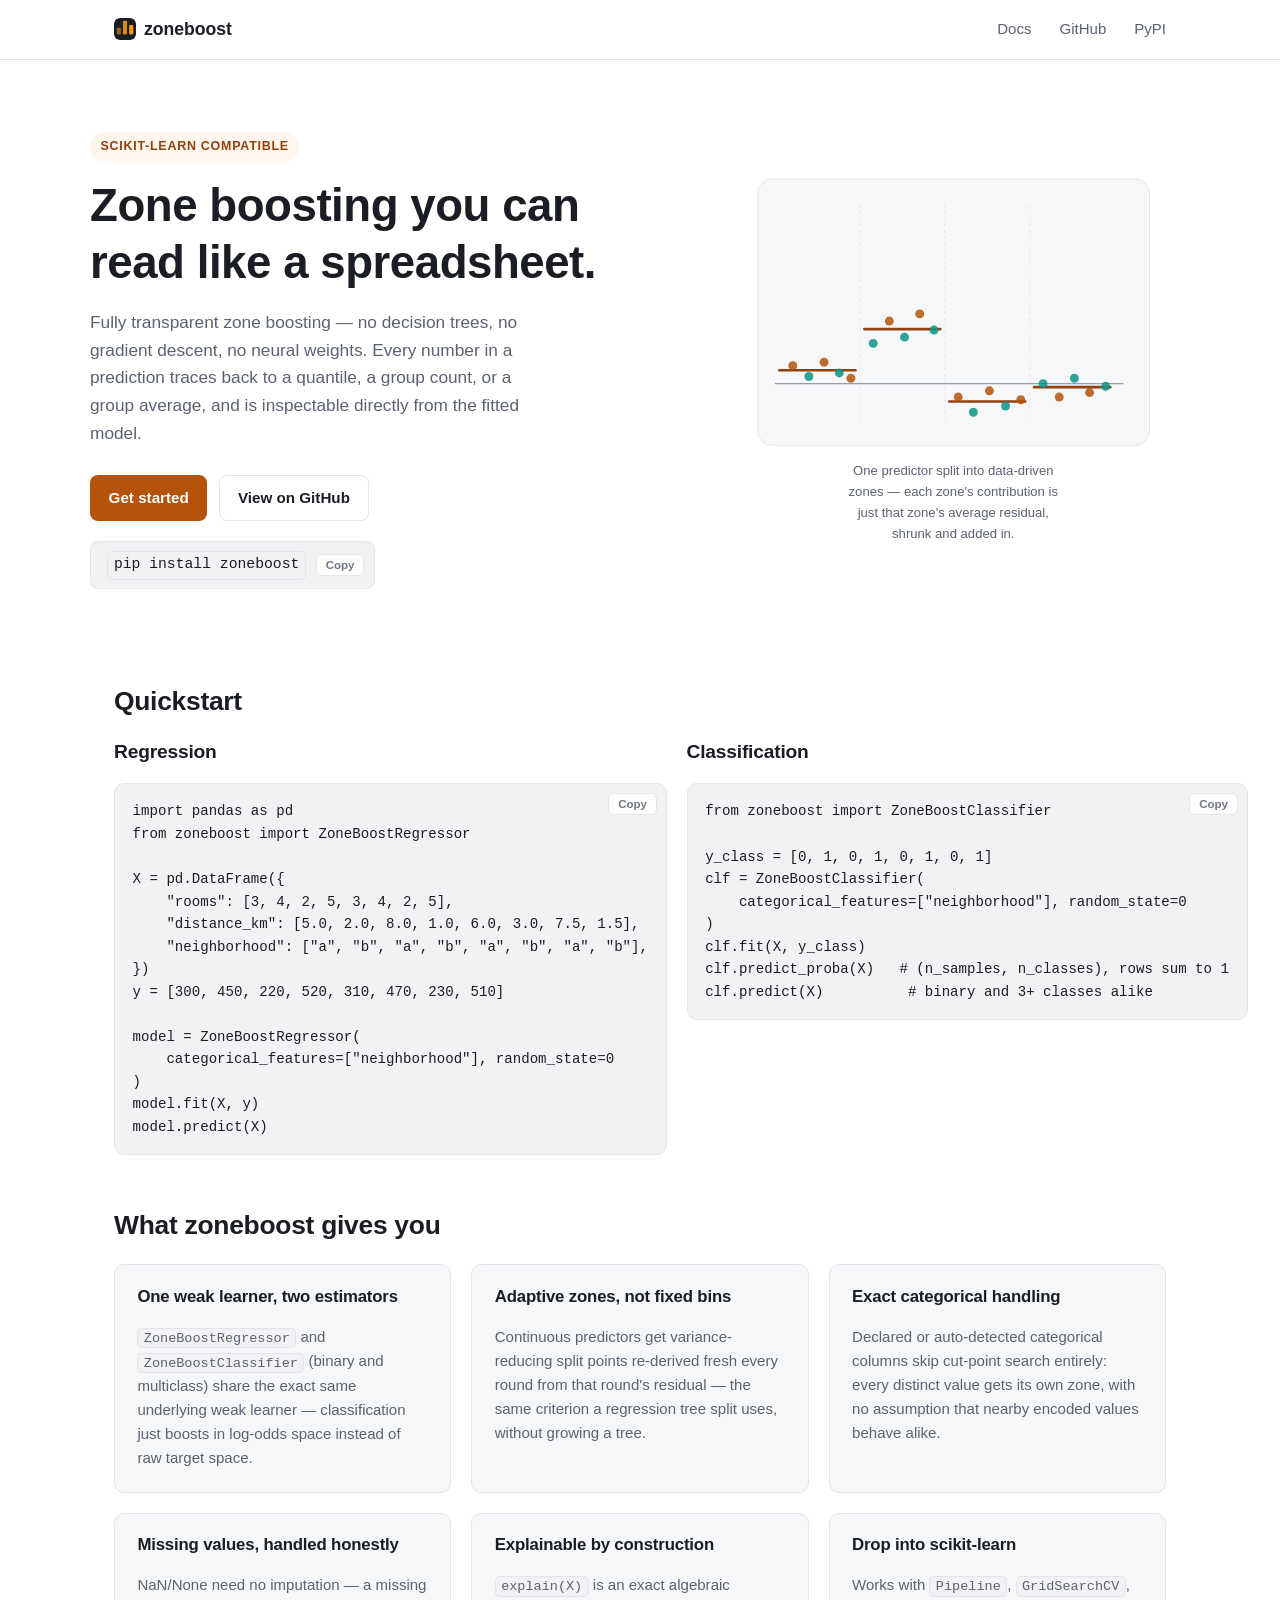
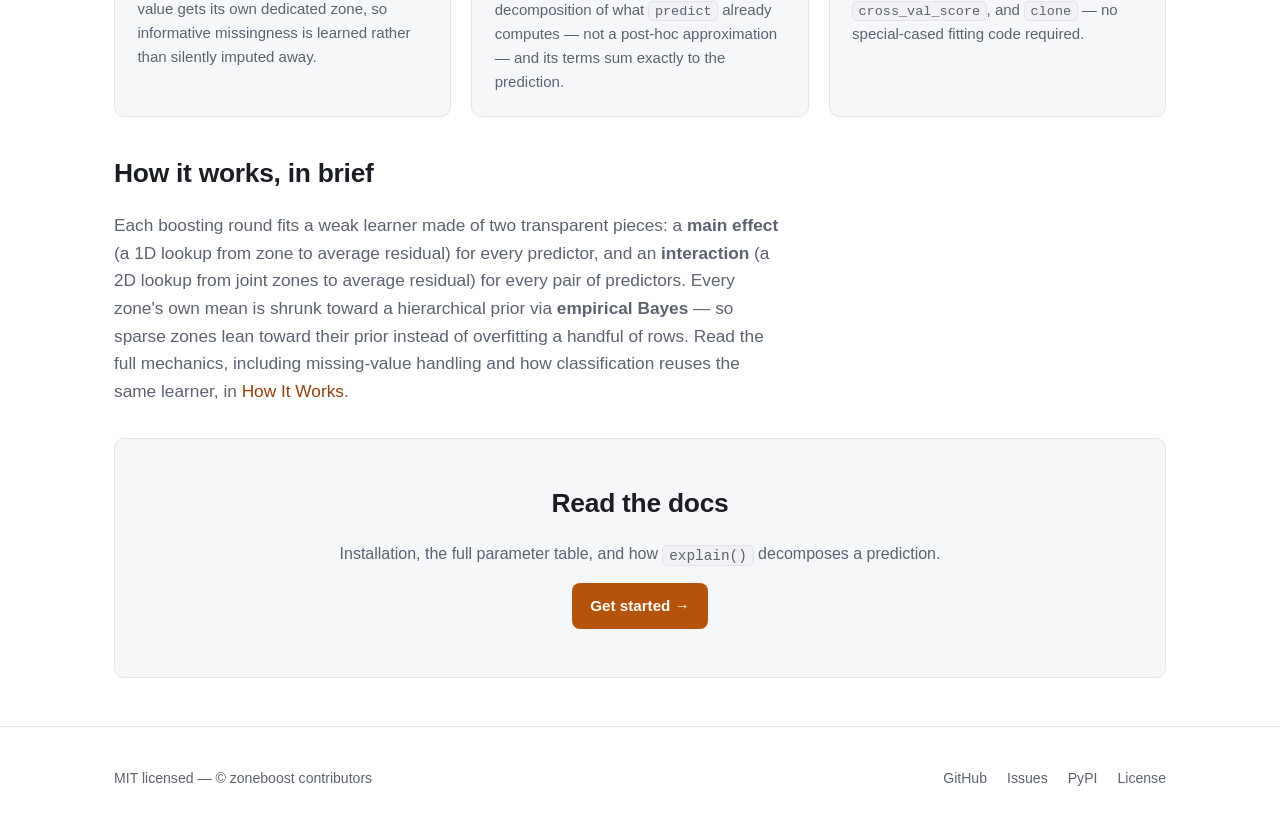
<file: docs/index.html>
<!doctype html>
<html lang="en">
<head>
<meta charset="utf-8">
<meta name="viewport" content="width=device-width, initial-scale=1">
<title>zoneboost — fully transparent zone boosting</title>
<meta name="description" content="Fully transparent zone boosting for regression and classification — no decision trees, no gradient descent, no neural weights. scikit-learn compatible.">
<link rel="icon" href="assets/favicon.svg" type="image/svg+xml">
<link rel="stylesheet" href="assets/style.css">
</head>
<body>

<header class="site-header">
  <div class="container">
    <a class="wordmark" href="index.html">
      <span class="mark"><img src="assets/favicon.svg" alt="" width="22" height="22"></span>
      zoneboost
    </a>
    <button class="nav-toggle" aria-label="Toggle navigation" aria-expanded="false">☰</button>
    <nav class="main-nav">
      <a href="getting-started.html">Docs</a>
      <a href="https://github.com/stainaz/zoneboost">GitHub</a>
      <a href="https://pypi.org/project/zoneboost/">PyPI</a>
    </nav>
  </div>
</header>

<main>
  <section class="hero container">
    <div class="hero-copy">
      <p class="eyebrow">scikit-learn compatible</p>
      <h1>Zone boosting you can read like a spreadsheet.</h1>
      <p class="lede">Fully transparent zone boosting — no decision trees, no
      gradient descent, no neural weights. Every number in a prediction traces back to a
      quantile, a group count, or a group average, and is inspectable directly from the
      fitted model.</p>
      <div class="hero-actions">
        <a class="btn btn-primary" href="getting-started.html">Get started</a>
        <a class="btn btn-ghost" href="https://github.com/stainaz/zoneboost">View on GitHub</a>
      </div>
      <div class="install-line">
        <code>pip install zoneboost</code>
        <button class="copy-btn" data-copy="pip install zoneboost">Copy</button>
      </div>
    </div>
    <figure class="hero-visual">
      <svg viewBox="0 0 440 300" xmlns="http://www.w3.org/2000/svg" role="img" aria-label="Four zones along a predictor axis, each with its own average residual line">
        <rect class="zbar-card" x="1" y="1" width="438" height="298" rx="16"/>
        <line class="zbar-boundary" x1="115" y1="30" x2="115" y2="270"/>
        <line class="zbar-boundary" x1="210" y1="30" x2="210" y2="270"/>
        <line class="zbar-boundary" x1="305" y1="30" x2="305" y2="270"/>
        <line class="zbar-axis" x1="20" y1="230" x2="410" y2="230" stroke-width="1.5"/>

        <line class="zbar-avg" x1="25" y1="215" x2="110" y2="215"/>
        <circle class="zbar-dot-a" cx="40" cy="210" r="5"/>
        <circle class="zbar-dot-b" cx="58" cy="222" r="5"/>
        <circle class="zbar-dot-a" cx="75" cy="206" r="5"/>
        <circle class="zbar-dot-b" cx="92" cy="218" r="5"/>
        <circle class="zbar-dot-a" cx="105" cy="224" r="5"/>

        <line class="zbar-avg" x1="120" y1="169" x2="205" y2="169"/>
        <circle class="zbar-dot-b" cx="130" cy="185" r="5"/>
        <circle class="zbar-dot-a" cx="148" cy="160" r="5"/>
        <circle class="zbar-dot-b" cx="165" cy="178" r="5"/>
        <circle class="zbar-dot-a" cx="182" cy="152" r="5"/>
        <circle class="zbar-dot-b" cx="198" cy="170" r="5"/>

        <line class="zbar-avg" x1="215" y1="250" x2="300" y2="250"/>
        <circle class="zbar-dot-a" cx="225" cy="245" r="5"/>
        <circle class="zbar-dot-b" cx="242" cy="262" r="5"/>
        <circle class="zbar-dot-a" cx="260" cy="238" r="5"/>
        <circle class="zbar-dot-b" cx="278" cy="255" r="5"/>
        <circle class="zbar-dot-a" cx="295" cy="248" r="5"/>

        <line class="zbar-avg" x1="310" y1="234" x2="395" y2="234"/>
        <circle class="zbar-dot-b" cx="320" cy="230" r="5"/>
        <circle class="zbar-dot-a" cx="338" cy="245" r="5"/>
        <circle class="zbar-dot-b" cx="355" cy="224" r="5"/>
        <circle class="zbar-dot-a" cx="372" cy="240" r="5"/>
        <circle class="zbar-dot-b" cx="390" cy="233" r="5"/>
      </svg>
      <figcaption>One predictor split into data-driven zones — each zone's contribution is
      just that zone's average residual, shrunk and added in.</figcaption>
    </figure>
  </section>

  <section class="container">
    <h2>Quickstart</h2>
    <div class="two-col">
      <div>
        <h3>Regression</h3>
        <pre><code>import pandas as pd
from zoneboost import ZoneBoostRegressor

X = pd.DataFrame({
    "rooms": [3, 4, 2, 5, 3, 4, 2, 5],
    "distance_km": [5.0, 2.0, 8.0, 1.0, 6.0, 3.0, 7.5, 1.5],
    "neighborhood": ["a", "b", "a", "b", "a", "b", "a", "b"],
})
y = [300, 450, 220, 520, 310, 470, 230, 510]

model = ZoneBoostRegressor(
    categorical_features=["neighborhood"], random_state=0
)
model.fit(X, y)
model.predict(X)</code></pre>
      </div>
      <div>
        <h3>Classification</h3>
        <pre><code>from zoneboost import ZoneBoostClassifier

y_class = [0, 1, 0, 1, 0, 1, 0, 1]
clf = ZoneBoostClassifier(
    categorical_features=["neighborhood"], random_state=0
)
clf.fit(X, y_class)
clf.predict_proba(X)   # (n_samples, n_classes), rows sum to 1
clf.predict(X)          # binary and 3+ classes alike</code></pre>
      </div>
    </div>
  </section>

  <section class="container">
    <h2>What zoneboost gives you</h2>
    <div class="features">
      <div class="card">
        <h3>One weak learner, two estimators</h3>
        <p><code>ZoneBoostRegressor</code> and <code>ZoneBoostClassifier</code> (binary and
        multiclass) share the exact same underlying weak learner — classification just
        boosts in log-odds space instead of raw target space.</p>
      </div>
      <div class="card">
        <h3>Adaptive zones, not fixed bins</h3>
        <p>Continuous predictors get variance-reducing split points re-derived fresh every
        round from that round's residual — the same criterion a regression tree split
        uses, without growing a tree.</p>
      </div>
      <div class="card">
        <h3>Exact categorical handling</h3>
        <p>Declared or auto-detected categorical columns skip cut-point search entirely:
        every distinct value gets its own zone, with no assumption that nearby encoded
        values behave alike.</p>
      </div>
      <div class="card">
        <h3>Missing values, handled honestly</h3>
        <p>NaN/None need no imputation — a missing value gets its own dedicated zone, so
        informative missingness is learned rather than silently imputed away.</p>
      </div>
      <div class="card">
        <h3>Explainable by construction</h3>
        <p><code>explain(X)</code> is an exact algebraic decomposition of what
        <code>predict</code> already computes — not a post-hoc approximation — and its
        terms sum exactly to the prediction.</p>
      </div>
      <div class="card">
        <h3>Drop into scikit-learn</h3>
        <p>Works with <code>Pipeline</code>, <code>GridSearchCV</code>,
        <code>cross_val_score</code>, and <code>clone</code> — no special-cased fitting
        code required.</p>
      </div>
    </div>
  </section>

  <section class="container">
    <h2>How it works, in brief</h2>
    <p class="lede" style="max-width:70ch">Each boosting round fits a weak learner made of
    two transparent pieces: a <strong>main effect</strong> (a 1D lookup from zone to
    average residual) for every predictor, and an <strong>interaction</strong> (a 2D
    lookup from joint zones to average residual) for every pair of predictors. Every
    zone's own mean is shrunk toward a hierarchical prior via <strong>empirical
    Bayes</strong> — so sparse zones lean toward their prior instead of overfitting a
    handful of rows. Read the full mechanics, including missing-value handling
    and how classification reuses the same learner, in
    <a href="how-it-works.html">How It Works</a>.</p>
  </section>

  <section class="container">
    <div class="cta">
      <h2>Read the docs</h2>
      <p class="text-muted">Installation, the full parameter table, and how
      <code>explain()</code> decomposes a prediction.</p>
      <a class="btn btn-primary" href="getting-started.html">Get started →</a>
    </div>
  </section>
</main>

<footer class="site-footer">
  <div class="container">
    <span>MIT licensed — © zoneboost contributors</span>
    <div class="footer-links">
      <a href="https://github.com/stainaz/zoneboost">GitHub</a>
      <a href="https://github.com/stainaz/zoneboost/issues">Issues</a>
      <a href="https://pypi.org/project/zoneboost/">PyPI</a>
      <a href="https://github.com/stainaz/zoneboost/blob/main/LICENSE">License</a>
    </div>
  </div>
</footer>

<script src="assets/script.js"></script>
</body>
</html>
</file>
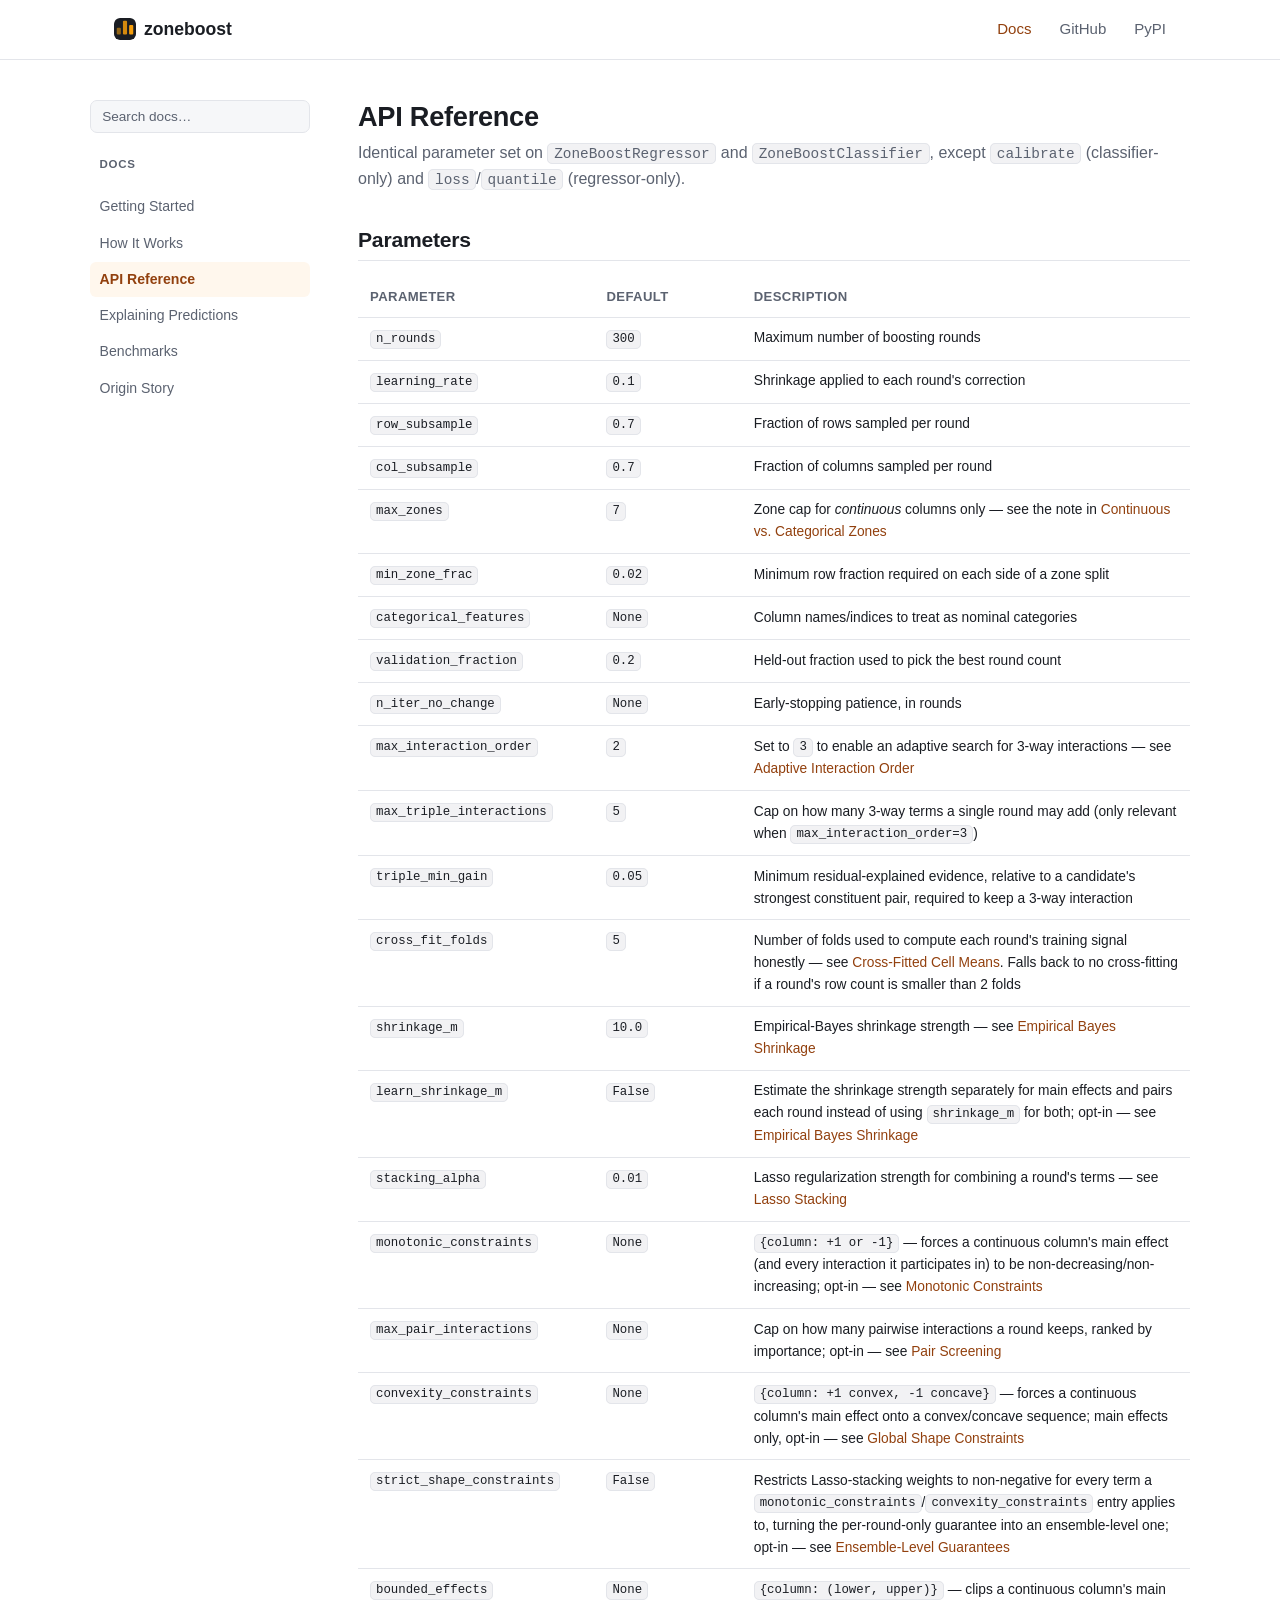
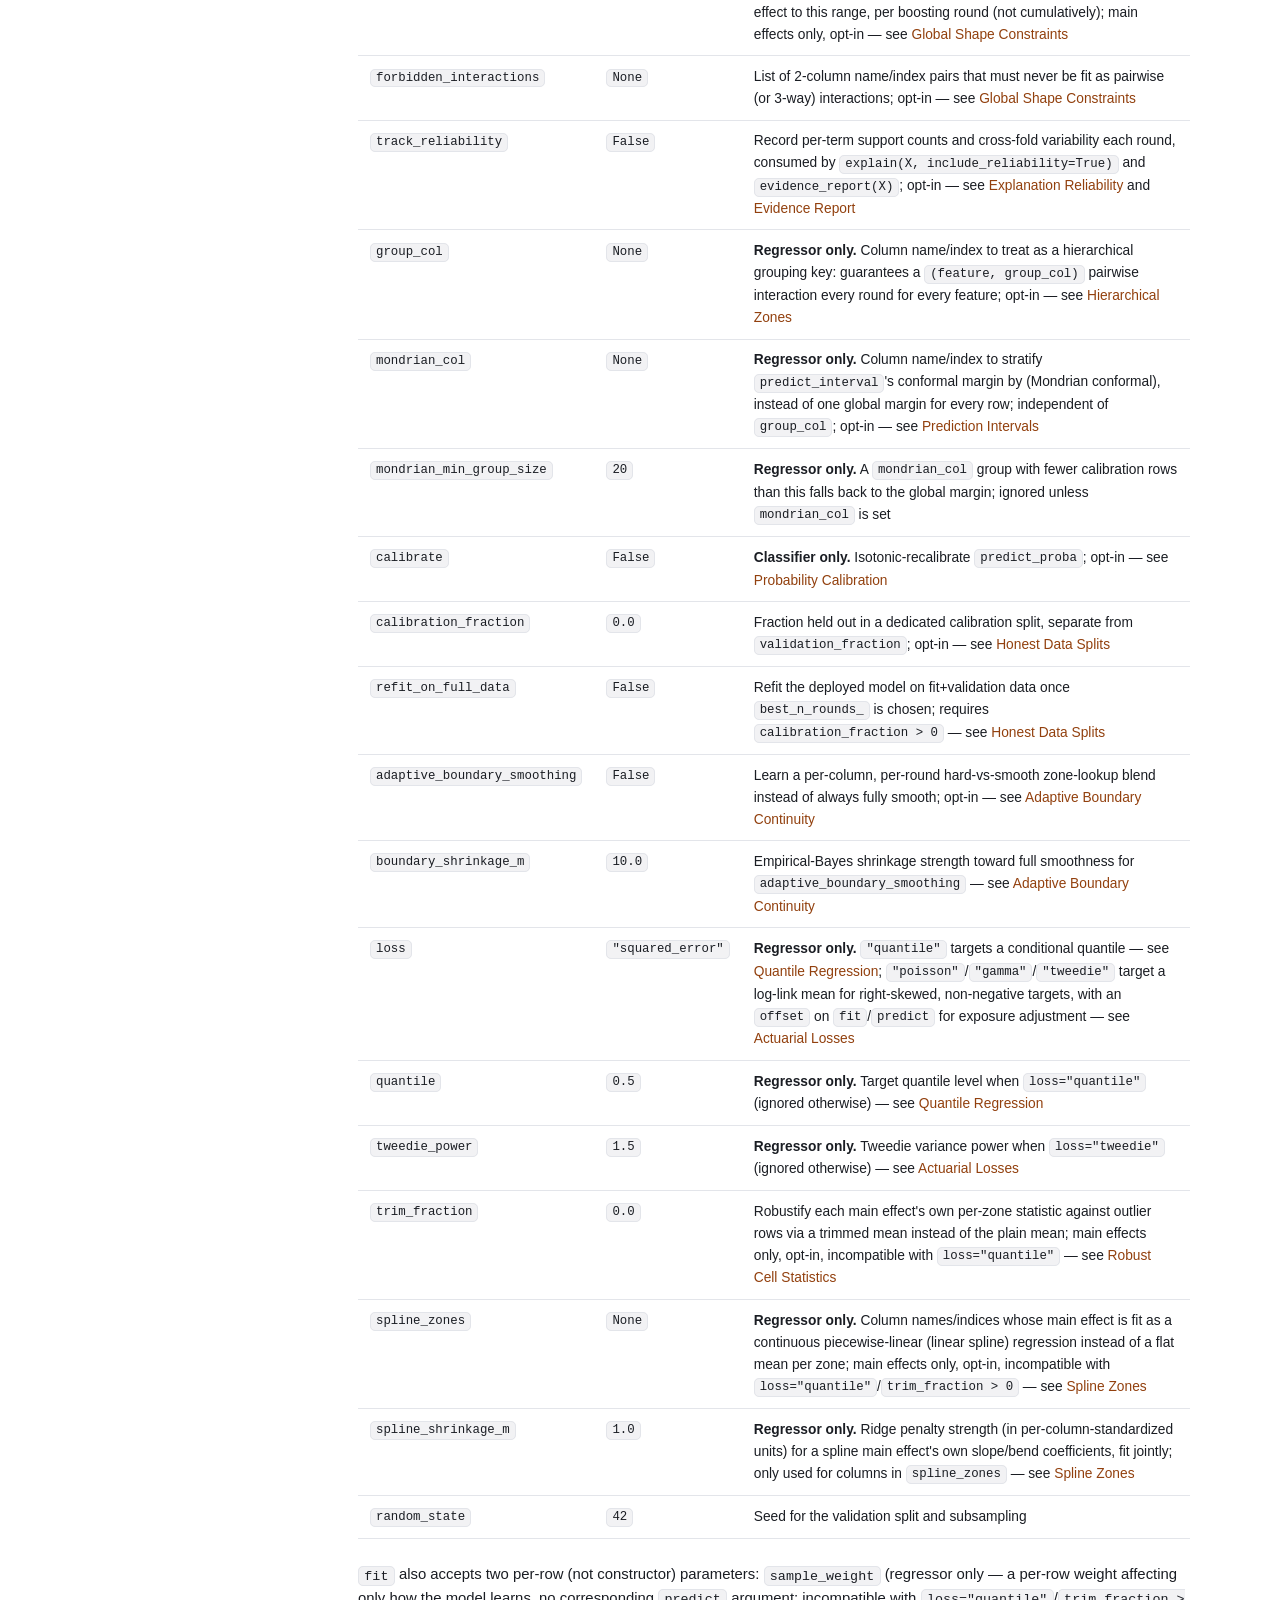
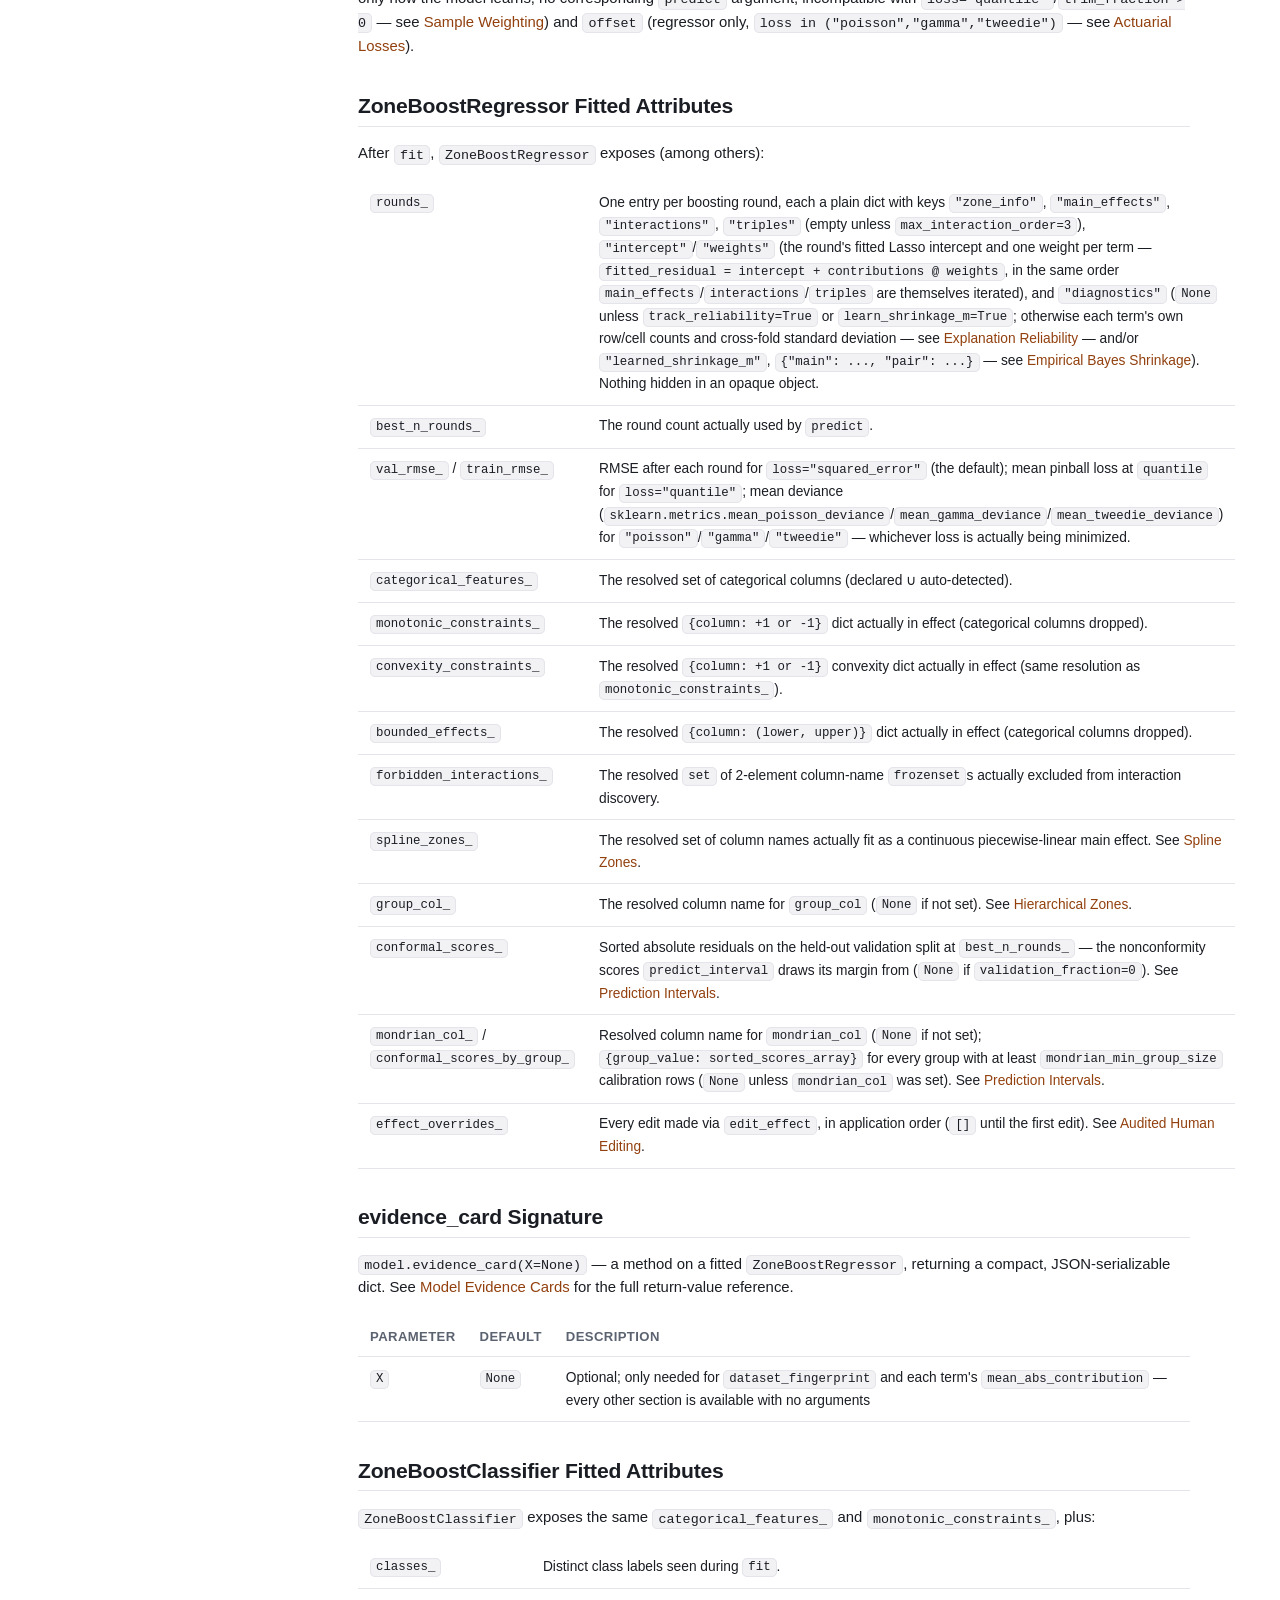
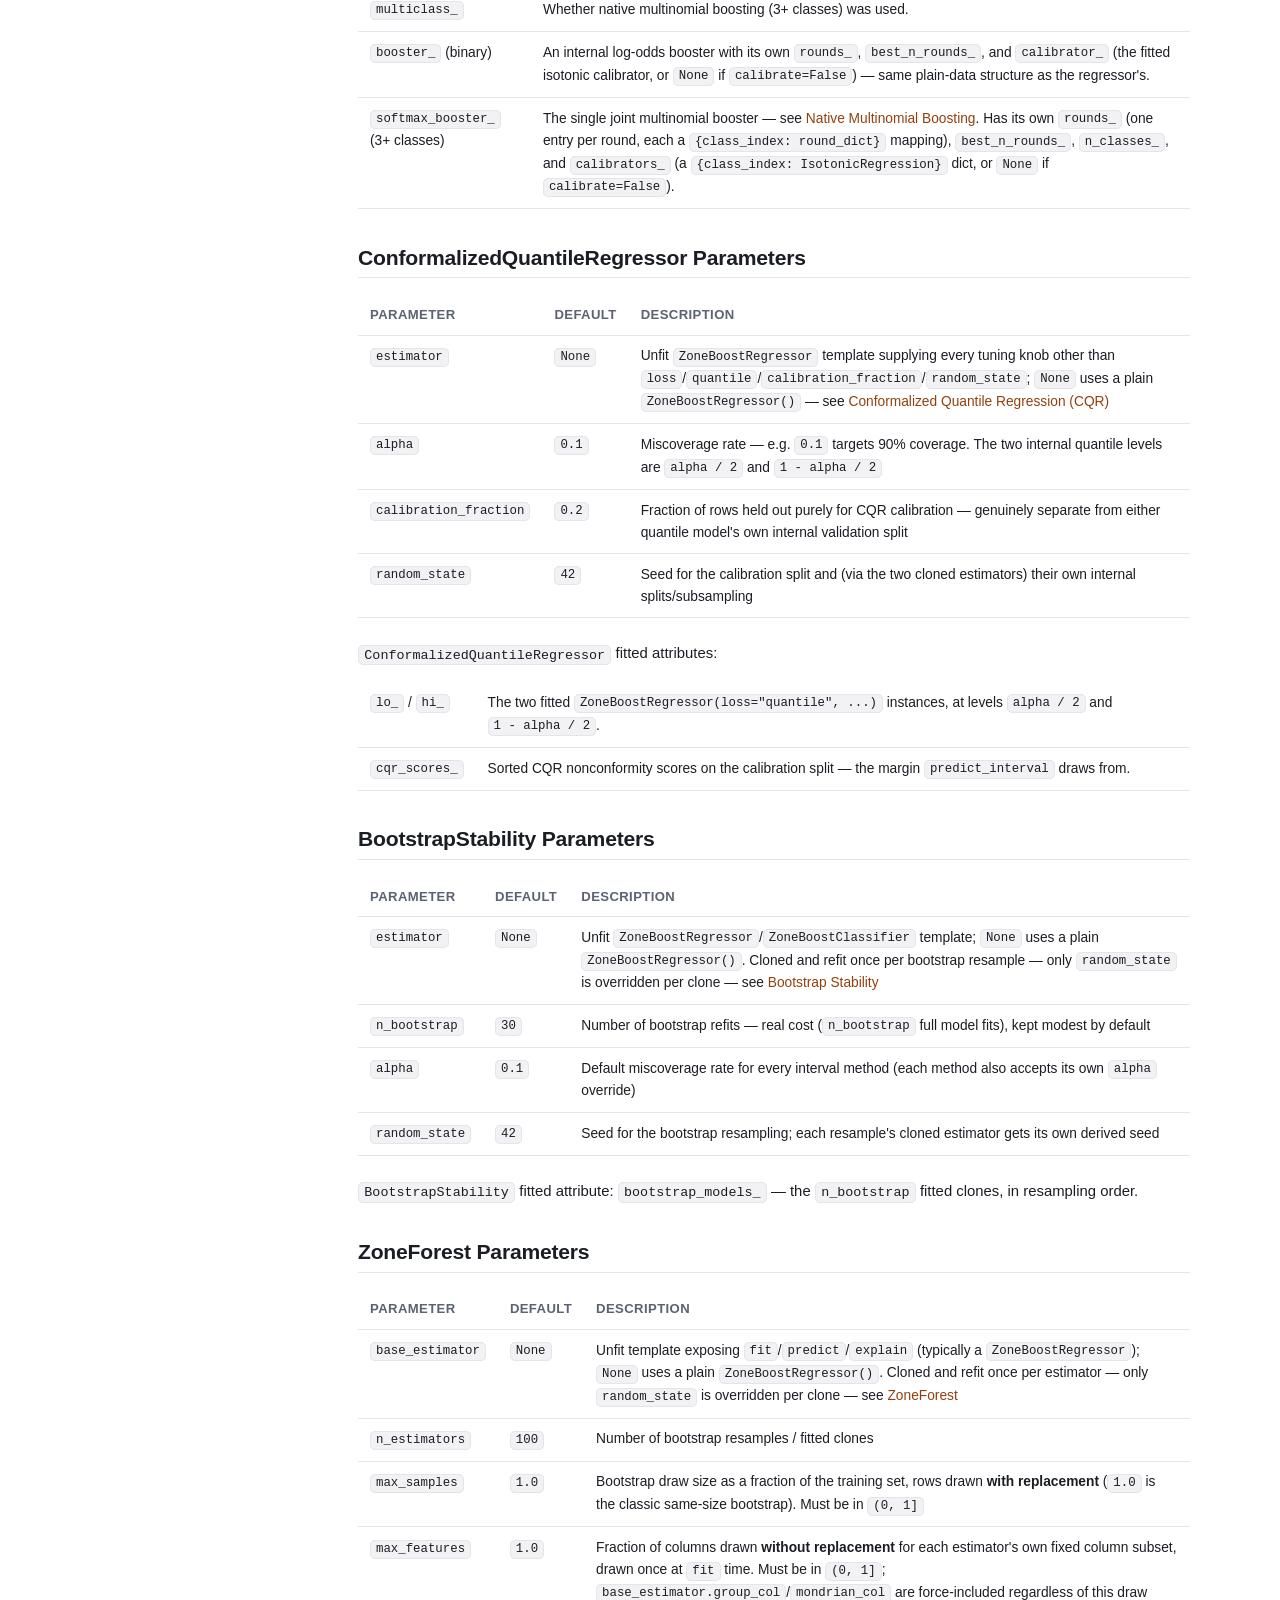
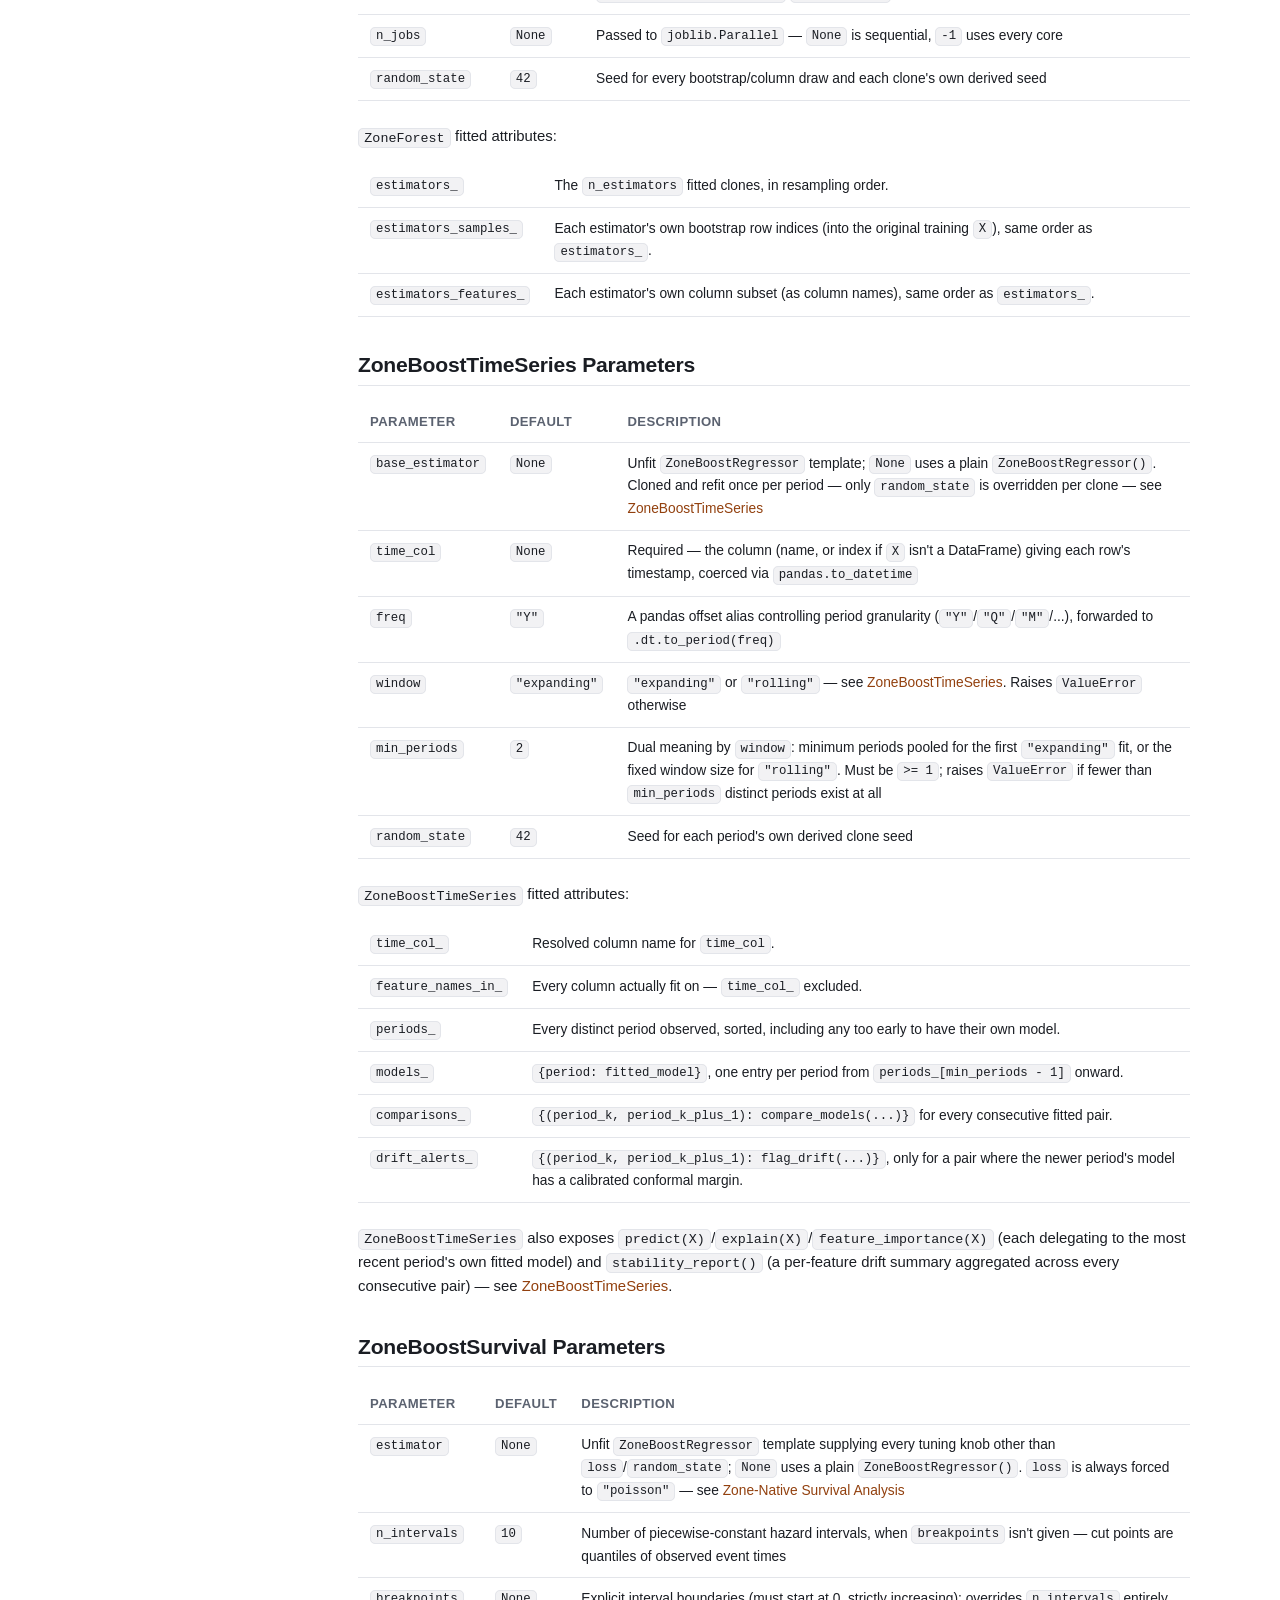
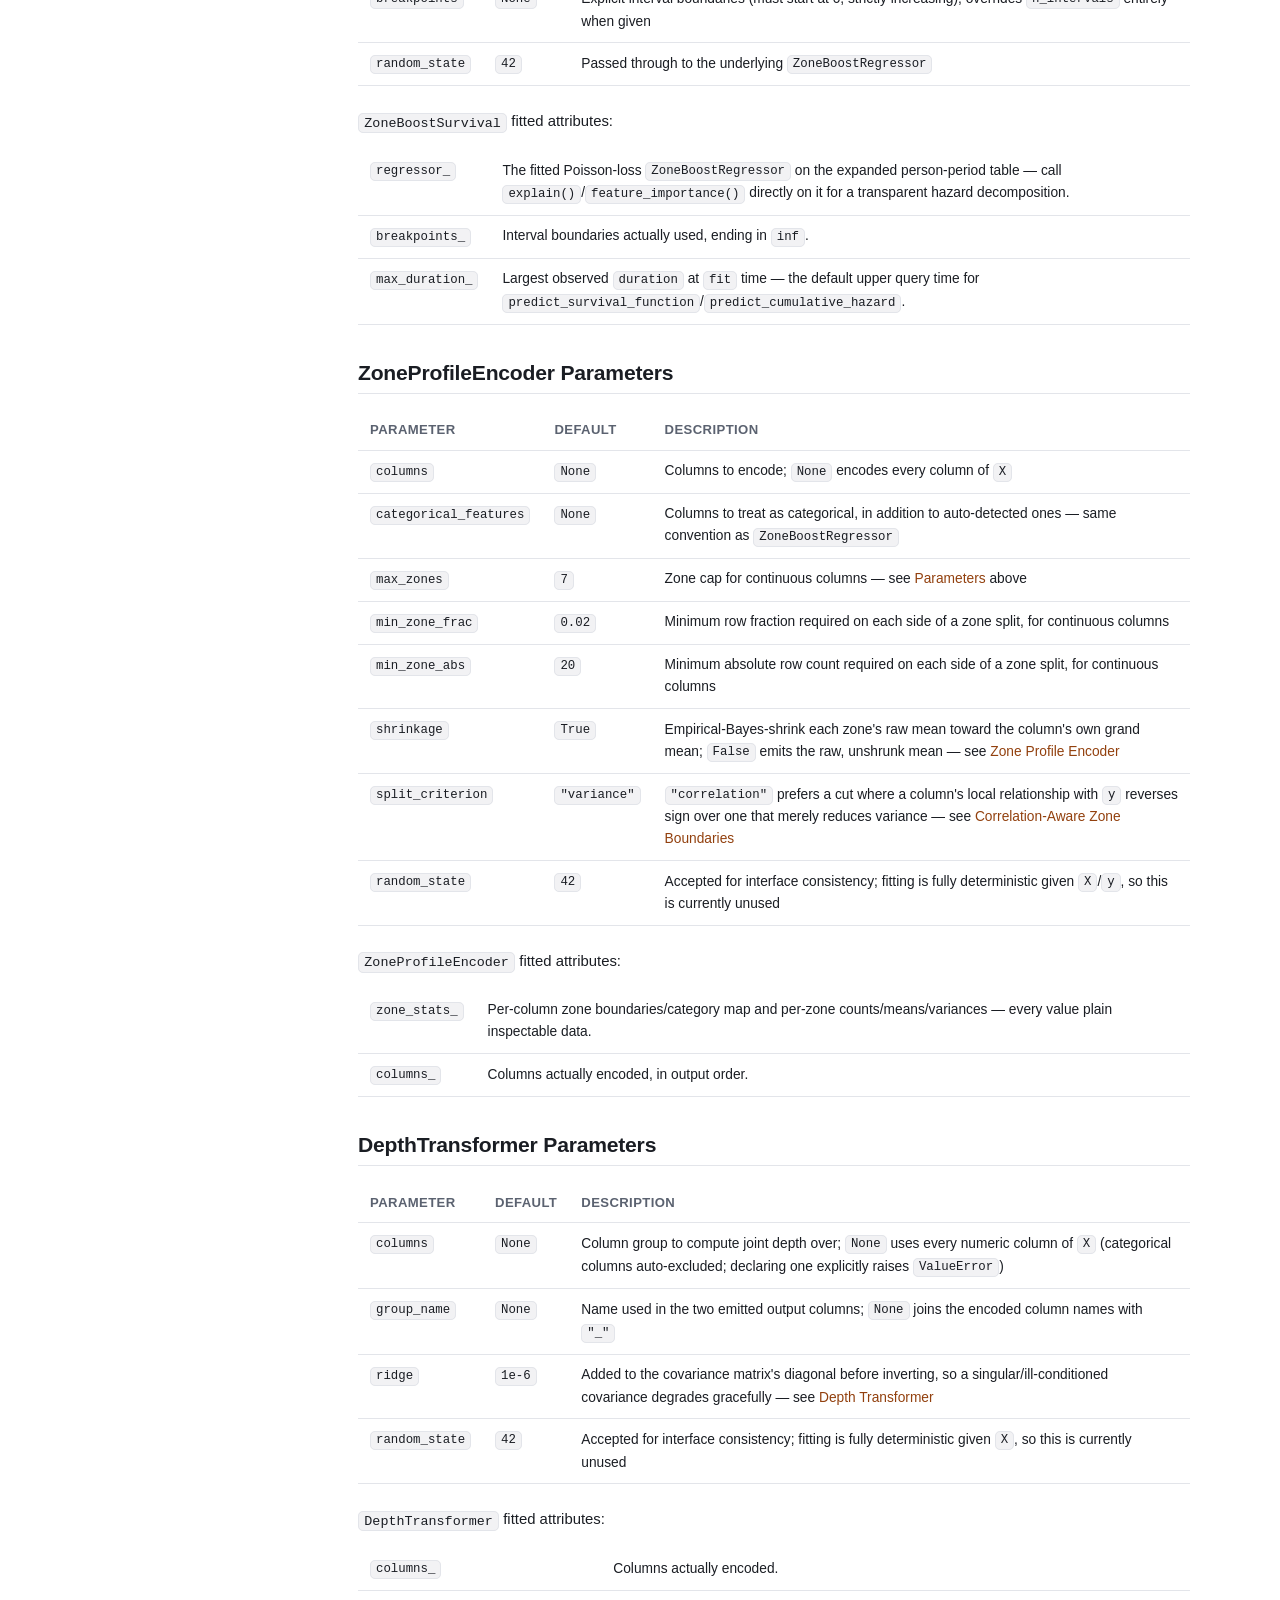
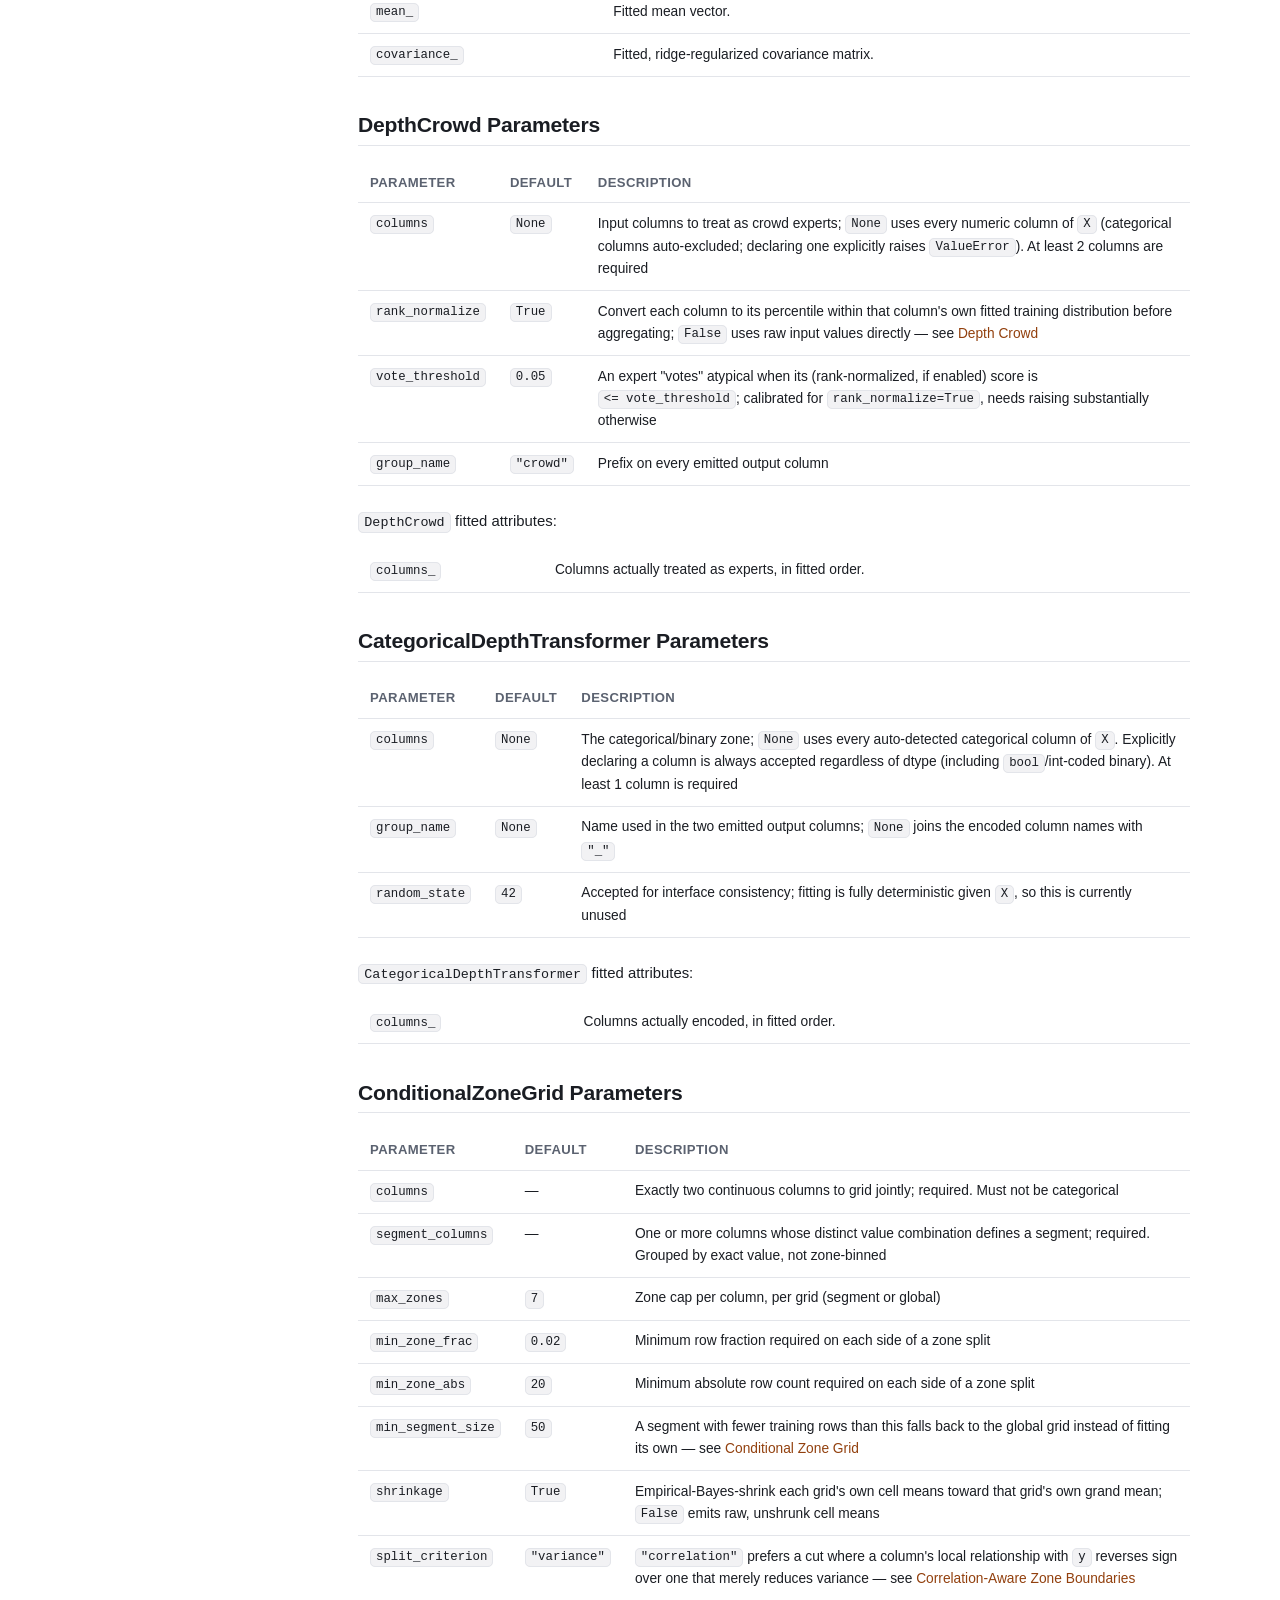
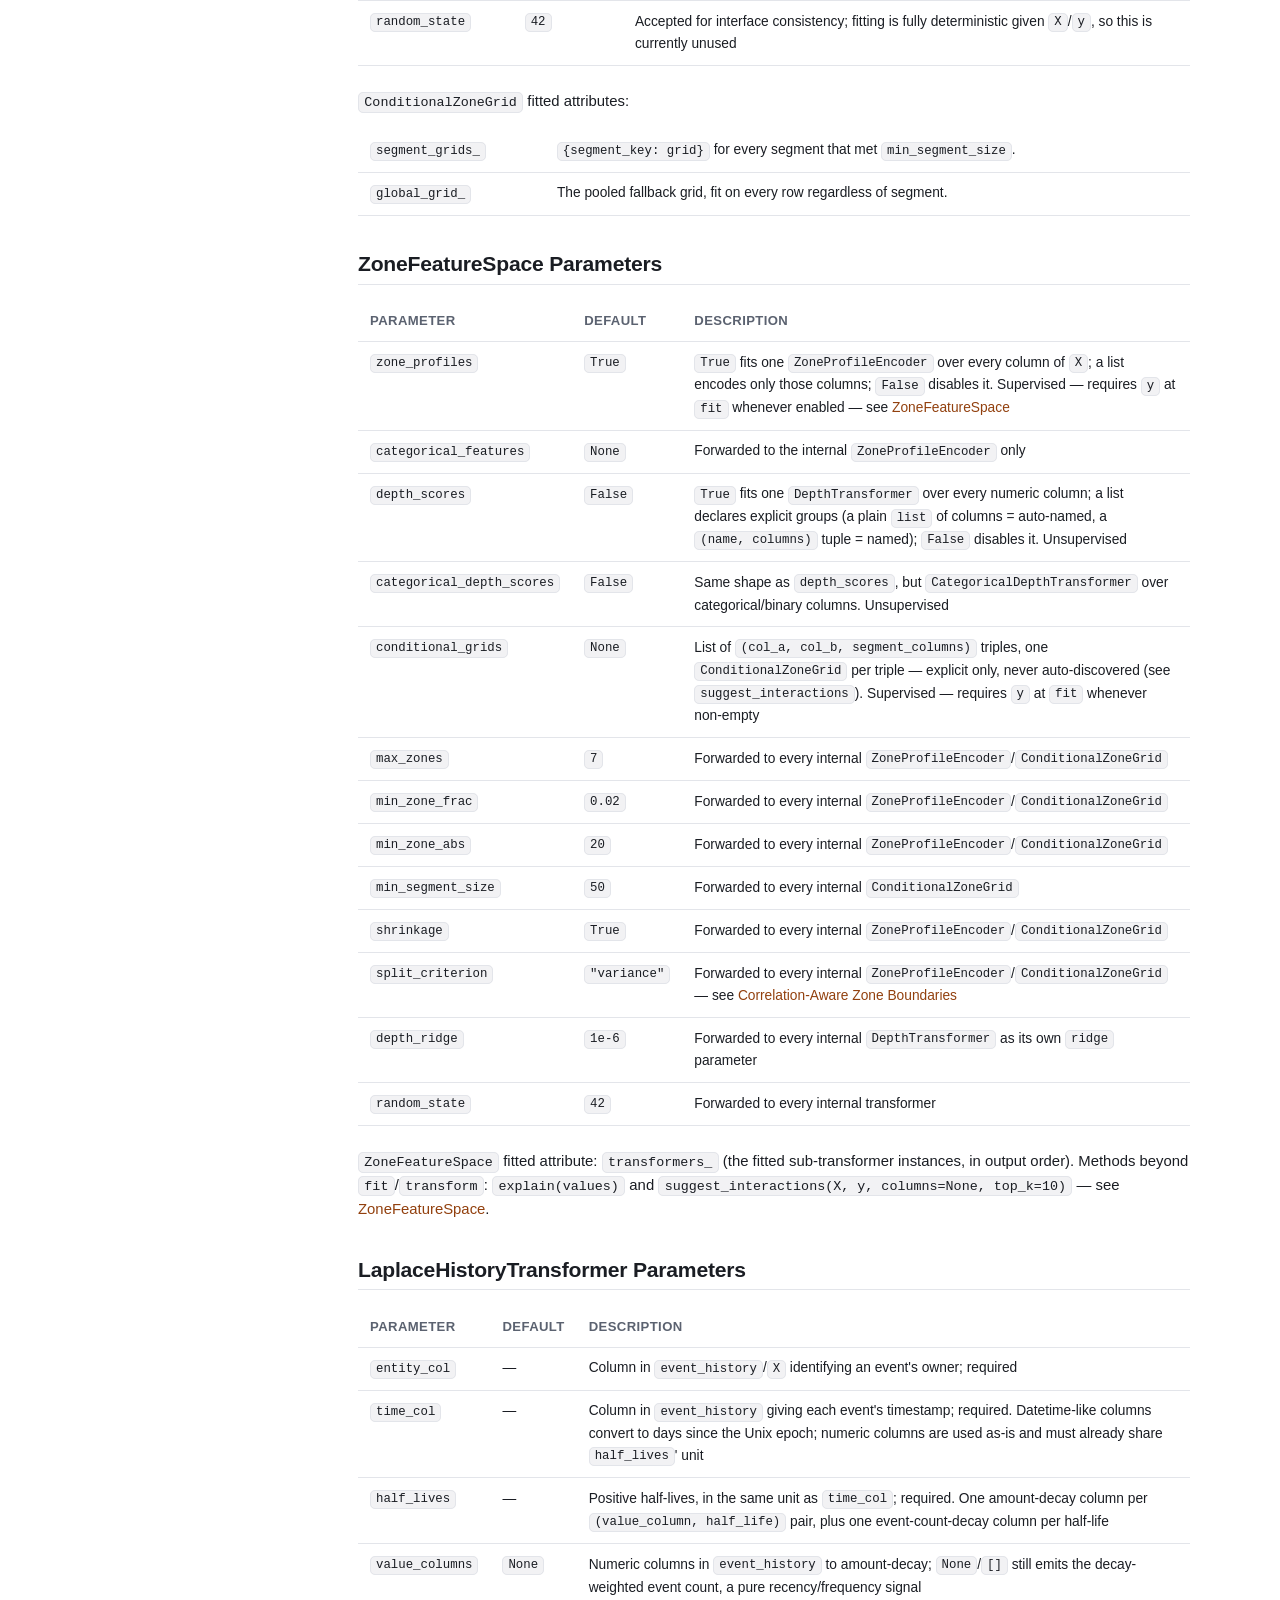
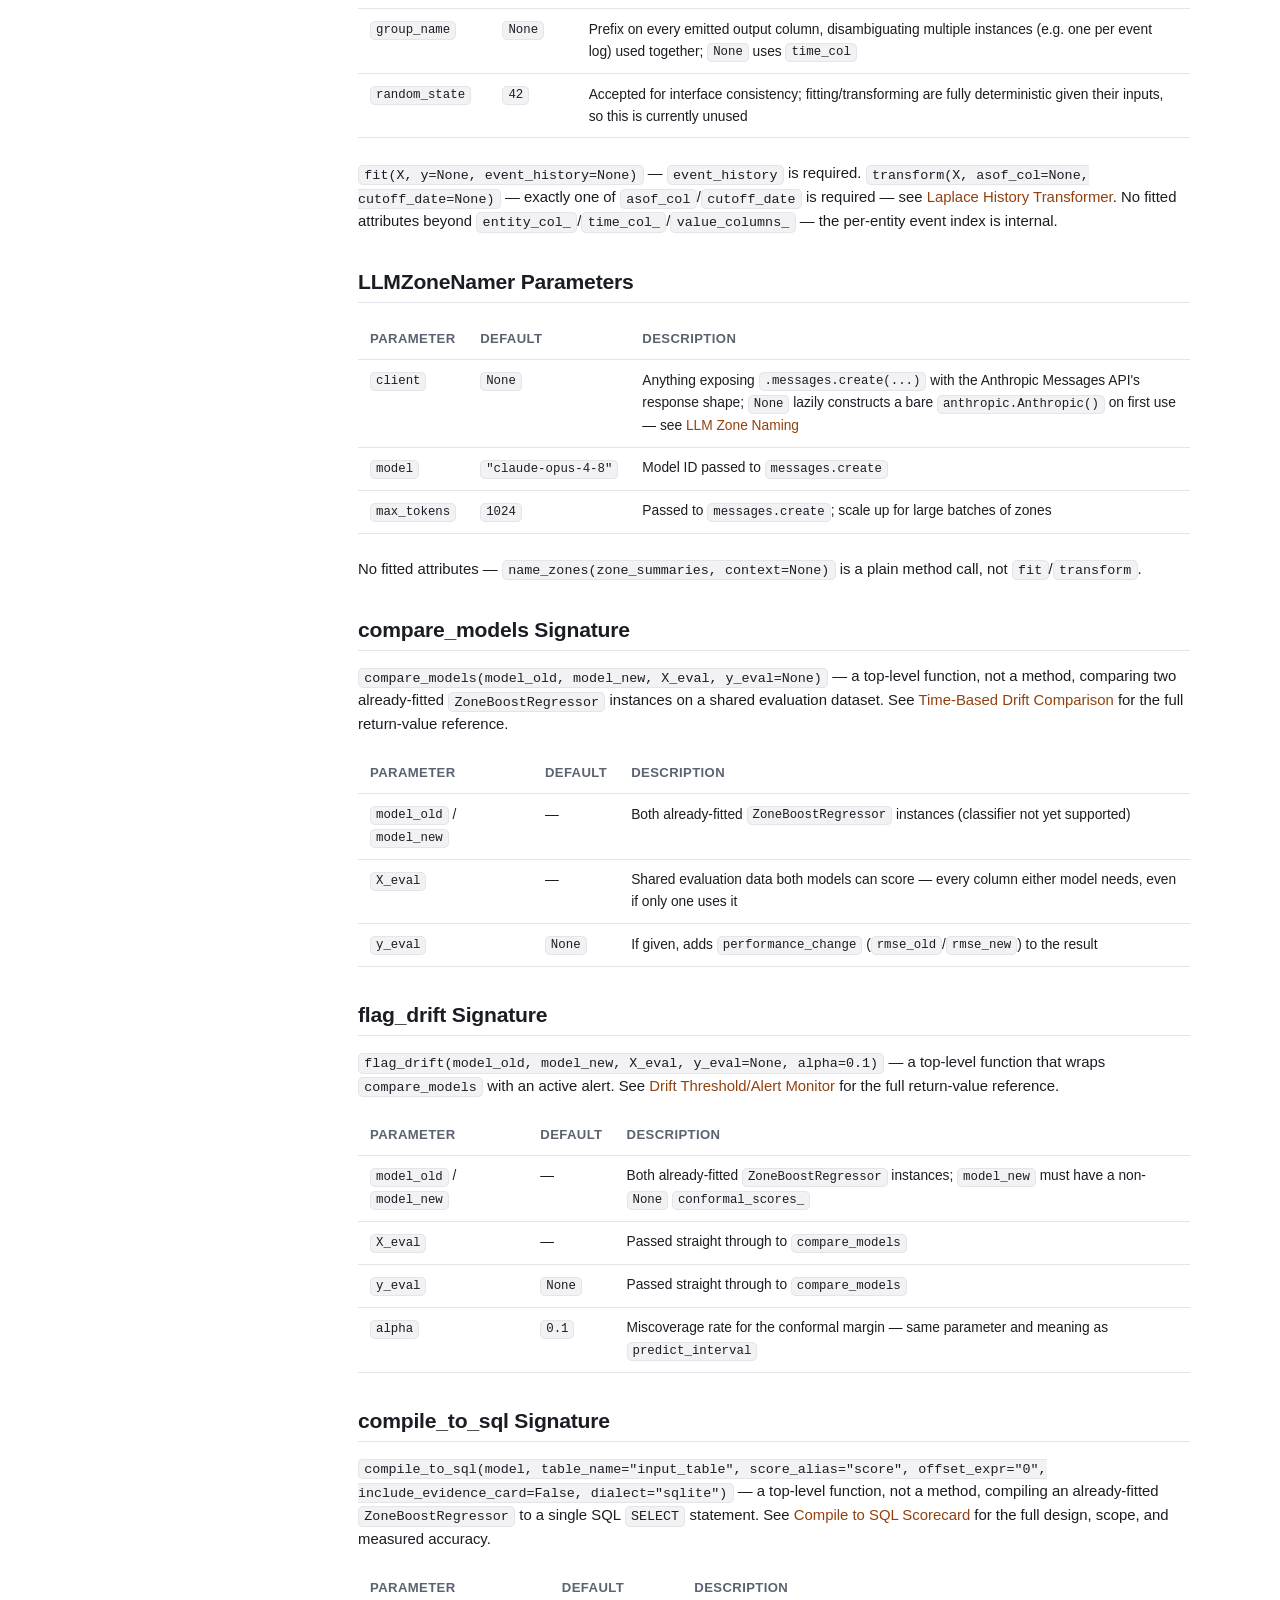
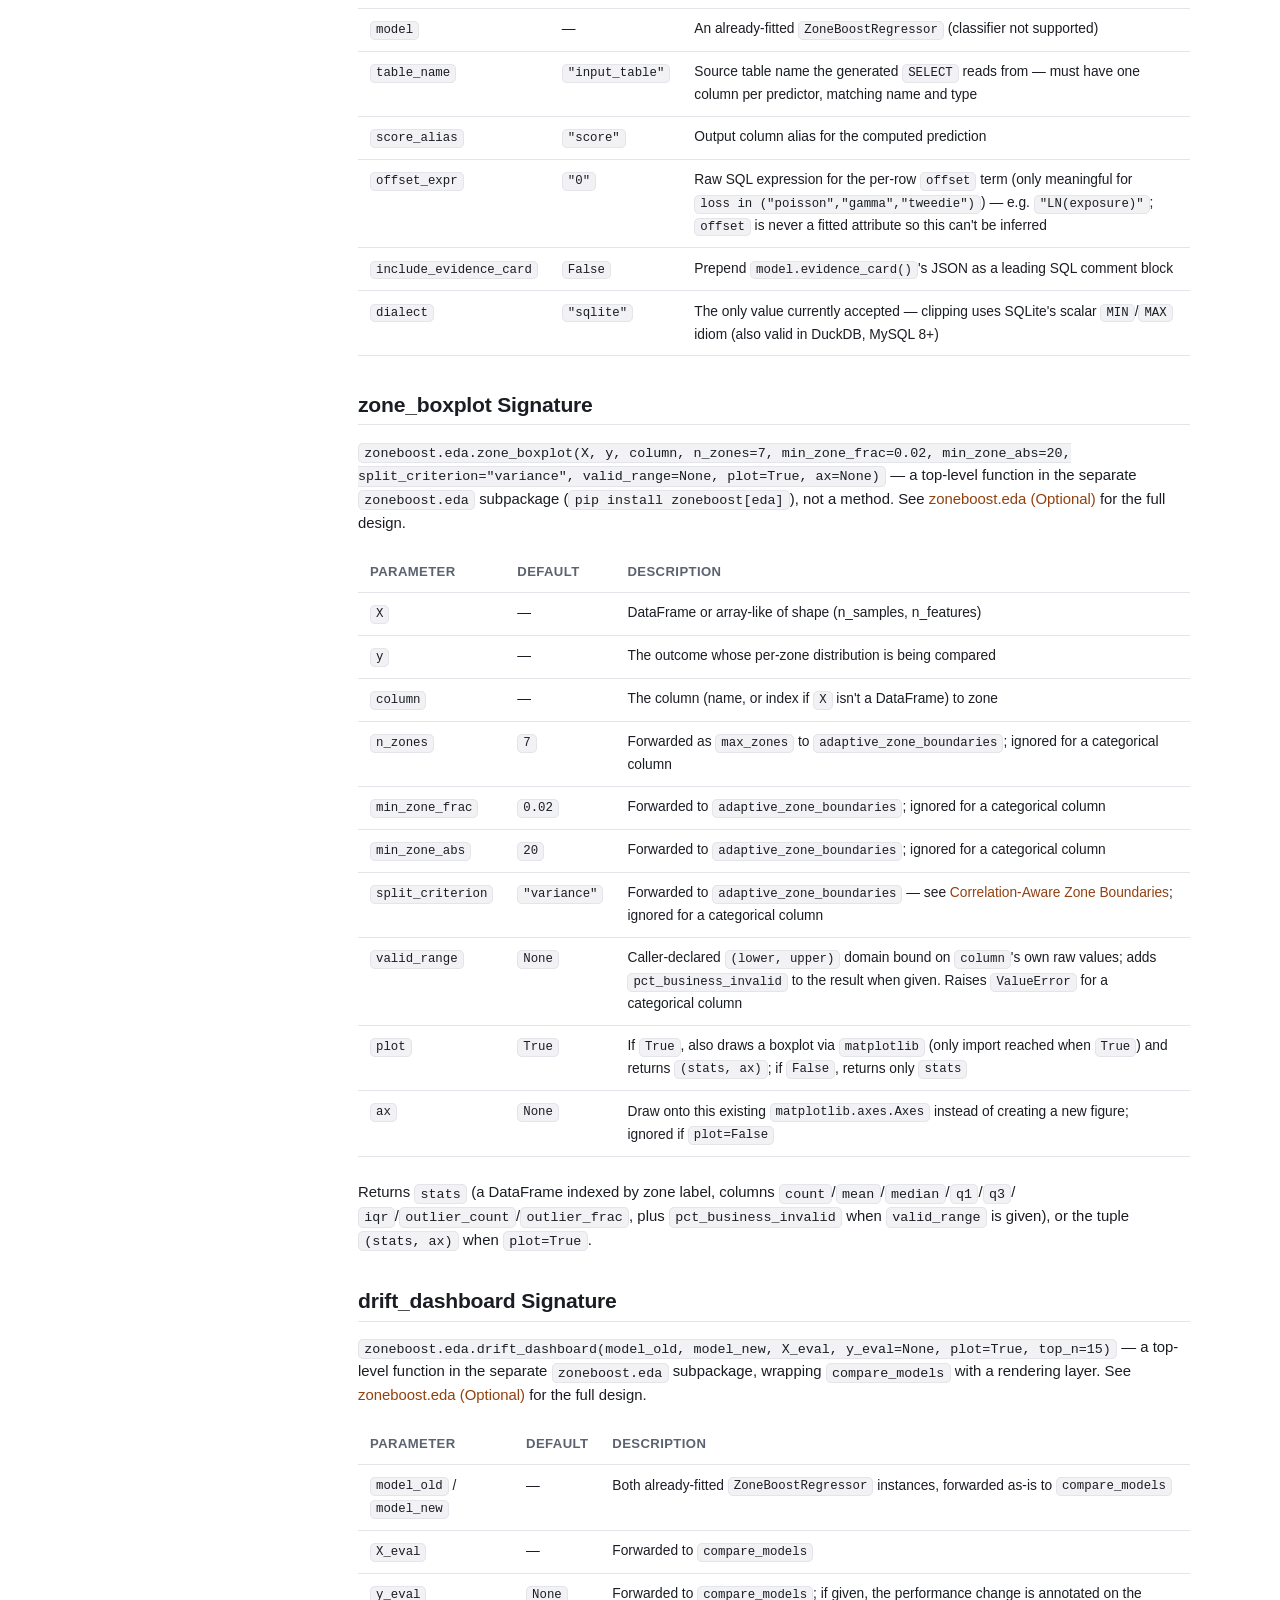
<file: docs/api-reference.html>
<!doctype html>
<html lang="en">
<head>
<meta charset="utf-8">
<meta name="viewport" content="width=device-width, initial-scale=1">
<title>API Reference — zoneboost docs</title>
<meta name="description" content="zoneboost parameter table and fitted attributes for ZoneBoostRegressor and ZoneBoostClassifier.">
<link rel="icon" href="assets/favicon.svg" type="image/svg+xml">
<link rel="stylesheet" href="assets/style.css">
</head>
<body>

<header class="site-header">
  <div class="container">
    <a class="wordmark" href="index.html">
      <span class="mark"><img src="assets/favicon.svg" alt="" width="22" height="22"></span>
      zoneboost
    </a>
    <button class="nav-toggle" aria-label="Toggle navigation" aria-expanded="false">☰</button>
    <nav class="main-nav">
      <a href="getting-started.html" aria-current="page">Docs</a>
      <a href="https://github.com/stainaz/zoneboost">GitHub</a>
      <a href="https://pypi.org/project/zoneboost/">PyPI</a>
    </nav>
  </div>
</header>

<div class="docs-layout container">
  <button class="sidebar-toggle" aria-expanded="false">☰ Docs menu</button>
  <aside class="docs-sidebar">
    <div class="docs-search">
      <input type="text" placeholder="Search docs…" aria-label="Search docs" autocomplete="off">
      <div class="search-results"></div>
    </div>
    <p class="docs-nav-label">Docs</p>
    <nav>
      <a href="getting-started.html">Getting Started</a>
      <a href="how-it-works.html">How It Works</a>
      <a href="api-reference.html" aria-current="page">API Reference</a>
      <a href="explaining-predictions.html">Explaining Predictions</a>
      <a href="benchmarks.html">Benchmarks</a>
      <a href="origin-story.html">Origin Story</a>
    </nav>
  </aside>

  <article class="docs-content">
    <h1>API Reference</h1>
    <p class="subtitle">Identical parameter set on <code>ZoneBoostRegressor</code> and
    <code>ZoneBoostClassifier</code>, except <code>calibrate</code>
    (classifier-only) and <code>loss</code>/<code>quantile</code> (regressor-only).</p>

    <h2 id="parameters">Parameters</h2>
    <table>
      <thead><tr><th>Parameter</th><th>Default</th><th>Description</th></tr></thead>
      <tbody>
        <tr><td><code>n_rounds</code></td><td><code>300</code></td><td>Maximum number of boosting rounds</td></tr>
        <tr><td><code>learning_rate</code></td><td><code>0.1</code></td><td>Shrinkage applied to each round's correction</td></tr>
        <tr><td><code>row_subsample</code></td><td><code>0.7</code></td><td>Fraction of rows sampled per round</td></tr>
        <tr><td><code>col_subsample</code></td><td><code>0.7</code></td><td>Fraction of columns sampled per round</td></tr>
        <tr><td><code>max_zones</code></td><td><code>7</code></td><td>Zone cap for <em>continuous</em> columns only — see the note in <a href="how-it-works.html#continuous-vs-categorical">Continuous vs. Categorical Zones</a></td></tr>
        <tr><td><code>min_zone_frac</code></td><td><code>0.02</code></td><td>Minimum row fraction required on each side of a zone split</td></tr>
        <tr><td><code>categorical_features</code></td><td><code>None</code></td><td>Column names/indices to treat as nominal categories</td></tr>
        <tr><td><code>validation_fraction</code></td><td><code>0.2</code></td><td>Held-out fraction used to pick the best round count</td></tr>
        <tr><td><code>n_iter_no_change</code></td><td><code>None</code></td><td>Early-stopping patience, in rounds</td></tr>
        <tr><td><code>max_interaction_order</code></td><td><code>2</code></td><td>Set to <code>3</code> to enable an adaptive search for 3-way interactions — see <a href="how-it-works.html#adaptive-interaction-order">Adaptive Interaction Order</a></td></tr>
        <tr><td><code>max_triple_interactions</code></td><td><code>5</code></td><td>Cap on how many 3-way terms a single round may add (only relevant when <code>max_interaction_order=3</code>)</td></tr>
        <tr><td><code>triple_min_gain</code></td><td><code>0.05</code></td><td>Minimum residual-explained evidence, relative to a candidate's strongest constituent pair, required to keep a 3-way interaction</td></tr>
        <tr><td><code>cross_fit_folds</code></td><td><code>5</code></td><td>Number of folds used to compute each round's training signal honestly — see <a href="how-it-works.html#cross-fitted-cell-means">Cross-Fitted Cell Means</a>. Falls back to no cross-fitting if a round's row count is smaller than 2 folds</td></tr>
        <tr><td><code>shrinkage_m</code></td><td><code>10.0</code></td><td>Empirical-Bayes shrinkage strength — see <a href="how-it-works.html#empirical-bayes-shrinkage">Empirical Bayes Shrinkage</a></td></tr>
        <tr><td><code>learn_shrinkage_m</code></td><td><code>False</code></td><td>Estimate the shrinkage strength separately for main effects and pairs each round instead of using <code>shrinkage_m</code> for both; opt-in — see <a href="how-it-works.html#empirical-bayes-shrinkage">Empirical Bayes Shrinkage</a></td></tr>
        <tr><td><code>stacking_alpha</code></td><td><code>0.01</code></td><td>Lasso regularization strength for combining a round's terms — see <a href="how-it-works.html#lasso-stacking">Lasso Stacking</a></td></tr>
        <tr><td><code>monotonic_constraints</code></td><td><code>None</code></td><td><code>{column: +1 or -1}</code> — forces a continuous column's main effect (and every interaction it participates in) to be non-decreasing/non-increasing; opt-in — see <a href="how-it-works.html#monotonic-constraints">Monotonic Constraints</a></td></tr>
        <tr><td><code>max_pair_interactions</code></td><td><code>None</code></td><td>Cap on how many pairwise interactions a round keeps, ranked by importance; opt-in — see <a href="how-it-works.html#pair-screening">Pair Screening</a></td></tr>
        <tr><td><code>convexity_constraints</code></td><td><code>None</code></td><td><code>{column: +1 convex, -1 concave}</code> — forces a continuous column's main effect onto a convex/concave sequence; main effects only, opt-in — see <a href="how-it-works.html#global-shape-constraints">Global Shape Constraints</a></td></tr>
        <tr><td><code>strict_shape_constraints</code></td><td><code>False</code></td><td>Restricts Lasso-stacking weights to non-negative for every term a <code>monotonic_constraints</code>/<code>convexity_constraints</code> entry applies to, turning the per-round-only guarantee into an ensemble-level one; opt-in — see <a href="how-it-works.html#ensemble-level-guarantees">Ensemble-Level Guarantees</a></td></tr>
        <tr><td><code>bounded_effects</code></td><td><code>None</code></td><td><code>{column: (lower, upper)}</code> — clips a continuous column's main effect to this range, per boosting round (not cumulatively); main effects only, opt-in — see <a href="how-it-works.html#global-shape-constraints">Global Shape Constraints</a></td></tr>
        <tr><td><code>forbidden_interactions</code></td><td><code>None</code></td><td>List of 2-column name/index pairs that must never be fit as pairwise (or 3-way) interactions; opt-in — see <a href="how-it-works.html#global-shape-constraints">Global Shape Constraints</a></td></tr>
        <tr><td><code>track_reliability</code></td><td><code>False</code></td><td>Record per-term support counts and cross-fold variability each round, consumed by <code>explain(X, include_reliability=True)</code> and <code>evidence_report(X)</code>; opt-in — see <a href="explaining-predictions.html#explanation-reliability">Explanation Reliability</a> and <a href="explaining-predictions.html#evidence-report">Evidence Report</a></td></tr>
        <tr><td><code>group_col</code></td><td><code>None</code></td><td><strong>Regressor only.</strong> Column name/index to treat as a hierarchical grouping key: guarantees a <code>(feature, group_col)</code> pairwise interaction every round for every feature; opt-in — see <a href="how-it-works.html#hierarchical-zones">Hierarchical Zones</a></td></tr>
        <tr><td><code>mondrian_col</code></td><td><code>None</code></td><td><strong>Regressor only.</strong> Column name/index to stratify <code>predict_interval</code>'s conformal margin by (Mondrian conformal), instead of one global margin for every row; independent of <code>group_col</code>; opt-in — see <a href="how-it-works.html#prediction-intervals">Prediction Intervals</a></td></tr>
        <tr><td><code>mondrian_min_group_size</code></td><td><code>20</code></td><td><strong>Regressor only.</strong> A <code>mondrian_col</code> group with fewer calibration rows than this falls back to the global margin; ignored unless <code>mondrian_col</code> is set</td></tr>
        <tr><td><code>calibrate</code></td><td><code>False</code></td><td><strong>Classifier only.</strong> Isotonic-recalibrate <code>predict_proba</code>; opt-in — see <a href="how-it-works.html#probability-calibration">Probability Calibration</a></td></tr>
        <tr><td><code>calibration_fraction</code></td><td><code>0.0</code></td><td>Fraction held out in a dedicated calibration split, separate from <code>validation_fraction</code>; opt-in — see <a href="how-it-works.html#honest-data-splits">Honest Data Splits</a></td></tr>
        <tr><td><code>refit_on_full_data</code></td><td><code>False</code></td><td>Refit the deployed model on fit+validation data once <code>best_n_rounds_</code> is chosen; requires <code>calibration_fraction &gt; 0</code> — see <a href="how-it-works.html#honest-data-splits">Honest Data Splits</a></td></tr>
        <tr><td><code>adaptive_boundary_smoothing</code></td><td><code>False</code></td><td>Learn a per-column, per-round hard-vs-smooth zone-lookup blend instead of always fully smooth; opt-in — see <a href="how-it-works.html#adaptive-boundary-continuity">Adaptive Boundary Continuity</a></td></tr>
        <tr><td><code>boundary_shrinkage_m</code></td><td><code>10.0</code></td><td>Empirical-Bayes shrinkage strength toward full smoothness for <code>adaptive_boundary_smoothing</code> — see <a href="how-it-works.html#adaptive-boundary-continuity">Adaptive Boundary Continuity</a></td></tr>
        <tr><td><code>loss</code></td><td><code>"squared_error"</code></td><td><strong>Regressor only.</strong> <code>"quantile"</code> targets a conditional quantile — see <a href="how-it-works.html#quantile-regression">Quantile Regression</a>; <code>"poisson"</code>/<code>"gamma"</code>/<code>"tweedie"</code> target a log-link mean for right-skewed, non-negative targets, with an <code>offset</code> on <code>fit</code>/<code>predict</code> for exposure adjustment — see <a href="how-it-works.html#actuarial-losses">Actuarial Losses</a></td></tr>
        <tr><td><code>quantile</code></td><td><code>0.5</code></td><td><strong>Regressor only.</strong> Target quantile level when <code>loss="quantile"</code> (ignored otherwise) — see <a href="how-it-works.html#quantile-regression">Quantile Regression</a></td></tr>
        <tr><td><code>tweedie_power</code></td><td><code>1.5</code></td><td><strong>Regressor only.</strong> Tweedie variance power when <code>loss="tweedie"</code> (ignored otherwise) — see <a href="how-it-works.html#actuarial-losses">Actuarial Losses</a></td></tr>
        <tr><td><code>trim_fraction</code></td><td><code>0.0</code></td><td>Robustify each main effect's own per-zone statistic against outlier rows via a trimmed mean instead of the plain mean; main effects only, opt-in, incompatible with <code>loss="quantile"</code> — see <a href="how-it-works.html#robust-cell-statistics">Robust Cell Statistics</a></td></tr>
        <tr><td><code>spline_zones</code></td><td><code>None</code></td><td><strong>Regressor only.</strong> Column names/indices whose main effect is fit as a continuous piecewise-linear (linear spline) regression instead of a flat mean per zone; main effects only, opt-in, incompatible with <code>loss="quantile"</code>/<code>trim_fraction &gt; 0</code> — see <a href="how-it-works.html#spline-zones">Spline Zones</a></td></tr>
        <tr><td><code>spline_shrinkage_m</code></td><td><code>1.0</code></td><td><strong>Regressor only.</strong> Ridge penalty strength (in per-column-standardized units) for a spline main effect's own slope/bend coefficients, fit jointly; only used for columns in <code>spline_zones</code> — see <a href="how-it-works.html#spline-zones">Spline Zones</a></td></tr>
        <tr><td><code>random_state</code></td><td><code>42</code></td><td>Seed for the validation split and subsampling</td></tr>
      </tbody>
    </table>
    <p><code>fit</code> also accepts two per-row (not constructor) parameters:
    <code>sample_weight</code> (regressor only — a per-row weight affecting only how the
    model learns, no corresponding <code>predict</code> argument; incompatible with
    <code>loss="quantile"</code>/<code>trim_fraction &gt; 0</code> — see
    <a href="how-it-works.html#sample-weighting">Sample Weighting</a>) and
    <code>offset</code> (regressor only, <code>loss in ("poisson","gamma","tweedie")</code>
    — see <a href="how-it-works.html#actuarial-losses">Actuarial Losses</a>).</p>

    <h2 id="regressor-attributes">ZoneBoostRegressor Fitted Attributes</h2>
    <p>After <code>fit</code>, <code>ZoneBoostRegressor</code> exposes (among others):</p>
    <table>
      <tbody>
        <tr><td><code>rounds_</code></td><td>One entry per boosting round, each a plain dict with keys <code>"zone_info"</code>, <code>"main_effects"</code>, <code>"interactions"</code>, <code>"triples"</code> (empty unless <code>max_interaction_order=3</code>), <code>"intercept"</code>/<code>"weights"</code> (the round's fitted Lasso intercept and one weight per term — <code>fitted_residual = intercept + contributions @ weights</code>, in the same order <code>main_effects</code>/<code>interactions</code>/<code>triples</code> are themselves iterated), and <code>"diagnostics"</code> (<code>None</code> unless <code>track_reliability=True</code> or <code>learn_shrinkage_m=True</code>; otherwise each term's own row/cell counts and cross-fold standard deviation — see <a href="explaining-predictions.html#explanation-reliability">Explanation Reliability</a> — and/or <code>"learned_shrinkage_m"</code>, <code>{"main": ..., "pair": ...}</code> — see <a href="how-it-works.html#empirical-bayes-shrinkage">Empirical Bayes Shrinkage</a>). Nothing hidden in an opaque object.</td></tr>
        <tr><td><code>best_n_rounds_</code></td><td>The round count actually used by <code>predict</code>.</td></tr>
        <tr><td><code>val_rmse_</code> / <code>train_rmse_</code></td><td>RMSE after each round for <code>loss="squared_error"</code> (the default); mean pinball loss at <code>quantile</code> for <code>loss="quantile"</code>; mean deviance (<code>sklearn.metrics.mean_poisson_deviance</code>/<code>mean_gamma_deviance</code>/<code>mean_tweedie_deviance</code>) for <code>"poisson"</code>/<code>"gamma"</code>/<code>"tweedie"</code> — whichever loss is actually being minimized.</td></tr>
        <tr><td><code>categorical_features_</code></td><td>The resolved set of categorical columns (declared ∪ auto-detected).</td></tr>
        <tr><td><code>monotonic_constraints_</code></td><td>The resolved <code>{column: +1 or -1}</code> dict actually in effect (categorical columns dropped).</td></tr>
        <tr><td><code>convexity_constraints_</code></td><td>The resolved <code>{column: +1 or -1}</code> convexity dict actually in effect (same resolution as <code>monotonic_constraints_</code>).</td></tr>
        <tr><td><code>bounded_effects_</code></td><td>The resolved <code>{column: (lower, upper)}</code> dict actually in effect (categorical columns dropped).</td></tr>
        <tr><td><code>forbidden_interactions_</code></td><td>The resolved <code>set</code> of 2-element column-name <code>frozenset</code>s actually excluded from interaction discovery.</td></tr>
        <tr><td><code>spline_zones_</code></td><td>The resolved set of column names actually fit as a continuous piecewise-linear main effect. See <a href="how-it-works.html#spline-zones">Spline Zones</a>.</td></tr>
        <tr><td><code>group_col_</code></td><td>The resolved column name for <code>group_col</code> (<code>None</code> if not set). See <a href="how-it-works.html#hierarchical-zones">Hierarchical Zones</a>.</td></tr>
        <tr><td><code>conformal_scores_</code></td><td>Sorted absolute residuals on the held-out validation split at <code>best_n_rounds_</code> — the nonconformity scores <code>predict_interval</code> draws its margin from (<code>None</code> if <code>validation_fraction=0</code>). See <a href="how-it-works.html#prediction-intervals">Prediction Intervals</a>.</td></tr>
        <tr><td><code>mondrian_col_</code> / <code>conformal_scores_by_group_</code></td><td>Resolved column name for <code>mondrian_col</code> (<code>None</code> if not set); <code>{group_value: sorted_scores_array}</code> for every group with at least <code>mondrian_min_group_size</code> calibration rows (<code>None</code> unless <code>mondrian_col</code> was set). See <a href="how-it-works.html#prediction-intervals">Prediction Intervals</a>.</td></tr>
        <tr><td><code>effect_overrides_</code></td><td>Every edit made via <code>edit_effect</code>, in application order (<code>[]</code> until the first edit). See <a href="explaining-predictions.html#audited-human-editing">Audited Human Editing</a>.</td></tr>
      </tbody>
    </table>

    <h2 id="evidence-card-signature">evidence_card Signature</h2>
    <p><code>model.evidence_card(X=None)</code> — a method on a fitted
    <code>ZoneBoostRegressor</code>, returning a compact, JSON-serializable dict. See
    <a href="explaining-predictions.html#model-evidence-cards">Model Evidence Cards</a>
    for the full return-value reference.</p>
    <table>
      <thead><tr><th>Parameter</th><th>Default</th><th>Description</th></tr></thead>
      <tbody>
        <tr><td><code>X</code></td><td><code>None</code></td><td>Optional; only needed for <code>dataset_fingerprint</code> and each term's <code>mean_abs_contribution</code> — every other section is available with no arguments</td></tr>
      </tbody>
    </table>

    <h2 id="classifier-attributes">ZoneBoostClassifier Fitted Attributes</h2>
    <p><code>ZoneBoostClassifier</code> exposes the same <code>categorical_features_</code> and <code>monotonic_constraints_</code>, plus:</p>
    <table>
      <tbody>
        <tr><td><code>classes_</code></td><td>Distinct class labels seen during <code>fit</code>.</td></tr>
        <tr><td><code>multiclass_</code></td><td>Whether native multinomial boosting (3+ classes) was used.</td></tr>
        <tr><td><code>booster_</code> (binary)</td><td>An internal log-odds booster with its own <code>rounds_</code>, <code>best_n_rounds_</code>, and <code>calibrator_</code> (the fitted isotonic calibrator, or <code>None</code> if <code>calibrate=False</code>) — same plain-data structure as the regressor's.</td></tr>
        <tr><td><code>softmax_booster_</code> (3+ classes)</td><td>The single joint multinomial booster — see <a href="how-it-works.html#native-multinomial-boosting">Native Multinomial Boosting</a>. Has its own <code>rounds_</code> (one entry per round, each a <code>{class_index: round_dict}</code> mapping), <code>best_n_rounds_</code>, <code>n_classes_</code>, and <code>calibrators_</code> (a <code>{class_index: IsotonicRegression}</code> dict, or <code>None</code> if <code>calibrate=False</code>).</td></tr>
      </tbody>
    </table>

    <h2 id="cqr-parameters">ConformalizedQuantileRegressor Parameters</h2>
    <table>
      <thead><tr><th>Parameter</th><th>Default</th><th>Description</th></tr></thead>
      <tbody>
        <tr><td><code>estimator</code></td><td><code>None</code></td><td>Unfit <code>ZoneBoostRegressor</code> template supplying every tuning knob other than <code>loss</code>/<code>quantile</code>/<code>calibration_fraction</code>/<code>random_state</code>; <code>None</code> uses a plain <code>ZoneBoostRegressor()</code> — see <a href="how-it-works.html#conformalized-quantile-regression">Conformalized Quantile Regression (CQR)</a></td></tr>
        <tr><td><code>alpha</code></td><td><code>0.1</code></td><td>Miscoverage rate — e.g. <code>0.1</code> targets 90% coverage. The two internal quantile levels are <code>alpha / 2</code> and <code>1 - alpha / 2</code></td></tr>
        <tr><td><code>calibration_fraction</code></td><td><code>0.2</code></td><td>Fraction of rows held out purely for CQR calibration — genuinely separate from either quantile model's own internal validation split</td></tr>
        <tr><td><code>random_state</code></td><td><code>42</code></td><td>Seed for the calibration split and (via the two cloned estimators) their own internal splits/subsampling</td></tr>
      </tbody>
    </table>
    <p><code>ConformalizedQuantileRegressor</code> fitted attributes:</p>
    <table>
      <tbody>
        <tr><td><code>lo_</code> / <code>hi_</code></td><td>The two fitted <code>ZoneBoostRegressor(loss="quantile", ...)</code> instances, at levels <code>alpha / 2</code> and <code>1 - alpha / 2</code>.</td></tr>
        <tr><td><code>cqr_scores_</code></td><td>Sorted CQR nonconformity scores on the calibration split — the margin <code>predict_interval</code> draws from.</td></tr>
      </tbody>
    </table>

    <h2 id="bootstrap-parameters">BootstrapStability Parameters</h2>
    <table>
      <thead><tr><th>Parameter</th><th>Default</th><th>Description</th></tr></thead>
      <tbody>
        <tr><td><code>estimator</code></td><td><code>None</code></td><td>Unfit <code>ZoneBoostRegressor</code>/<code>ZoneBoostClassifier</code> template; <code>None</code> uses a plain <code>ZoneBoostRegressor()</code>. Cloned and refit once per bootstrap resample — only <code>random_state</code> is overridden per clone — see <a href="explaining-predictions.html#bootstrap-stability">Bootstrap Stability</a></td></tr>
        <tr><td><code>n_bootstrap</code></td><td><code>30</code></td><td>Number of bootstrap refits — real cost (<code>n_bootstrap</code> full model fits), kept modest by default</td></tr>
        <tr><td><code>alpha</code></td><td><code>0.1</code></td><td>Default miscoverage rate for every interval method (each method also accepts its own <code>alpha</code> override)</td></tr>
        <tr><td><code>random_state</code></td><td><code>42</code></td><td>Seed for the bootstrap resampling; each resample's cloned estimator gets its own derived seed</td></tr>
      </tbody>
    </table>
    <p><code>BootstrapStability</code> fitted attribute:
    <code>bootstrap_models_</code> — the <code>n_bootstrap</code> fitted clones, in
    resampling order.</p>

    <h2 id="zoneforest-parameters">ZoneForest Parameters</h2>
    <table>
      <thead><tr><th>Parameter</th><th>Default</th><th>Description</th></tr></thead>
      <tbody>
        <tr><td><code>base_estimator</code></td><td><code>None</code></td><td>Unfit template exposing <code>fit</code>/<code>predict</code>/<code>explain</code> (typically a <code>ZoneBoostRegressor</code>); <code>None</code> uses a plain <code>ZoneBoostRegressor()</code>. Cloned and refit once per estimator — only <code>random_state</code> is overridden per clone — see <a href="how-it-works.html#zoneforest">ZoneForest</a></td></tr>
        <tr><td><code>n_estimators</code></td><td><code>100</code></td><td>Number of bootstrap resamples / fitted clones</td></tr>
        <tr><td><code>max_samples</code></td><td><code>1.0</code></td><td>Bootstrap draw size as a fraction of the training set, rows drawn <strong>with replacement</strong> (<code>1.0</code> is the classic same-size bootstrap). Must be in <code>(0, 1]</code></td></tr>
        <tr><td><code>max_features</code></td><td><code>1.0</code></td><td>Fraction of columns drawn <strong>without replacement</strong> for each estimator's own fixed column subset, drawn once at <code>fit</code> time. Must be in <code>(0, 1]</code>; <code>base_estimator.group_col</code>/<code>mondrian_col</code> are force-included regardless of this draw</td></tr>
        <tr><td><code>n_jobs</code></td><td><code>None</code></td><td>Passed to <code>joblib.Parallel</code> — <code>None</code> is sequential, <code>-1</code> uses every core</td></tr>
        <tr><td><code>random_state</code></td><td><code>42</code></td><td>Seed for every bootstrap/column draw and each clone's own derived seed</td></tr>
      </tbody>
    </table>
    <p><code>ZoneForest</code> fitted attributes:</p>
    <table>
      <tbody>
        <tr><td><code>estimators_</code></td><td>The <code>n_estimators</code> fitted clones, in resampling order.</td></tr>
        <tr><td><code>estimators_samples_</code></td><td>Each estimator's own bootstrap row indices (into the original training <code>X</code>), same order as <code>estimators_</code>.</td></tr>
        <tr><td><code>estimators_features_</code></td><td>Each estimator's own column subset (as column names), same order as <code>estimators_</code>.</td></tr>
      </tbody>
    </table>

    <h2 id="time-series-parameters">ZoneBoostTimeSeries Parameters</h2>
    <table>
      <thead><tr><th>Parameter</th><th>Default</th><th>Description</th></tr></thead>
      <tbody>
        <tr><td><code>base_estimator</code></td><td><code>None</code></td><td>Unfit <code>ZoneBoostRegressor</code> template; <code>None</code> uses a plain <code>ZoneBoostRegressor()</code>. Cloned and refit once per period — only <code>random_state</code> is overridden per clone — see <a href="how-it-works.html#zoneboosttimeseries">ZoneBoostTimeSeries</a></td></tr>
        <tr><td><code>time_col</code></td><td><code>None</code></td><td>Required — the column (name, or index if <code>X</code> isn't a DataFrame) giving each row's timestamp, coerced via <code>pandas.to_datetime</code></td></tr>
        <tr><td><code>freq</code></td><td><code>"Y"</code></td><td>A pandas offset alias controlling period granularity (<code>"Y"</code>/<code>"Q"</code>/<code>"M"</code>/...), forwarded to <code>.dt.to_period(freq)</code></td></tr>
        <tr><td><code>window</code></td><td><code>"expanding"</code></td><td><code>"expanding"</code> or <code>"rolling"</code> — see <a href="how-it-works.html#zoneboosttimeseries">ZoneBoostTimeSeries</a>. Raises <code>ValueError</code> otherwise</td></tr>
        <tr><td><code>min_periods</code></td><td><code>2</code></td><td>Dual meaning by <code>window</code>: minimum periods pooled for the first <code>"expanding"</code> fit, or the fixed window size for <code>"rolling"</code>. Must be <code>&gt;= 1</code>; raises <code>ValueError</code> if fewer than <code>min_periods</code> distinct periods exist at all</td></tr>
        <tr><td><code>random_state</code></td><td><code>42</code></td><td>Seed for each period's own derived clone seed</td></tr>
      </tbody>
    </table>
    <p><code>ZoneBoostTimeSeries</code> fitted attributes:</p>
    <table>
      <tbody>
        <tr><td><code>time_col_</code></td><td>Resolved column name for <code>time_col</code>.</td></tr>
        <tr><td><code>feature_names_in_</code></td><td>Every column actually fit on — <code>time_col_</code> excluded.</td></tr>
        <tr><td><code>periods_</code></td><td>Every distinct period observed, sorted, including any too early to have their own model.</td></tr>
        <tr><td><code>models_</code></td><td><code>{period: fitted_model}</code>, one entry per period from <code>periods_[min_periods - 1]</code> onward.</td></tr>
        <tr><td><code>comparisons_</code></td><td><code>{(period_k, period_k_plus_1): compare_models(...)}</code> for every consecutive fitted pair.</td></tr>
        <tr><td><code>drift_alerts_</code></td><td><code>{(period_k, period_k_plus_1): flag_drift(...)}</code>, only for a pair where the newer period's model has a calibrated conformal margin.</td></tr>
      </tbody>
    </table>
    <p><code>ZoneBoostTimeSeries</code> also exposes <code>predict(X)</code>/<code>explain(X)</code>/<code>feature_importance(X)</code> (each delegating to the most recent period's own fitted model) and <code>stability_report()</code> (a per-feature drift summary aggregated across every consecutive pair) — see <a href="how-it-works.html#zoneboosttimeseries">ZoneBoostTimeSeries</a>.</p>

    <h2 id="survival-parameters">ZoneBoostSurvival Parameters</h2>
    <table>
      <thead><tr><th>Parameter</th><th>Default</th><th>Description</th></tr></thead>
      <tbody>
        <tr><td><code>estimator</code></td><td><code>None</code></td><td>Unfit <code>ZoneBoostRegressor</code> template supplying every tuning knob other than <code>loss</code>/<code>random_state</code>; <code>None</code> uses a plain <code>ZoneBoostRegressor()</code>. <code>loss</code> is always forced to <code>"poisson"</code> — see <a href="how-it-works.html#zone-native-survival-analysis">Zone-Native Survival Analysis</a></td></tr>
        <tr><td><code>n_intervals</code></td><td><code>10</code></td><td>Number of piecewise-constant hazard intervals, when <code>breakpoints</code> isn't given — cut points are quantiles of observed event times</td></tr>
        <tr><td><code>breakpoints</code></td><td><code>None</code></td><td>Explicit interval boundaries (must start at 0, strictly increasing); overrides <code>n_intervals</code> entirely when given</td></tr>
        <tr><td><code>random_state</code></td><td><code>42</code></td><td>Passed through to the underlying <code>ZoneBoostRegressor</code></td></tr>
      </tbody>
    </table>
    <p><code>ZoneBoostSurvival</code> fitted attributes:</p>
    <table>
      <tbody>
        <tr><td><code>regressor_</code></td><td>The fitted Poisson-loss <code>ZoneBoostRegressor</code> on the expanded person-period table — call <code>explain()</code>/<code>feature_importance()</code> directly on it for a transparent hazard decomposition.</td></tr>
        <tr><td><code>breakpoints_</code></td><td>Interval boundaries actually used, ending in <code>inf</code>.</td></tr>
        <tr><td><code>max_duration_</code></td><td>Largest observed <code>duration</code> at <code>fit</code> time — the default upper query time for <code>predict_survival_function</code>/<code>predict_cumulative_hazard</code>.</td></tr>
      </tbody>
    </table>

    <h2 id="zone-profile-parameters">ZoneProfileEncoder Parameters</h2>
    <table>
      <thead><tr><th>Parameter</th><th>Default</th><th>Description</th></tr></thead>
      <tbody>
        <tr><td><code>columns</code></td><td><code>None</code></td><td>Columns to encode; <code>None</code> encodes every column of <code>X</code></td></tr>
        <tr><td><code>categorical_features</code></td><td><code>None</code></td><td>Columns to treat as categorical, in addition to auto-detected ones — same convention as <code>ZoneBoostRegressor</code></td></tr>
        <tr><td><code>max_zones</code></td><td><code>7</code></td><td>Zone cap for continuous columns — see <a href="#parameters">Parameters</a> above</td></tr>
        <tr><td><code>min_zone_frac</code></td><td><code>0.02</code></td><td>Minimum row fraction required on each side of a zone split, for continuous columns</td></tr>
        <tr><td><code>min_zone_abs</code></td><td><code>20</code></td><td>Minimum absolute row count required on each side of a zone split, for continuous columns</td></tr>
        <tr><td><code>shrinkage</code></td><td><code>True</code></td><td>Empirical-Bayes-shrink each zone's raw mean toward the column's own grand mean; <code>False</code> emits the raw, unshrunk mean — see <a href="how-it-works.html#zone-profile-encoder">Zone Profile Encoder</a></td></tr>
        <tr><td><code>split_criterion</code></td><td><code>"variance"</code></td><td><code>"correlation"</code> prefers a cut where a column's local relationship with <code>y</code> reverses sign over one that merely reduces variance — see <a href="how-it-works.html#correlation-aware-zone-boundaries">Correlation-Aware Zone Boundaries</a></td></tr>
        <tr><td><code>random_state</code></td><td><code>42</code></td><td>Accepted for interface consistency; fitting is fully deterministic given <code>X</code>/<code>y</code>, so this is currently unused</td></tr>
      </tbody>
    </table>
    <p><code>ZoneProfileEncoder</code> fitted attributes:</p>
    <table>
      <tbody>
        <tr><td><code>zone_stats_</code></td><td>Per-column zone boundaries/category map and per-zone counts/means/variances — every value plain inspectable data.</td></tr>
        <tr><td><code>columns_</code></td><td>Columns actually encoded, in output order.</td></tr>
      </tbody>
    </table>

    <h2 id="depth-parameters">DepthTransformer Parameters</h2>
    <table>
      <thead><tr><th>Parameter</th><th>Default</th><th>Description</th></tr></thead>
      <tbody>
        <tr><td><code>columns</code></td><td><code>None</code></td><td>Column group to compute joint depth over; <code>None</code> uses every numeric column of <code>X</code> (categorical columns auto-excluded; declaring one explicitly raises <code>ValueError</code>)</td></tr>
        <tr><td><code>group_name</code></td><td><code>None</code></td><td>Name used in the two emitted output columns; <code>None</code> joins the encoded column names with <code>"_"</code></td></tr>
        <tr><td><code>ridge</code></td><td><code>1e-6</code></td><td>Added to the covariance matrix's diagonal before inverting, so a singular/ill-conditioned covariance degrades gracefully — see <a href="how-it-works.html#depth-transformer">Depth Transformer</a></td></tr>
        <tr><td><code>random_state</code></td><td><code>42</code></td><td>Accepted for interface consistency; fitting is fully deterministic given <code>X</code>, so this is currently unused</td></tr>
      </tbody>
    </table>
    <p><code>DepthTransformer</code> fitted attributes:</p>
    <table>
      <tbody>
        <tr><td><code>columns_</code></td><td>Columns actually encoded.</td></tr>
        <tr><td><code>mean_</code></td><td>Fitted mean vector.</td></tr>
        <tr><td><code>covariance_</code></td><td>Fitted, ridge-regularized covariance matrix.</td></tr>
      </tbody>
    </table>

    <h2 id="depth-crowd-parameters">DepthCrowd Parameters</h2>
    <table>
      <thead><tr><th>Parameter</th><th>Default</th><th>Description</th></tr></thead>
      <tbody>
        <tr><td><code>columns</code></td><td><code>None</code></td><td>Input columns to treat as crowd experts; <code>None</code> uses every numeric column of <code>X</code> (categorical columns auto-excluded; declaring one explicitly raises <code>ValueError</code>). At least 2 columns are required</td></tr>
        <tr><td><code>rank_normalize</code></td><td><code>True</code></td><td>Convert each column to its percentile within that column's own fitted training distribution before aggregating; <code>False</code> uses raw input values directly — see <a href="how-it-works.html#depth-crowd">Depth Crowd</a></td></tr>
        <tr><td><code>vote_threshold</code></td><td><code>0.05</code></td><td>An expert "votes" atypical when its (rank-normalized, if enabled) score is <code>&lt;= vote_threshold</code>; calibrated for <code>rank_normalize=True</code>, needs raising substantially otherwise</td></tr>
        <tr><td><code>group_name</code></td><td><code>"crowd"</code></td><td>Prefix on every emitted output column</td></tr>
      </tbody>
    </table>
    <p><code>DepthCrowd</code> fitted attributes:</p>
    <table>
      <tbody>
        <tr><td><code>columns_</code></td><td>Columns actually treated as experts, in fitted order.</td></tr>
      </tbody>
    </table>

    <h2 id="categorical-depth-parameters">CategoricalDepthTransformer Parameters</h2>
    <table>
      <thead><tr><th>Parameter</th><th>Default</th><th>Description</th></tr></thead>
      <tbody>
        <tr><td><code>columns</code></td><td><code>None</code></td><td>The categorical/binary zone; <code>None</code> uses every auto-detected categorical column of <code>X</code>. Explicitly declaring a column is always accepted regardless of dtype (including <code>bool</code>/int-coded binary). At least 1 column is required</td></tr>
        <tr><td><code>group_name</code></td><td><code>None</code></td><td>Name used in the two emitted output columns; <code>None</code> joins the encoded column names with <code>"_"</code></td></tr>
        <tr><td><code>random_state</code></td><td><code>42</code></td><td>Accepted for interface consistency; fitting is fully deterministic given <code>X</code>, so this is currently unused</td></tr>
      </tbody>
    </table>
    <p><code>CategoricalDepthTransformer</code> fitted attributes:</p>
    <table>
      <tbody>
        <tr><td><code>columns_</code></td><td>Columns actually encoded, in fitted order.</td></tr>
      </tbody>
    </table>

    <h2 id="conditional-grid-parameters">ConditionalZoneGrid Parameters</h2>
    <table>
      <thead><tr><th>Parameter</th><th>Default</th><th>Description</th></tr></thead>
      <tbody>
        <tr><td><code>columns</code></td><td>—</td><td>Exactly two continuous columns to grid jointly; required. Must not be categorical</td></tr>
        <tr><td><code>segment_columns</code></td><td>—</td><td>One or more columns whose distinct value combination defines a segment; required. Grouped by exact value, not zone-binned</td></tr>
        <tr><td><code>max_zones</code></td><td><code>7</code></td><td>Zone cap per column, per grid (segment or global)</td></tr>
        <tr><td><code>min_zone_frac</code></td><td><code>0.02</code></td><td>Minimum row fraction required on each side of a zone split</td></tr>
        <tr><td><code>min_zone_abs</code></td><td><code>20</code></td><td>Minimum absolute row count required on each side of a zone split</td></tr>
        <tr><td><code>min_segment_size</code></td><td><code>50</code></td><td>A segment with fewer training rows than this falls back to the global grid instead of fitting its own — see <a href="how-it-works.html#conditional-zone-grid">Conditional Zone Grid</a></td></tr>
        <tr><td><code>shrinkage</code></td><td><code>True</code></td><td>Empirical-Bayes-shrink each grid's own cell means toward that grid's own grand mean; <code>False</code> emits raw, unshrunk cell means</td></tr>
        <tr><td><code>split_criterion</code></td><td><code>"variance"</code></td><td><code>"correlation"</code> prefers a cut where a column's local relationship with <code>y</code> reverses sign over one that merely reduces variance — see <a href="how-it-works.html#correlation-aware-zone-boundaries">Correlation-Aware Zone Boundaries</a></td></tr>
        <tr><td><code>random_state</code></td><td><code>42</code></td><td>Accepted for interface consistency; fitting is fully deterministic given <code>X</code>/<code>y</code>, so this is currently unused</td></tr>
      </tbody>
    </table>
    <p><code>ConditionalZoneGrid</code> fitted attributes:</p>
    <table>
      <tbody>
        <tr><td><code>segment_grids_</code></td><td><code>{segment_key: grid}</code> for every segment that met <code>min_segment_size</code>.</td></tr>
        <tr><td><code>global_grid_</code></td><td>The pooled fallback grid, fit on every row regardless of segment.</td></tr>
      </tbody>
    </table>

    <h2 id="feature-space-parameters">ZoneFeatureSpace Parameters</h2>
    <table>
      <thead><tr><th>Parameter</th><th>Default</th><th>Description</th></tr></thead>
      <tbody>
        <tr><td><code>zone_profiles</code></td><td><code>True</code></td><td><code>True</code> fits one <code>ZoneProfileEncoder</code> over every column of <code>X</code>; a list encodes only those columns; <code>False</code> disables it. Supervised — requires <code>y</code> at <code>fit</code> whenever enabled — see <a href="how-it-works.html#zonefeaturespace">ZoneFeatureSpace</a></td></tr>
        <tr><td><code>categorical_features</code></td><td><code>None</code></td><td>Forwarded to the internal <code>ZoneProfileEncoder</code> only</td></tr>
        <tr><td><code>depth_scores</code></td><td><code>False</code></td><td><code>True</code> fits one <code>DepthTransformer</code> over every numeric column; a list declares explicit groups (a plain <code>list</code> of columns = auto-named, a <code>(name, columns)</code> tuple = named); <code>False</code> disables it. Unsupervised</td></tr>
        <tr><td><code>categorical_depth_scores</code></td><td><code>False</code></td><td>Same shape as <code>depth_scores</code>, but <code>CategoricalDepthTransformer</code> over categorical/binary columns. Unsupervised</td></tr>
        <tr><td><code>conditional_grids</code></td><td><code>None</code></td><td>List of <code>(col_a, col_b, segment_columns)</code> triples, one <code>ConditionalZoneGrid</code> per triple — explicit only, never auto-discovered (see <code>suggest_interactions</code>). Supervised — requires <code>y</code> at <code>fit</code> whenever non-empty</td></tr>
        <tr><td><code>max_zones</code></td><td><code>7</code></td><td>Forwarded to every internal <code>ZoneProfileEncoder</code>/<code>ConditionalZoneGrid</code></td></tr>
        <tr><td><code>min_zone_frac</code></td><td><code>0.02</code></td><td>Forwarded to every internal <code>ZoneProfileEncoder</code>/<code>ConditionalZoneGrid</code></td></tr>
        <tr><td><code>min_zone_abs</code></td><td><code>20</code></td><td>Forwarded to every internal <code>ZoneProfileEncoder</code>/<code>ConditionalZoneGrid</code></td></tr>
        <tr><td><code>min_segment_size</code></td><td><code>50</code></td><td>Forwarded to every internal <code>ConditionalZoneGrid</code></td></tr>
        <tr><td><code>shrinkage</code></td><td><code>True</code></td><td>Forwarded to every internal <code>ZoneProfileEncoder</code>/<code>ConditionalZoneGrid</code></td></tr>
        <tr><td><code>split_criterion</code></td><td><code>"variance"</code></td><td>Forwarded to every internal <code>ZoneProfileEncoder</code>/<code>ConditionalZoneGrid</code> — see <a href="how-it-works.html#correlation-aware-zone-boundaries">Correlation-Aware Zone Boundaries</a></td></tr>
        <tr><td><code>depth_ridge</code></td><td><code>1e-6</code></td><td>Forwarded to every internal <code>DepthTransformer</code> as its own <code>ridge</code> parameter</td></tr>
        <tr><td><code>random_state</code></td><td><code>42</code></td><td>Forwarded to every internal transformer</td></tr>
      </tbody>
    </table>
    <p><code>ZoneFeatureSpace</code> fitted attribute: <code>transformers_</code> (the
    fitted sub-transformer instances, in output order). Methods beyond
    <code>fit</code>/<code>transform</code>: <code>explain(values)</code> and
    <code>suggest_interactions(X, y, columns=None, top_k=10)</code> — see
    <a href="how-it-works.html#zonefeaturespace">ZoneFeatureSpace</a>.</p>

    <h2 id="laplace-history-parameters">LaplaceHistoryTransformer Parameters</h2>
    <table>
      <thead><tr><th>Parameter</th><th>Default</th><th>Description</th></tr></thead>
      <tbody>
        <tr><td><code>entity_col</code></td><td>—</td><td>Column in <code>event_history</code>/<code>X</code> identifying an event's owner; required</td></tr>
        <tr><td><code>time_col</code></td><td>—</td><td>Column in <code>event_history</code> giving each event's timestamp; required. Datetime-like columns convert to days since the Unix epoch; numeric columns are used as-is and must already share <code>half_lives</code>' unit</td></tr>
        <tr><td><code>half_lives</code></td><td>—</td><td>Positive half-lives, in the same unit as <code>time_col</code>; required. One amount-decay column per <code>(value_column, half_life)</code> pair, plus one event-count-decay column per half-life</td></tr>
        <tr><td><code>value_columns</code></td><td><code>None</code></td><td>Numeric columns in <code>event_history</code> to amount-decay; <code>None</code>/<code>[]</code> still emits the decay-weighted event count, a pure recency/frequency signal</td></tr>
        <tr><td><code>group_name</code></td><td><code>None</code></td><td>Prefix on every emitted output column, disambiguating multiple instances (e.g. one per event log) used together; <code>None</code> uses <code>time_col</code></td></tr>
        <tr><td><code>random_state</code></td><td><code>42</code></td><td>Accepted for interface consistency; fitting/transforming are fully deterministic given their inputs, so this is currently unused</td></tr>
      </tbody>
    </table>
    <p><code>fit(X, y=None, event_history=None)</code> — <code>event_history</code> is
    required. <code>transform(X, asof_col=None, cutoff_date=None)</code> — exactly one of
    <code>asof_col</code>/<code>cutoff_date</code> is required — see <a
    href="how-it-works.html#laplace-history-transformer">Laplace History Transformer</a>. No
    fitted attributes beyond <code>entity_col_</code>/<code>time_col_</code>/<code>value_columns_</code>
    — the per-entity event index is internal.</p>

    <h2 id="llm-zone-namer-parameters">LLMZoneNamer Parameters</h2>
    <table>
      <thead><tr><th>Parameter</th><th>Default</th><th>Description</th></tr></thead>
      <tbody>
        <tr><td><code>client</code></td><td><code>None</code></td><td>Anything exposing <code>.messages.create(...)</code> with the Anthropic Messages API's response shape; <code>None</code> lazily constructs a bare <code>anthropic.Anthropic()</code> on first use — see <a href="how-it-works.html#llm-zone-naming">LLM Zone Naming</a></td></tr>
        <tr><td><code>model</code></td><td><code>"claude-opus-4-8"</code></td><td>Model ID passed to <code>messages.create</code></td></tr>
        <tr><td><code>max_tokens</code></td><td><code>1024</code></td><td>Passed to <code>messages.create</code>; scale up for large batches of zones</td></tr>
      </tbody>
    </table>
    <p>No fitted attributes — <code>name_zones(zone_summaries, context=None)</code> is a
    plain method call, not <code>fit</code>/<code>transform</code>.</p>

    <h2 id="compare-models-signature">compare_models Signature</h2>
    <p><code>compare_models(model_old, model_new, X_eval, y_eval=None)</code> — a
    top-level function, not a method, comparing two already-fitted
    <code>ZoneBoostRegressor</code> instances on a shared evaluation dataset. See
    <a href="explaining-predictions.html#time-based-drift-comparison">Time-Based Drift
    Comparison</a> for the full return-value reference.</p>
    <table>
      <thead><tr><th>Parameter</th><th>Default</th><th>Description</th></tr></thead>
      <tbody>
        <tr><td><code>model_old</code> / <code>model_new</code></td><td>—</td><td>Both already-fitted <code>ZoneBoostRegressor</code> instances (classifier not yet supported)</td></tr>
        <tr><td><code>X_eval</code></td><td>—</td><td>Shared evaluation data both models can score — every column either model needs, even if only one uses it</td></tr>
        <tr><td><code>y_eval</code></td><td><code>None</code></td><td>If given, adds <code>performance_change</code> (<code>rmse_old</code>/<code>rmse_new</code>) to the result</td></tr>
      </tbody>
    </table>

    <h2 id="flag-drift-signature">flag_drift Signature</h2>
    <p><code>flag_drift(model_old, model_new, X_eval, y_eval=None, alpha=0.1)</code> — a
    top-level function that wraps <code>compare_models</code> with an active alert. See
    <a href="explaining-predictions.html#drift-threshold-monitor">Drift Threshold/Alert
    Monitor</a> for the full return-value reference.</p>
    <table>
      <thead><tr><th>Parameter</th><th>Default</th><th>Description</th></tr></thead>
      <tbody>
        <tr><td><code>model_old</code> / <code>model_new</code></td><td>—</td><td>Both already-fitted <code>ZoneBoostRegressor</code> instances; <code>model_new</code> must have a non-<code>None</code> <code>conformal_scores_</code></td></tr>
        <tr><td><code>X_eval</code></td><td>—</td><td>Passed straight through to <code>compare_models</code></td></tr>
        <tr><td><code>y_eval</code></td><td><code>None</code></td><td>Passed straight through to <code>compare_models</code></td></tr>
        <tr><td><code>alpha</code></td><td><code>0.1</code></td><td>Miscoverage rate for the conformal margin — same parameter and meaning as <code>predict_interval</code></td></tr>
      </tbody>
    </table>

    <h2 id="compile-to-sql-signature">compile_to_sql Signature</h2>
    <p><code>compile_to_sql(model, table_name="input_table", score_alias="score",
    offset_expr="0", include_evidence_card=False, dialect="sqlite")</code> — a
    top-level function, not a method, compiling an already-fitted
    <code>ZoneBoostRegressor</code> to a single SQL <code>SELECT</code> statement. See
    <a href="how-it-works.html#compile-to-sql-scorecard">Compile to SQL Scorecard</a> for
    the full design, scope, and measured accuracy.</p>
    <table>
      <thead><tr><th>Parameter</th><th>Default</th><th>Description</th></tr></thead>
      <tbody>
        <tr><td><code>model</code></td><td>—</td><td>An already-fitted <code>ZoneBoostRegressor</code> (classifier not supported)</td></tr>
        <tr><td><code>table_name</code></td><td><code>"input_table"</code></td><td>Source table name the generated <code>SELECT</code> reads from — must have one column per predictor, matching name and type</td></tr>
        <tr><td><code>score_alias</code></td><td><code>"score"</code></td><td>Output column alias for the computed prediction</td></tr>
        <tr><td><code>offset_expr</code></td><td><code>"0"</code></td><td>Raw SQL expression for the per-row <code>offset</code> term (only meaningful for <code>loss in ("poisson","gamma","tweedie")</code>) — e.g. <code>"LN(exposure)"</code>; <code>offset</code> is never a fitted attribute so this can't be inferred</td></tr>
        <tr><td><code>include_evidence_card</code></td><td><code>False</code></td><td>Prepend <code>model.evidence_card()</code>'s JSON as a leading SQL comment block</td></tr>
        <tr><td><code>dialect</code></td><td><code>"sqlite"</code></td><td>The only value currently accepted — clipping uses SQLite's scalar <code>MIN</code>/<code>MAX</code> idiom (also valid in DuckDB, MySQL 8+)</td></tr>
      </tbody>
    </table>

    <h2 id="zone-boxplot-signature">zone_boxplot Signature</h2>
    <p><code>zoneboost.eda.zone_boxplot(X, y, column, n_zones=7, min_zone_frac=0.02,
    min_zone_abs=20, split_criterion="variance", valid_range=None, plot=True,
    ax=None)</code> — a top-level function in the separate <code>zoneboost.eda</code>
    subpackage (<code>pip install zoneboost[eda]</code>), not a method. See
    <a href="how-it-works.html#zoneboost-eda">zoneboost.eda (Optional)</a> for the full
    design.</p>
    <table>
      <thead><tr><th>Parameter</th><th>Default</th><th>Description</th></tr></thead>
      <tbody>
        <tr><td><code>X</code></td><td>—</td><td>DataFrame or array-like of shape (n_samples, n_features)</td></tr>
        <tr><td><code>y</code></td><td>—</td><td>The outcome whose per-zone distribution is being compared</td></tr>
        <tr><td><code>column</code></td><td>—</td><td>The column (name, or index if <code>X</code> isn't a DataFrame) to zone</td></tr>
        <tr><td><code>n_zones</code></td><td><code>7</code></td><td>Forwarded as <code>max_zones</code> to <code>adaptive_zone_boundaries</code>; ignored for a categorical column</td></tr>
        <tr><td><code>min_zone_frac</code></td><td><code>0.02</code></td><td>Forwarded to <code>adaptive_zone_boundaries</code>; ignored for a categorical column</td></tr>
        <tr><td><code>min_zone_abs</code></td><td><code>20</code></td><td>Forwarded to <code>adaptive_zone_boundaries</code>; ignored for a categorical column</td></tr>
        <tr><td><code>split_criterion</code></td><td><code>"variance"</code></td><td>Forwarded to <code>adaptive_zone_boundaries</code> — see <a href="how-it-works.html#correlation-aware-zone-boundaries">Correlation-Aware Zone Boundaries</a>; ignored for a categorical column</td></tr>
        <tr><td><code>valid_range</code></td><td><code>None</code></td><td>Caller-declared <code>(lower, upper)</code> domain bound on <code>column</code>'s own raw values; adds <code>pct_business_invalid</code> to the result when given. Raises <code>ValueError</code> for a categorical column</td></tr>
        <tr><td><code>plot</code></td><td><code>True</code></td><td>If <code>True</code>, also draws a boxplot via <code>matplotlib</code> (only import reached when <code>True</code>) and returns <code>(stats, ax)</code>; if <code>False</code>, returns only <code>stats</code></td></tr>
        <tr><td><code>ax</code></td><td><code>None</code></td><td>Draw onto this existing <code>matplotlib.axes.Axes</code> instead of creating a new figure; ignored if <code>plot=False</code></td></tr>
      </tbody>
    </table>
    <p>Returns <code>stats</code> (a DataFrame indexed by zone label, columns
    <code>count</code>/<code>mean</code>/<code>median</code>/<code>q1</code>/<code>q3</code>/
    <code>iqr</code>/<code>outlier_count</code>/<code>outlier_frac</code>, plus
    <code>pct_business_invalid</code> when <code>valid_range</code> is given), or the tuple
    <code>(stats, ax)</code> when <code>plot=True</code>.</p>

    <h2 id="drift-dashboard-signature">drift_dashboard Signature</h2>
    <p><code>zoneboost.eda.drift_dashboard(model_old, model_new, X_eval, y_eval=None,
    plot=True, top_n=15)</code> — a top-level function in the separate
    <code>zoneboost.eda</code> subpackage, wrapping <code>compare_models</code> with a
    rendering layer. See <a href="how-it-works.html#zoneboost-eda">zoneboost.eda
    (Optional)</a> for the full design.</p>
    <table>
      <thead><tr><th>Parameter</th><th>Default</th><th>Description</th></tr></thead>
      <tbody>
        <tr><td><code>model_old</code> / <code>model_new</code></td><td>—</td><td>Both already-fitted <code>ZoneBoostRegressor</code> instances, forwarded as-is to <code>compare_models</code></td></tr>
        <tr><td><code>X_eval</code></td><td>—</td><td>Forwarded to <code>compare_models</code></td></tr>
        <tr><td><code>y_eval</code></td><td><code>None</code></td><td>Forwarded to <code>compare_models</code>; if given, the performance change is annotated on the figure</td></tr>
        <tr><td><code>plot</code></td><td><code>True</code></td><td>If <code>True</code>, also renders the multi-panel figure via <code>matplotlib</code> and returns <code>(data, fig)</code>; if <code>False</code>, returns exactly <code>compare_models</code>'s own dict</td></tr>
        <tr><td><code>top_n</code></td><td><code>15</code></td><td>Number of terms shown in the feature-importance-change panel, ranked by <code>|change|</code>; ignored if <code>plot=False</code></td></tr>
      </tbody>
    </table>
    <p>Returns <code>data</code> (exactly <code>compare_models</code>'s own dict), or the
    tuple <code>(data, fig)</code> when <code>plot=True</code>.</p>

    <h2 id="prediction-waterfall-signature">prediction_waterfall Signature</h2>
    <p><code>zoneboost.eda.prediction_waterfall(model, X, index=0, max_terms=None,
    purify=False, plot=True, ax=None)</code> — a top-level function in the separate
    <code>zoneboost.eda</code> subpackage, not a method. See
    <a href="how-it-works.html#zoneboost-eda">zoneboost.eda (Optional)</a> for the full
    design.</p>
    <table>
      <thead><tr><th>Parameter</th><th>Default</th><th>Description</th></tr></thead>
      <tbody>
        <tr><td><code>model</code></td><td>—</td><td>Already-fitted <code>ZoneBoostRegressor</code> or binary <code>ZoneBoostClassifier</code>. Raises <code>ValueError</code> for a multiclass classifier</td></tr>
        <tr><td><code>X</code></td><td>—</td><td>DataFrame or array-like of shape (n_samples, n_features); may hold more than one row — only row <code>index</code> is explained</td></tr>
        <tr><td><code>index</code></td><td><code>0</code></td><td>Positional row of <code>X</code> to explain</td></tr>
        <tr><td><code>max_terms</code></td><td><code>None</code></td><td>Cap on individual terms shown; <code>None</code> shows every term. When set, the smallest-magnitude excess terms fold into a single <code>"other"</code> row (summed) rather than being dropped — the waterfall still sums exactly to the prediction either way</td></tr>
        <tr><td><code>purify</code></td><td><code>False</code></td><td>Forwarded to <code>model.explain(X, purify=purify)</code> when the model's own <code>explain</code> accepts it (regressor only) — see <a href="explaining-predictions.html#functional-anova-purification">Functional-ANOVA Purification</a></td></tr>
        <tr><td><code>plot</code></td><td><code>True</code></td><td>If <code>True</code>, also draws the waterfall via <code>matplotlib</code> and returns <code>(table, ax)</code>; if <code>False</code>, returns only <code>table</code></td></tr>
        <tr><td><code>ax</code></td><td><code>None</code></td><td>Draw onto this existing <code>matplotlib.axes.Axes</code> instead of creating a new figure; ignored if <code>plot=False</code></td></tr>
      </tbody>
    </table>
    <p>Returns <code>table</code> (one row per bar in waterfall order — <code>"baseline"</code>
    first, every term sorted by <code>|contribution|</code> descending, an optional
    <code>"other"</code> row, then <code>"total"</code> — columns <code>contribution</code>,
    <code>cumulative_start</code>, <code>cumulative_end</code>), or the tuple
    <code>(table, ax)</code> when <code>plot=True</code>.</p>

    <h2 id="signed-contribution-profile-signature">signed_contribution_profile Signature</h2>
    <p><code>zoneboost.eda.signed_contribution_profile(model, X, feature, n_zones=7,
    min_zone_frac=0.02, min_zone_abs=20, split_criterion="variance", purify=False,
    plot=True, ax=None)</code> — a top-level function in the separate
    <code>zoneboost.eda</code> subpackage. See
    <a href="how-it-works.html#zoneboost-eda">zoneboost.eda (Optional)</a> for the full
    design.</p>
    <table>
      <thead><tr><th>Parameter</th><th>Default</th><th>Description</th></tr></thead>
      <tbody>
        <tr><td><code>model</code></td><td>—</td><td>Already-fitted <code>ZoneBoostRegressor</code> or binary <code>ZoneBoostClassifier</code>. Raises <code>ValueError</code> for a multiclass classifier</td></tr>
        <tr><td><code>X</code></td><td>—</td><td>DataFrame or array-like of shape (n_samples, n_features)</td></tr>
        <tr><td><code>feature</code></td><td>—</td><td>The column (name, or index if <code>X</code> isn't a DataFrame) to profile. Must have appeared as its own main-effect term in <code>explain(X)</code> — raises <code>ValueError</code> otherwise</td></tr>
        <tr><td><code>n_zones</code></td><td><code>7</code></td><td>Forwarded as <code>max_zones</code> to <code>adaptive_zone_boundaries</code>; ignored for a categorical column</td></tr>
        <tr><td><code>min_zone_frac</code></td><td><code>0.02</code></td><td>Forwarded to <code>adaptive_zone_boundaries</code>; ignored for a categorical column</td></tr>
        <tr><td><code>min_zone_abs</code></td><td><code>20</code></td><td>Forwarded to <code>adaptive_zone_boundaries</code>; ignored for a categorical column</td></tr>
        <tr><td><code>split_criterion</code></td><td><code>"variance"</code></td><td>Forwarded to <code>adaptive_zone_boundaries</code> — see <a href="how-it-works.html#correlation-aware-zone-boundaries">Correlation-Aware Zone Boundaries</a>; ignored for a categorical column</td></tr>
        <tr><td><code>purify</code></td><td><code>False</code></td><td>Forwarded to <code>model.explain(X, purify=purify)</code> when the model's own <code>explain</code> accepts it (regressor only), before extracting <code>feature</code>'s own contribution column</td></tr>
        <tr><td><code>plot</code></td><td><code>True</code></td><td>If <code>True</code>, also draws a bar chart via <code>matplotlib</code> and returns <code>(table, ax)</code>; if <code>False</code>, returns only <code>table</code></td></tr>
        <tr><td><code>ax</code></td><td><code>None</code></td><td>Draw onto this existing <code>matplotlib.axes.Axes</code> instead of creating a new figure; ignored if <code>plot=False</code></td></tr>
      </tbody>
    </table>
    <p>Returns <code>table</code> (indexed by zone label in natural — not magnitude —
    order, columns <code>count</code> and <code>mean_contribution</code>), or the tuple
    <code>(table, ax)</code> when <code>plot=True</code>.</p>

    <h2 id="purify-parameters">explain / feature_importance purify Parameters</h2>
    <p><code>purify</code>/<code>purify_n_bins</code> are parameters of the existing
    <code>explain</code>/<code>feature_importance</code> methods, not a new function.
    See <a href="explaining-predictions.html#functional-anova-purification">Functional-ANOVA
    Purification</a> for the full explanation.</p>
    <table>
      <thead><tr><th>Parameter</th><th>Default</th><th>Description</th></tr></thead>
      <tbody>
        <tr><td><code>purify</code></td><td><code>False</code></td><td>Moves any signal in a pairwise-interaction column that's really just a function of one constituent column alone into that column's own main effect; row sums (and <code>predict</code>) are unaffected — opt-in, real extra compute</td></tr>
        <tr><td><code>purify_n_bins</code></td><td><code>10</code></td><td>Quantile bins used to marginalize each pair's continuous constituent columns when <code>purify=True</code> (categorical columns always use exact categories); ignored otherwise</td></tr>
      </tbody>
    </table>

    <h2 id="scope">Scope &amp; Compatibility</h2>
    <p>This estimator targets practical scikit-learn compatibility —
    <code>get_params</code>/<code>set_params</code>/<code>clone</code>, use inside a
    <code>Pipeline</code>, and scoring via <code>cross_val_score</code> — rather than full
    compliance with <code>sklearn.utils.estimator_checks.check_estimator</code>, which
    checks many edge cases (e.g. sparse-matrix input) not exercised here.</p>
  </article>
</div>

<footer class="site-footer">
  <div class="container">
    <span>MIT licensed — © zoneboost contributors</span>
    <div class="footer-links">
      <a href="https://github.com/stainaz/zoneboost">GitHub</a>
      <a href="https://github.com/stainaz/zoneboost/issues">Issues</a>
      <a href="https://pypi.org/project/zoneboost/">PyPI</a>
      <a href="https://github.com/stainaz/zoneboost/blob/main/LICENSE">License</a>
    </div>
  </div>
</footer>

<script src="assets/script.js"></script>
</body>
</html>
</file>
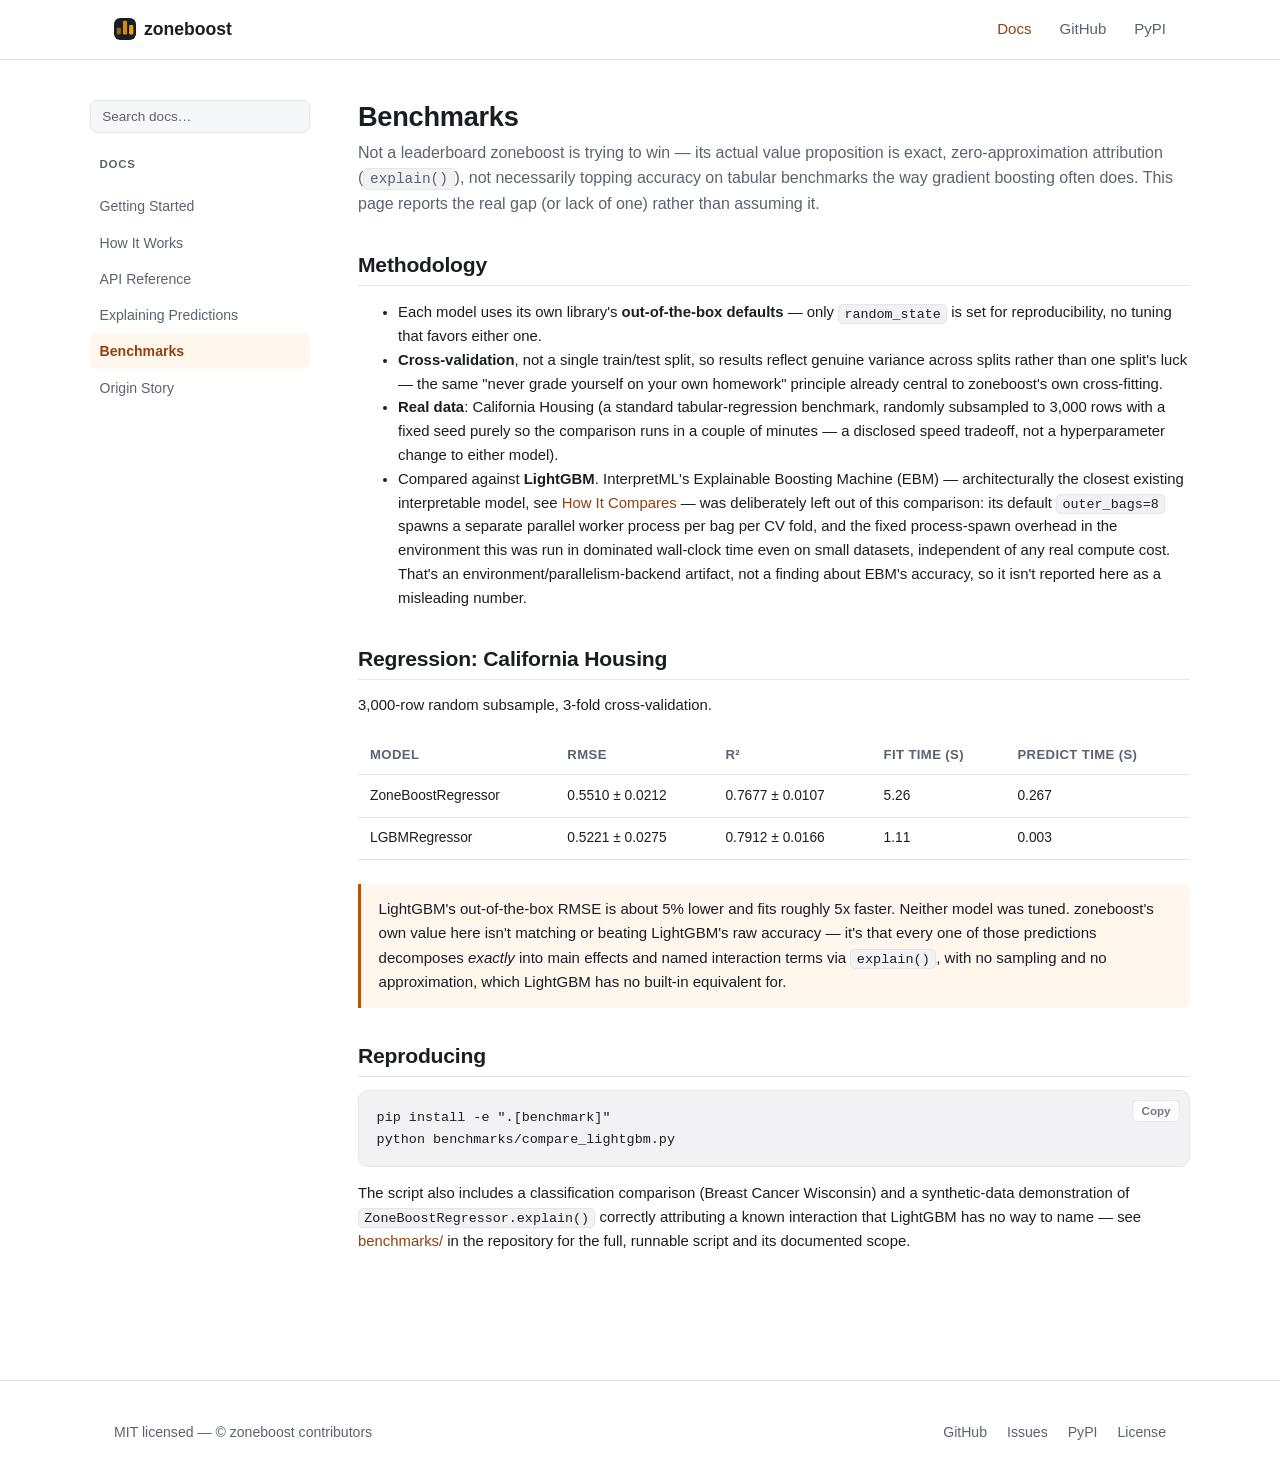
<file: docs/benchmarks.html>
<!doctype html>
<html lang="en">
<head>
<meta charset="utf-8">
<meta name="viewport" content="width=device-width, initial-scale=1">
<title>Benchmarks — zoneboost docs</title>
<meta name="description" content="Honest, reproducible benchmark results comparing ZoneBoostRegressor against LightGBM on real data.">
<link rel="icon" href="assets/favicon.svg" type="image/svg+xml">
<link rel="stylesheet" href="assets/style.css">
</head>
<body>

<header class="site-header">
  <div class="container">
    <a class="wordmark" href="index.html">
      <span class="mark"><img src="assets/favicon.svg" alt="" width="22" height="22"></span>
      zoneboost
    </a>
    <button class="nav-toggle" aria-label="Toggle navigation" aria-expanded="false">☰</button>
    <nav class="main-nav">
      <a href="getting-started.html" aria-current="page">Docs</a>
      <a href="https://github.com/stainaz/zoneboost">GitHub</a>
      <a href="https://pypi.org/project/zoneboost/">PyPI</a>
    </nav>
  </div>
</header>

<div class="docs-layout container">
  <button class="sidebar-toggle" aria-expanded="false">☰ Docs menu</button>
  <aside class="docs-sidebar">
    <div class="docs-search">
      <input type="text" placeholder="Search docs…" aria-label="Search docs" autocomplete="off">
      <div class="search-results"></div>
    </div>
    <p class="docs-nav-label">Docs</p>
    <nav>
      <a href="getting-started.html">Getting Started</a>
      <a href="how-it-works.html">How It Works</a>
      <a href="api-reference.html">API Reference</a>
      <a href="explaining-predictions.html">Explaining Predictions</a>
      <a href="benchmarks.html" aria-current="page">Benchmarks</a>
      <a href="origin-story.html">Origin Story</a>
    </nav>
  </aside>

  <article class="docs-content">
    <h1>Benchmarks</h1>
    <p class="subtitle">Not a leaderboard zoneboost is trying to win — its actual value
    proposition is exact, zero-approximation attribution (<code>explain()</code>), not
    necessarily topping accuracy on tabular benchmarks the way gradient boosting often
    does. This page reports the real gap (or lack of one) rather than assuming it.</p>

    <h2 id="methodology">Methodology</h2>
    <ul>
      <li>Each model uses its own library's <strong>out-of-the-box defaults</strong> —
      only <code>random_state</code> is set for reproducibility, no tuning that favors
      either one.</li>
      <li><strong>Cross-validation</strong>, not a single train/test split, so results
      reflect genuine variance across splits rather than one split's luck — the same
      "never grade yourself on your own homework" principle already central to
      zoneboost's own cross-fitting.</li>
      <li><strong>Real data</strong>: California Housing (a standard tabular-regression
      benchmark, randomly subsampled to 3,000 rows with a fixed seed purely so the
      comparison runs in a couple of minutes — a disclosed speed tradeoff, not a
      hyperparameter change to either model).</li>
      <li>Compared against <strong>LightGBM</strong>. InterpretML's Explainable Boosting
      Machine (EBM) — architecturally the closest existing interpretable model, see
      <a href="how-it-works.html#how-it-compares">How It Compares</a> — was deliberately
      left out of this comparison: its default <code>outer_bags=8</code> spawns a
      separate parallel worker process per bag per CV fold, and the fixed process-spawn
      overhead in the environment this was run in dominated wall-clock time even on
      small datasets, independent of any real compute cost. That's an
      environment/parallelism-backend artifact, not a finding about EBM's accuracy, so
      it isn't reported here as a misleading number.</li>
    </ul>

    <h2 id="regression">Regression: California Housing</h2>
    <p>3,000-row random subsample, 3-fold cross-validation.</p>
    <table>
      <thead><tr><th>Model</th><th>RMSE</th><th>R²</th><th>Fit time (s)</th><th>Predict time (s)</th></tr></thead>
      <tbody>
        <tr><td>ZoneBoostRegressor</td><td>0.5510 ± 0.0212</td><td>0.7677 ± 0.0107</td><td>5.26</td><td>0.267</td></tr>
        <tr><td>LGBMRegressor</td><td>0.5221 ± 0.0275</td><td>0.7912 ± 0.0166</td><td>1.11</td><td>0.003</td></tr>
      </tbody>
    </table>
    <div class="note">
      LightGBM's out-of-the-box RMSE is about 5% lower and fits roughly 5x faster.
      Neither model was tuned. zoneboost's own value here isn't matching or beating
      LightGBM's raw accuracy — it's that every one of those predictions decomposes
      <em>exactly</em> into main effects and named interaction terms via
      <code>explain()</code>, with no sampling and no approximation, which LightGBM has
      no built-in equivalent for.
    </div>

    <h2 id="reproduce">Reproducing</h2>
    <pre><code>pip install -e ".[benchmark]"
python benchmarks/compare_lightgbm.py</code></pre>
    <p>The script also includes a classification comparison (Breast Cancer Wisconsin)
    and a synthetic-data demonstration of <code>ZoneBoostRegressor.explain()</code>
    correctly attributing a known interaction that LightGBM has no way to name —
    see <a href="https://github.com/stainaz/zoneboost/blob/main/benchmarks">benchmarks/</a>
    in the repository for the full, runnable script and its documented scope.</p>
  </article>
</div>

<footer class="site-footer">
  <div class="container">
    <span>MIT licensed — © zoneboost contributors</span>
    <div class="footer-links">
      <a href="https://github.com/stainaz/zoneboost">GitHub</a>
      <a href="https://github.com/stainaz/zoneboost/issues">Issues</a>
      <a href="https://pypi.org/project/zoneboost/">PyPI</a>
      <a href="https://github.com/stainaz/zoneboost/blob/main/LICENSE">License</a>
    </div>
  </div>
</footer>

<script src="assets/script.js"></script>
</body>
</html>
</file>
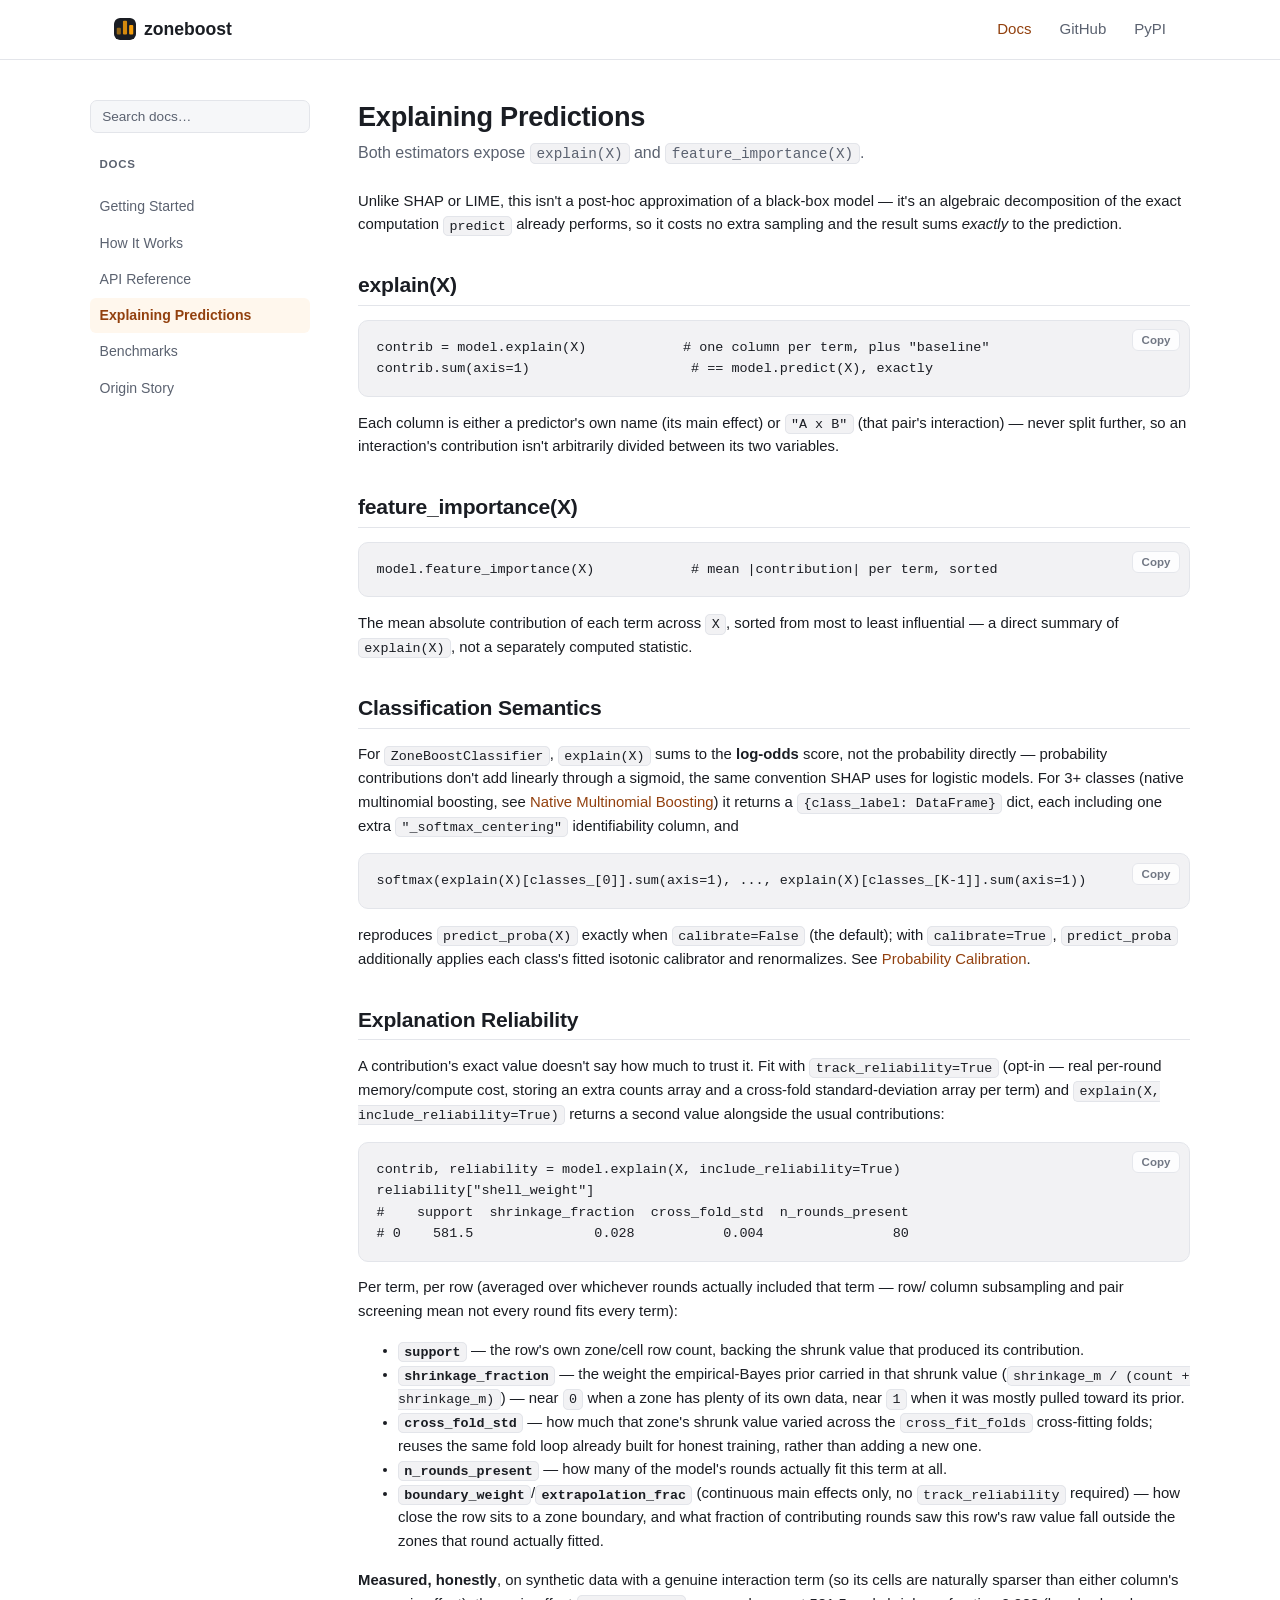
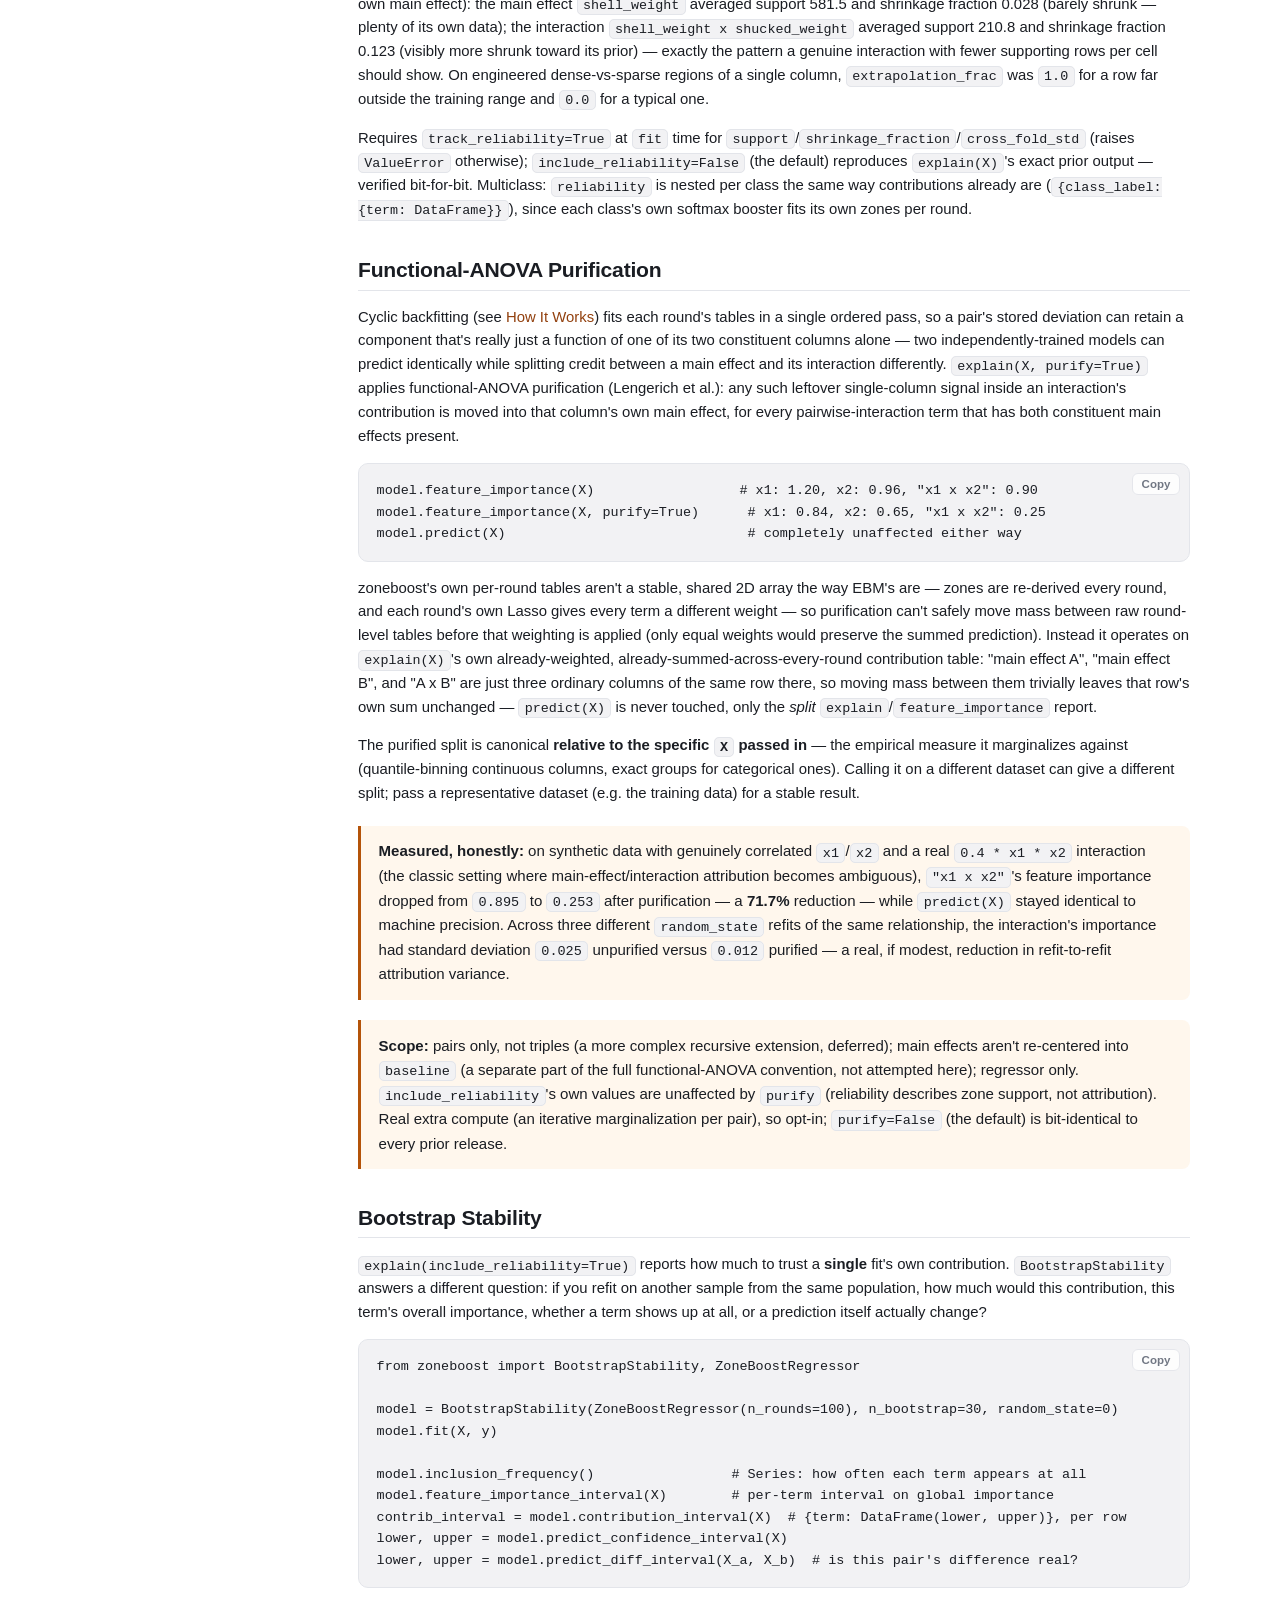
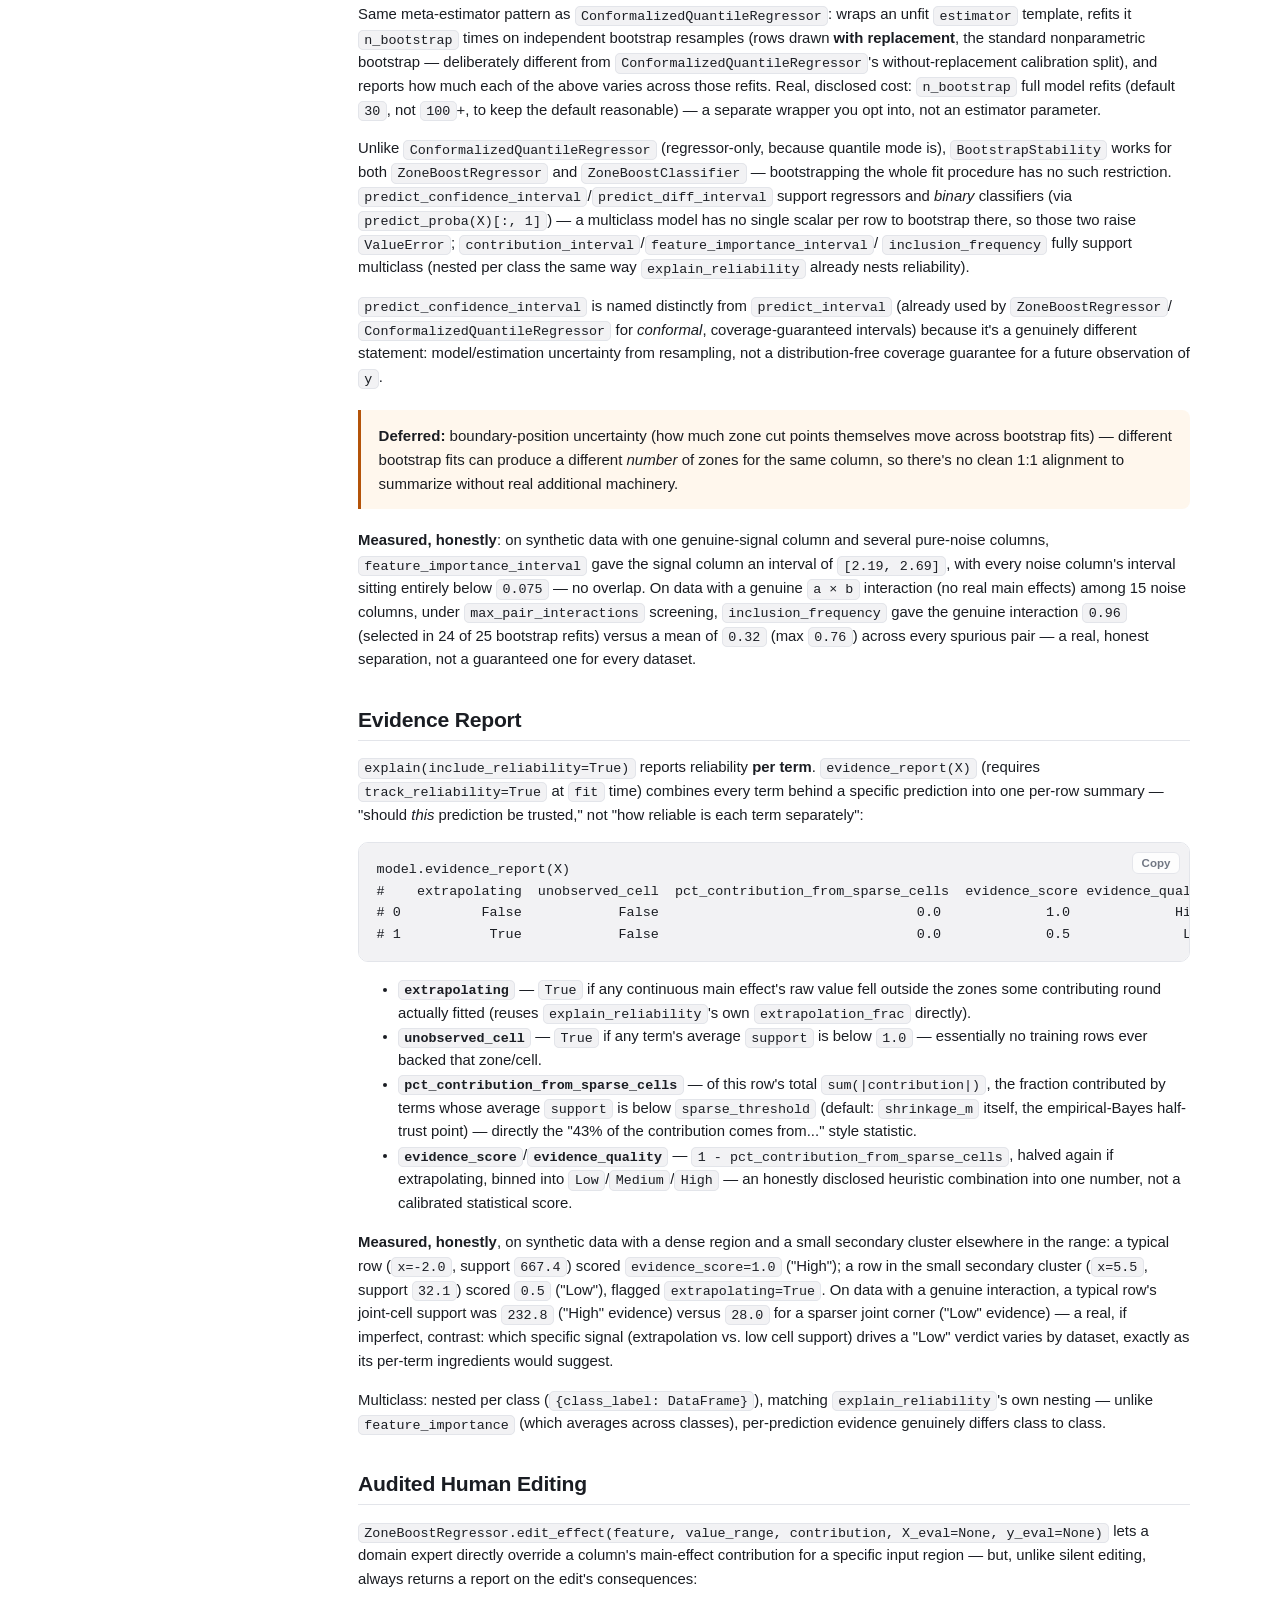
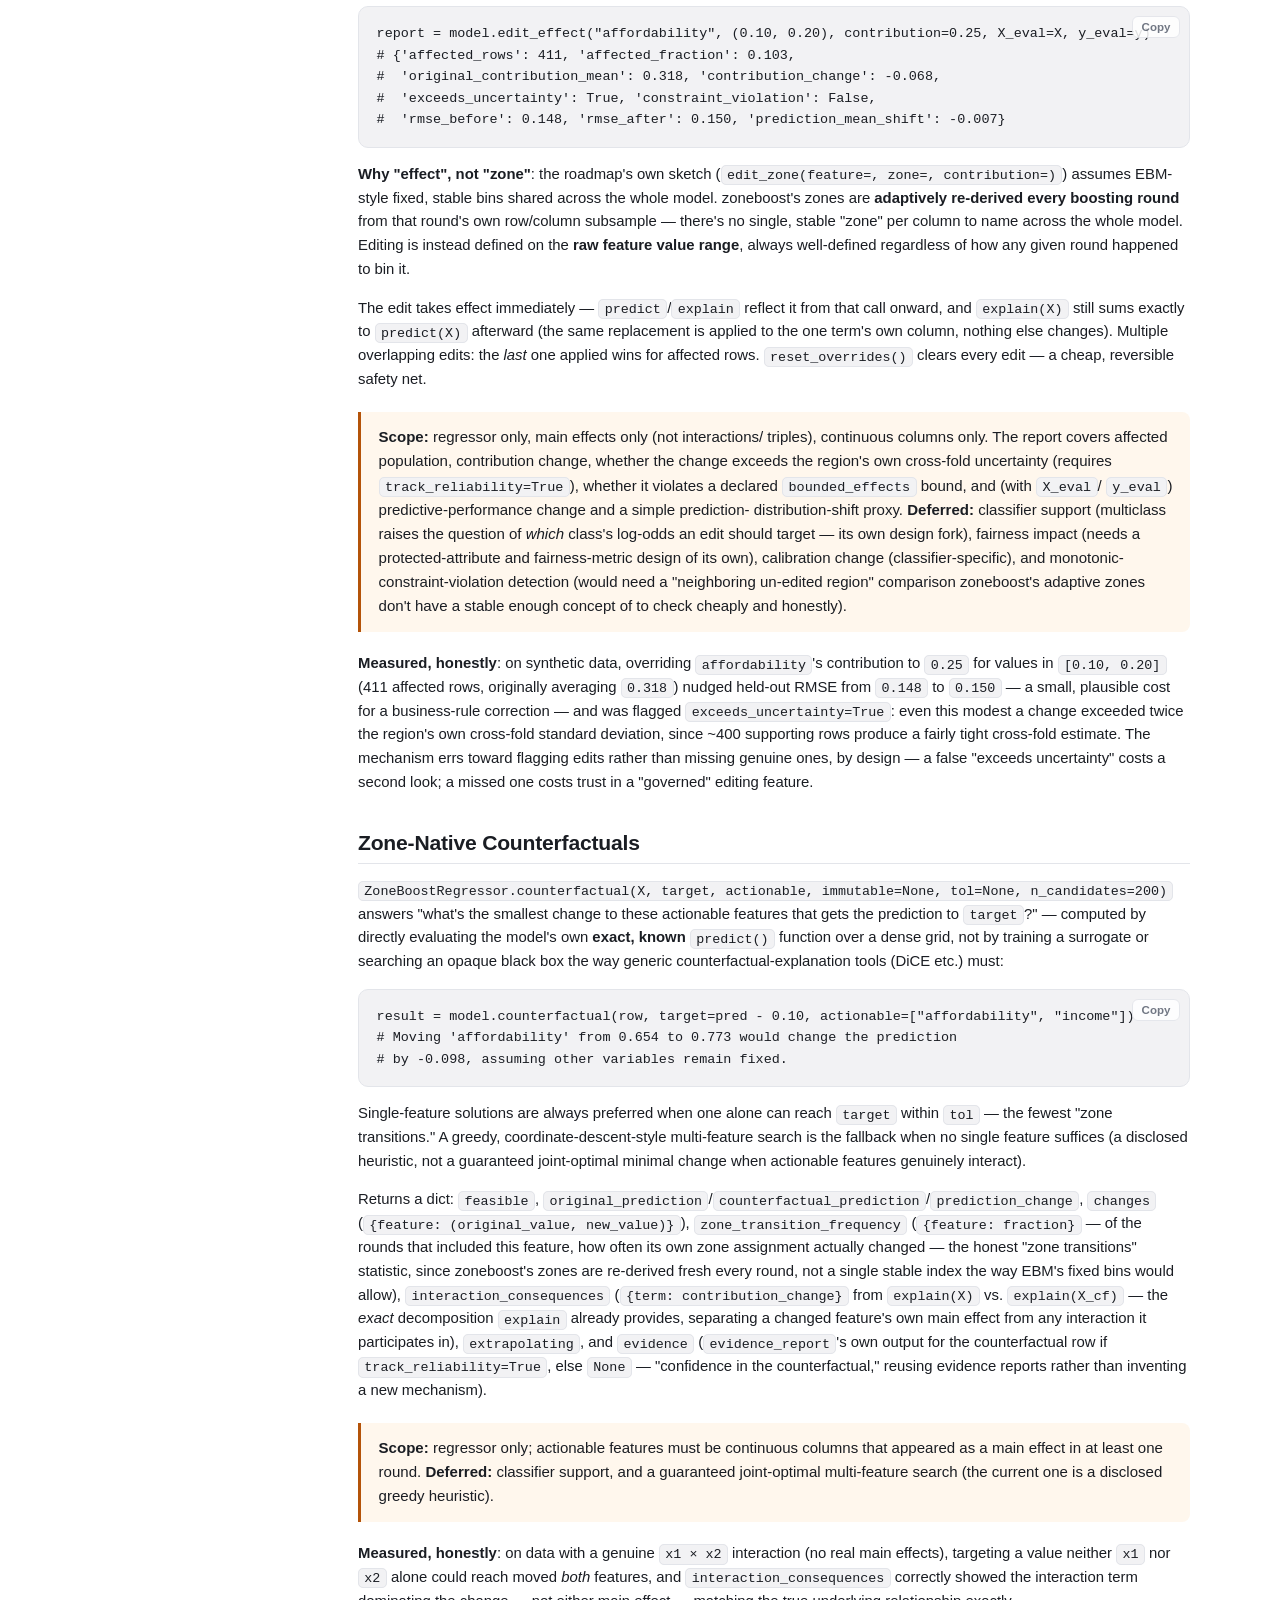
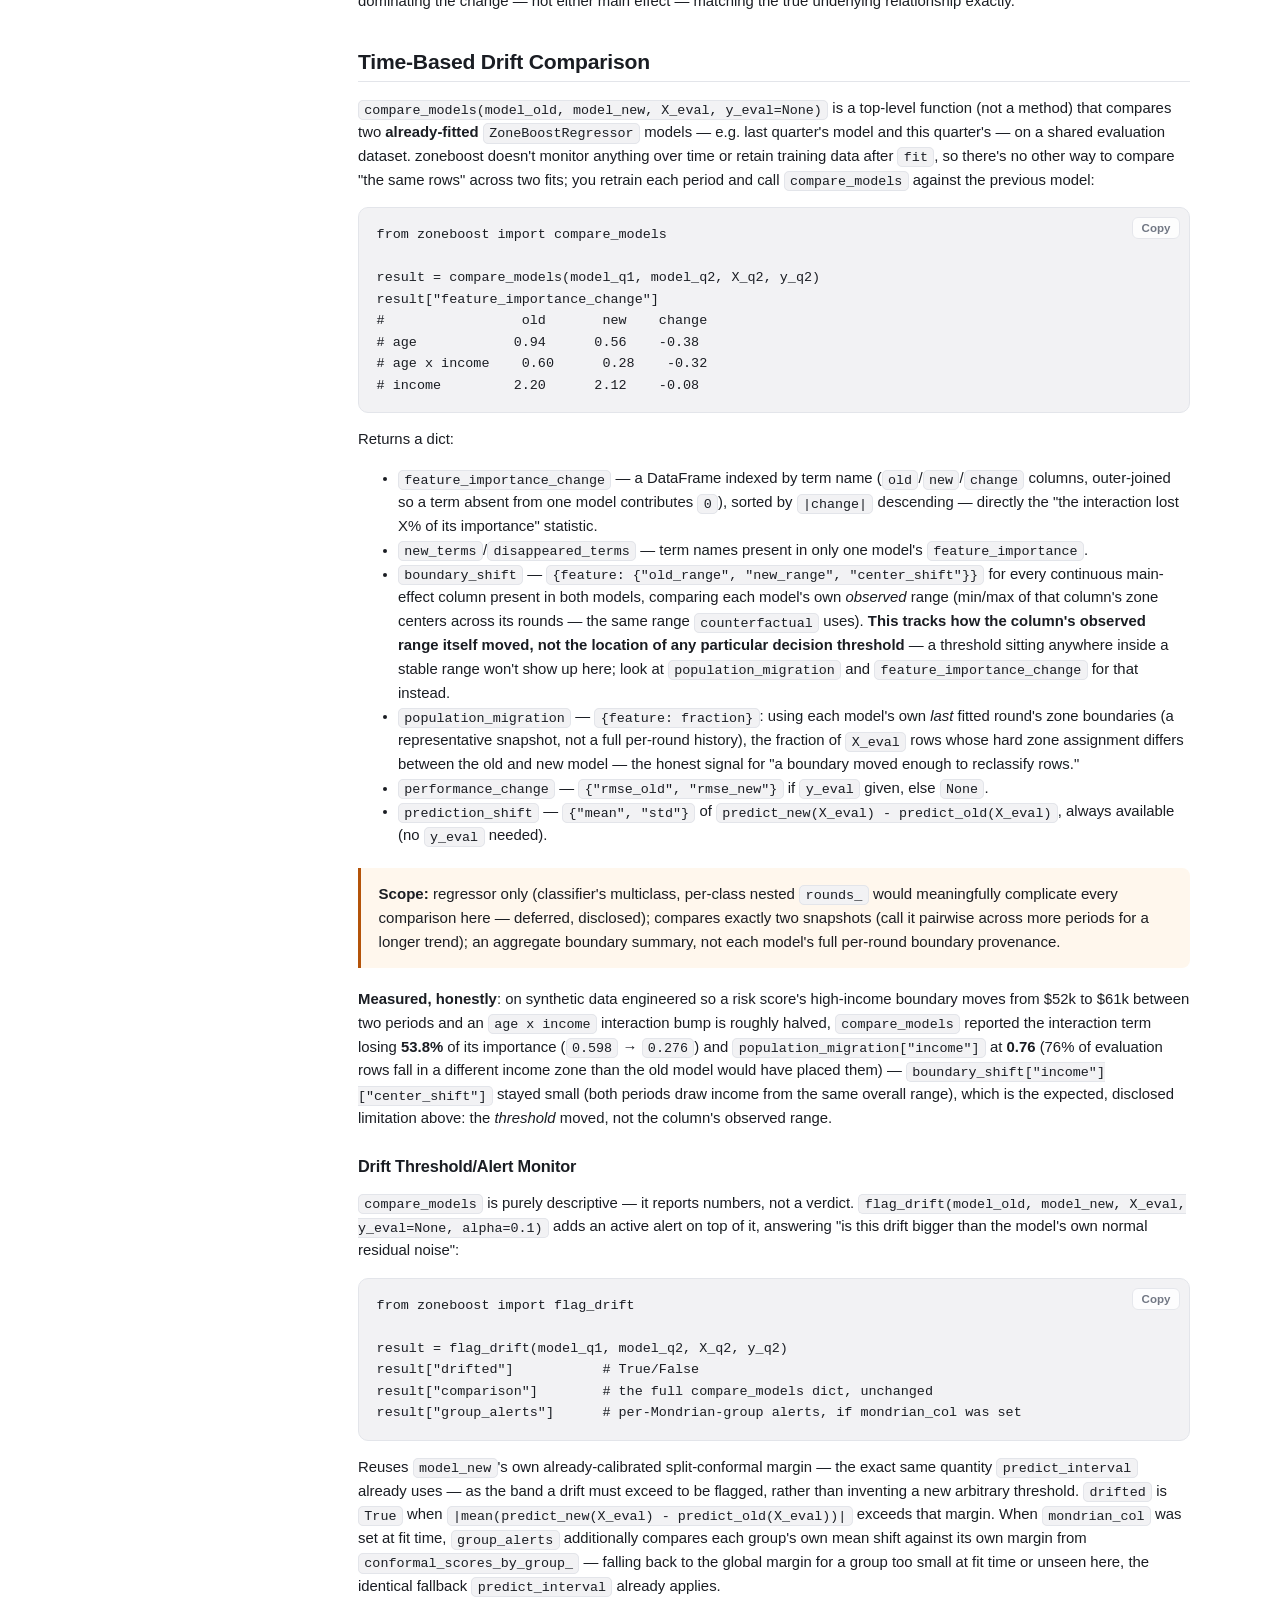
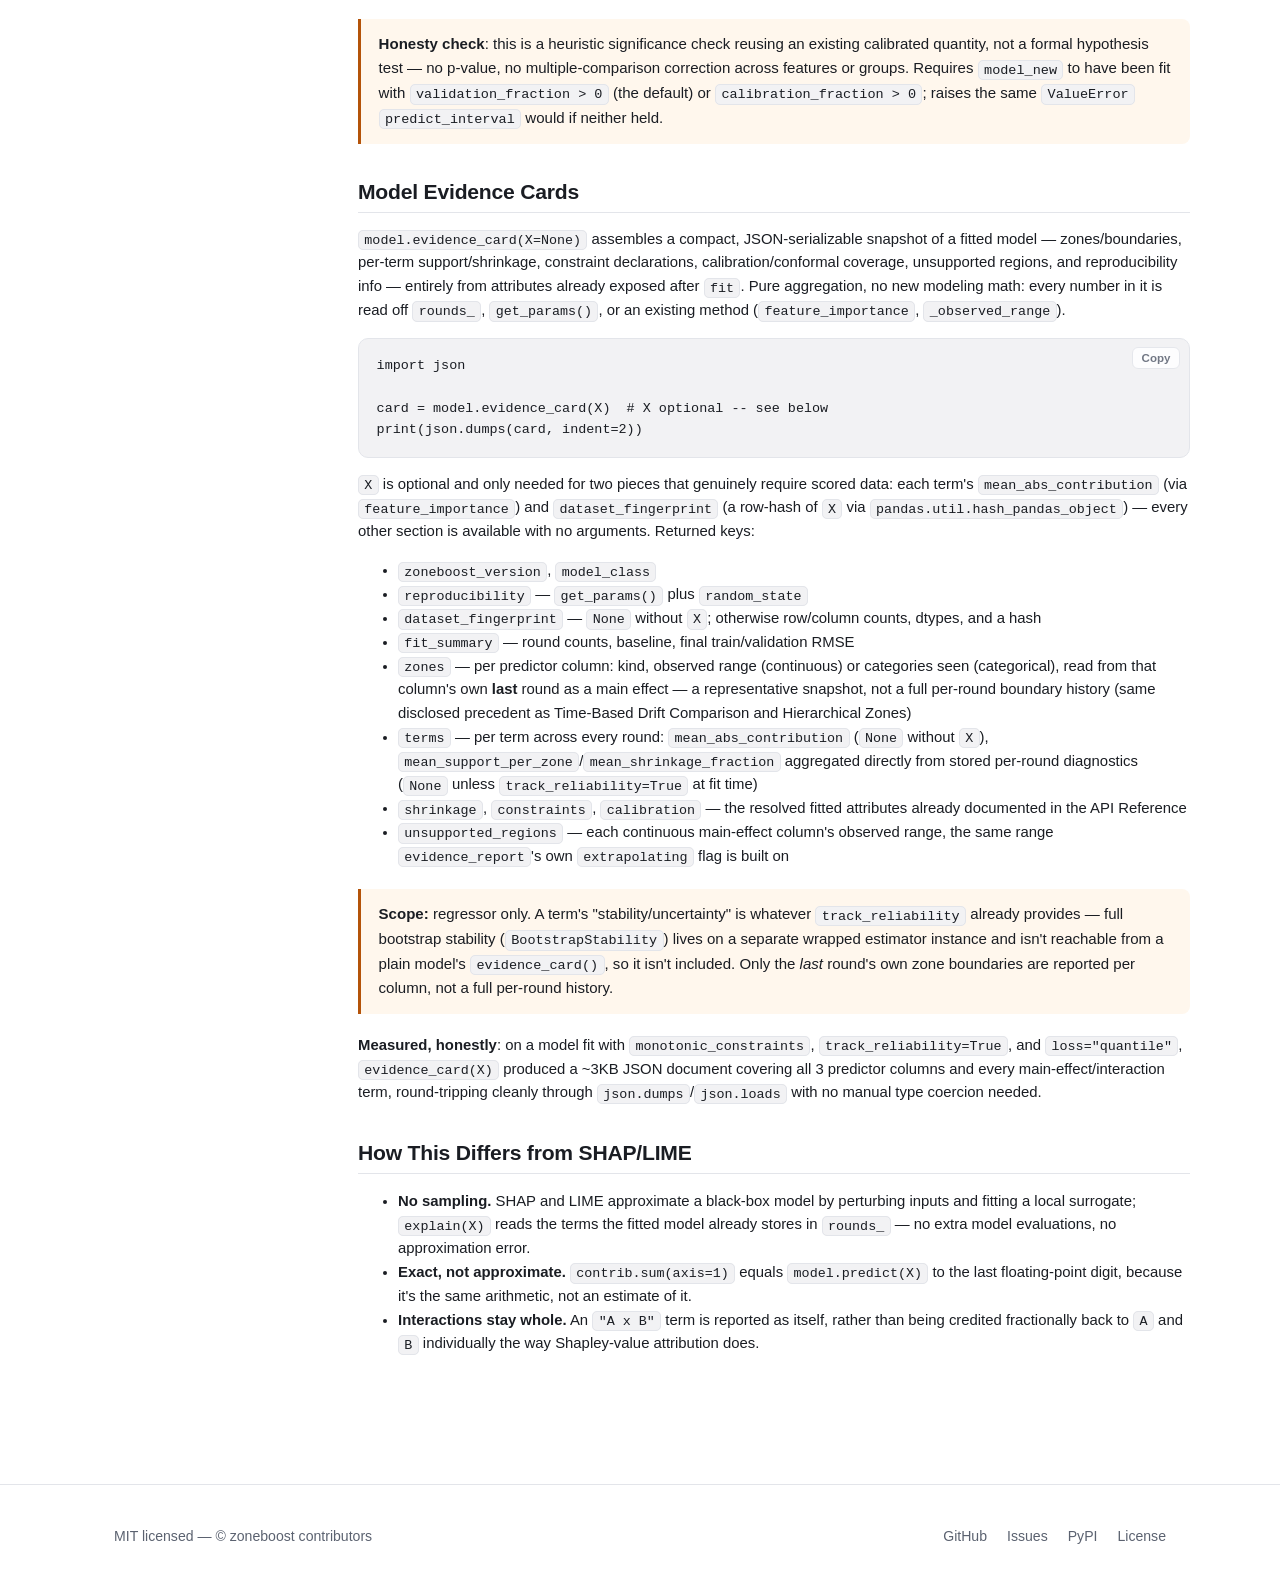
<file: docs/explaining-predictions.html>
<!doctype html>
<html lang="en">
<head>
<meta charset="utf-8">
<meta name="viewport" content="width=device-width, initial-scale=1">
<title>Explaining Predictions — zoneboost docs</title>
<meta name="description" content="How explain(X) and feature_importance(X) work in zoneboost — an exact algebraic decomposition, not a post-hoc approximation.">
<link rel="icon" href="assets/favicon.svg" type="image/svg+xml">
<link rel="stylesheet" href="assets/style.css">
</head>
<body>

<header class="site-header">
  <div class="container">
    <a class="wordmark" href="index.html">
      <span class="mark"><img src="assets/favicon.svg" alt="" width="22" height="22"></span>
      zoneboost
    </a>
    <button class="nav-toggle" aria-label="Toggle navigation" aria-expanded="false">☰</button>
    <nav class="main-nav">
      <a href="getting-started.html" aria-current="page">Docs</a>
      <a href="https://github.com/stainaz/zoneboost">GitHub</a>
      <a href="https://pypi.org/project/zoneboost/">PyPI</a>
    </nav>
  </div>
</header>

<div class="docs-layout container">
  <button class="sidebar-toggle" aria-expanded="false">☰ Docs menu</button>
  <aside class="docs-sidebar">
    <div class="docs-search">
      <input type="text" placeholder="Search docs…" aria-label="Search docs" autocomplete="off">
      <div class="search-results"></div>
    </div>
    <p class="docs-nav-label">Docs</p>
    <nav>
      <a href="getting-started.html">Getting Started</a>
      <a href="how-it-works.html">How It Works</a>
      <a href="api-reference.html">API Reference</a>
      <a href="explaining-predictions.html" aria-current="page">Explaining Predictions</a>
      <a href="benchmarks.html">Benchmarks</a>
      <a href="origin-story.html">Origin Story</a>
    </nav>
  </aside>

  <article class="docs-content">
    <h1>Explaining Predictions</h1>
    <p class="subtitle">Both estimators expose <code>explain(X)</code> and
    <code>feature_importance(X)</code>.</p>

    <p>Unlike SHAP or LIME, this isn't a post-hoc approximation of a black-box model —
    it's an algebraic decomposition of the exact computation <code>predict</code> already
    performs, so it costs no extra sampling and the result sums <em>exactly</em> to the
    prediction.</p>

    <h2 id="explain">explain(X)</h2>
    <pre><code>contrib = model.explain(X)            # one column per term, plus "baseline"
contrib.sum(axis=1)                    # == model.predict(X), exactly</code></pre>
    <p>Each column is either a predictor's own name (its main effect) or <code>"A x
    B"</code> (that pair's interaction) — never split further, so an interaction's
    contribution isn't arbitrarily divided between its two variables.</p>

    <h2 id="feature-importance">feature_importance(X)</h2>
    <pre><code>model.feature_importance(X)            # mean |contribution| per term, sorted</code></pre>
    <p>The mean absolute contribution of each term across <code>X</code>, sorted from most
    to least influential — a direct summary of <code>explain(X)</code>, not a separately
    computed statistic.</p>

    <h2 id="classification-semantics">Classification Semantics</h2>
    <p>For <code>ZoneBoostClassifier</code>, <code>explain(X)</code> sums to the
    <strong>log-odds</strong> score, not the probability directly — probability
    contributions don't add linearly through a sigmoid, the same convention SHAP uses for
    logistic models. For 3+ classes (native multinomial boosting, see
    <a href="how-it-works.html#native-multinomial-boosting">Native Multinomial
    Boosting</a>) it returns a <code>{class_label: DataFrame}</code> dict, each including
    one extra <code>"_softmax_centering"</code> identifiability column, and</p>
    <pre><code>softmax(explain(X)[classes_[0]].sum(axis=1), ..., explain(X)[classes_[K-1]].sum(axis=1))</code></pre>
    <p>reproduces <code>predict_proba(X)</code> exactly when <code>calibrate=False</code>
    (the default); with <code>calibrate=True</code>, <code>predict_proba</code>
    additionally applies each class's fitted isotonic calibrator and renormalizes. See
    <a href="how-it-works.html#probability-calibration">Probability Calibration</a>.</p>

    <h2 id="explanation-reliability">Explanation Reliability</h2>
    <p>A contribution's exact value doesn't say how much to trust it. Fit with
    <code>track_reliability=True</code> (opt-in — real per-round memory/compute cost,
    storing an extra counts array and a cross-fold standard-deviation array per term) and
    <code>explain(X, include_reliability=True)</code> returns a second value alongside the
    usual contributions:</p>
    <pre><code>contrib, reliability = model.explain(X, include_reliability=True)
reliability["shell_weight"]
#    support  shrinkage_fraction  cross_fold_std  n_rounds_present
# 0    581.5               0.028           0.004                80</code></pre>
    <p>Per term, per row (averaged over whichever rounds actually included that term — row/
    column subsampling and pair screening mean not every round fits every term):</p>
    <ul>
      <li><strong><code>support</code></strong> — the row's own zone/cell row count,
      backing the shrunk value that produced its contribution.</li>
      <li><strong><code>shrinkage_fraction</code></strong> — the weight the empirical-Bayes
      prior carried in that shrunk value (<code>shrinkage_m / (count + shrinkage_m)</code>)
      — near <code>0</code> when a zone has plenty of its own data, near <code>1</code>
      when it was mostly pulled toward its prior.</li>
      <li><strong><code>cross_fold_std</code></strong> — how much that zone's shrunk value
      varied across the <code>cross_fit_folds</code> cross-fitting folds; reuses the same
      fold loop already built for honest training, rather than adding a new one.</li>
      <li><strong><code>n_rounds_present</code></strong> — how many of the model's rounds
      actually fit this term at all.</li>
      <li><strong><code>boundary_weight</code></strong>/<strong><code>extrapolation_frac</code></strong>
      (continuous main effects only, no <code>track_reliability</code> required) — how
      close the row sits to a zone boundary, and what fraction of contributing rounds saw
      this row's raw value fall outside the zones that round actually fitted.</li>
    </ul>
    <p><strong>Measured, honestly</strong>, on synthetic data with a genuine interaction
    term (so its cells are naturally sparser than either column's own main effect): the
    main effect <code>shell_weight</code> averaged support 581.5 and shrinkage fraction
    0.028 (barely shrunk — plenty of its own data); the interaction <code>shell_weight x
    shucked_weight</code> averaged support 210.8 and shrinkage fraction 0.123 (visibly more
    shrunk toward its prior) — exactly the pattern a genuine interaction with fewer
    supporting rows per cell should show. On engineered dense-vs-sparse regions of a single
    column, <code>extrapolation_frac</code> was <code>1.0</code> for a row far outside the
    training range and <code>0.0</code> for a typical one.</p>
    <p>Requires <code>track_reliability=True</code> at <code>fit</code> time for
    <code>support</code>/<code>shrinkage_fraction</code>/<code>cross_fold_std</code>
    (raises <code>ValueError</code> otherwise); <code>include_reliability=False</code>
    (the default) reproduces <code>explain(X)</code>'s exact prior output — verified
    bit-for-bit. Multiclass: <code>reliability</code> is nested per class the same way
    contributions already are (<code>{class_label: {term: DataFrame}}</code>), since each
    class's own softmax booster fits its own zones per round.</p>

    <h2 id="functional-anova-purification">Functional-ANOVA Purification</h2>
    <p>Cyclic backfitting (see <a href="how-it-works.html#cyclic-backfitting">How It
    Works</a>) fits each round's tables in a single ordered pass, so a pair's stored
    deviation can retain a component that's really just a function of one of its two
    constituent columns alone — two independently-trained models can predict
    identically while splitting credit between a main effect and its interaction
    differently. <code>explain(X, purify=True)</code> applies functional-ANOVA
    purification (Lengerich et al.): any such leftover single-column signal inside an
    interaction's contribution is moved into that column's own main effect, for every
    pairwise-interaction term that has both constituent main effects present.</p>
    <pre><code>model.feature_importance(X)                  # x1: 1.20, x2: 0.96, "x1 x x2": 0.90
model.feature_importance(X, purify=True)      # x1: 0.84, x2: 0.65, "x1 x x2": 0.25
model.predict(X)                              # completely unaffected either way</code></pre>
    <p>zoneboost's own per-round tables aren't a stable, shared 2D array the way EBM's
    are — zones are re-derived every round, and each round's own Lasso gives every
    term a different weight — so purification can't safely move mass between raw
    round-level tables before that weighting is applied (only equal weights would
    preserve the summed prediction). Instead it operates on <code>explain(X)</code>'s
    own already-weighted, already-summed-across-every-round contribution table: "main
    effect A", "main effect B", and "A x B" are just three ordinary columns of the
    same row there, so moving mass between them trivially leaves that row's own sum
    unchanged — <code>predict(X)</code> is never touched, only the <em>split</em>
    <code>explain</code>/<code>feature_importance</code> report.</p>
    <p>The purified split is canonical <strong>relative to the specific <code>X</code>
    passed in</strong> — the empirical measure it marginalizes against
    (quantile-binning continuous columns, exact groups for categorical ones). Calling
    it on a different dataset can give a different split; pass a representative
    dataset (e.g. the training data) for a stable result.</p>
    <div class="note">
      <strong>Measured, honestly:</strong> on synthetic data with genuinely correlated
      <code>x1</code>/<code>x2</code> and a real <code>0.4 * x1 * x2</code>
      interaction (the classic setting where main-effect/interaction attribution
      becomes ambiguous), <code>"x1 x x2"</code>'s feature importance dropped from
      <code>0.895</code> to <code>0.253</code> after purification — a
      <strong>71.7%</strong> reduction — while <code>predict(X)</code> stayed
      identical to machine precision. Across three different <code>random_state</code>
      refits of the same relationship, the interaction's importance had standard
      deviation <code>0.025</code> unpurified versus <code>0.012</code> purified — a
      real, if modest, reduction in refit-to-refit attribution variance.
    </div>
    <div class="note">
      <strong>Scope:</strong> pairs only, not triples (a more complex recursive
      extension, deferred); main effects aren't re-centered into <code>baseline</code>
      (a separate part of the full functional-ANOVA convention, not attempted here);
      regressor only. <code>include_reliability</code>'s own values are unaffected by
      <code>purify</code> (reliability describes zone support, not attribution). Real
      extra compute (an iterative marginalization per pair), so opt-in;
      <code>purify=False</code> (the default) is bit-identical to every prior release.
    </div>

    <h2 id="bootstrap-stability">Bootstrap Stability</h2>
    <p><code>explain(include_reliability=True)</code> reports how much to trust a
    <strong>single</strong> fit's own contribution. <code>BootstrapStability</code> answers a
    different question: if you refit on another sample from the same population, how much
    would this contribution, this term's overall importance, whether a term shows up at
    all, or a prediction itself actually change?</p>
    <pre><code>from zoneboost import BootstrapStability, ZoneBoostRegressor

model = BootstrapStability(ZoneBoostRegressor(n_rounds=100), n_bootstrap=30, random_state=0)
model.fit(X, y)

model.inclusion_frequency()                 # Series: how often each term appears at all
model.feature_importance_interval(X)        # per-term interval on global importance
contrib_interval = model.contribution_interval(X)  # {term: DataFrame(lower, upper)}, per row
lower, upper = model.predict_confidence_interval(X)
lower, upper = model.predict_diff_interval(X_a, X_b)  # is this pair's difference real?</code></pre>
    <p>Same meta-estimator pattern as <code>ConformalizedQuantileRegressor</code>: wraps an
    unfit <code>estimator</code> template, refits it <code>n_bootstrap</code> times on
    independent bootstrap resamples (rows drawn <strong>with replacement</strong>, the
    standard nonparametric bootstrap — deliberately different from
    <code>ConformalizedQuantileRegressor</code>'s without-replacement calibration split), and
    reports how much each of the above varies across those refits. Real, disclosed cost:
    <code>n_bootstrap</code> full model refits (default <code>30</code>, not
    <code>100</code>+, to keep the default reasonable) — a separate wrapper you opt into, not
    an estimator parameter.</p>
    <p>Unlike <code>ConformalizedQuantileRegressor</code> (regressor-only, because quantile
    mode is), <code>BootstrapStability</code> works for both <code>ZoneBoostRegressor</code>
    and <code>ZoneBoostClassifier</code> — bootstrapping the whole fit procedure has no such
    restriction. <code>predict_confidence_interval</code>/<code>predict_diff_interval</code>
    support regressors and <em>binary</em> classifiers (via
    <code>predict_proba(X)[:, 1]</code>) — a multiclass model has no single scalar per row to
    bootstrap there, so those two raise <code>ValueError</code>;
    <code>contribution_interval</code>/<code>feature_importance_interval</code>/
    <code>inclusion_frequency</code> fully support multiclass (nested per class the same way
    <code>explain_reliability</code> already nests reliability).</p>
    <p><code>predict_confidence_interval</code> is named distinctly from
    <code>predict_interval</code> (already used by <code>ZoneBoostRegressor</code>/
    <code>ConformalizedQuantileRegressor</code> for <em>conformal</em>, coverage-guaranteed
    intervals) because it's a genuinely different statement: model/estimation uncertainty
    from resampling, not a distribution-free coverage guarantee for a future observation of
    <code>y</code>.</p>
    <div class="note">
      <strong>Deferred:</strong> boundary-position uncertainty (how much zone cut points
      themselves move across bootstrap fits) — different bootstrap fits can produce a
      different <em>number</em> of zones for the same column, so there's no clean 1:1
      alignment to summarize without real additional machinery.
    </div>
    <p><strong>Measured, honestly</strong>: on synthetic data with one genuine-signal column
    and several pure-noise columns, <code>feature_importance_interval</code> gave the signal
    column an interval of <code>[2.19, 2.69]</code>, with every noise column's interval
    sitting entirely below <code>0.075</code> — no overlap. On data with a genuine
    <code>a × b</code> interaction (no real main effects) among 15 noise columns, under
    <code>max_pair_interactions</code> screening, <code>inclusion_frequency</code> gave the
    genuine interaction <code>0.96</code> (selected in 24 of 25 bootstrap refits) versus a
    mean of <code>0.32</code> (max <code>0.76</code>) across every spurious pair — a real,
    honest separation, not a guaranteed one for every dataset.</p>

    <h2 id="evidence-report">Evidence Report</h2>
    <p><code>explain(include_reliability=True)</code> reports reliability <strong>per
    term</strong>. <code>evidence_report(X)</code> (requires <code>track_reliability=True</code>
    at <code>fit</code> time) combines every term behind a specific prediction into one
    per-row summary — "should <em>this</em> prediction be trusted," not "how reliable is
    each term separately":</p>
    <pre><code>model.evidence_report(X)
#    extrapolating  unobserved_cell  pct_contribution_from_sparse_cells  evidence_score evidence_quality
# 0          False            False                                0.0             1.0             High
# 1           True            False                                0.0             0.5              Low</code></pre>
    <ul>
      <li><strong><code>extrapolating</code></strong> — <code>True</code> if any continuous
      main effect's raw value fell outside the zones some contributing round actually
      fitted (reuses <code>explain_reliability</code>'s own <code>extrapolation_frac</code>
      directly).</li>
      <li><strong><code>unobserved_cell</code></strong> — <code>True</code> if any term's
      average <code>support</code> is below <code>1.0</code> — essentially no training rows
      ever backed that zone/cell.</li>
      <li><strong><code>pct_contribution_from_sparse_cells</code></strong> — of this row's
      total <code>sum(|contribution|)</code>, the fraction contributed by terms whose
      average <code>support</code> is below <code>sparse_threshold</code> (default:
      <code>shrinkage_m</code> itself, the empirical-Bayes half-trust point) — directly the
      "43% of the contribution comes from..." style statistic.</li>
      <li><strong><code>evidence_score</code></strong>/<strong><code>evidence_quality</code></strong>
      — <code>1 - pct_contribution_from_sparse_cells</code>, halved again if extrapolating,
      binned into <code>Low</code>/<code>Medium</code>/<code>High</code> — an honestly
      disclosed heuristic combination into one number, not a calibrated statistical
      score.</li>
    </ul>
    <p><strong>Measured, honestly</strong>, on synthetic data with a dense region and a
    small secondary cluster elsewhere in the range: a typical row (<code>x=-2.0</code>,
    support <code>667.4</code>) scored <code>evidence_score=1.0</code> ("High"); a row in
    the small secondary cluster (<code>x=5.5</code>, support <code>32.1</code>) scored
    <code>0.5</code> ("Low"), flagged <code>extrapolating=True</code>. On data with a
    genuine interaction, a typical row's joint-cell support was <code>232.8</code> ("High"
    evidence) versus <code>28.0</code> for a sparser joint corner ("Low" evidence) — a real,
    if imperfect, contrast: which specific signal (extrapolation vs. low cell support)
    drives a "Low" verdict varies by dataset, exactly as its per-term ingredients would
    suggest.</p>
    <p>Multiclass: nested per class (<code>{class_label: DataFrame}</code>), matching
    <code>explain_reliability</code>'s own nesting — unlike <code>feature_importance</code>
    (which averages across classes), per-prediction evidence genuinely differs class to
    class.</p>

    <h2 id="audited-human-editing">Audited Human Editing</h2>
    <p><code>ZoneBoostRegressor.edit_effect(feature, value_range, contribution,
    X_eval=None, y_eval=None)</code> lets a domain expert directly override a column's
    main-effect contribution for a specific input region — but, unlike silent editing,
    always returns a report on the edit's consequences:</p>
    <pre><code>report = model.edit_effect("affordability", (0.10, 0.20), contribution=0.25, X_eval=X, y_eval=y)
# {'affected_rows': 411, 'affected_fraction': 0.103,
#  'original_contribution_mean': 0.318, 'contribution_change': -0.068,
#  'exceeds_uncertainty': True, 'constraint_violation': False,
#  'rmse_before': 0.148, 'rmse_after': 0.150, 'prediction_mean_shift': -0.007}</code></pre>
    <p><strong>Why "effect", not "zone"</strong>: the roadmap's own sketch
    (<code>edit_zone(feature=, zone=, contribution=)</code>) assumes EBM-style fixed,
    stable bins shared across the whole model. zoneboost's zones are <strong>adaptively
    re-derived every boosting round</strong> from that round's own row/column subsample —
    there's no single, stable "zone" per column to name across the whole model. Editing is
    instead defined on the <strong>raw feature value range</strong>, always well-defined
    regardless of how any given round happened to bin it.</p>
    <p>The edit takes effect immediately — <code>predict</code>/<code>explain</code>
    reflect it from that call onward, and <code>explain(X)</code> still sums exactly to
    <code>predict(X)</code> afterward (the same replacement is applied to the one term's
    own column, nothing else changes). Multiple overlapping edits: the <em>last</em> one
    applied wins for affected rows. <code>reset_overrides()</code> clears every edit — a
    cheap, reversible safety net.</p>
    <div class="note">
      <strong>Scope:</strong> regressor only, main effects only (not interactions/
      triples), continuous columns only. The report covers affected population,
      contribution change, whether the change exceeds the region's own cross-fold
      uncertainty (requires <code>track_reliability=True</code>), whether it violates a
      declared <code>bounded_effects</code> bound, and (with <code>X_eval</code>/
      <code>y_eval</code>) predictive-performance change and a simple prediction-
      distribution-shift proxy. <strong>Deferred:</strong> classifier support (multiclass
      raises the question of <em>which</em> class's log-odds an edit should target — its
      own design fork), fairness impact (needs a protected-attribute and fairness-metric
      design of its own), calibration change (classifier-specific), and monotonic-
      constraint-violation detection (would need a "neighboring un-edited region"
      comparison zoneboost's adaptive zones don't have a stable enough concept of to
      check cheaply and honestly).
    </div>
    <p><strong>Measured, honestly</strong>: on synthetic data, overriding
    <code>affordability</code>'s contribution to <code>0.25</code> for values in
    <code>[0.10, 0.20]</code> (411 affected rows, originally averaging <code>0.318</code>)
    nudged held-out RMSE from <code>0.148</code> to <code>0.150</code> — a small,
    plausible cost for a business-rule correction — and was flagged
    <code>exceeds_uncertainty=True</code>: even this modest a change exceeded twice the
    region's own cross-fold standard deviation, since ~400 supporting rows produce a
    fairly tight cross-fold estimate. The mechanism errs toward flagging edits rather than
    missing genuine ones, by design — a false "exceeds uncertainty" costs a second look; a
    missed one costs trust in a "governed" editing feature.</p>

    <h2 id="zone-native-counterfactuals">Zone-Native Counterfactuals</h2>
    <p><code>ZoneBoostRegressor.counterfactual(X, target, actionable, immutable=None,
    tol=None, n_candidates=200)</code> answers "what's the smallest change to these
    actionable features that gets the prediction to <code>target</code>?" — computed by
    directly evaluating the model's own <strong>exact, known</strong> <code>predict()</code>
    function over a dense grid, not by training a surrogate or searching an opaque black
    box the way generic counterfactual-explanation tools (DiCE etc.) must:</p>
    <pre><code>result = model.counterfactual(row, target=pred - 0.10, actionable=["affordability", "income"])
# Moving 'affordability' from 0.654 to 0.773 would change the prediction
# by -0.098, assuming other variables remain fixed.</code></pre>
    <p>Single-feature solutions are always preferred when one alone can reach
    <code>target</code> within <code>tol</code> — the fewest "zone transitions." A greedy,
    coordinate-descent-style multi-feature search is the fallback when no single feature
    suffices (a disclosed heuristic, not a guaranteed joint-optimal minimal change when
    actionable features genuinely interact).</p>
    <p>Returns a dict: <code>feasible</code>,
    <code>original_prediction</code>/<code>counterfactual_prediction</code>/<code>prediction_change</code>,
    <code>changes</code> (<code>{feature: (original_value, new_value)}</code>),
    <code>zone_transition_frequency</code> (<code>{feature: fraction}</code> — of the
    rounds that included this feature, how often its own zone assignment actually
    changed — the honest "zone transitions" statistic, since zoneboost's zones are
    re-derived fresh every round, not a single stable index the way EBM's fixed bins
    would allow), <code>interaction_consequences</code> (<code>{term:
    contribution_change}</code> from <code>explain(X)</code> vs. <code>explain(X_cf)</code>
    — the <em>exact</em> decomposition <code>explain</code> already provides, separating a
    changed feature's own main effect from any interaction it participates in),
    <code>extrapolating</code>, and <code>evidence</code>
    (<code>evidence_report</code>'s own output for the counterfactual row if
    <code>track_reliability=True</code>, else <code>None</code> — "confidence in the
    counterfactual," reusing evidence reports rather than inventing a new mechanism).</p>
    <div class="note">
      <strong>Scope:</strong> regressor only; actionable features must be continuous
      columns that appeared as a main effect in at least one round. <strong>Deferred:</strong>
      classifier support, and a guaranteed joint-optimal multi-feature search (the current
      one is a disclosed greedy heuristic).
    </div>
    <p><strong>Measured, honestly</strong>: on data with a genuine <code>x1 × x2</code>
    interaction (no real main effects), targeting a value neither <code>x1</code> nor
    <code>x2</code> alone could reach moved <em>both</em> features, and
    <code>interaction_consequences</code> correctly showed the interaction term
    dominating the change — not either main effect — matching the true underlying
    relationship exactly.</p>

    <h2 id="time-based-drift-comparison">Time-Based Drift Comparison</h2>
    <p><code>compare_models(model_old, model_new, X_eval, y_eval=None)</code> is a
    top-level function (not a method) that compares two <strong>already-fitted</strong>
    <code>ZoneBoostRegressor</code> models — e.g. last quarter's model and this
    quarter's — on a shared evaluation dataset. zoneboost doesn't monitor anything over
    time or retain training data after <code>fit</code>, so there's no other way to
    compare "the same rows" across two fits; you retrain each period and call
    <code>compare_models</code> against the previous model:</p>
    <pre><code>from zoneboost import compare_models

result = compare_models(model_q1, model_q2, X_q2, y_q2)
result["feature_importance_change"]
#                 old       new    change
# age            0.94      0.56    -0.38
# age x income    0.60      0.28    -0.32
# income         2.20      2.12    -0.08</code></pre>
    <p>Returns a dict:</p>
    <ul>
      <li><code>feature_importance_change</code> — a DataFrame indexed by term name
      (<code>old</code>/<code>new</code>/<code>change</code> columns, outer-joined so a
      term absent from one model contributes <code>0</code>), sorted by
      <code>|change|</code> descending — directly the "the interaction lost X% of its
      importance" statistic.</li>
      <li><code>new_terms</code>/<code>disappeared_terms</code> — term names present in
      only one model's <code>feature_importance</code>.</li>
      <li><code>boundary_shift</code> — <code>{feature: {"old_range", "new_range",
      "center_shift"}}</code> for every continuous main-effect column present in both
      models, comparing each model's own <em>observed</em> range (min/max of that
      column's zone centers across its rounds — the same range <code>counterfactual</code>
      uses). <strong>This tracks how the column's observed range itself moved, not the
      location of any particular decision threshold</strong> — a threshold sitting
      anywhere inside a stable range won't show up here; look at
      <code>population_migration</code> and <code>feature_importance_change</code> for
      that instead.</li>
      <li><code>population_migration</code> — <code>{feature: fraction}</code>: using
      each model's own <em>last</em> fitted round's zone boundaries (a representative
      snapshot, not a full per-round history), the fraction of <code>X_eval</code> rows
      whose hard zone assignment differs between the old and new model — the honest
      signal for "a boundary moved enough to reclassify rows."</li>
      <li><code>performance_change</code> — <code>{"rmse_old", "rmse_new"}</code> if
      <code>y_eval</code> given, else <code>None</code>.</li>
      <li><code>prediction_shift</code> — <code>{"mean", "std"}</code> of
      <code>predict_new(X_eval) - predict_old(X_eval)</code>, always available (no
      <code>y_eval</code> needed).</li>
    </ul>
    <div class="note">
      <strong>Scope:</strong> regressor only (classifier's multiclass, per-class nested
      <code>rounds_</code> would meaningfully complicate every comparison here —
      deferred, disclosed); compares exactly two snapshots (call it pairwise across more
      periods for a longer trend); an aggregate boundary summary, not each model's full
      per-round boundary provenance.
    </div>
    <p><strong>Measured, honestly</strong>: on synthetic data engineered so a risk
    score's high-income boundary moves from $52k to $61k between two periods and an
    <code>age x income</code> interaction bump is roughly halved, <code>compare_models</code>
    reported the interaction term losing <strong>53.8%</strong> of its importance
    (<code>0.598</code> → <code>0.276</code>) and
    <code>population_migration["income"]</code> at <strong>0.76</strong> (76% of
    evaluation rows fall in a different income zone than the old model would have placed
    them) — <code>boundary_shift["income"]["center_shift"]</code> stayed small (both
    periods draw income from the same overall range), which is the expected, disclosed
    limitation above: the <em>threshold</em> moved, not the column's observed range.</p>

    <h3 id="drift-threshold-monitor">Drift Threshold/Alert Monitor</h3>
    <p><code>compare_models</code> is purely descriptive — it reports numbers, not a
    verdict. <code>flag_drift(model_old, model_new, X_eval, y_eval=None, alpha=0.1)</code>
    adds an active alert on top of it, answering "is this drift bigger than the model's
    own normal residual noise":</p>
    <pre><code>from zoneboost import flag_drift

result = flag_drift(model_q1, model_q2, X_q2, y_q2)
result["drifted"]           # True/False
result["comparison"]        # the full compare_models dict, unchanged
result["group_alerts"]      # per-Mondrian-group alerts, if mondrian_col was set</code></pre>
    <p>Reuses <code>model_new</code>'s own already-calibrated split-conformal margin —
    the exact same quantity <code>predict_interval</code> already uses — as the band a
    drift must exceed to be flagged, rather than inventing a new arbitrary threshold.
    <code>drifted</code> is <code>True</code> when <code>|mean(predict_new(X_eval) -
    predict_old(X_eval))|</code> exceeds that margin. When <code>mondrian_col</code> was
    set at fit time, <code>group_alerts</code> additionally compares each group's own
    mean shift against its own margin from <code>conformal_scores_by_group_</code> —
    falling back to the global margin for a group too small at fit time or unseen here,
    the identical fallback <code>predict_interval</code> already applies.</p>
    <div class="note">
      <strong>Honesty check</strong>: this is a heuristic significance check reusing an
      existing calibrated quantity, not a formal hypothesis test — no p-value, no
      multiple-comparison correction across features or groups. Requires
      <code>model_new</code> to have been fit with <code>validation_fraction &gt; 0</code>
      (the default) or <code>calibration_fraction &gt; 0</code>; raises the same
      <code>ValueError</code> <code>predict_interval</code> would if neither held.
    </div>

    <h2 id="model-evidence-cards">Model Evidence Cards</h2>
    <p><code>model.evidence_card(X=None)</code> assembles a compact, JSON-serializable
    snapshot of a fitted model — zones/boundaries, per-term support/shrinkage,
    constraint declarations, calibration/conformal coverage, unsupported regions, and
    reproducibility info — entirely from attributes already exposed after
    <code>fit</code>. Pure aggregation, no new modeling math: every number in it is read
    off <code>rounds_</code>, <code>get_params()</code>, or an existing method
    (<code>feature_importance</code>, <code>_observed_range</code>).</p>
    <pre><code>import json

card = model.evidence_card(X)  # X optional -- see below
print(json.dumps(card, indent=2))</code></pre>
    <p><code>X</code> is optional and only needed for two pieces that genuinely require
    scored data: each term's <code>mean_abs_contribution</code> (via
    <code>feature_importance</code>) and <code>dataset_fingerprint</code> (a row-hash of
    <code>X</code> via <code>pandas.util.hash_pandas_object</code>) — every other section
    is available with no arguments. Returned keys:</p>
    <ul>
      <li><code>zoneboost_version</code>, <code>model_class</code></li>
      <li><code>reproducibility</code> — <code>get_params()</code> plus
      <code>random_state</code></li>
      <li><code>dataset_fingerprint</code> — <code>None</code> without <code>X</code>;
      otherwise row/column counts, dtypes, and a hash</li>
      <li><code>fit_summary</code> — round counts, baseline, final train/validation
      RMSE</li>
      <li><code>zones</code> — per predictor column: kind, observed range (continuous)
      or categories seen (categorical), read from that column's own <strong>last</strong>
      round as a main effect — a representative snapshot, not a full per-round boundary
      history (same disclosed precedent as Time-Based Drift Comparison and Hierarchical
      Zones)</li>
      <li><code>terms</code> — per term across every round:
      <code>mean_abs_contribution</code> (<code>None</code> without <code>X</code>),
      <code>mean_support_per_zone</code>/<code>mean_shrinkage_fraction</code> aggregated
      directly from stored per-round diagnostics (<code>None</code> unless
      <code>track_reliability=True</code> at fit time)</li>
      <li><code>shrinkage</code>, <code>constraints</code>, <code>calibration</code> —
      the resolved fitted attributes already documented in the API Reference</li>
      <li><code>unsupported_regions</code> — each continuous main-effect column's
      observed range, the same range <code>evidence_report</code>'s own
      <code>extrapolating</code> flag is built on</li>
    </ul>
    <div class="note">
      <strong>Scope:</strong> regressor only. A term's "stability/uncertainty" is
      whatever <code>track_reliability</code> already provides — full bootstrap
      stability (<code>BootstrapStability</code>) lives on a separate wrapped estimator
      instance and isn't reachable from a plain model's <code>evidence_card()</code>, so
      it isn't included. Only the <em>last</em> round's own zone boundaries are reported
      per column, not a full per-round history.
    </div>
    <p><strong>Measured, honestly</strong>: on a model fit with
    <code>monotonic_constraints</code>, <code>track_reliability=True</code>, and
    <code>loss="quantile"</code>, <code>evidence_card(X)</code> produced a ~3KB JSON
    document covering all 3 predictor columns and every main-effect/interaction term,
    round-tripping cleanly through <code>json.dumps</code>/<code>json.loads</code> with
    no manual type coercion needed.</p>

    <h2 id="vs-shap-lime">How This Differs from SHAP/LIME</h2>
    <ul>
      <li><strong>No sampling.</strong> SHAP and LIME approximate a black-box model by
      perturbing inputs and fitting a local surrogate; <code>explain(X)</code> reads the
      terms the fitted model already stores in <code>rounds_</code> — no extra model
      evaluations, no approximation error.</li>
      <li><strong>Exact, not approximate.</strong> <code>contrib.sum(axis=1)</code> equals
      <code>model.predict(X)</code> to the last floating-point digit, because it's the
      same arithmetic, not an estimate of it.</li>
      <li><strong>Interactions stay whole.</strong> An <code>"A x B"</code> term is
      reported as itself, rather than being credited fractionally back to <code>A</code>
      and <code>B</code> individually the way Shapley-value attribution does.</li>
    </ul>
  </article>
</div>

<footer class="site-footer">
  <div class="container">
    <span>MIT licensed — © zoneboost contributors</span>
    <div class="footer-links">
      <a href="https://github.com/stainaz/zoneboost">GitHub</a>
      <a href="https://github.com/stainaz/zoneboost/issues">Issues</a>
      <a href="https://pypi.org/project/zoneboost/">PyPI</a>
      <a href="https://github.com/stainaz/zoneboost/blob/main/LICENSE">License</a>
    </div>
  </div>
</footer>

<script src="assets/script.js"></script>
</body>
</html>
</file>
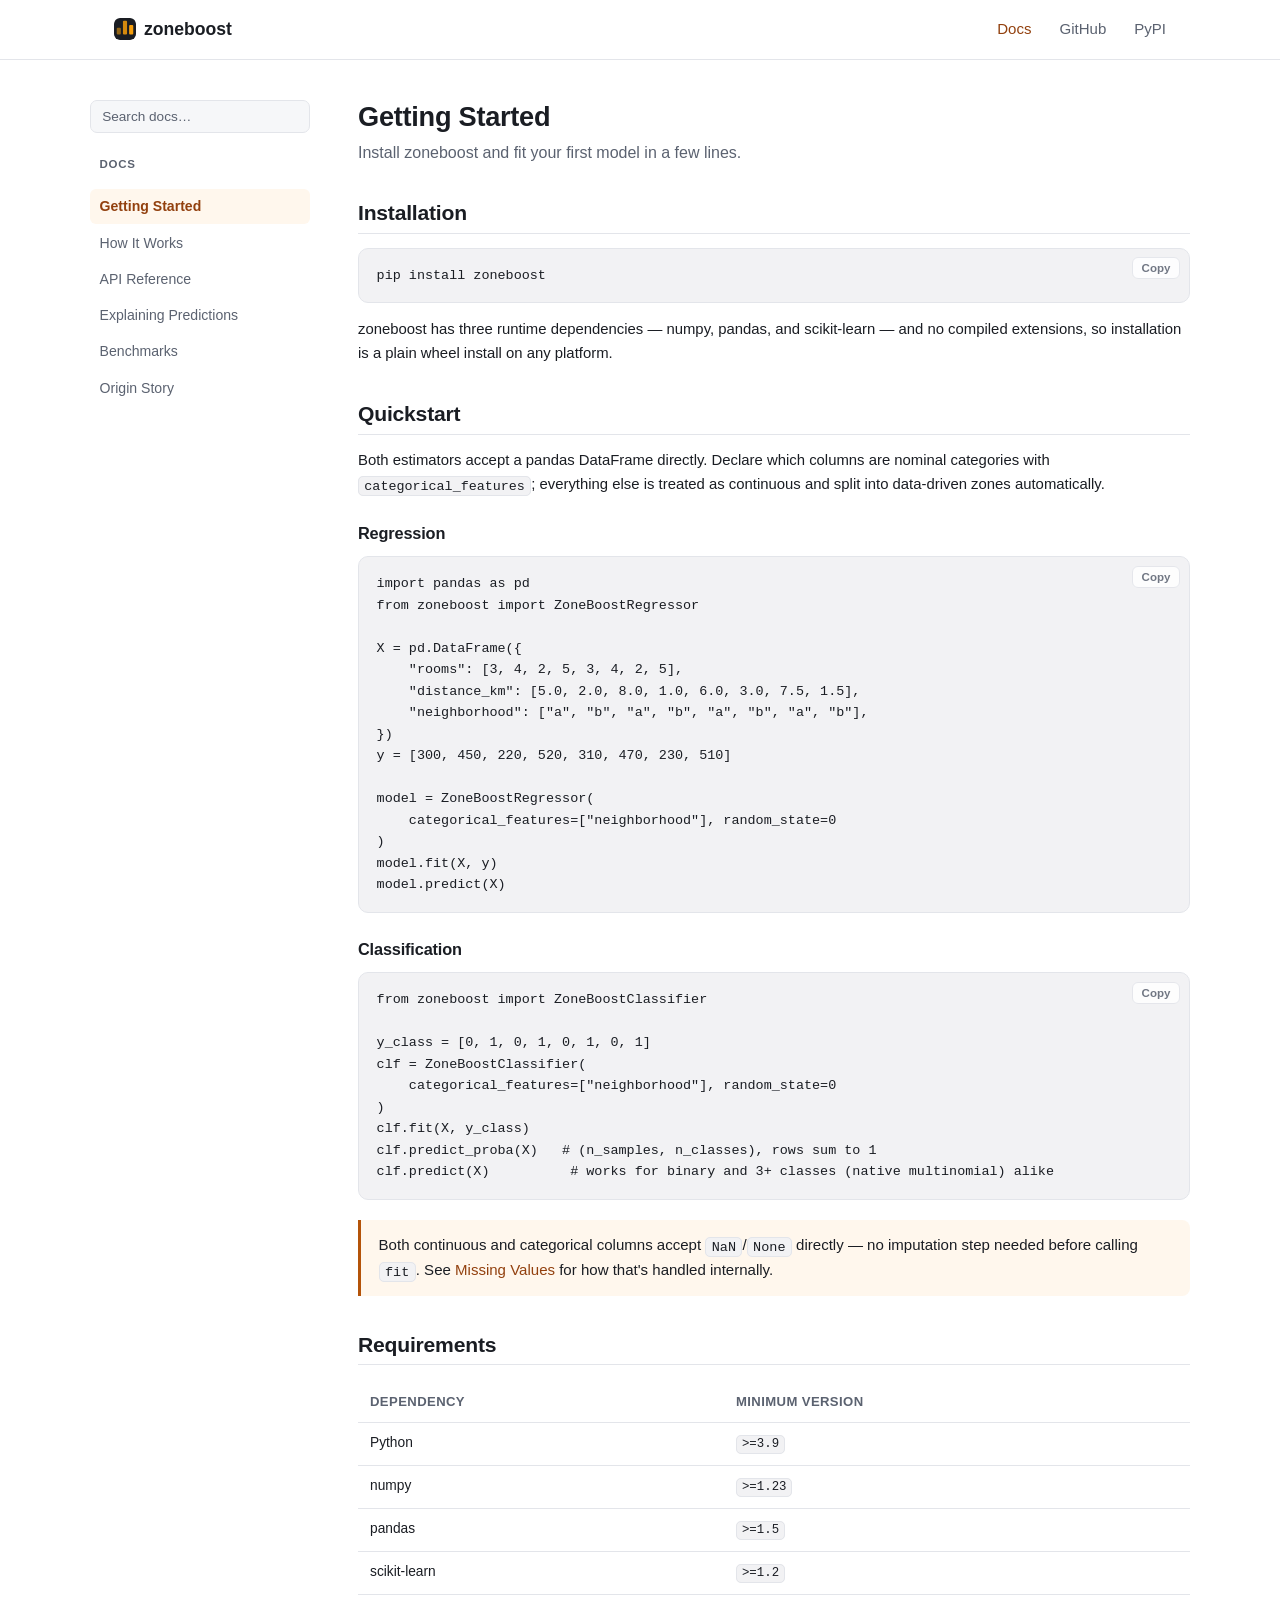
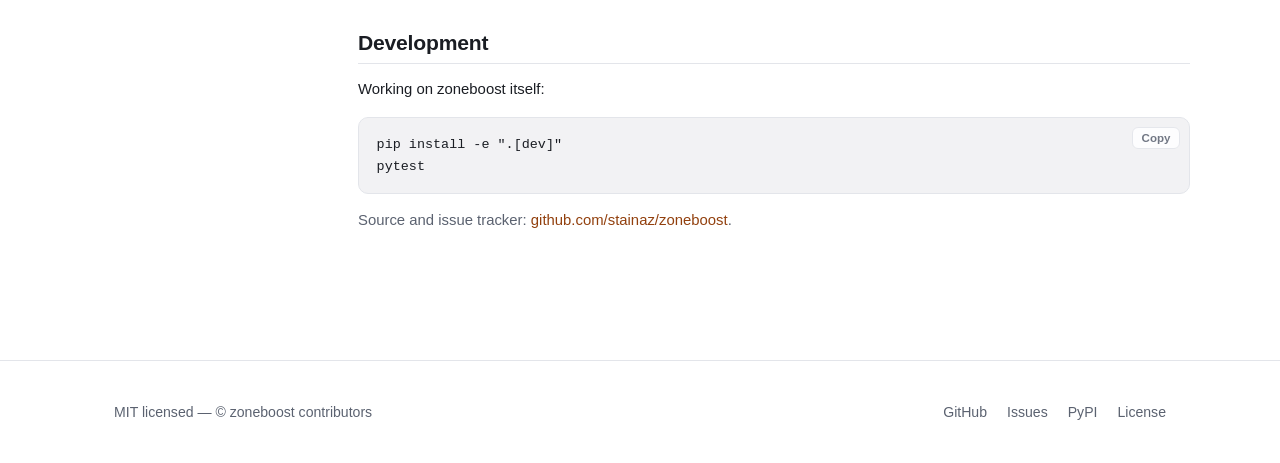
<file: docs/getting-started.html>
<!doctype html>
<html lang="en">
<head>
<meta charset="utf-8">
<meta name="viewport" content="width=device-width, initial-scale=1">
<title>Getting Started — zoneboost docs</title>
<meta name="description" content="Install zoneboost and fit your first ZoneBoostRegressor or ZoneBoostClassifier.">
<link rel="icon" href="assets/favicon.svg" type="image/svg+xml">
<link rel="stylesheet" href="assets/style.css">
</head>
<body>

<header class="site-header">
  <div class="container">
    <a class="wordmark" href="index.html">
      <span class="mark"><img src="assets/favicon.svg" alt="" width="22" height="22"></span>
      zoneboost
    </a>
    <button class="nav-toggle" aria-label="Toggle navigation" aria-expanded="false">☰</button>
    <nav class="main-nav">
      <a href="getting-started.html" aria-current="page">Docs</a>
      <a href="https://github.com/stainaz/zoneboost">GitHub</a>
      <a href="https://pypi.org/project/zoneboost/">PyPI</a>
    </nav>
  </div>
</header>

<div class="docs-layout container">
  <button class="sidebar-toggle" aria-expanded="false">☰ Docs menu</button>
  <aside class="docs-sidebar">
    <div class="docs-search">
      <input type="text" placeholder="Search docs…" aria-label="Search docs" autocomplete="off">
      <div class="search-results"></div>
    </div>
    <p class="docs-nav-label">Docs</p>
    <nav>
      <a href="getting-started.html" aria-current="page">Getting Started</a>
      <a href="how-it-works.html">How It Works</a>
      <a href="api-reference.html">API Reference</a>
      <a href="explaining-predictions.html">Explaining Predictions</a>
      <a href="benchmarks.html">Benchmarks</a>
      <a href="origin-story.html">Origin Story</a>
    </nav>
  </aside>

  <article class="docs-content">
    <h1>Getting Started</h1>
    <p class="subtitle">Install zoneboost and fit your first model in a few lines.</p>

    <h2 id="installation">Installation</h2>
    <pre><code>pip install zoneboost</code></pre>
    <p>zoneboost has three runtime dependencies — numpy, pandas, and scikit-learn — and no
    compiled extensions, so installation is a plain wheel install on any platform.</p>

    <h2 id="quickstart">Quickstart</h2>
    <p>Both estimators accept a pandas DataFrame directly. Declare which columns are
    nominal categories with <code>categorical_features</code>; everything else is treated
    as continuous and split into data-driven zones automatically.</p>

    <h3 id="regression">Regression</h3>
    <pre><code>import pandas as pd
from zoneboost import ZoneBoostRegressor

X = pd.DataFrame({
    "rooms": [3, 4, 2, 5, 3, 4, 2, 5],
    "distance_km": [5.0, 2.0, 8.0, 1.0, 6.0, 3.0, 7.5, 1.5],
    "neighborhood": ["a", "b", "a", "b", "a", "b", "a", "b"],
})
y = [300, 450, 220, 520, 310, 470, 230, 510]

model = ZoneBoostRegressor(
    categorical_features=["neighborhood"], random_state=0
)
model.fit(X, y)
model.predict(X)</code></pre>

    <h3 id="classification">Classification</h3>
    <pre><code>from zoneboost import ZoneBoostClassifier

y_class = [0, 1, 0, 1, 0, 1, 0, 1]
clf = ZoneBoostClassifier(
    categorical_features=["neighborhood"], random_state=0
)
clf.fit(X, y_class)
clf.predict_proba(X)   # (n_samples, n_classes), rows sum to 1
clf.predict(X)          # works for binary and 3+ classes (native multinomial) alike</code></pre>

    <div class="note">
      Both continuous and categorical columns accept <code>NaN</code>/<code>None</code>
      directly — no imputation step needed before calling <code>fit</code>. See
      <a href="how-it-works.html#missing-values">Missing Values</a> for how that's handled
      internally.
    </div>

    <h2 id="requirements">Requirements</h2>
    <table>
      <thead><tr><th>Dependency</th><th>Minimum version</th></tr></thead>
      <tbody>
        <tr><td>Python</td><td><code>&gt;=3.9</code></td></tr>
        <tr><td>numpy</td><td><code>&gt;=1.23</code></td></tr>
        <tr><td>pandas</td><td><code>&gt;=1.5</code></td></tr>
        <tr><td>scikit-learn</td><td><code>&gt;=1.2</code></td></tr>
      </tbody>
    </table>

    <h2 id="development">Development</h2>
    <p>Working on zoneboost itself:</p>
    <pre><code>pip install -e ".[dev]"
pytest</code></pre>
    <p class="text-muted">Source and issue tracker: <a href="https://github.com/stainaz/zoneboost">github.com/stainaz/zoneboost</a>.</p>
  </article>
</div>

<footer class="site-footer">
  <div class="container">
    <span>MIT licensed — © zoneboost contributors</span>
    <div class="footer-links">
      <a href="https://github.com/stainaz/zoneboost">GitHub</a>
      <a href="https://github.com/stainaz/zoneboost/issues">Issues</a>
      <a href="https://pypi.org/project/zoneboost/">PyPI</a>
      <a href="https://github.com/stainaz/zoneboost/blob/main/LICENSE">License</a>
    </div>
  </div>
</footer>

<script src="assets/script.js"></script>
</body>
</html>
</file>
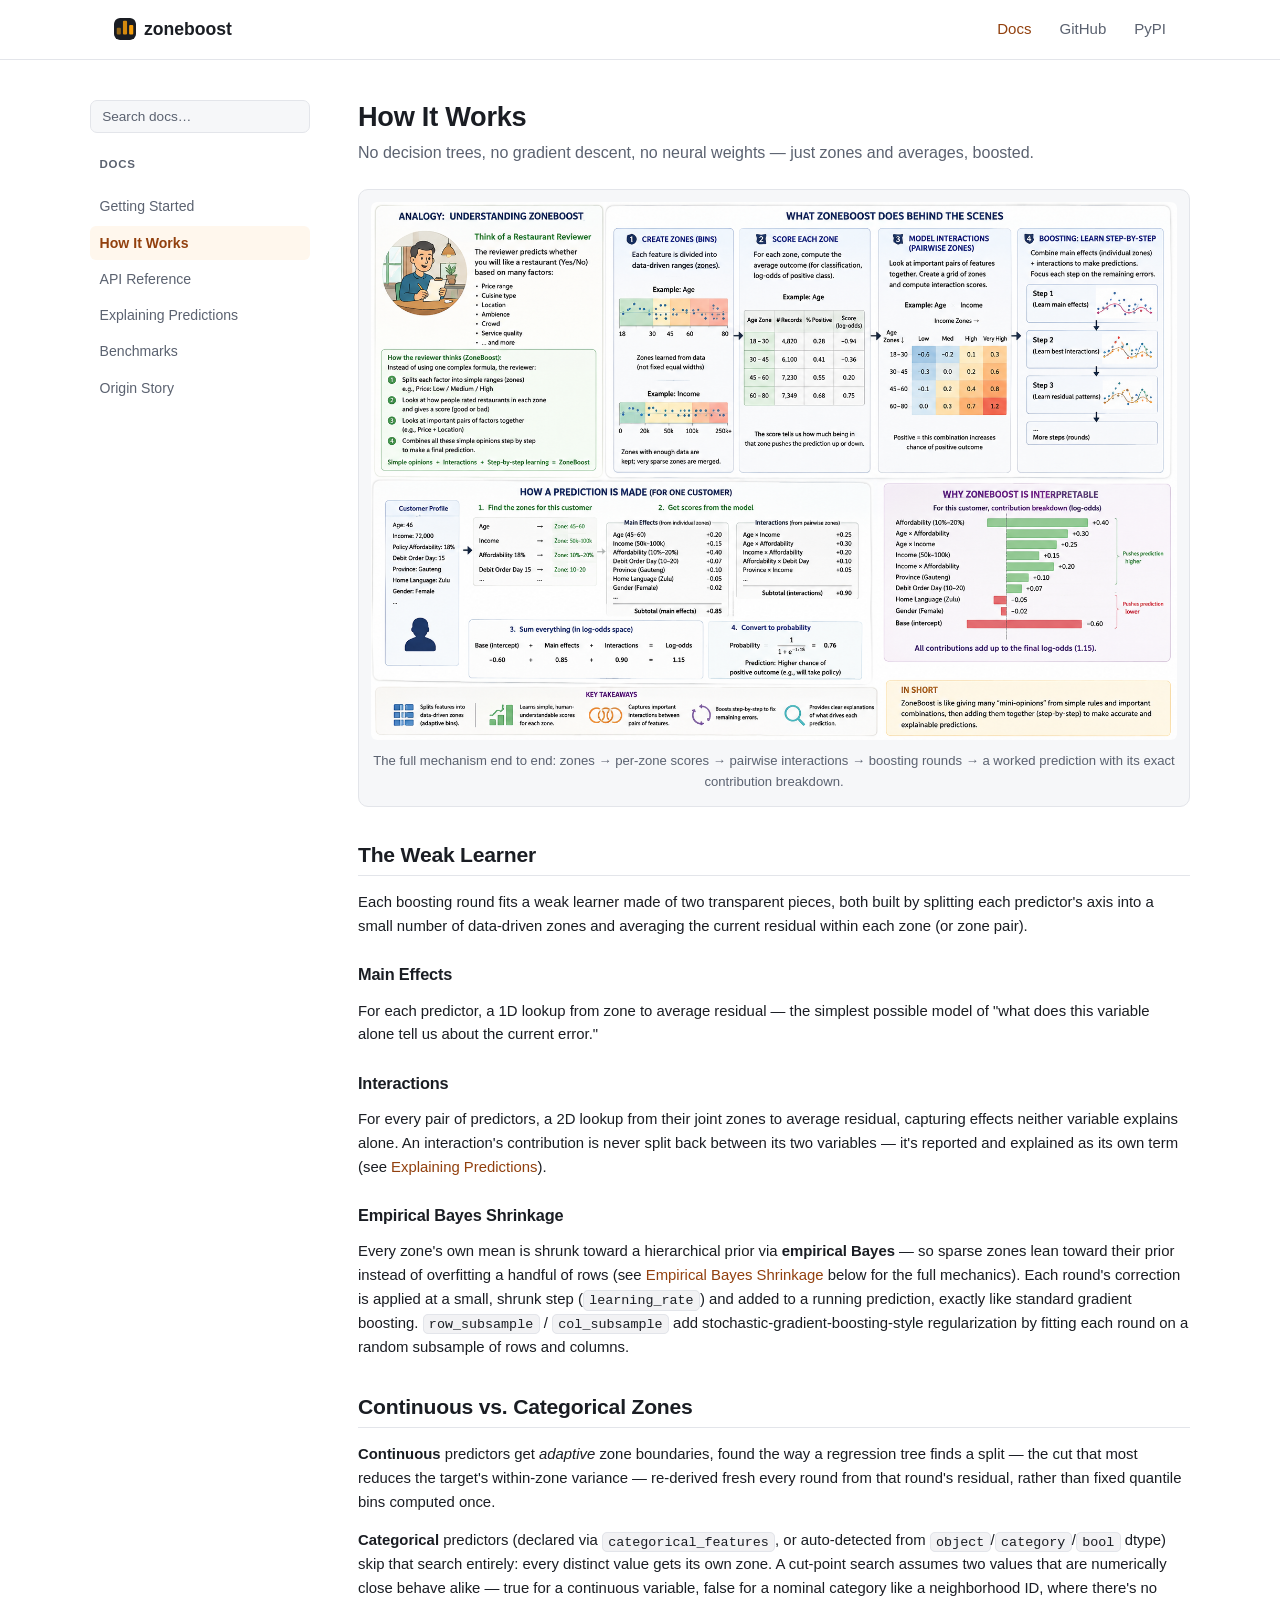
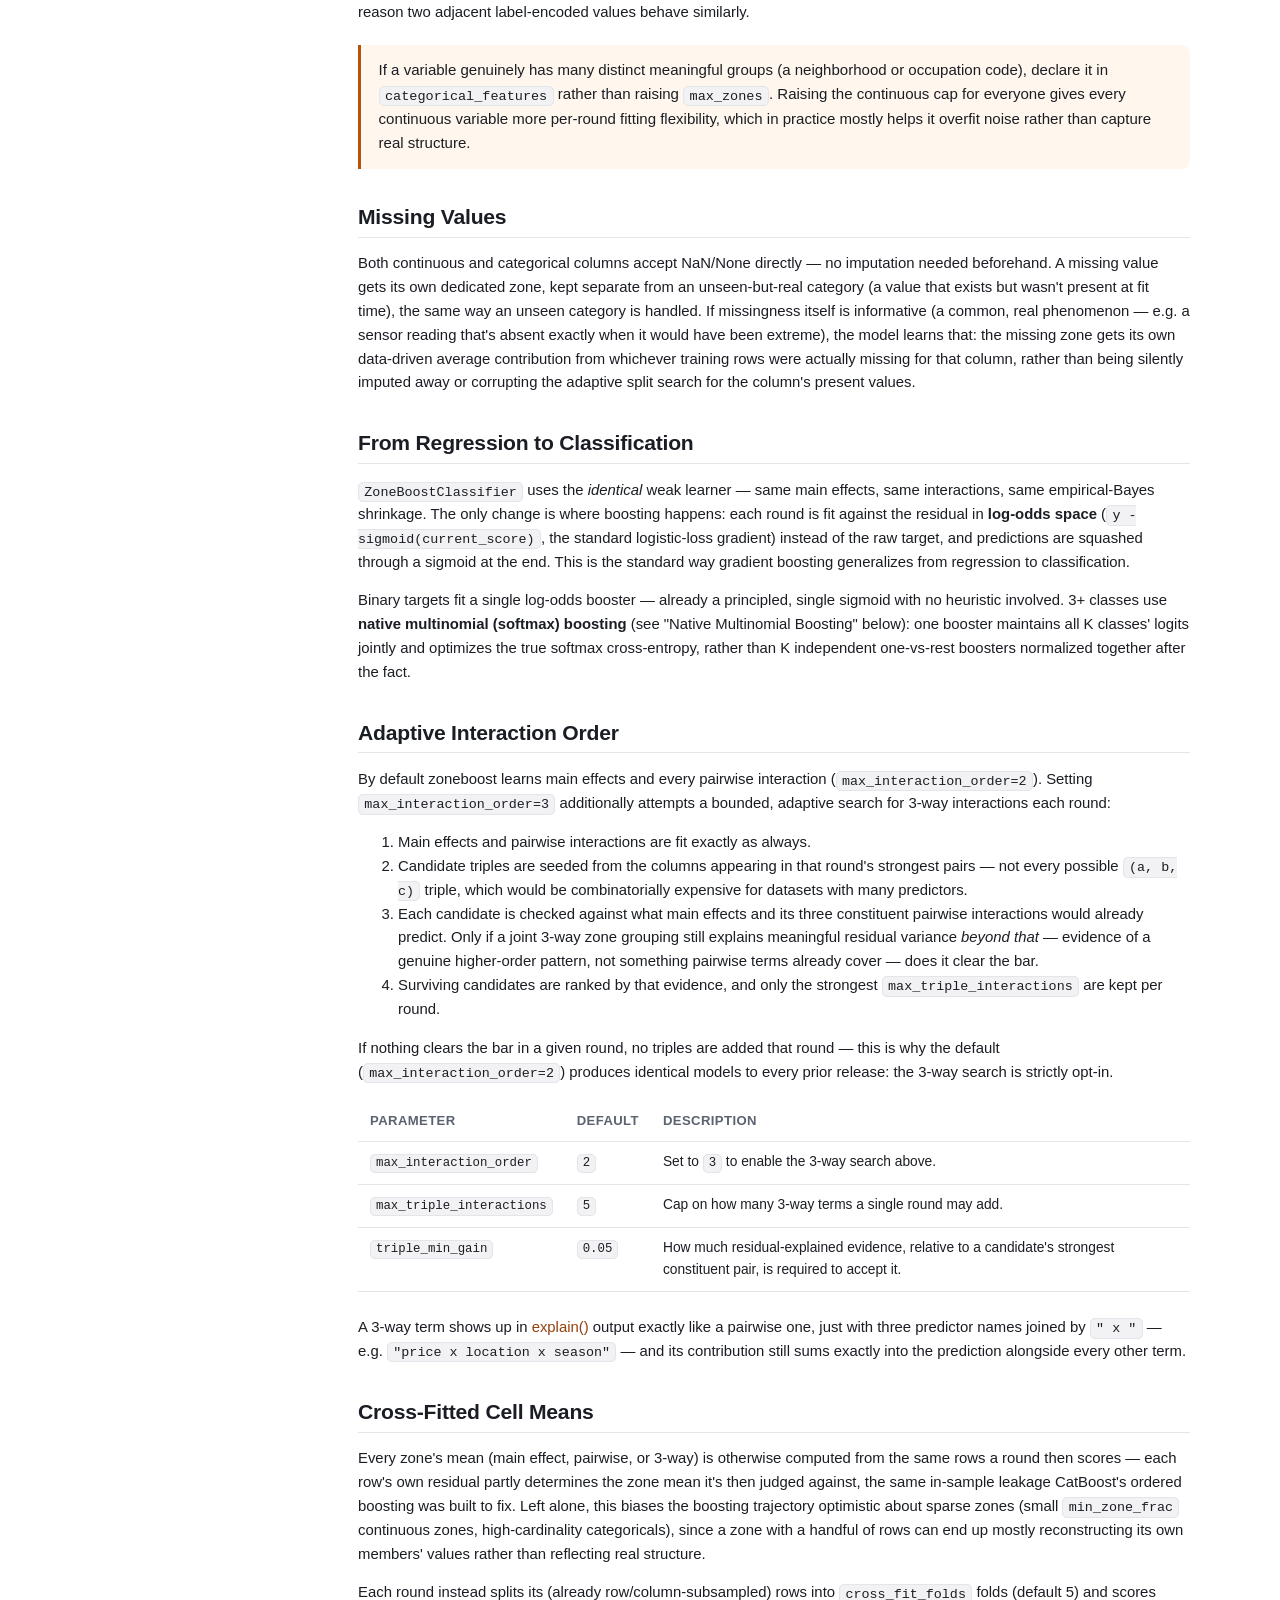
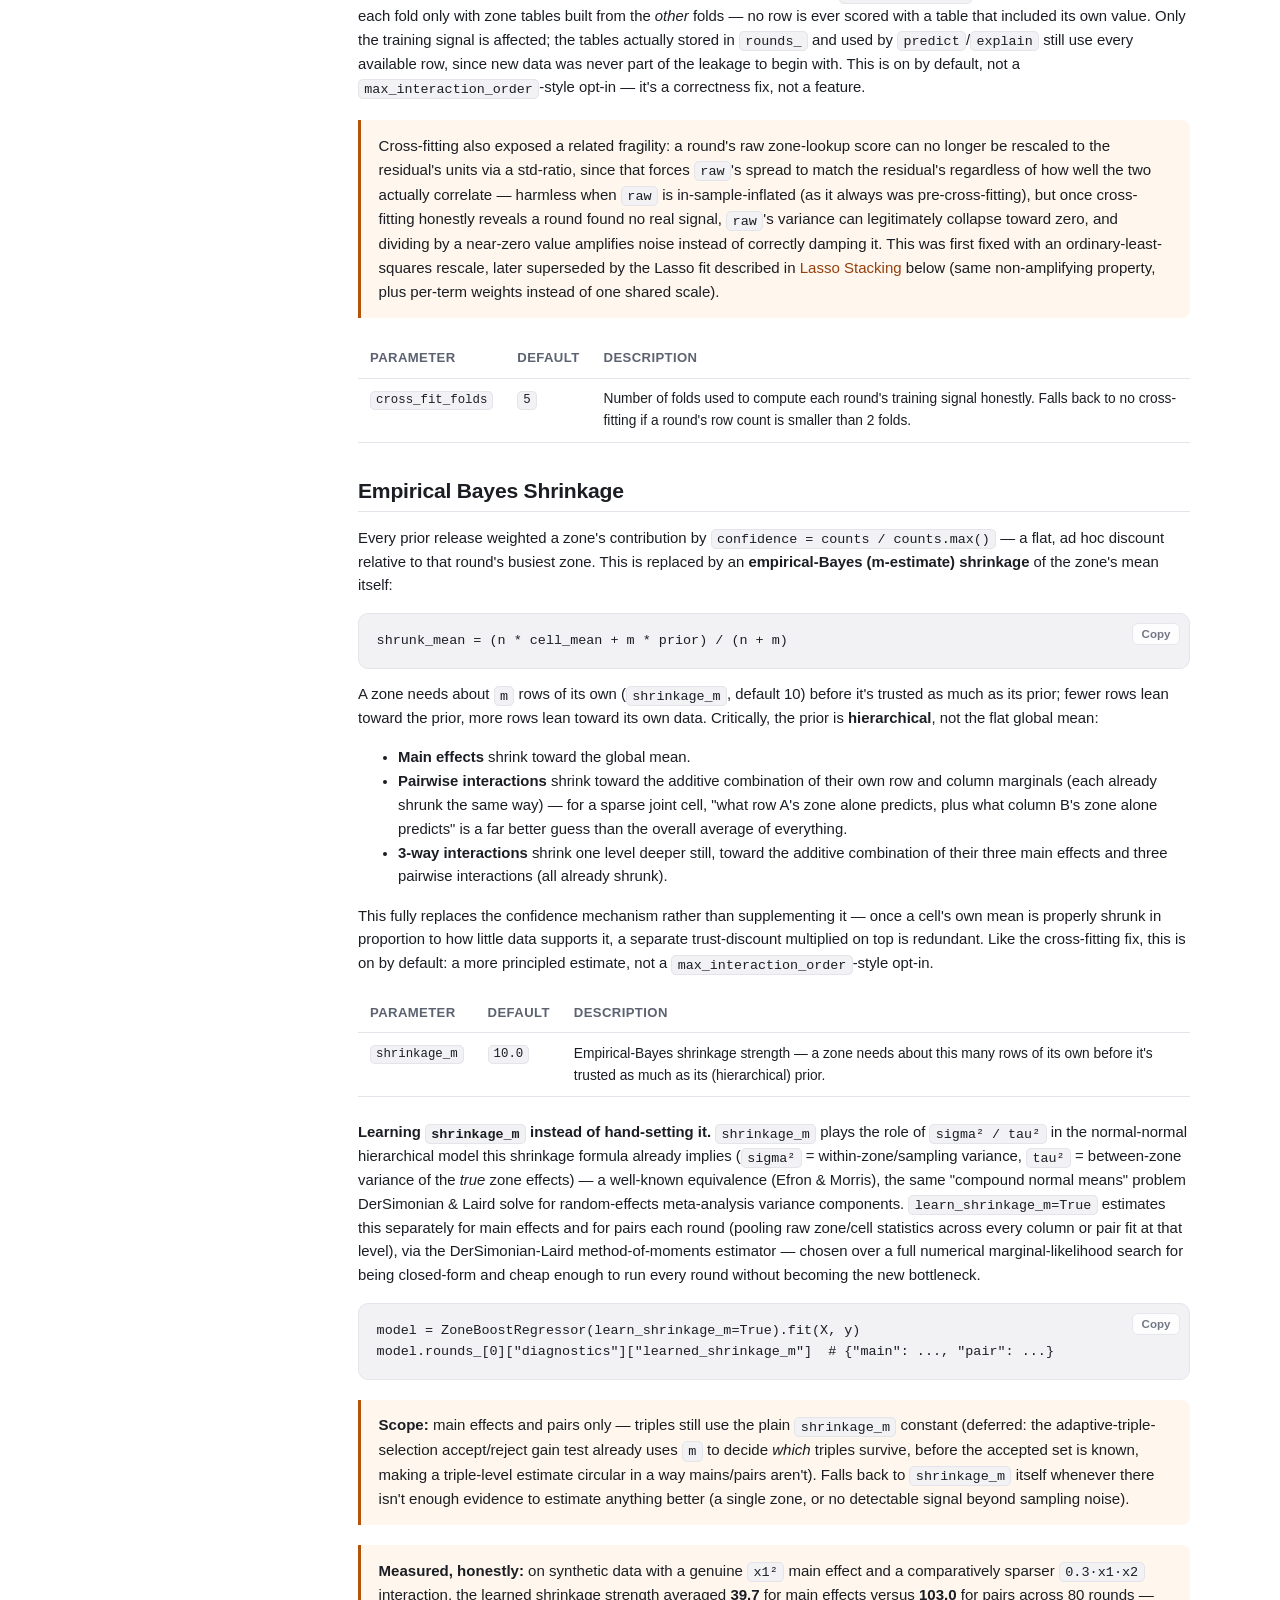
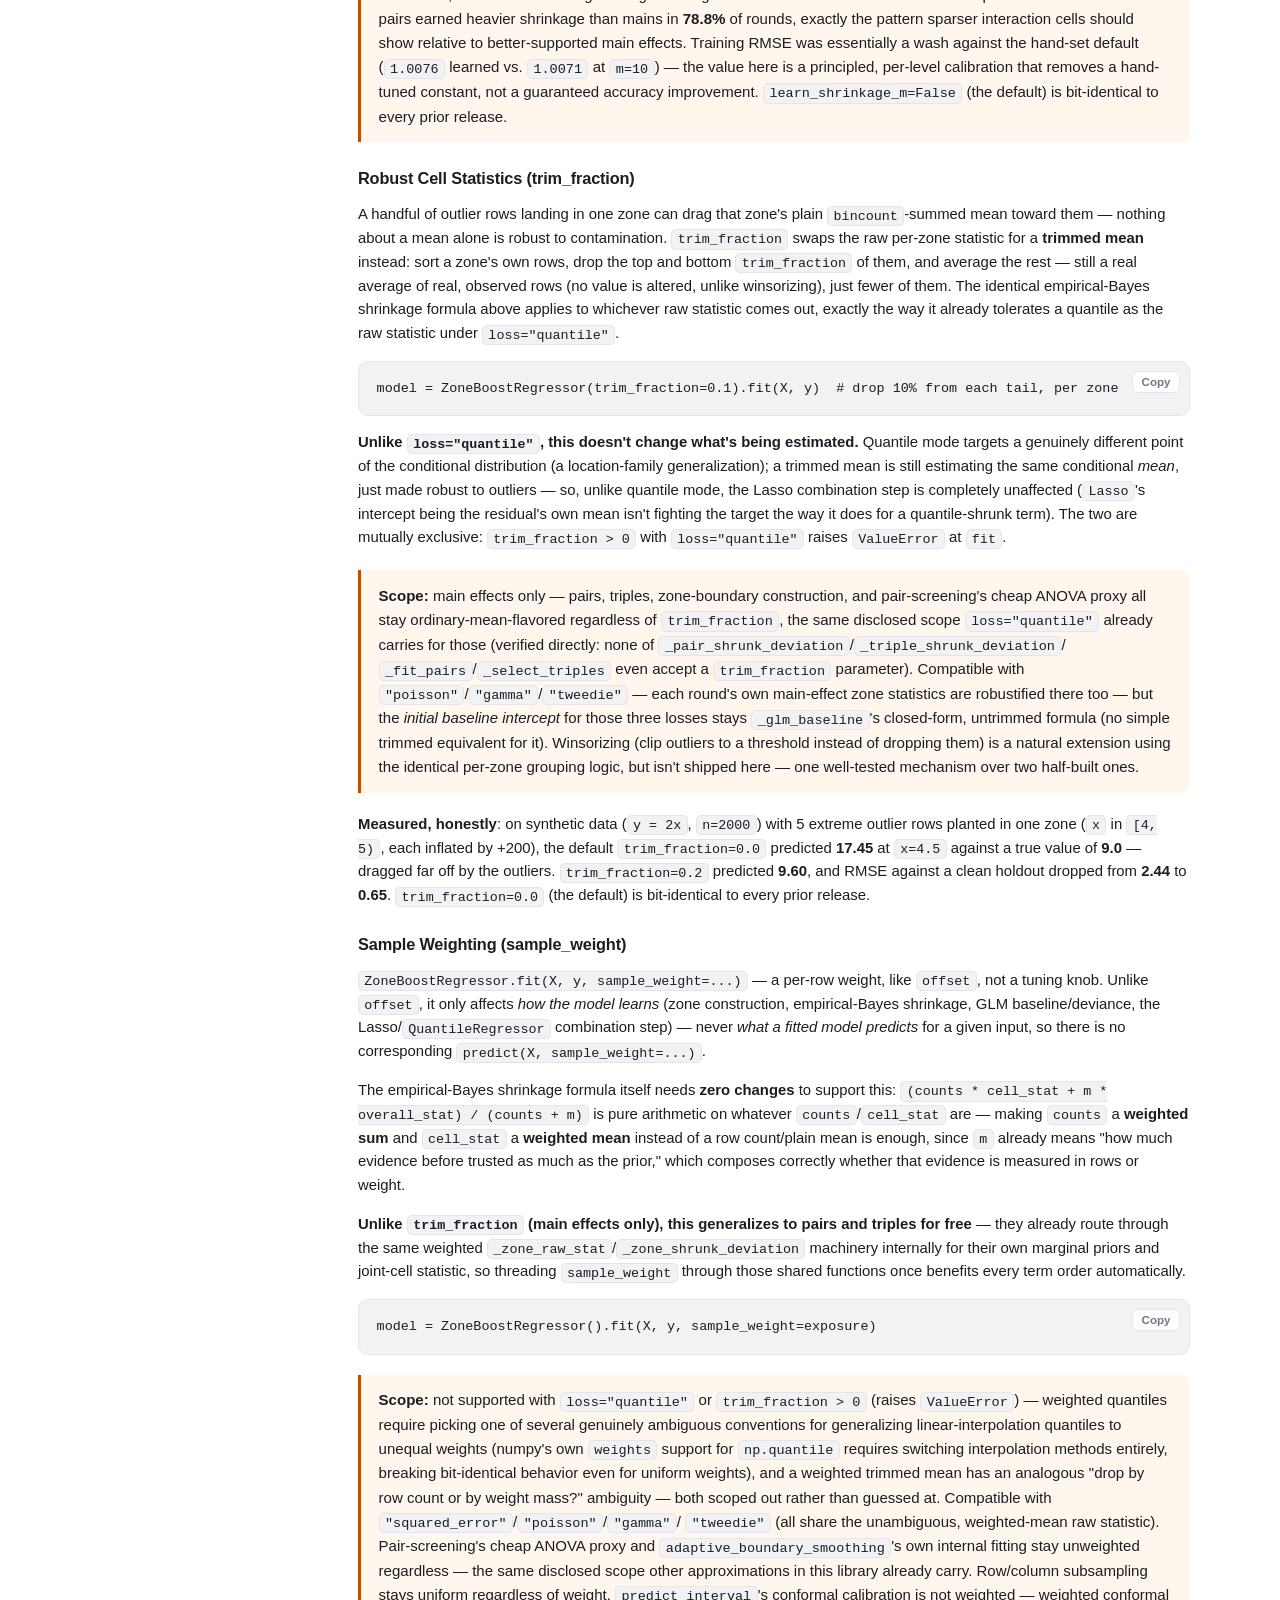
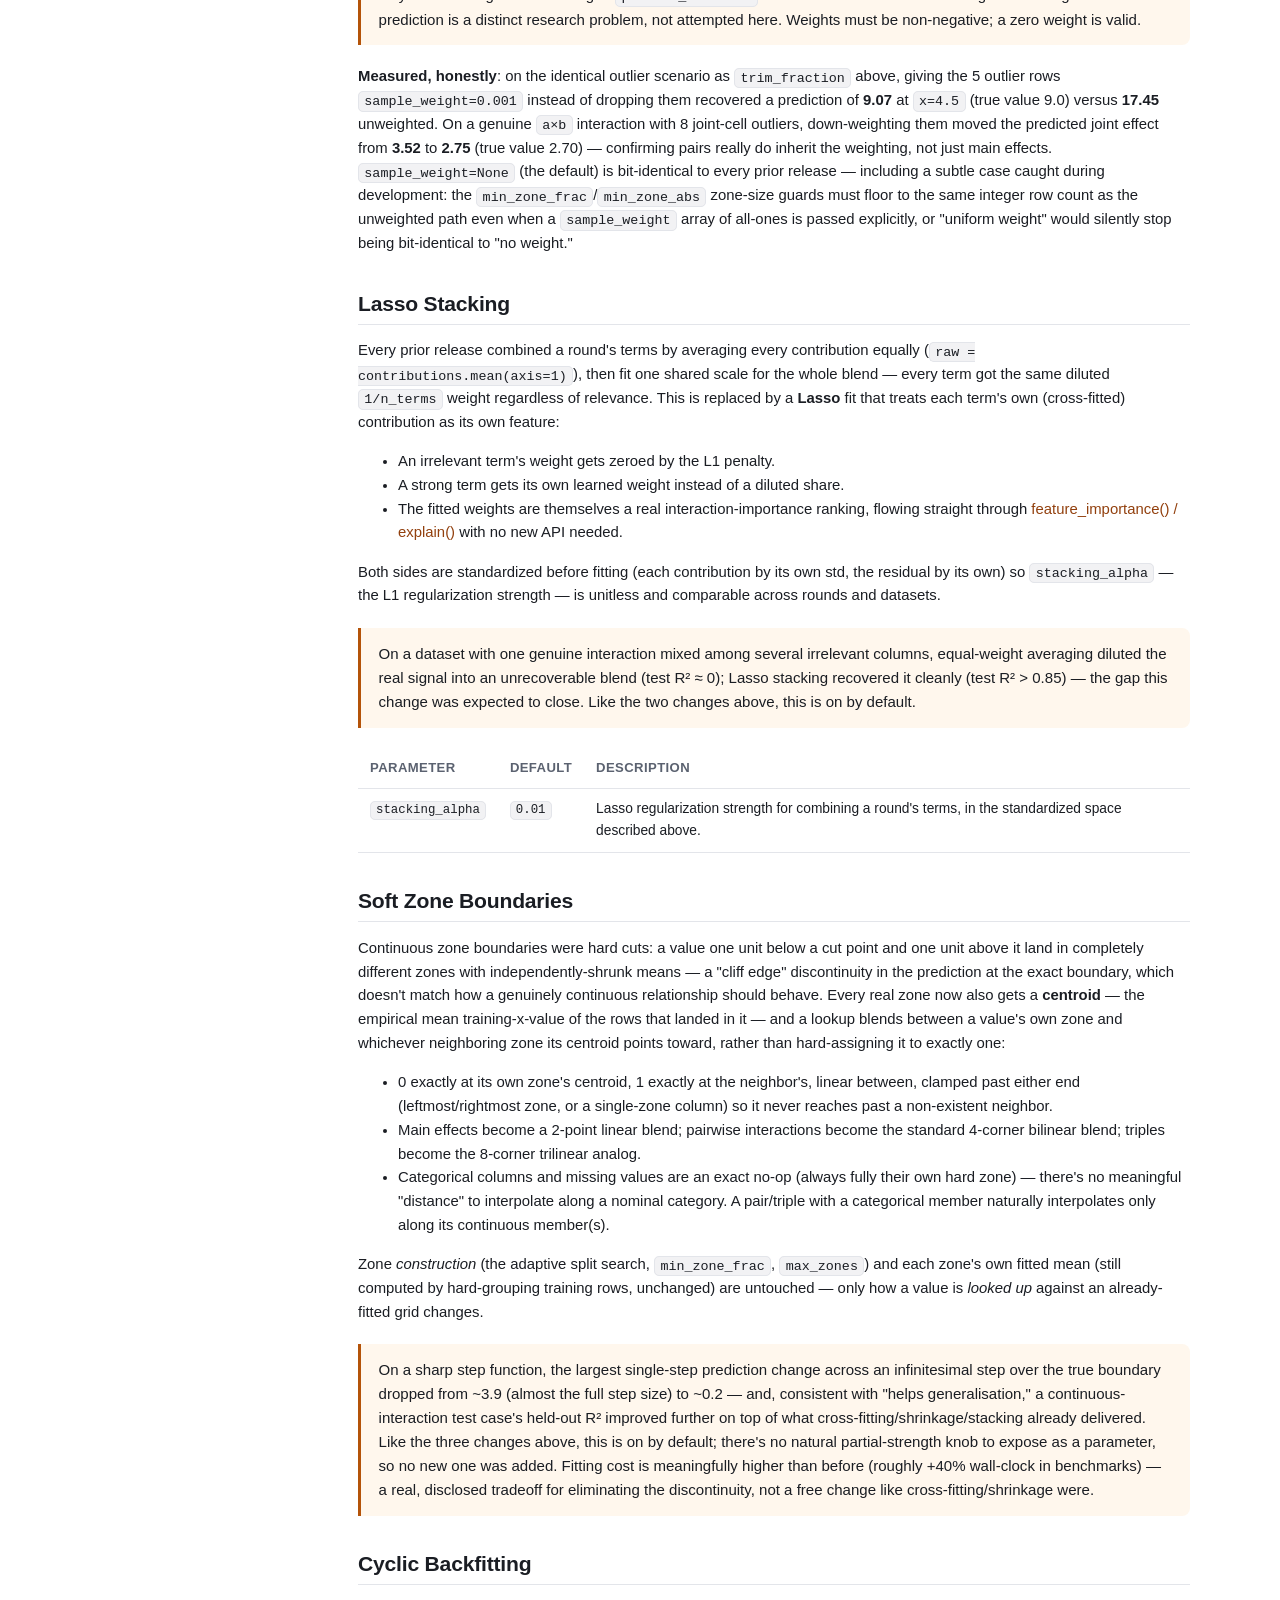
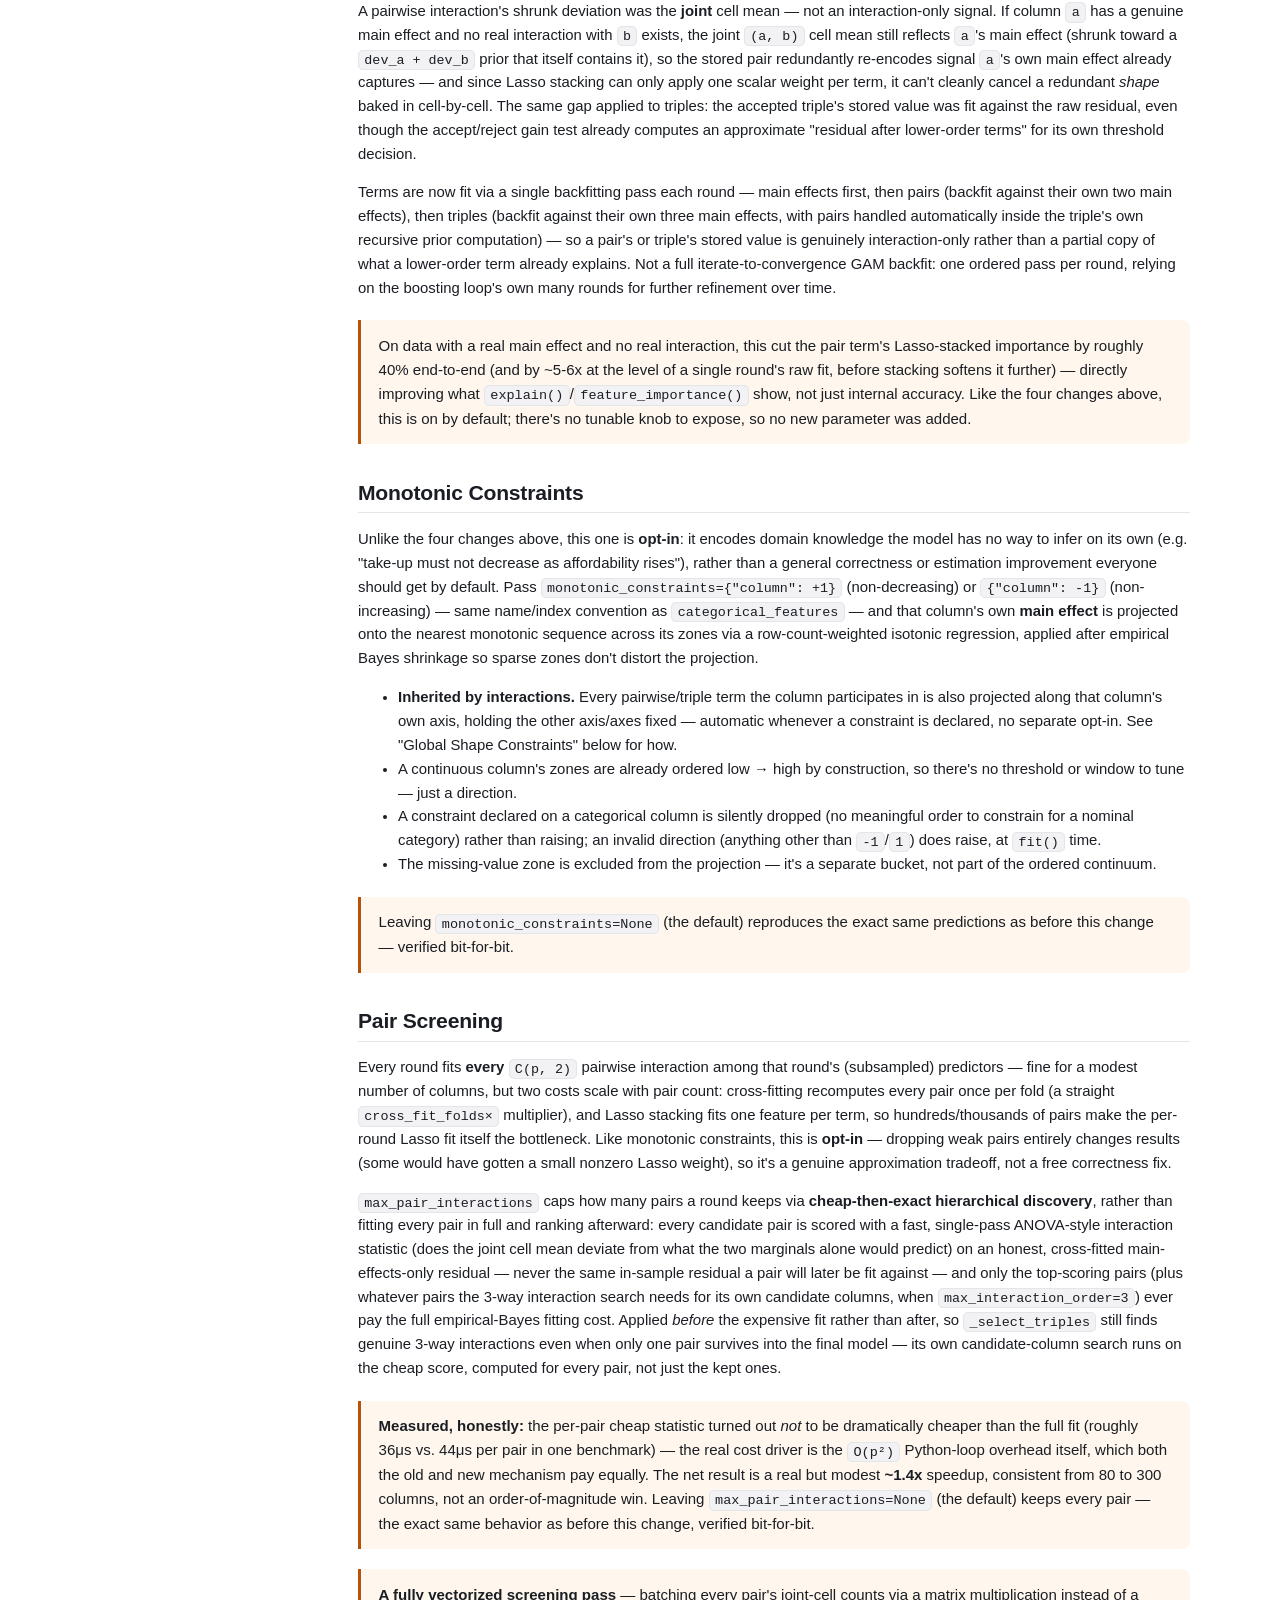
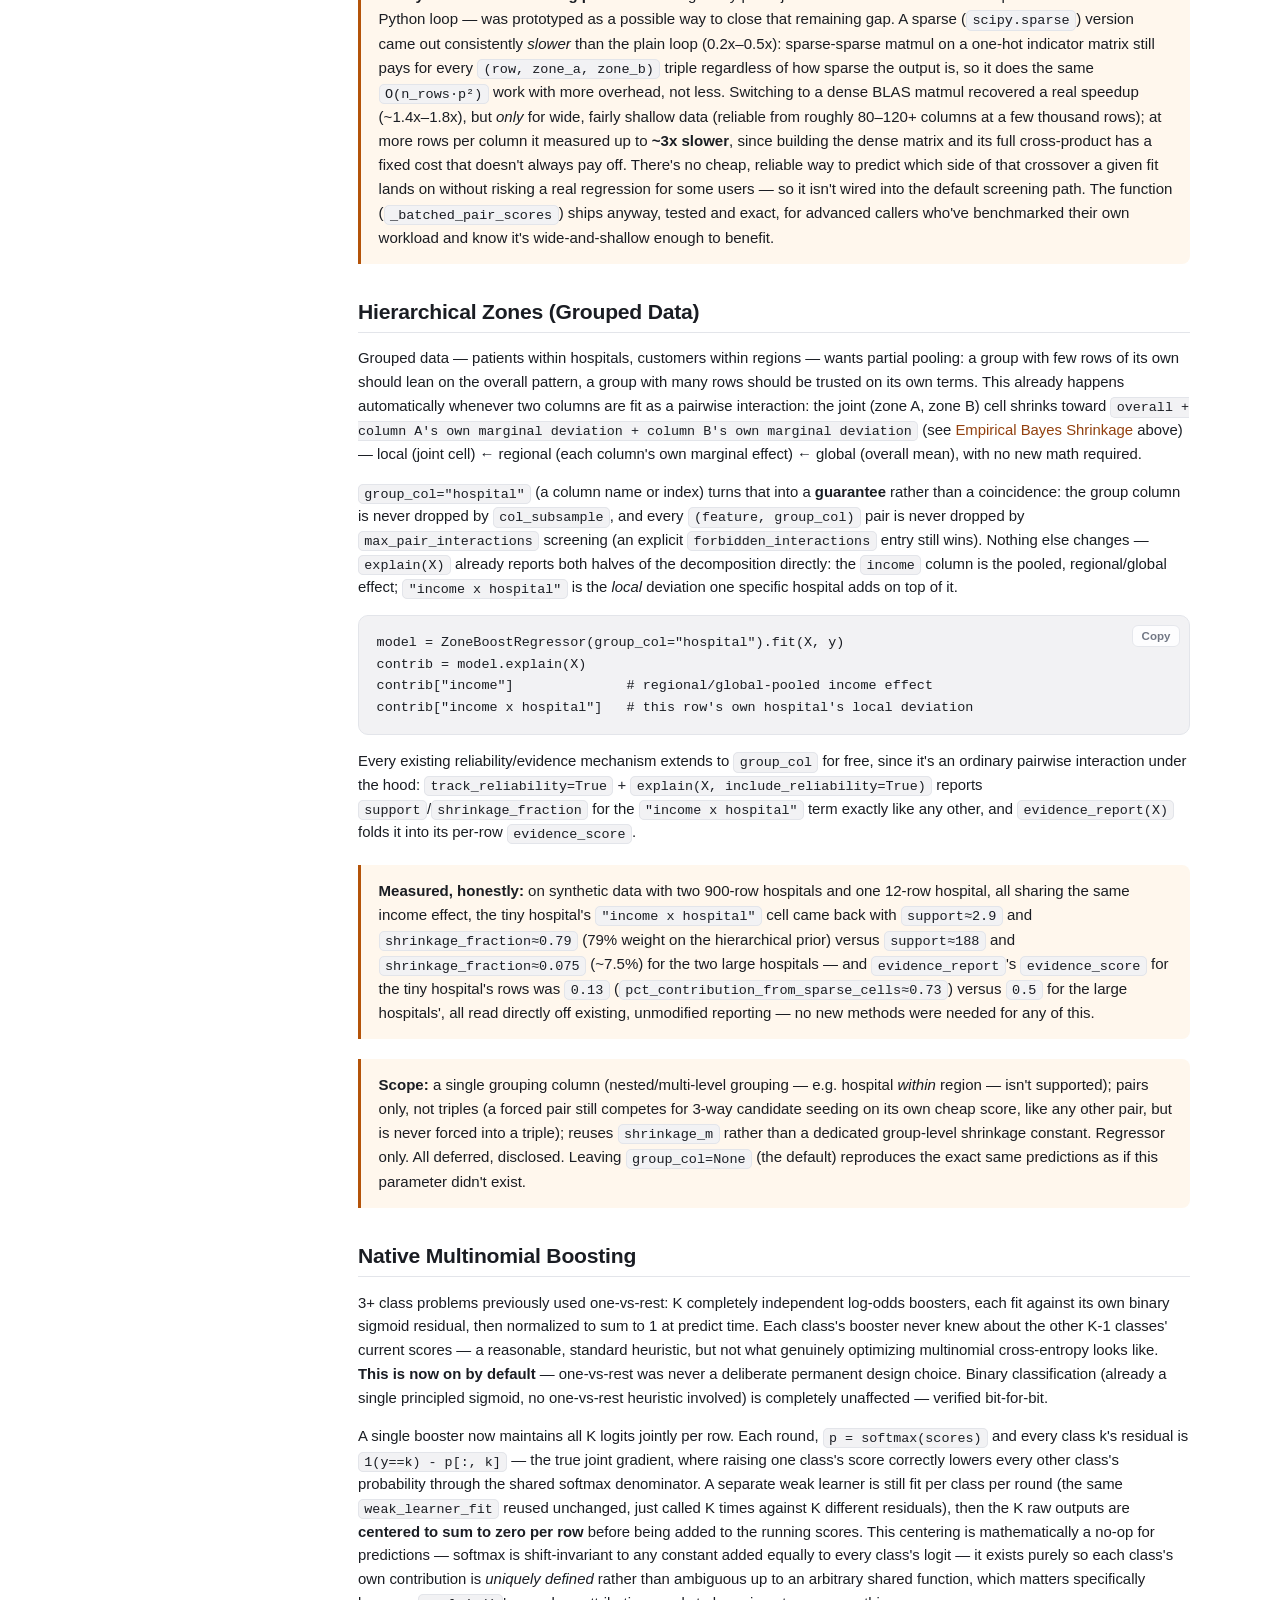
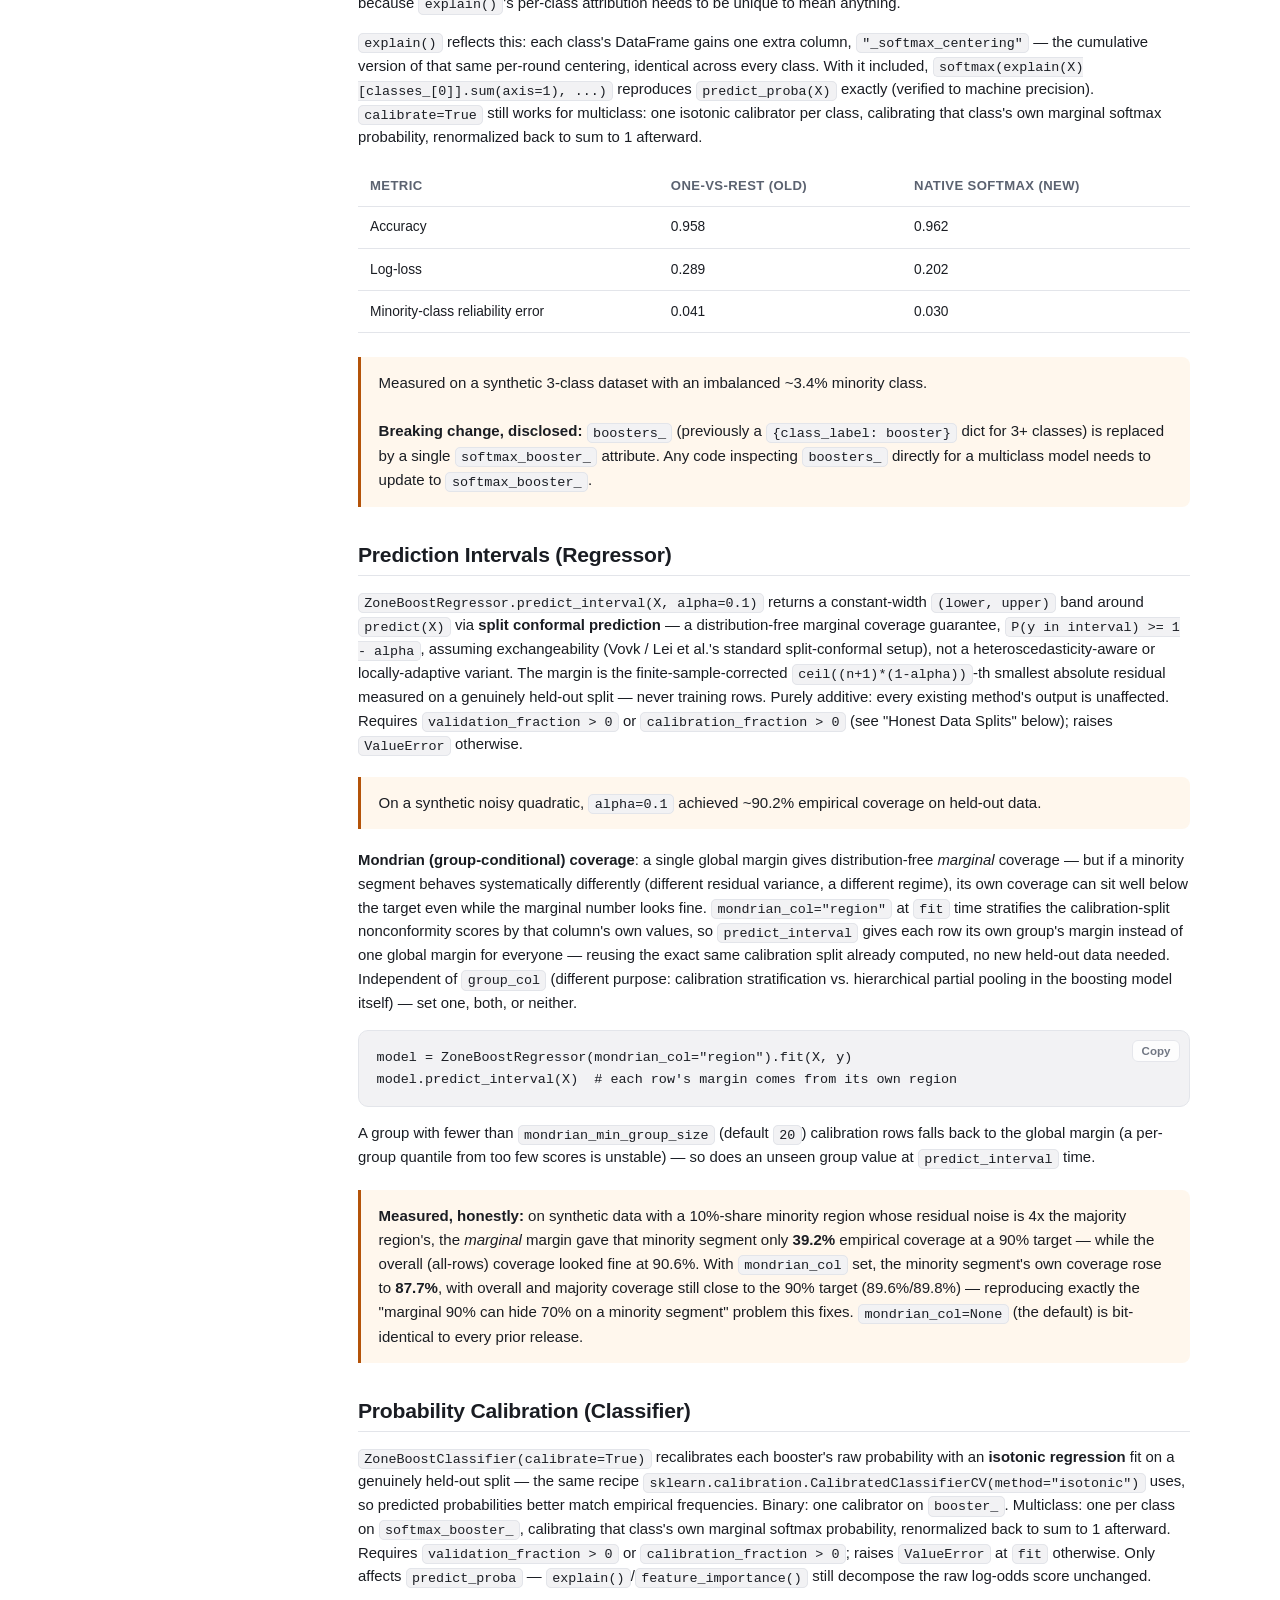
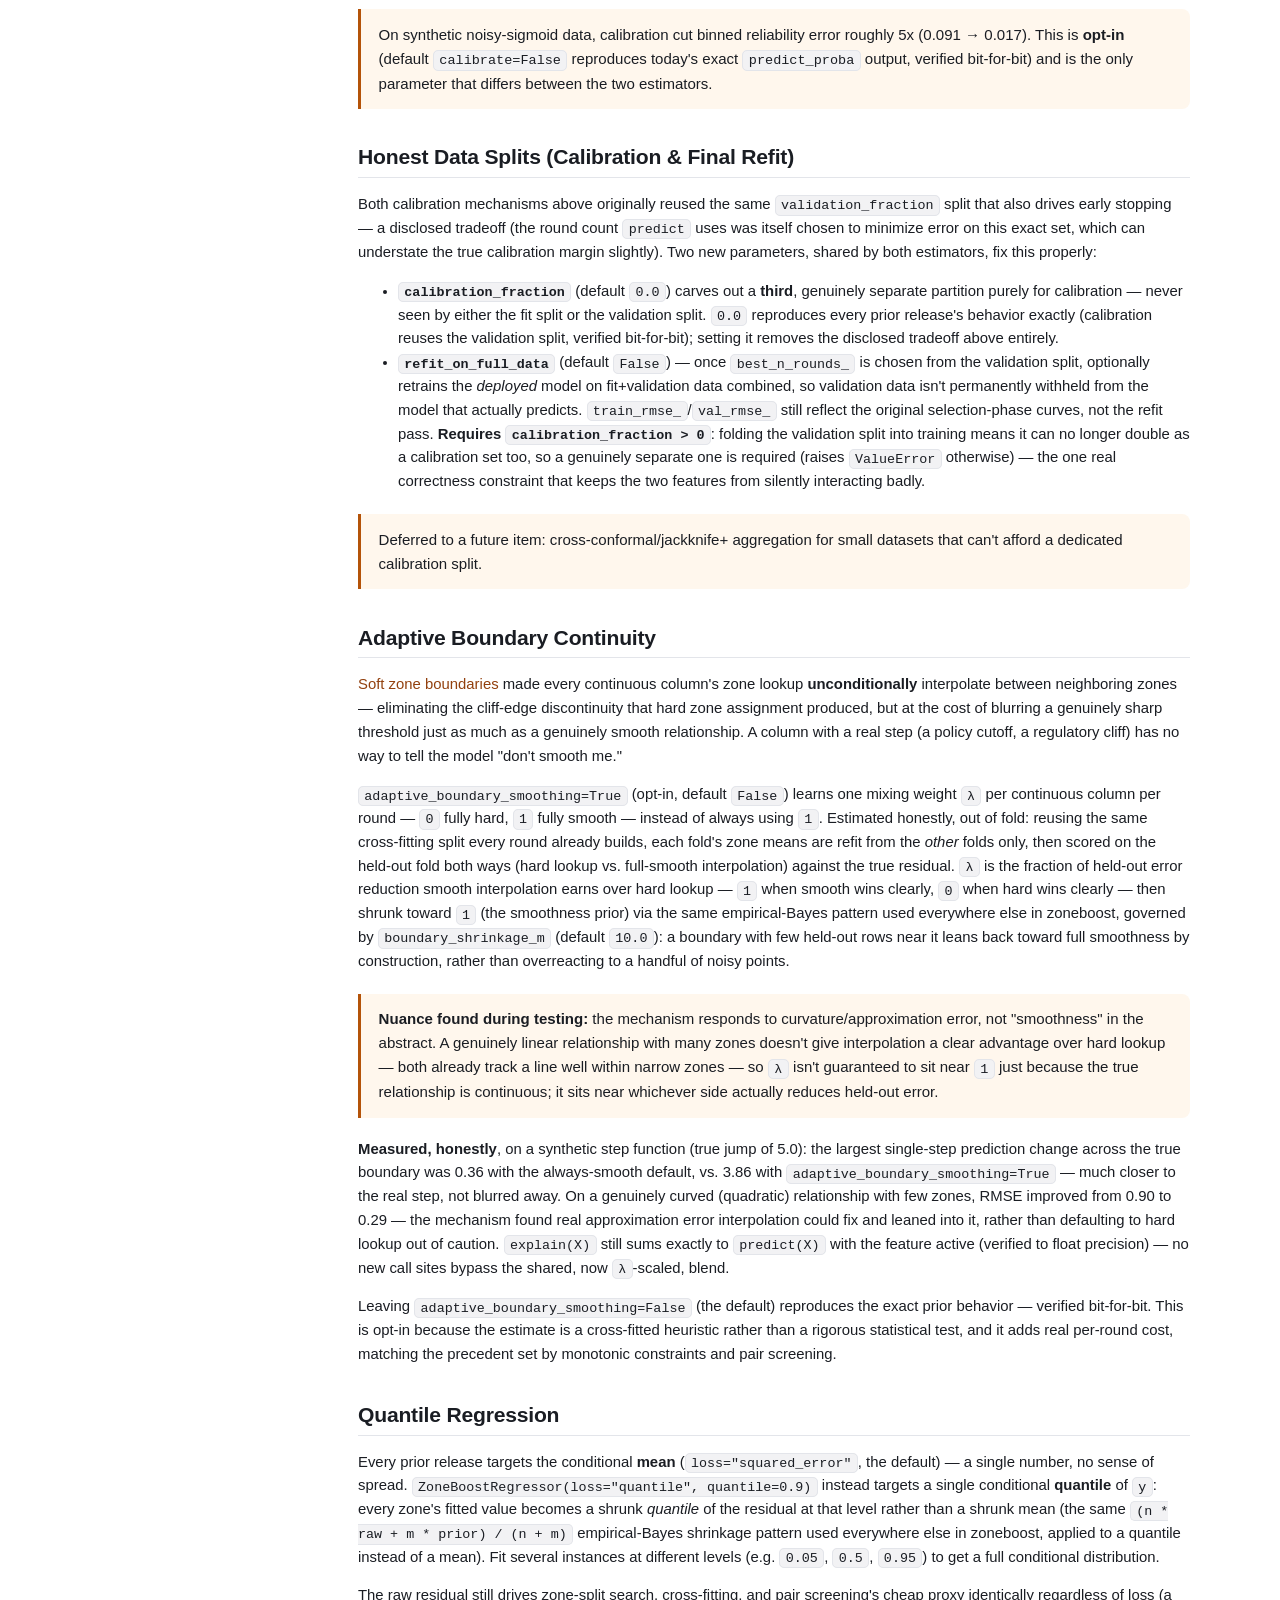
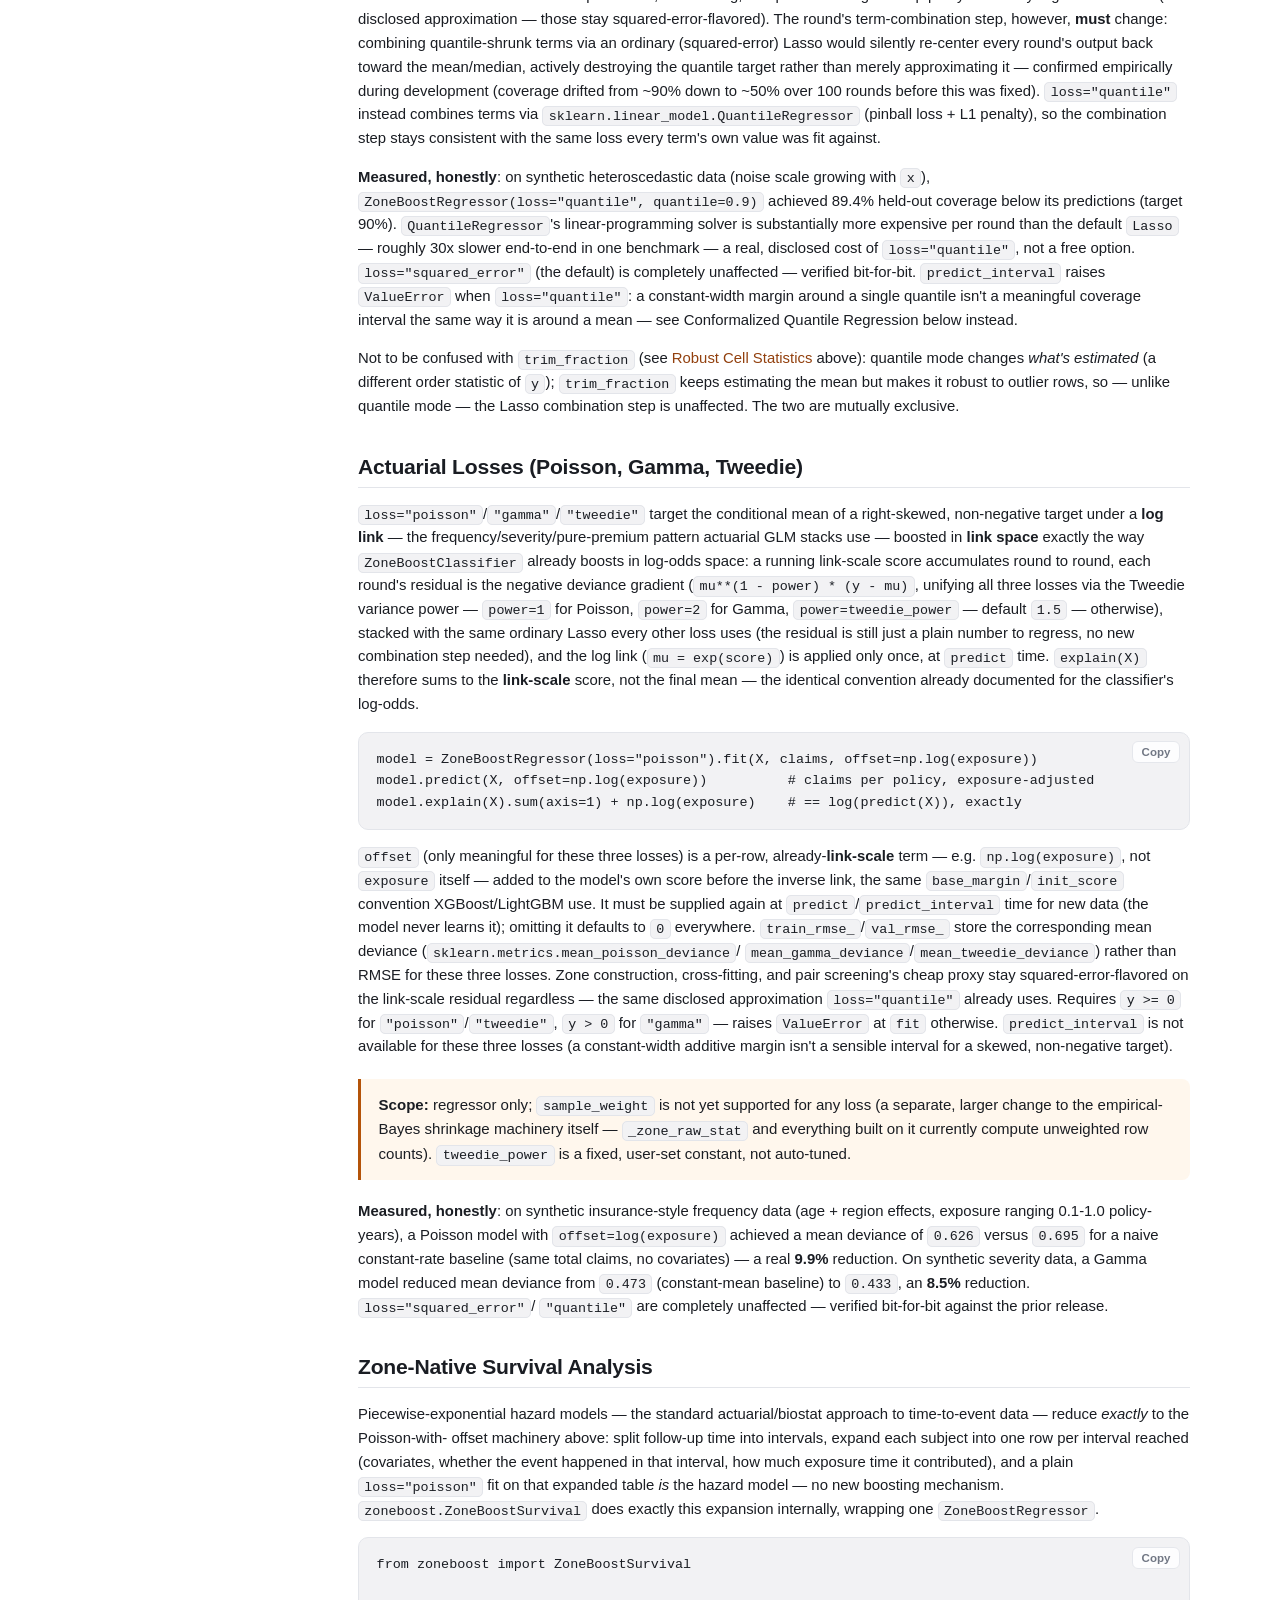
<file: docs/how-it-works.html>
<!doctype html>
<html lang="en">
<head>
<meta charset="utf-8">
<meta name="viewport" content="width=device-width, initial-scale=1">
<title>How It Works — zoneboost docs</title>
<meta name="description" content="How zoneboost's zone-based weak learner works: main effects, interactions, empirical-Bayes shrinkage, categorical zones, and missing values.">
<link rel="icon" href="assets/favicon.svg" type="image/svg+xml">
<link rel="stylesheet" href="assets/style.css">
</head>
<body>

<header class="site-header">
  <div class="container">
    <a class="wordmark" href="index.html">
      <span class="mark"><img src="assets/favicon.svg" alt="" width="22" height="22"></span>
      zoneboost
    </a>
    <button class="nav-toggle" aria-label="Toggle navigation" aria-expanded="false">☰</button>
    <nav class="main-nav">
      <a href="getting-started.html" aria-current="page">Docs</a>
      <a href="https://github.com/stainaz/zoneboost">GitHub</a>
      <a href="https://pypi.org/project/zoneboost/">PyPI</a>
    </nav>
  </div>
</header>

<div class="docs-layout container">
  <button class="sidebar-toggle" aria-expanded="false">☰ Docs menu</button>
  <aside class="docs-sidebar">
    <div class="docs-search">
      <input type="text" placeholder="Search docs…" aria-label="Search docs" autocomplete="off">
      <div class="search-results"></div>
    </div>
    <p class="docs-nav-label">Docs</p>
    <nav>
      <a href="getting-started.html">Getting Started</a>
      <a href="how-it-works.html" aria-current="page">How It Works</a>
      <a href="api-reference.html">API Reference</a>
      <a href="explaining-predictions.html">Explaining Predictions</a>
      <a href="benchmarks.html">Benchmarks</a>
      <a href="origin-story.html">Origin Story</a>
    </nav>
  </aside>

  <article class="docs-content">
    <h1>How It Works</h1>
    <p class="subtitle">No decision trees, no gradient descent, no neural weights — just
    zones and averages, boosted.</p>

    <figure class="docs-figure">
      <img src="assets/images/zoneboost-explanation.png" alt="Overview diagram: zoneboost splits each feature into data-driven zones, scores each zone from the average outcome of rows that fall in it, models pairwise zone-grid interactions, and boosts these main effects and interactions together in steps, focusing each round on the remaining error. A worked customer example shows how the zone lookups for age, income, and affordability sum with their pairwise interactions and a baseline into a final log-odds prediction, with every contribution traceable back to a simple zone statistic.">
      <figcaption>The full mechanism end to end: zones → per-zone scores → pairwise
      interactions → boosting rounds → a worked prediction with its exact contribution
      breakdown.</figcaption>
    </figure>

    <h2 id="weak-learner">The Weak Learner</h2>
    <p>Each boosting round fits a weak learner made of two transparent pieces, both built
    by splitting each predictor's axis into a small number of data-driven zones and
    averaging the current residual within each zone (or zone pair).</p>

    <h3 id="main-effects">Main Effects</h3>
    <p>For each predictor, a 1D lookup from zone to average residual — the simplest
    possible model of "what does this variable alone tell us about the current error."</p>

    <h3 id="interactions">Interactions</h3>
    <p>For every pair of predictors, a 2D lookup from their joint zones to average
    residual, capturing effects neither variable explains alone. An interaction's
    contribution is never split back between its two variables — it's reported and
    explained as its own term (see <a href="explaining-predictions.html">Explaining
    Predictions</a>).</p>

    <h3 id="density-confidence">Empirical Bayes Shrinkage</h3>
    <p>Every zone's own mean is shrunk toward a hierarchical prior via <strong>empirical
    Bayes</strong> — so sparse zones lean toward their prior instead of overfitting a
    handful of rows (see <a href="#empirical-bayes-shrinkage">Empirical Bayes
    Shrinkage</a> below for the full mechanics). Each round's correction is applied at a
    small, shrunk step (<code>learning_rate</code>) and added to a running prediction,
    exactly like standard gradient boosting. <code>row_subsample</code> /
    <code>col_subsample</code> add stochastic-gradient-boosting-style regularization by
    fitting each round on a random subsample of rows and columns.</p>

    <h2 id="continuous-vs-categorical">Continuous vs. Categorical Zones</h2>
    <p><strong>Continuous</strong> predictors get <em>adaptive</em> zone boundaries, found
    the way a regression tree finds a split — the cut that most reduces the target's
    within-zone variance — re-derived fresh every round from that round's residual, rather
    than fixed quantile bins computed once.</p>
    <p><strong>Categorical</strong> predictors (declared via <code>categorical_features</code>,
    or auto-detected from <code>object</code>/<code>category</code>/<code>bool</code>
    dtype) skip that search entirely: every distinct value gets its own zone. A cut-point
    search assumes two values that are numerically close behave alike — true for a
    continuous variable, false for a nominal category like a neighborhood ID, where
    there's no reason two adjacent label-encoded values behave similarly.</p>
    <div class="note">
      If a variable genuinely has many distinct meaningful groups (a neighborhood or
      occupation code), declare it in <code>categorical_features</code> rather than
      raising <code>max_zones</code>. Raising the continuous cap for everyone gives every
      continuous variable more per-round fitting flexibility, which in practice mostly
      helps it overfit noise rather than capture real structure.
    </div>

    <h2 id="missing-values">Missing Values</h2>
    <p>Both continuous and categorical columns accept NaN/None directly — no imputation
    needed beforehand. A missing value gets its own dedicated zone, kept separate from an
    unseen-but-real category (a value that exists but wasn't present at fit time), the
    same way an unseen category is handled. If missingness itself is informative (a
    common, real phenomenon — e.g. a sensor reading that's absent exactly when it would
    have been extreme), the model learns that: the missing zone gets its own data-driven
    average contribution from whichever training rows were actually missing for that
    column, rather than being silently imputed away or corrupting the adaptive split
    search for the column's present values.</p>

    <h2 id="classification">From Regression to Classification</h2>
    <p><code>ZoneBoostClassifier</code> uses the <em>identical</em> weak learner — same
    main effects, same interactions, same empirical-Bayes shrinkage. The only change is where
    boosting happens: each round is fit against the residual in <strong>log-odds
    space</strong> (<code>y - sigmoid(current_score)</code>, the standard logistic-loss
    gradient) instead of the raw target, and predictions are squashed through a sigmoid at
    the end. This is the standard way gradient boosting generalizes from regression to
    classification.</p>
    <p>Binary targets fit a single log-odds booster — already a principled, single
    sigmoid with no heuristic involved. 3+ classes use <strong>native multinomial
    (softmax) boosting</strong> (see "Native Multinomial Boosting" below): one booster
    maintains all K classes' logits jointly and optimizes the true softmax
    cross-entropy, rather than K independent one-vs-rest boosters normalized together
    after the fact.</p>

    <h2 id="adaptive-interaction-order">Adaptive Interaction Order</h2>
    <p>By default zoneboost learns main effects and every pairwise interaction
    (<code>max_interaction_order=2</code>). Setting <code>max_interaction_order=3</code>
    additionally attempts a bounded, adaptive search for 3-way interactions each round:</p>
    <ol>
      <li>Main effects and pairwise interactions are fit exactly as always.</li>
      <li>Candidate triples are seeded from the columns appearing in that round's
      strongest pairs — not every possible <code>(a, b, c)</code> triple, which would be
      combinatorially expensive for datasets with many predictors.</li>
      <li>Each candidate is checked against what main effects and its three constituent
      pairwise interactions would already predict. Only if a joint 3-way zone grouping
      still explains meaningful residual variance <em>beyond that</em> — evidence of a
      genuine higher-order pattern, not something pairwise terms already cover — does it
      clear the bar.</li>
      <li>Surviving candidates are ranked by that evidence, and only the strongest
      <code>max_triple_interactions</code> are kept per round.</li>
    </ol>
    <p>If nothing clears the bar in a given round, no triples are added that round — this
    is why the default (<code>max_interaction_order=2</code>) produces identical models to
    every prior release: the 3-way search is strictly opt-in.</p>
    <table>
      <thead><tr><th>Parameter</th><th>Default</th><th>Description</th></tr></thead>
      <tbody>
        <tr><td><code>max_interaction_order</code></td><td><code>2</code></td><td>Set to <code>3</code> to enable the 3-way search above.</td></tr>
        <tr><td><code>max_triple_interactions</code></td><td><code>5</code></td><td>Cap on how many 3-way terms a single round may add.</td></tr>
        <tr><td><code>triple_min_gain</code></td><td><code>0.05</code></td><td>How much residual-explained evidence, relative to a candidate's strongest constituent pair, is required to accept it.</td></tr>
      </tbody>
    </table>
    <p>A 3-way term shows up in <a href="explaining-predictions.html">explain()</a> output
    exactly like a pairwise one, just with three predictor names joined by
    <code>" x "</code> — e.g. <code>"price x location x season"</code> — and its
    contribution still sums exactly into the prediction alongside every other term.</p>

    <h2 id="cross-fitted-cell-means">Cross-Fitted Cell Means</h2>
    <p>Every zone's mean (main effect, pairwise, or 3-way) is otherwise computed from the
    same rows a round then scores — each row's own residual partly determines the zone
    mean it's then judged against, the same in-sample leakage CatBoost's ordered boosting
    was built to fix. Left alone, this biases the boosting trajectory optimistic about
    sparse zones (small <code>min_zone_frac</code> continuous zones, high-cardinality
    categoricals), since a zone with a handful of rows can end up mostly reconstructing
    its own members' values rather than reflecting real structure.</p>
    <p>Each round instead splits its (already row/column-subsampled) rows into
    <code>cross_fit_folds</code> folds (default 5) and scores each fold only with zone
    tables built from the <em>other</em> folds — no row is ever scored with a table that
    included its own value. Only the training signal is affected; the tables actually
    stored in <code>rounds_</code> and used by <code>predict</code>/<code>explain</code>
    still use every available row, since new data was never part of the leakage to begin
    with. This is on by default, not a <code>max_interaction_order</code>-style opt-in —
    it's a correctness fix, not a feature.</p>
    <div class="note">
      Cross-fitting also exposed a related fragility: a round's raw zone-lookup score can
      no longer be rescaled to the residual's units via a std-ratio, since that forces
      <code>raw</code>'s spread to match the residual's regardless of how well the two
      actually correlate — harmless when <code>raw</code> is in-sample-inflated (as it
      always was pre-cross-fitting), but once cross-fitting honestly reveals a round found
      no real signal, <code>raw</code>'s variance can legitimately collapse toward zero,
      and dividing by a near-zero value amplifies noise instead of correctly damping it.
      This was first fixed with an ordinary-least-squares rescale, later superseded by the
      Lasso fit described in <a href="#lasso-stacking">Lasso Stacking</a> below (same
      non-amplifying property, plus per-term weights instead of one shared scale).
    </div>
    <table>
      <thead><tr><th>Parameter</th><th>Default</th><th>Description</th></tr></thead>
      <tbody>
        <tr><td><code>cross_fit_folds</code></td><td><code>5</code></td><td>Number of folds used to compute each round's training signal honestly. Falls back to no cross-fitting if a round's row count is smaller than 2 folds.</td></tr>
      </tbody>
    </table>

    <h2 id="empirical-bayes-shrinkage">Empirical Bayes Shrinkage</h2>
    <p>Every prior release weighted a zone's contribution by
    <code>confidence = counts / counts.max()</code> — a flat, ad hoc discount relative to
    that round's busiest zone. This is replaced by an <strong>empirical-Bayes
    (m-estimate) shrinkage</strong> of the zone's mean itself:</p>
    <pre><code>shrunk_mean = (n * cell_mean + m * prior) / (n + m)</code></pre>
    <p>A zone needs about <code>m</code> rows of its own (<code>shrinkage_m</code>,
    default 10) before it's trusted as much as its prior; fewer rows lean toward the
    prior, more rows lean toward its own data. Critically, the prior is
    <strong>hierarchical</strong>, not the flat global mean:</p>
    <ul>
      <li><strong>Main effects</strong> shrink toward the global mean.</li>
      <li><strong>Pairwise interactions</strong> shrink toward the additive combination
      of their own row and column marginals (each already shrunk the same way) — for a
      sparse joint cell, "what row A's zone alone predicts, plus what column B's zone
      alone predicts" is a far better guess than the overall average of everything.</li>
      <li><strong>3-way interactions</strong> shrink one level deeper still, toward the
      additive combination of their three main effects and three pairwise interactions
      (all already shrunk).</li>
    </ul>
    <p>This fully replaces the confidence mechanism rather than supplementing it — once a
    cell's own mean is properly shrunk in proportion to how little data supports it, a
    separate trust-discount multiplied on top is redundant. Like the cross-fitting fix,
    this is on by default: a more principled estimate, not a
    <code>max_interaction_order</code>-style opt-in.</p>
    <table>
      <thead><tr><th>Parameter</th><th>Default</th><th>Description</th></tr></thead>
      <tbody>
        <tr><td><code>shrinkage_m</code></td><td><code>10.0</code></td><td>Empirical-Bayes shrinkage strength — a zone needs about this many rows of its own before it's trusted as much as its (hierarchical) prior.</td></tr>
      </tbody>
    </table>
    <p><strong>Learning <code>shrinkage_m</code> instead of hand-setting it.</strong>
    <code>shrinkage_m</code> plays the role of <code>sigma&sup2; / tau&sup2;</code> in
    the normal-normal hierarchical model this shrinkage formula already implies
    (<code>sigma&sup2;</code> = within-zone/sampling variance, <code>tau&sup2;</code> =
    between-zone variance of the <em>true</em> zone effects) — a well-known equivalence
    (Efron &amp; Morris), the same "compound normal means" problem DerSimonian &amp;
    Laird solve for random-effects meta-analysis variance components.
    <code>learn_shrinkage_m=True</code> estimates this separately for main effects and
    for pairs each round (pooling raw zone/cell statistics across every column or pair
    fit at that level), via the DerSimonian-Laird method-of-moments estimator — chosen
    over a full numerical marginal-likelihood search for being closed-form and cheap
    enough to run every round without becoming the new bottleneck.</p>
    <pre><code>model = ZoneBoostRegressor(learn_shrinkage_m=True).fit(X, y)
model.rounds_[0]["diagnostics"]["learned_shrinkage_m"]  # {"main": ..., "pair": ...}</code></pre>
    <div class="note">
      <strong>Scope:</strong> main effects and pairs only — triples still use the plain
      <code>shrinkage_m</code> constant (deferred: the adaptive-triple-selection
      accept/reject gain test already uses <code>m</code> to decide <em>which</em>
      triples survive, before the accepted set is known, making a triple-level estimate
      circular in a way mains/pairs aren't). Falls back to <code>shrinkage_m</code>
      itself whenever there isn't enough evidence to estimate anything better (a single
      zone, or no detectable signal beyond sampling noise).
    </div>
    <div class="note">
      <strong>Measured, honestly:</strong> on synthetic data with a genuine
      <code>x1&sup2;</code> main effect and a comparatively sparser
      <code>0.3&middot;x1&middot;x2</code> interaction, the learned shrinkage strength
      averaged <strong>39.7</strong> for main effects versus <strong>103.0</strong> for
      pairs across 80 rounds — pairs earned heavier shrinkage than mains in
      <strong>78.8%</strong> of rounds, exactly the pattern sparser interaction cells
      should show relative to better-supported main effects. Training RMSE was
      essentially a wash against the hand-set default (<code>1.0076</code> learned vs.
      <code>1.0071</code> at <code>m=10</code>) — the value here is a principled,
      per-level calibration that removes a hand-tuned constant, not a guaranteed
      accuracy improvement. <code>learn_shrinkage_m=False</code> (the default) is
      bit-identical to every prior release.
    </div>

    <h3 id="robust-cell-statistics">Robust Cell Statistics (trim_fraction)</h3>
    <p>A handful of outlier rows landing in one zone can drag that zone's plain
    <code>bincount</code>-summed mean toward them — nothing about a mean alone is robust
    to contamination. <code>trim_fraction</code> swaps the raw per-zone statistic for a
    <strong>trimmed mean</strong> instead: sort a zone's own rows, drop the top and
    bottom <code>trim_fraction</code> of them, and average the rest — still a real
    average of real, observed rows (no value is altered, unlike winsorizing), just fewer
    of them. The identical empirical-Bayes shrinkage formula above applies to whichever
    raw statistic comes out, exactly the way it already tolerates a quantile as the raw
    statistic under <code>loss="quantile"</code>.</p>
    <pre><code>model = ZoneBoostRegressor(trim_fraction=0.1).fit(X, y)  # drop 10% from each tail, per zone</code></pre>
    <p><strong>Unlike <code>loss="quantile"</code>, this doesn't change what's being
    estimated.</strong> Quantile mode targets a genuinely different point of the
    conditional distribution (a location-family generalization); a trimmed mean is still
    estimating the same conditional <em>mean</em>, just made robust to outliers — so,
    unlike quantile mode, the Lasso combination step is completely unaffected
    (<code>Lasso</code>'s intercept being the residual's own mean isn't fighting the
    target the way it does for a quantile-shrunk term). The two are mutually exclusive:
    <code>trim_fraction &gt; 0</code> with <code>loss="quantile"</code> raises
    <code>ValueError</code> at <code>fit</code>.</p>
    <div class="note">
      <strong>Scope:</strong> main effects only — pairs, triples, zone-boundary
      construction, and pair-screening's cheap ANOVA proxy all stay ordinary-mean-flavored
      regardless of <code>trim_fraction</code>, the same disclosed scope
      <code>loss="quantile"</code> already carries for those (verified directly: none of
      <code>_pair_shrunk_deviation</code>/<code>_triple_shrunk_deviation</code>/
      <code>_fit_pairs</code>/<code>_select_triples</code> even accept a
      <code>trim_fraction</code> parameter). Compatible with
      <code>"poisson"</code>/<code>"gamma"</code>/<code>"tweedie"</code> — each round's
      own main-effect zone statistics are robustified there too — but the
      <em>initial baseline intercept</em> for those three losses stays
      <code>_glm_baseline</code>'s closed-form, untrimmed formula (no simple trimmed
      equivalent for it). Winsorizing (clip outliers to a threshold instead of dropping
      them) is a natural extension using the identical per-zone grouping logic, but isn't
      shipped here — one well-tested mechanism over two half-built ones.
    </div>
    <p><strong>Measured, honestly</strong>: on synthetic data (<code>y = 2x</code>,
    <code>n=2000</code>) with 5 extreme outlier rows planted in one zone (<code>x</code>
    in <code>[4, 5)</code>, each inflated by +200), the default
    <code>trim_fraction=0.0</code> predicted <strong>17.45</strong> at <code>x=4.5</code>
    against a true value of <strong>9.0</strong> — dragged far off by the outliers.
    <code>trim_fraction=0.2</code> predicted <strong>9.60</strong>, and RMSE against a
    clean holdout dropped from <strong>2.44</strong> to <strong>0.65</strong>.
    <code>trim_fraction=0.0</code> (the default) is bit-identical to every prior
    release.</p>

    <h3 id="sample-weighting">Sample Weighting (sample_weight)</h3>
    <p><code>ZoneBoostRegressor.fit(X, y, sample_weight=...)</code> — a per-row weight,
    like <code>offset</code>, not a tuning knob. Unlike <code>offset</code>, it only
    affects <em>how the model learns</em> (zone construction, empirical-Bayes shrinkage,
    GLM baseline/deviance, the Lasso/<code>QuantileRegressor</code> combination step) —
    never <em>what a fitted model predicts</em> for a given input, so there is no
    corresponding <code>predict(X, sample_weight=...)</code>.</p>
    <p>The empirical-Bayes shrinkage formula itself needs <strong>zero changes</strong> to
    support this: <code>(counts * cell_stat + m * overall_stat) / (counts + m)</code> is
    pure arithmetic on whatever <code>counts</code>/<code>cell_stat</code> are — making
    <code>counts</code> a <strong>weighted sum</strong> and <code>cell_stat</code> a
    <strong>weighted mean</strong> instead of a row count/plain mean is enough, since
    <code>m</code> already means "how much evidence before trusted as much as the prior,"
    which composes correctly whether that evidence is measured in rows or weight.</p>
    <p><strong>Unlike <code>trim_fraction</code> (main effects only), this generalizes to
    pairs and triples for free</strong> — they already route through the same weighted
    <code>_zone_raw_stat</code>/<code>_zone_shrunk_deviation</code> machinery internally
    for their own marginal priors and joint-cell statistic, so threading
    <code>sample_weight</code> through those shared functions once benefits every term
    order automatically.</p>
    <pre><code>model = ZoneBoostRegressor().fit(X, y, sample_weight=exposure)</code></pre>
    <div class="note">
      <strong>Scope:</strong> not supported with <code>loss="quantile"</code> or
      <code>trim_fraction &gt; 0</code> (raises <code>ValueError</code>) — weighted
      quantiles require picking one of several genuinely ambiguous conventions for
      generalizing linear-interpolation quantiles to unequal weights (numpy's own
      <code>weights</code> support for <code>np.quantile</code> requires switching
      interpolation methods entirely, breaking bit-identical behavior even for uniform
      weights), and a weighted trimmed mean has an analogous "drop by row count or by
      weight mass?" ambiguity — both scoped out rather than guessed at. Compatible with
      <code>"squared_error"</code>/<code>"poisson"</code>/<code>"gamma"</code>/
      <code>"tweedie"</code> (all share the unambiguous, weighted-mean raw statistic).
      Pair-screening's cheap ANOVA proxy and <code>adaptive_boundary_smoothing</code>'s
      own internal fitting stay unweighted regardless — the same disclosed scope other
      approximations in this library already carry. Row/column subsampling stays uniform
      regardless of weight. <code>predict_interval</code>'s conformal calibration is not
      weighted — weighted conformal prediction is a distinct research problem, not
      attempted here. Weights must be non-negative; a zero weight is valid.
    </div>
    <p><strong>Measured, honestly</strong>: on the identical outlier scenario as
    <code>trim_fraction</code> above, giving the 5 outlier rows
    <code>sample_weight=0.001</code> instead of dropping them recovered a prediction of
    <strong>9.07</strong> at <code>x=4.5</code> (true value 9.0) versus <strong>17.45</strong>
    unweighted. On a genuine <code>a&times;b</code> interaction with 8 joint-cell outliers,
    down-weighting them moved the predicted joint effect from <strong>3.52</strong> to
    <strong>2.75</strong> (true value 2.70) — confirming pairs really do inherit the
    weighting, not just main effects. <code>sample_weight=None</code> (the default) is
    bit-identical to every prior release — including a subtle case caught during
    development: the <code>min_zone_frac</code>/<code>min_zone_abs</code> zone-size guards
    must floor to the same integer row count as the unweighted path even when a
    <code>sample_weight</code> array of all-ones is passed explicitly, or "uniform weight"
    would silently stop being bit-identical to "no weight."</p>

    <h2 id="lasso-stacking">Lasso Stacking</h2>
    <p>Every prior release combined a round's terms by averaging every contribution
    equally (<code>raw = contributions.mean(axis=1)</code>), then fit one shared scale for
    the whole blend — every term got the same diluted <code>1/n_terms</code> weight
    regardless of relevance. This is replaced by a <strong>Lasso</strong> fit that treats
    each term's own (cross-fitted) contribution as its own feature:</p>
    <ul>
      <li>An irrelevant term's weight gets zeroed by the L1 penalty.</li>
      <li>A strong term gets its own learned weight instead of a diluted share.</li>
      <li>The fitted weights are themselves a real interaction-importance ranking, flowing
      straight through <a href="explaining-predictions.html">feature_importance() /
      explain()</a> with no new API needed.</li>
    </ul>
    <p>Both sides are standardized before fitting (each contribution by its own std, the
    residual by its own) so <code>stacking_alpha</code> — the L1 regularization strength —
    is unitless and comparable across rounds and datasets.</p>
    <div class="note">
      On a dataset with one genuine interaction mixed among several irrelevant columns,
      equal-weight averaging diluted the real signal into an unrecoverable blend
      (test R² ≈ 0); Lasso stacking recovered it cleanly (test R² > 0.85) — the gap this
      change was expected to close. Like the two changes above, this is on by default.
    </div>
    <table>
      <thead><tr><th>Parameter</th><th>Default</th><th>Description</th></tr></thead>
      <tbody>
        <tr><td><code>stacking_alpha</code></td><td><code>0.01</code></td><td>Lasso regularization strength for combining a round's terms, in the standardized space described above.</td></tr>
      </tbody>
    </table>

    <h2 id="soft-zone-boundaries">Soft Zone Boundaries</h2>
    <p>Continuous zone boundaries were hard cuts: a value one unit below a cut point and
    one unit above it land in completely different zones with independently-shrunk means
    — a "cliff edge" discontinuity in the prediction at the exact boundary, which doesn't
    match how a genuinely continuous relationship should behave. Every real zone now also
    gets a <strong>centroid</strong> — the empirical mean training-x-value of the rows
    that landed in it — and a lookup blends between a value's own zone and whichever
    neighboring zone its centroid points toward, rather than hard-assigning it to exactly
    one:</p>
    <ul>
      <li>0 exactly at its own zone's centroid, 1 exactly at the neighbor's, linear
      between, clamped past either end (leftmost/rightmost zone, or a single-zone column)
      so it never reaches past a non-existent neighbor.</li>
      <li>Main effects become a 2-point linear blend; pairwise interactions become the
      standard 4-corner bilinear blend; triples become the 8-corner trilinear analog.</li>
      <li>Categorical columns and missing values are an exact no-op (always fully their
      own hard zone) — there's no meaningful "distance" to interpolate along a nominal
      category. A pair/triple with a categorical member naturally interpolates only along
      its continuous member(s).</li>
    </ul>
    <p>Zone <em>construction</em> (the adaptive split search, <code>min_zone_frac</code>,
    <code>max_zones</code>) and each zone's own fitted mean (still computed by
    hard-grouping training rows, unchanged) are untouched — only how a value is
    <em>looked up</em> against an already-fitted grid changes.</p>
    <div class="note">
      On a sharp step function, the largest single-step prediction change across an
      infinitesimal step over the true boundary dropped from ~3.9 (almost the full step
      size) to ~0.2 — and, consistent with "helps generalisation," a
      continuous-interaction test case's held-out R² improved further on top of what
      cross-fitting/shrinkage/stacking already delivered. Like the three changes above,
      this is on by default; there's no natural partial-strength knob to expose as a
      parameter, so no new one was added. Fitting cost is meaningfully higher than before
      (roughly +40% wall-clock in benchmarks) — a real, disclosed tradeoff for eliminating
      the discontinuity, not a free change like cross-fitting/shrinkage were.
    </div>

    <h2 id="cyclic-backfitting">Cyclic Backfitting</h2>
    <p>A pairwise interaction's shrunk deviation was the <strong>joint</strong> cell
    mean — not an interaction-only signal. If column <code>a</code> has a genuine main
    effect and no real interaction with <code>b</code> exists, the joint <code>(a,
    b)</code> cell mean still reflects <code>a</code>'s main effect (shrunk toward a
    <code>dev_a + dev_b</code> prior that itself contains it), so the stored pair
    redundantly re-encodes signal <code>a</code>'s own main effect already captures —
    and since Lasso stacking can only apply one scalar weight per term, it can't
    cleanly cancel a redundant <em>shape</em> baked in cell-by-cell. The same gap
    applied to triples: the accepted triple's stored value was fit against the raw
    residual, even though the accept/reject gain test already computes an approximate
    "residual after lower-order terms" for its own threshold decision.</p>
    <p>Terms are now fit via a single backfitting pass each round — main effects
    first, then pairs (backfit against their own two main effects), then triples
    (backfit against their own three main effects, with pairs handled automatically
    inside the triple's own recursive prior computation) — so a pair's or triple's
    stored value is genuinely interaction-only rather than a partial copy of what a
    lower-order term already explains. Not a full iterate-to-convergence GAM backfit:
    one ordered pass per round, relying on the boosting loop's own many rounds for
    further refinement over time.</p>
    <div class="note">
      On data with a real main effect and no real interaction, this cut the pair
      term's Lasso-stacked importance by roughly 40% end-to-end (and by ~5-6x at the
      level of a single round's raw fit, before stacking softens it further) —
      directly improving what <code>explain()</code>/<code>feature_importance()</code>
      show, not just internal accuracy. Like the four changes above, this is on by
      default; there's no tunable knob to expose, so no new parameter was added.
    </div>

    <h2 id="monotonic-constraints">Monotonic Constraints</h2>
    <p>Unlike the four changes above, this one is <strong>opt-in</strong>: it encodes
    domain knowledge the model has no way to infer on its own (e.g. "take-up must not
    decrease as affordability rises"), rather than a general correctness or estimation
    improvement everyone should get by default. Pass
    <code>monotonic_constraints={"column": +1}</code> (non-decreasing) or
    <code>{"column": -1}</code> (non-increasing) — same name/index convention as
    <code>categorical_features</code> — and that column's own <strong>main effect</strong>
    is projected onto the nearest monotonic sequence across its zones via a
    row-count-weighted isotonic regression, applied after empirical Bayes shrinkage so
    sparse zones don't distort the projection.</p>
    <ul>
      <li><strong>Inherited by interactions.</strong> Every pairwise/triple term the
      column participates in is also projected along that column's own axis, holding the
      other axis/axes fixed — automatic whenever a constraint is declared, no separate
      opt-in. See "Global Shape Constraints" below for how.</li>
      <li>A continuous column's zones are already ordered low → high by construction, so
      there's no threshold or window to tune — just a direction.</li>
      <li>A constraint declared on a categorical column is silently dropped (no meaningful
      order to constrain for a nominal category) rather than raising; an invalid direction
      (anything other than <code>-1</code>/<code>1</code>) does raise, at
      <code>fit()</code> time.</li>
      <li>The missing-value zone is excluded from the projection — it's a separate
      bucket, not part of the ordered continuum.</li>
    </ul>
    <div class="note">
      Leaving <code>monotonic_constraints=None</code> (the default) reproduces the exact
      same predictions as before this change — verified bit-for-bit.
    </div>

    <h2 id="pair-screening">Pair Screening</h2>
    <p>Every round fits <strong>every</strong> <code>C(p, 2)</code> pairwise interaction
    among that round's (subsampled) predictors — fine for a modest number of columns, but
    two costs scale with pair count: cross-fitting recomputes every pair once per fold (a
    straight <code>cross_fit_folds×</code> multiplier), and Lasso stacking fits one feature
    per term, so hundreds/thousands of pairs make the per-round Lasso fit itself the
    bottleneck. Like monotonic constraints, this is <strong>opt-in</strong> — dropping weak
    pairs entirely changes results (some would have gotten a small nonzero Lasso weight),
    so it's a genuine approximation tradeoff, not a free correctness fix.</p>
    <p><code>max_pair_interactions</code> caps how many pairs a round keeps via
    <strong>cheap-then-exact hierarchical discovery</strong>, rather than fitting every
    pair in full and ranking afterward: every candidate pair is scored with a fast,
    single-pass ANOVA-style interaction statistic (does the joint cell mean deviate from
    what the two marginals alone would predict) on an honest, cross-fitted
    main-effects-only residual — never the same in-sample residual a pair will later be
    fit against — and only the top-scoring pairs (plus whatever pairs the 3-way
    interaction search needs for its own candidate columns, when
    <code>max_interaction_order=3</code>) ever pay the full empirical-Bayes fitting cost.
    Applied <em>before</em> the expensive fit rather than after, so
    <code>_select_triples</code> still finds genuine 3-way interactions even when only
    one pair survives into the final model — its own candidate-column search runs on the
    cheap score, computed for every pair, not just the kept ones.</p>
    <div class="note">
      <strong>Measured, honestly:</strong> the per-pair cheap statistic turned out
      <em>not</em> to be dramatically cheaper than the full fit (roughly 36μs vs. 44μs
      per pair in one benchmark) — the real cost driver is the <code>O(p²)</code>
      Python-loop overhead itself, which both the old and new mechanism pay equally. The
      net result is a real but modest <strong>~1.4x</strong> speedup, consistent from 80
      to 300 columns, not an order-of-magnitude win. Leaving
      <code>max_pair_interactions=None</code> (the default) keeps every pair — the exact
      same behavior as before this change, verified bit-for-bit.
    </div>
    <div class="note">
      <strong>A fully vectorized screening pass</strong> — batching every pair's
      joint-cell counts via a matrix multiplication instead of a Python loop — was
      prototyped as a possible way to close that remaining gap. A sparse
      (<code>scipy.sparse</code>) version came out consistently <em>slower</em> than the
      plain loop (0.2x–0.5x): sparse-sparse matmul on a one-hot indicator matrix still
      pays for every <code>(row, zone_a, zone_b)</code> triple regardless of how sparse
      the output is, so it does the same <code>O(n_rows·p²)</code> work with more
      overhead, not less. Switching to a dense BLAS matmul recovered a real speedup
      (~1.4x–1.8x), but <em>only</em> for wide, fairly shallow data (reliable from
      roughly 80–120+ columns at a few thousand rows); at more rows per column it
      measured up to <strong>~3x slower</strong>, since building the dense matrix and its
      full cross-product has a fixed cost that doesn't always pay off. There's no cheap,
      reliable way to predict which side of that crossover a given fit lands on without
      risking a real regression for some users — so it isn't wired into the default
      screening path. The function (<code>_batched_pair_scores</code>) ships anyway,
      tested and exact, for advanced callers who've benchmarked their own workload and
      know it's wide-and-shallow enough to benefit.
    </div>

    <h2 id="hierarchical-zones">Hierarchical Zones (Grouped Data)</h2>
    <p>Grouped data — patients within hospitals, customers within regions — wants
    partial pooling: a group with few rows of its own should lean on the overall
    pattern, a group with many rows should be trusted on its own terms. This already
    happens automatically whenever two columns are fit as a pairwise interaction: the
    joint (zone A, zone B) cell shrinks toward <code>overall + column A's own marginal
    deviation + column B's own marginal deviation</code> (see <a
    href="#empirical-bayes-shrinkage">Empirical Bayes Shrinkage</a> above) — local
    (joint cell) &larr; regional (each column's own marginal effect) &larr; global
    (overall mean), with no new math required.</p>
    <p><code>group_col="hospital"</code> (a column name or index) turns that into a
    <strong>guarantee</strong> rather than a coincidence: the group column is never
    dropped by <code>col_subsample</code>, and every <code>(feature, group_col)</code>
    pair is never dropped by <code>max_pair_interactions</code> screening (an explicit
    <code>forbidden_interactions</code> entry still wins). Nothing else changes —
    <code>explain(X)</code> already reports both halves of the decomposition directly:
    the <code>income</code> column is the pooled, regional/global effect;
    <code>"income x hospital"</code> is the <em>local</em> deviation one specific
    hospital adds on top of it.</p>
    <pre><code>model = ZoneBoostRegressor(group_col="hospital").fit(X, y)
contrib = model.explain(X)
contrib["income"]              # regional/global-pooled income effect
contrib["income x hospital"]   # this row's own hospital's local deviation</code></pre>
    <p>Every existing reliability/evidence mechanism extends to <code>group_col</code>
    for free, since it's an ordinary pairwise interaction under the hood:
    <code>track_reliability=True</code> + <code>explain(X, include_reliability=True)</code>
    reports <code>support</code>/<code>shrinkage_fraction</code> for the
    <code>"income x hospital"</code> term exactly like any other, and
    <code>evidence_report(X)</code> folds it into its per-row <code>evidence_score</code>.</p>
    <div class="note">
      <strong>Measured, honestly:</strong> on synthetic data with two 900-row hospitals
      and one 12-row hospital, all sharing the same income effect, the tiny hospital's
      <code>"income x hospital"</code> cell came back with <code>support≈2.9</code> and
      <code>shrinkage_fraction≈0.79</code> (79% weight on the hierarchical prior) versus
      <code>support≈188</code> and <code>shrinkage_fraction≈0.075</code> (~7.5%) for the
      two large hospitals — and <code>evidence_report</code>'s <code>evidence_score</code>
      for the tiny hospital's rows was <code>0.13</code>
      (<code>pct_contribution_from_sparse_cells≈0.73</code>) versus <code>0.5</code> for
      the large hospitals', all read directly off existing, unmodified reporting — no new
      methods were needed for any of this.
    </div>
    <div class="note">
      <strong>Scope:</strong> a single grouping column (nested/multi-level grouping —
      e.g. hospital <em>within</em> region — isn't supported); pairs only, not triples (a
      forced pair still competes for 3-way candidate seeding on its own cheap score, like
      any other pair, but is never forced into a triple); reuses <code>shrinkage_m</code>
      rather than a dedicated group-level shrinkage constant. Regressor only. All
      deferred, disclosed. Leaving <code>group_col=None</code> (the default) reproduces
      the exact same predictions as if this parameter didn't exist.
    </div>

    <h2 id="native-multinomial-boosting">Native Multinomial Boosting</h2>
    <p>3+ class problems previously used one-vs-rest: K completely independent
    log-odds boosters, each fit against its own binary sigmoid residual, then
    normalized to sum to 1 at predict time. Each class's booster never knew about
    the other K-1 classes' current scores — a reasonable, standard heuristic, but
    not what genuinely optimizing multinomial cross-entropy looks like. <strong>This
    is now on by default</strong> — one-vs-rest was never a deliberate permanent
    design choice. Binary classification (already a single principled sigmoid, no
    one-vs-rest heuristic involved) is completely unaffected — verified
    bit-for-bit.</p>
    <p>A single booster now maintains all K logits jointly per row. Each round,
    <code>p = softmax(scores)</code> and every class k's residual is
    <code>1(y==k) - p[:, k]</code> — the true joint gradient, where raising one
    class's score correctly lowers every other class's probability through the
    shared softmax denominator. A separate weak learner is still fit per class per
    round (the same <code>weak_learner_fit</code> reused unchanged, just called K
    times against K different residuals), then the K raw outputs are
    <strong>centered to sum to zero per row</strong> before being added to the
    running scores. This centering is mathematically a no-op for predictions —
    softmax is shift-invariant to any constant added equally to every class's
    logit — it exists purely so each class's own contribution is <em>uniquely
    defined</em> rather than ambiguous up to an arbitrary shared function, which
    matters specifically because <code>explain()</code>'s per-class attribution
    needs to be unique to mean anything.</p>
    <p><code>explain()</code> reflects this: each class's DataFrame gains one
    extra column, <code>"_softmax_centering"</code> — the cumulative version of
    that same per-round centering, identical across every class. With it
    included, <code>softmax(explain(X)[classes_[0]].sum(axis=1), ...)</code>
    reproduces <code>predict_proba(X)</code> exactly (verified to machine
    precision). <code>calibrate=True</code> still works for multiclass: one
    isotonic calibrator per class, calibrating that class's own marginal softmax
    probability, renormalized back to sum to 1 afterward.</p>
    <table>
      <thead><tr><th>Metric</th><th>One-vs-rest (old)</th><th>Native softmax (new)</th></tr></thead>
      <tbody>
        <tr><td>Accuracy</td><td>0.958</td><td>0.962</td></tr>
        <tr><td>Log-loss</td><td>0.289</td><td>0.202</td></tr>
        <tr><td>Minority-class reliability error</td><td>0.041</td><td>0.030</td></tr>
      </tbody>
    </table>
    <div class="note">
      Measured on a synthetic 3-class dataset with an imbalanced ~3.4% minority
      class.
      <br><br>
      <strong>Breaking change, disclosed:</strong> <code>boosters_</code>
      (previously a <code>{class_label: booster}</code> dict for 3+ classes) is
      replaced by a single <code>softmax_booster_</code> attribute. Any code
      inspecting <code>boosters_</code> directly for a multiclass model needs to
      update to <code>softmax_booster_</code>.
    </div>

    <h2 id="prediction-intervals">Prediction Intervals (Regressor)</h2>
    <p><code>ZoneBoostRegressor.predict_interval(X, alpha=0.1)</code> returns a
    constant-width <code>(lower, upper)</code> band around <code>predict(X)</code> via
    <strong>split conformal prediction</strong> — a distribution-free marginal coverage
    guarantee, <code>P(y in interval) &gt;= 1 - alpha</code>, assuming exchangeability
    (Vovk / Lei et al.'s standard split-conformal setup), not a heteroscedasticity-aware
    or locally-adaptive variant. The margin is the finite-sample-corrected
    <code>ceil((n+1)*(1-alpha))</code>-th smallest absolute residual measured on a
    genuinely held-out split — never training rows. Purely additive: every existing
    method's output is unaffected. Requires <code>validation_fraction &gt; 0</code> or
    <code>calibration_fraction &gt; 0</code> (see "Honest Data Splits" below); raises
    <code>ValueError</code> otherwise.</p>
    <div class="note">
      On a synthetic noisy quadratic, <code>alpha=0.1</code> achieved ~90.2% empirical
      coverage on held-out data.
    </div>
    <p><strong>Mondrian (group-conditional) coverage</strong>: a single global margin
    gives distribution-free <em>marginal</em> coverage — but if a minority segment
    behaves systematically differently (different residual variance, a different
    regime), its own coverage can sit well below the target even while the marginal
    number looks fine. <code>mondrian_col="region"</code> at <code>fit</code> time
    stratifies the calibration-split nonconformity scores by that column's own values,
    so <code>predict_interval</code> gives each row its own group's margin instead of
    one global margin for everyone — reusing the exact same calibration split already
    computed, no new held-out data needed. Independent of <code>group_col</code>
    (different purpose: calibration stratification vs. hierarchical partial pooling in
    the boosting model itself) — set one, both, or neither.</p>
    <pre><code>model = ZoneBoostRegressor(mondrian_col="region").fit(X, y)
model.predict_interval(X)  # each row's margin comes from its own region</code></pre>
    <p>A group with fewer than <code>mondrian_min_group_size</code> (default
    <code>20</code>) calibration rows falls back to the global margin (a per-group
    quantile from too few scores is unstable) — so does an unseen group value at
    <code>predict_interval</code> time.</p>
    <div class="note">
      <strong>Measured, honestly:</strong> on synthetic data with a 10%-share minority
      region whose residual noise is 4x the majority region's, the <em>marginal</em>
      margin gave that minority segment only <strong>39.2%</strong> empirical coverage
      at a 90% target — while the overall (all-rows) coverage looked fine at 90.6%.
      With <code>mondrian_col</code> set, the minority segment's own coverage rose to
      <strong>87.7%</strong>, with overall and majority coverage still close to the
      90% target (89.6%/89.8%) — reproducing exactly the "marginal 90% can hide 70% on
      a minority segment" problem this fixes. <code>mondrian_col=None</code> (the
      default) is bit-identical to every prior release.
    </div>

    <h2 id="probability-calibration">Probability Calibration (Classifier)</h2>
    <p><code>ZoneBoostClassifier(calibrate=True)</code> recalibrates each booster's raw
    probability with an <strong>isotonic regression</strong> fit on a genuinely held-out
    split — the same recipe
    <code>sklearn.calibration.CalibratedClassifierCV(method="isotonic")</code> uses, so
    predicted probabilities better match empirical frequencies. Binary: one calibrator
    on <code>booster_</code>. Multiclass: one per class on <code>softmax_booster_</code>,
    calibrating that class's own marginal softmax probability, renormalized back to
    sum to 1 afterward. Requires <code>validation_fraction &gt; 0</code> or
    <code>calibration_fraction &gt; 0</code>; raises <code>ValueError</code> at
    <code>fit</code> otherwise. Only affects <code>predict_proba</code> —
    <code>explain()</code>/<code>feature_importance()</code> still decompose the raw
    log-odds score unchanged.</p>
    <div class="note">
      On synthetic noisy-sigmoid data, calibration cut binned reliability error roughly
      5x (0.091 → 0.017). This is <strong>opt-in</strong> (default
      <code>calibrate=False</code> reproduces today's exact <code>predict_proba</code>
      output, verified bit-for-bit) and is the only parameter that differs between the
      two estimators.
    </div>

    <h2 id="honest-data-splits">Honest Data Splits (Calibration &amp; Final Refit)</h2>
    <p>Both calibration mechanisms above originally reused the same
    <code>validation_fraction</code> split that also drives early stopping — a disclosed
    tradeoff (the round count <code>predict</code> uses was itself chosen to minimize
    error on this exact set, which can understate the true calibration margin slightly).
    Two new parameters, shared by both estimators, fix this properly:</p>
    <ul>
      <li><strong><code>calibration_fraction</code></strong> (default <code>0.0</code>)
      carves out a <strong>third</strong>, genuinely separate partition purely for
      calibration — never seen by either the fit split or the validation split.
      <code>0.0</code> reproduces every prior release's behavior exactly (calibration
      reuses the validation split, verified bit-for-bit); setting it removes the
      disclosed tradeoff above entirely.</li>
      <li><strong><code>refit_on_full_data</code></strong> (default <code>False</code>)
      — once <code>best_n_rounds_</code> is chosen from the validation split, optionally
      retrains the <em>deployed</em> model on fit+validation data combined, so
      validation data isn't permanently withheld from the model that actually predicts.
      <code>train_rmse_</code>/<code>val_rmse_</code> still reflect the original
      selection-phase curves, not the refit pass. <strong>Requires
      <code>calibration_fraction &gt; 0</code></strong>: folding the validation split
      into training means it can no longer double as a calibration set too, so a
      genuinely separate one is required (raises <code>ValueError</code> otherwise) —
      the one real correctness constraint that keeps the two features from silently
      interacting badly.</li>
    </ul>
    <div class="note">
      Deferred to a future item: cross-conformal/jackknife+ aggregation for small
      datasets that can't afford a dedicated calibration split.
    </div>

    <h2 id="adaptive-boundary-continuity">Adaptive Boundary Continuity</h2>
    <p><a href="#soft-zone-boundaries">Soft zone boundaries</a> made every continuous
    column's zone lookup <strong>unconditionally</strong> interpolate between
    neighboring zones — eliminating the cliff-edge discontinuity that hard zone
    assignment produced, but at the cost of blurring a genuinely sharp threshold just
    as much as a genuinely smooth relationship. A column with a real step (a policy
    cutoff, a regulatory cliff) has no way to tell the model "don't smooth me."</p>
    <p><code>adaptive_boundary_smoothing=True</code> (opt-in, default <code>False</code>)
    learns one mixing weight <code>λ</code> per continuous column per round —
    <code>0</code> fully hard, <code>1</code> fully smooth — instead of always using
    <code>1</code>. Estimated honestly, out of fold: reusing the same cross-fitting
    split every round already builds, each fold's zone means are refit from the
    <em>other</em> folds only, then scored on the held-out fold both ways (hard lookup
    vs. full-smooth interpolation) against the true residual. <code>λ</code> is the
    fraction of held-out error reduction smooth interpolation earns over hard lookup
    — <code>1</code> when smooth wins clearly, <code>0</code> when hard wins clearly —
    then shrunk toward <code>1</code> (the smoothness prior) via the same
    empirical-Bayes pattern used everywhere else in zoneboost, governed by
    <code>boundary_shrinkage_m</code> (default <code>10.0</code>): a boundary with few
    held-out rows near it leans back toward full smoothness by construction, rather
    than overreacting to a handful of noisy points.</p>
    <div class="note">
      <strong>Nuance found during testing:</strong> the mechanism responds to
      curvature/approximation error, not "smoothness" in the abstract. A genuinely
      linear relationship with many zones doesn't give interpolation a clear
      advantage over hard lookup — both already track a line well within narrow
      zones — so <code>λ</code> isn't guaranteed to sit near <code>1</code> just
      because the true relationship is continuous; it sits near whichever side
      actually reduces held-out error.
    </div>
    <p><strong>Measured, honestly</strong>, on a synthetic step function (true jump
    of 5.0): the largest single-step prediction change across the true boundary was
    0.36 with the always-smooth default, vs. 3.86 with
    <code>adaptive_boundary_smoothing=True</code> — much closer to the real step, not
    blurred away. On a genuinely curved (quadratic) relationship with few zones, RMSE
    improved from 0.90 to 0.29 — the mechanism found real approximation error
    interpolation could fix and leaned into it, rather than defaulting to hard lookup
    out of caution. <code>explain(X)</code> still sums exactly to <code>predict(X)</code>
    with the feature active (verified to float precision) — no new call sites bypass
    the shared, now <code>λ</code>-scaled, blend.</p>
    <p>Leaving <code>adaptive_boundary_smoothing=False</code> (the default) reproduces
    the exact prior behavior — verified bit-for-bit. This is opt-in because the
    estimate is a cross-fitted heuristic rather than a rigorous statistical test, and
    it adds real per-round cost, matching the precedent set by monotonic constraints
    and pair screening.</p>

    <h2 id="quantile-regression">Quantile Regression</h2>
    <p>Every prior release targets the conditional <strong>mean</strong>
    (<code>loss="squared_error"</code>, the default) — a single number, no sense of
    spread. <code>ZoneBoostRegressor(loss="quantile", quantile=0.9)</code> instead
    targets a single conditional <strong>quantile</strong> of <code>y</code>: every
    zone's fitted value becomes a shrunk <em>quantile</em> of the residual at that
    level rather than a shrunk mean (the same <code>(n * raw + m * prior) / (n +
    m)</code> empirical-Bayes shrinkage pattern used everywhere else in zoneboost,
    applied to a quantile instead of a mean). Fit several instances at different
    levels (e.g. <code>0.05</code>, <code>0.5</code>, <code>0.95</code>) to get a full
    conditional distribution.</p>
    <p>The raw residual still drives zone-split search, cross-fitting, and pair
    screening's cheap proxy identically regardless of loss (a disclosed
    approximation — those stay squared-error-flavored). The round's
    term-combination step, however, <strong>must</strong> change: combining
    quantile-shrunk terms via an ordinary (squared-error) Lasso would silently
    re-center every round's output back toward the mean/median, actively destroying
    the quantile target rather than merely approximating it — confirmed empirically
    during development (coverage drifted from ~90% down to ~50% over 100 rounds
    before this was fixed). <code>loss="quantile"</code> instead combines terms via
    <code>sklearn.linear_model.QuantileRegressor</code> (pinball loss + L1 penalty),
    so the combination step stays consistent with the same loss every term's own
    value was fit against.</p>
    <p><strong>Measured, honestly</strong>: on synthetic heteroscedastic data (noise
    scale growing with <code>x</code>), <code>ZoneBoostRegressor(loss="quantile",
    quantile=0.9)</code> achieved 89.4% held-out coverage below its predictions
    (target 90%). <code>QuantileRegressor</code>'s linear-programming solver is
    substantially more expensive per round than the default <code>Lasso</code> —
    roughly 30x slower end-to-end in one benchmark — a real, disclosed cost of
    <code>loss="quantile"</code>, not a free option. <code>loss="squared_error"</code>
    (the default) is completely unaffected — verified bit-for-bit.
    <code>predict_interval</code> raises <code>ValueError</code> when
    <code>loss="quantile"</code>: a constant-width margin around a single quantile
    isn't a meaningful coverage interval the same way it is around a mean — see
    Conformalized Quantile Regression below instead.</p>
    <p>Not to be confused with <code>trim_fraction</code> (see
    <a href="#robust-cell-statistics">Robust Cell Statistics</a> above): quantile mode
    changes <em>what's estimated</em> (a different order statistic of <code>y</code>);
    <code>trim_fraction</code> keeps estimating the mean but makes it robust to outlier
    rows, so — unlike quantile mode — the Lasso combination step is unaffected. The two
    are mutually exclusive.</p>

    <h2 id="actuarial-losses">Actuarial Losses (Poisson, Gamma, Tweedie)</h2>
    <p><code>loss="poisson"</code>/<code>"gamma"</code>/<code>"tweedie"</code> target the
    conditional mean of a right-skewed, non-negative target under a <strong>log
    link</strong> — the frequency/severity/pure-premium pattern actuarial GLM stacks
    use — boosted in <strong>link space</strong> exactly the way
    <code>ZoneBoostClassifier</code> already boosts in log-odds space: a running
    link-scale score accumulates round to round, each round's residual is the
    negative deviance gradient (<code>mu**(1 - power) * (y - mu)</code>, unifying all
    three losses via the Tweedie variance power — <code>power=1</code> for Poisson,
    <code>power=2</code> for Gamma, <code>power=tweedie_power</code> — default
    <code>1.5</code> — otherwise), stacked with the same ordinary Lasso every other
    loss uses (the residual is still just a plain number to regress, no new
    combination step needed), and the log link (<code>mu = exp(score)</code>) is
    applied only once, at <code>predict</code> time. <code>explain(X)</code>
    therefore sums to the <strong>link-scale</strong> score, not the final mean —
    the identical convention already documented for the classifier's log-odds.</p>
    <pre><code>model = ZoneBoostRegressor(loss="poisson").fit(X, claims, offset=np.log(exposure))
model.predict(X, offset=np.log(exposure))          # claims per policy, exposure-adjusted
model.explain(X).sum(axis=1) + np.log(exposure)    # == log(predict(X)), exactly</code></pre>
    <p><code>offset</code> (only meaningful for these three losses) is a per-row,
    already-<strong>link-scale</strong> term — e.g. <code>np.log(exposure)</code>, not
    <code>exposure</code> itself — added to the model's own score before the inverse
    link, the same <code>base_margin</code>/<code>init_score</code> convention
    XGBoost/LightGBM use. It must be supplied again at
    <code>predict</code>/<code>predict_interval</code> time for new data (the model
    never learns it); omitting it defaults to <code>0</code> everywhere.
    <code>train_rmse_</code>/<code>val_rmse_</code> store the corresponding mean
    deviance (<code>sklearn.metrics.mean_poisson_deviance</code>/
    <code>mean_gamma_deviance</code>/<code>mean_tweedie_deviance</code>) rather than
    RMSE for these three losses. Zone construction, cross-fitting, and pair
    screening's cheap proxy stay squared-error-flavored on the link-scale residual
    regardless — the same disclosed approximation <code>loss="quantile"</code>
    already uses. Requires <code>y &gt;= 0</code> for
    <code>"poisson"</code>/<code>"tweedie"</code>, <code>y &gt; 0</code> for
    <code>"gamma"</code> — raises <code>ValueError</code> at <code>fit</code>
    otherwise. <code>predict_interval</code> is not available for these three losses
    (a constant-width additive margin isn't a sensible interval for a skewed,
    non-negative target).</p>
    <div class="note">
      <strong>Scope:</strong> regressor only; <code>sample_weight</code> is not yet
      supported for any loss (a separate, larger change to the empirical-Bayes
      shrinkage machinery itself — <code>_zone_raw_stat</code> and everything built
      on it currently compute unweighted row counts). <code>tweedie_power</code> is a
      fixed, user-set constant, not auto-tuned.
    </div>
    <p><strong>Measured, honestly</strong>: on synthetic insurance-style frequency
    data (age + region effects, exposure ranging 0.1-1.0 policy-years), a Poisson
    model with <code>offset=log(exposure)</code> achieved a mean deviance of
    <code>0.626</code> versus <code>0.695</code> for a naive constant-rate baseline
    (same total claims, no covariates) — a real <strong>9.9%</strong> reduction. On
    synthetic severity data, a Gamma model reduced mean deviance from
    <code>0.473</code> (constant-mean baseline) to <code>0.433</code>, an
    <strong>8.5%</strong> reduction. <code>loss="squared_error"</code>/
    <code>"quantile"</code> are completely unaffected — verified bit-for-bit against
    the prior release.</p>

    <h2 id="zone-native-survival-analysis">Zone-Native Survival Analysis</h2>
    <p>Piecewise-exponential hazard models — the standard actuarial/biostat
    approach to time-to-event data — reduce <em>exactly</em> to the Poisson-with-
    offset machinery above: split follow-up time into intervals, expand each
    subject into one row per interval reached (covariates, whether the event
    happened in that interval, how much exposure time it contributed), and a
    plain <code>loss="poisson"</code> fit on that expanded table <em>is</em> the
    hazard model — no new boosting mechanism.
    <code>zoneboost.ZoneBoostSurvival</code> does exactly this expansion
    internally, wrapping one <code>ZoneBoostRegressor</code>.</p>
    <pre><code>from zoneboost import ZoneBoostSurvival

model = ZoneBoostSurvival(n_intervals=10).fit(X, duration, event)
model.predict_survival_function(X)      # S(t) per row, per query time
model.predict_cumulative_hazard(X)      # H(t) per row, per query time
model.regressor_.explain(X_expanded)    # transparent hazard decomposition</code></pre>
    <p>Interval boundaries default to quantiles of the observed <em>event</em>
    times (event-dense intervals), with the last interval always open-ended so
    every subject's tail risk is covered. The fitted rate at <code>offset=0</code>
    for any (covariates, interval) combination is exactly the hazard — the same
    <code>mu = exp(link_pred + offset)</code> identity the actuarial losses use,
    just with <code>offset</code> set to zero instead of a real exposure term.</p>
    <p>This gives a genuine, structural difference from Cox proportional
    hazards, not just a reframing: the <strong>baseline hazard is an ordinary
    main effect over an interval-start column</strong>, fit by zoneboost's own
    adaptive continuous zoning — no assumed parametric shape, unlike Cox's
    implicit "same shape for everyone" baseline. And whenever the underlying
    estimator's <code>max_interaction_order=2</code>, a covariate can interact
    with that interval-start column — a time-varying <em>effect</em>, the exact
    assumption Cox proportional hazards rules out by construction. Because it's
    still just a <code>ZoneBoostRegressor</code> fit, <code>explain()</code>
    decomposes any subject's log-hazard into baseline-time shape + covariate
    main effects + interactions, fully transparent — not a post-hoc
    approximation of a black-box partial likelihood.</p>
    <div class="note">
      <strong>Scope:</strong> right-censoring only — no left truncation/delayed
      entry (every subject's risk period is assumed to start at
      <code>duration=0</code>), no interval censoring, no competing risks;
      <code>event</code> is a plain 0/1 indicator. Covariates are time-invariant:
      <code>X</code> is one row per subject at baseline, and can't change value
      mid-follow-up in this pass. <code>sample_weight</code> isn't supported,
      consistent with every other GLM loss. Ties in <code>duration</code> need
      no special handling — a genuine advantage of the piecewise-exponential
      reduction over Cox's partial-likelihood tie-breaking machinery, worth
      noting as a real plus, not just a limitation elsewhere.
    </div>
    <p><strong>Measured, honestly</strong>: on synthetic data with a real
    age-dependent hazard (<code>n=3000</code>, ~39% events observed), a
    <code>ZoneBoostSurvival</code> fit achieved a concordance index of
    <strong>0.652</strong> on training data, versus exactly
    <strong>0.500</strong> (chance) for the same model fit with the covariate
    zeroed out — confirming the model genuinely uses the covariate signal
    rather than just fitting the baseline hazard shape.
    <code>predict_survival_function</code> was verified non-increasing in
    <code>t</code> for every row, and <code>predict_cumulative_hazard</code>
    non-negative and non-decreasing, on every test dataset tried.</p>

    <h2 id="conformalized-quantile-regression">Conformalized Quantile Regression (CQR)</h2>
    <p><a href="#prediction-intervals">Split-conformal prediction intervals</a> give a
    distribution-free coverage guarantee, but the margin is a single fixed width
    added to every row — it can't narrow where the model is confident or widen where
    <code>y</code>'s true spread is genuinely larger. <code>ConformalizedQuantileRegressor</code>
    fixes this by conformalizing a <strong>quantile</strong> band instead of a
    <strong>mean</strong>:</p>
    <pre><code>from zoneboost import ConformalizedQuantileRegressor

cqr = ConformalizedQuantileRegressor(alpha=0.1, random_state=0).fit(X, y)
lower, upper = cqr.predict_interval(X)</code></pre>
    <p>Internally, two <code>ZoneBoostRegressor(loss="quantile", ...)</code> models
    are fit at levels <code>alpha/2</code> and <code>1 - alpha/2</code> (the raw
    quantile band), on its own train split. On a <strong>third</strong>, genuinely
    held-out calibration split (never seen by either quantile model's own training),
    the CQR nonconformity score <code>E_i = max(q_lo(X_i) - y_i, y_i -
    q_hi(X_i))</code> is computed per row, and the same fixed additive margin (the
    finite-sample-corrected quantile of these scores — the identical formula
    <code>predict_interval</code> itself uses) is added to both quantile predictions.
    This still gives the exact same distribution-free marginal coverage guarantee as
    split-conformal (<code>P(y in interval) &gt;= 1 - alpha</code>, under
    exchangeability) — but because the quantile predictions themselves already vary
    with <code>X</code>, so does the total interval width, unlike a plain
    split-conformal band's single constant-width margin.</p>
    <p><strong>Measured, honestly</strong>, on the same synthetic heteroscedastic
    dataset as above: <code>ConformalizedQuantileRegressor(alpha=0.1)</code> achieved
    88.7% held-out coverage (target 90%), with mean interval width
    <strong>3.13</strong> in the low-variance region (<code>x &lt; 2</code>) versus
    <strong>12.70</strong> in the high-variance region (<code>x &gt; 8</code>) —
    genuinely adapting to <code>X</code>, roughly 4x wider where <code>y</code>'s true
    spread actually is larger. For contrast, <code>ZoneBoostRegressor.predict_interval</code>
    on the identical data achieved 88.0% coverage with a constant <strong>7.97</strong>
    width in <em>both</em> regions, by construction — too narrow where variance is
    high, too wide where it's low.</p>
    <p><code>estimator</code> (default <code>None</code> → a plain
    <code>ZoneBoostRegressor()</code>) is an unfit template supplying every tuning
    knob <em>other than</em> <code>loss</code>/<code>quantile</code>/
    <code>calibration_fraction</code>/<code>random_state</code> (which this class
    always manages itself) — the same meta-estimator pattern sklearn itself uses
    (e.g. <code>CalibratedClassifierCV(estimator=...)</code>), rather than
    duplicating dozens of <code>ZoneBoostRegressor</code> parameters onto this class.
    Not a <code>RegressorMixin</code> — there is no meaningful single-point
    <code>predict</code>, only <code>predict_interval</code>.</p>
    <p><strong>Non-crossing rearrangement</strong>: <code>lo_</code>/<code>hi_</code>
    are two <strong>independently</strong>-fit models, so nothing guarantees
    <code>lo_.predict(x) &lt;= hi_.predict(x)</code> for every row ("crossing"). Both
    are rearranged (Chernozhukov, Fernandez-Val &amp; Galichon, 2010) — for exactly
    two quantile levels, an elementwise <code>min</code>/<code>max</code> swap —
    before computing calibration scores and before returning an interval,
    unconditionally rather than behind a parameter: rearrangement never increases
    estimation risk, and is a no-op wherever a row was already ordered, so this never
    changes output on data where crossing didn't occur (verified directly, not just
    argued).</p>

    <h2 id="zoneforest">ZoneForest</h2>
    <p>The notebook pages behind zoneboost describe fitting on many small samples and
    averaging the results — a different paradigm from the sequential boosting
    <code>ZoneBoostRegressor</code> performs on one sample. <code>ZoneForest</code> is
    that averaging paradigm: Random Forest's bootstrap-aggregating formula, with
    interaction-aware, fully explainable zone-based estimators standing in for opaque
    trees.</p>
    <pre><code>from zoneboost import ZoneForest, ZoneBoostRegressor

model = ZoneForest(
    base_estimator=ZoneBoostRegressor(n_rounds=20),  # shallow, transparent
    n_estimators=100,        # 100 bootstrap resamples
    max_samples=0.7,         # smaller samples per fit
    max_features=0.7,        # column subsampling
    n_jobs=-1,               # embarrassingly parallel
    random_state=0,
).fit(X, y)

model.predict(X)
model.explain(X)              # mean per-term contribution across the ensemble
model.feature_importance(X)</code></pre>
    <p>Each of <code>n_estimators</code> clones is fit on its own bootstrap resample (rows
    drawn <strong>with replacement</strong>, the standard nonparametric bootstrap — same
    convention as <code>BootstrapStability</code>) and its own fixed column subset (drawn
    once per estimator, without replacement) — <code>max_samples</code>/
    <code>max_features</code> control the size of each. <code>base_estimator</code>'s own
    internal <code>row_subsample</code>/<code>col_subsample</code> then apply <em>on top
    of</em> that already-reduced view every boosting round, the same way Random Forest's
    per-split feature sampling compounds with each tree's own bootstrap sample.</p>
    <p>Fits are dispatched via <code>joblib.Parallel</code> — embarrassingly parallel,
    unlike <code>ZoneBoostRegressor</code>'s inherently sequential boosting rounds. All
    resampling draws (bootstrap indices, column subsets, per-estimator seeds) are made
    sequentially from one <code>rng</code> <em>before</em> dispatch, so the fitted
    ensemble is identical regardless of <code>n_jobs</code>.</p>
    <p><code>predict(X)</code> is the plain mean of every estimator's own
    <code>predict(X)</code>. <code>explain(X)</code> is the plain mean of every
    estimator's own <code>explain(X)</code>, aligned by term name — a term some
    estimators never fit (their column subset excluded a constituent column, or that
    round's own screening dropped it) contributes exactly <code>0</code> for those
    estimators, not a re-normalized share, so <code>explain(X)</code> still sums to
    <code>predict(X)</code> exactly.</p>
    <p><code>base_estimator.group_col</code>/<code>mondrian_col</code> (when set) are
    force-included in every estimator's column subset regardless of the
    <code>max_features</code> draw — those two params raise <code>ValueError</code> from
    the base estimator's own <code>fit</code> if the declared column is simply absent
    from its view of <code>X</code>, the same "never subsampled away" guarantee
    <code>ZoneBoostRegressor.group_col</code> already makes against its own internal
    <code>col_subsample</code>. Every other column-selecting parameter
    (<code>categorical_features</code>, <code>monotonic_constraints</code>,
    <code>forbidden_interactions</code>, ...) degrades silently instead — that
    estimator's own resolution logic already treats a declared-but-absent column as a
    harmless no-op.</p>
    <p><strong>Measured, honestly</strong>, on synthetic data with a genuine
    <code>2*x1 + 1.5*sin(x2) + 0.8*x1*x3</code> relationship plus 5 pure-noise columns
    (6000 rows, 70/30 train/test split): a single <code>ZoneBoostRegressor(n_rounds=300)</code>
    achieved held-out RMSE <strong>1.039</strong> (11.6s to fit). A single
    <em>matched-capacity</em> <code>ZoneBoostRegressor(n_rounds=30)</code> — the same base
    estimator <code>ZoneForest</code> below bags, fit alone — scored <strong>1.431</strong>.
    <code>ZoneForest(ZoneBoostRegressor(n_rounds=30), n_estimators=50, max_samples=0.8,
    max_features=1.0)</code> (row bagging only) recovered most of that gap at
    <strong>1.546</strong>, close to the matched single fit — confirming bagging a shallow
    learner reduces <em>variance</em>, not the <em>bias</em> lost from fewer boosting
    rounds. Adding <code>max_features=0.8</code> on top made RMSE meaningfully
    <strong>worse</strong> (<strong>2.195</strong>): with a genuine <code>x1 x x3</code>
    interaction, any member whose random column draw excludes either <code>x1</code> or
    <code>x3</code> can't see that interaction at all — column subsampling traded real
    accuracy for diversity here, worth knowing before defaulting to it on interaction-heavy
    data (a lower <code>max_features</code> earns its keep more clearly where
    <em>noise</em> columns, not genuine interactions, are what needs decorrelating across
    members).</p>
    <p>Where <code>ZoneForest</code> clearly won: refit-to-refit stability. Refitting each
    config 10 times at different <code>random_state</code>s, the mean per-row prediction
    standard deviation across refits was <strong>0.271</strong> for the single shallow
    model (<code>n_rounds=30</code>) versus <strong>0.165</strong> for
    <code>ZoneForest(max_samples=0.8, max_features=0.8)</code> — a real variance
    reduction, the bagging effect the sketches described. <code>n_jobs=-1</code> also cut
    <code>ZoneForest</code>'s own fit time from <strong>40.5s</strong> (sequential) to
    <strong>18.2s</strong> on this machine — parallel bagging beat sequential boosting on
    wall clock even though this bagged config used far more total boosting rounds
    (50 x 30 = 1500) than the single deep fit's 300. The headline, honest takeaway:
    bagging shallow zone models is a genuine variance-reduction and parallelism win, not a
    drop-in accuracy replacement for a deeper sequential fit — pick <code>ZoneForest</code>
    for stability and speed, not to beat a well-tuned <code>ZoneBoostRegressor</code> on
    raw RMSE.</p>
    <div class="note">
      <strong>Scope:</strong> regressor-only in this pass — a
      <code>ZoneBoostClassifier</code> <code>base_estimator</code> (majority vote or
      averaged <code>predict_proba</code>) is deferred, a separate, larger change to
      aggregation. No native prediction-interval/spread method either: uncertainty stays
      <code>BootstrapStability</code>'s job (compose the two,
      <code>BootstrapStability(ZoneForest(...))</code>, if both are wanted) rather than
      adding a second, overlapping API for the same kind of question. No memmapping
      optimization — with process-based parallelism (<code>n_jobs != None</code>), each
      worker receives its own copy of <code>X</code>/<code>y</code>, a real memory cost
      on large datasets, disclosed rather than optimized around here.
    </div>

    <h2 id="zoneboosttimeseries">ZoneBoostTimeSeries</h2>
    <p>The notebook pages' own "if data follows a date pattern it's broken down to
    follow sequential date pattern" concern — fits one <code>ZoneBoostRegressor</code>
    per time period, walk-forward, and automatically compares every consecutive pair via
    <code>compare_models</code>/<code>flag_drift</code>, already shipped. Invents no new
    modeling math: this is purely period-bucketing and windowing orchestration around
    estimators/functions that already exist.</p>
    <pre><code>from zoneboost import ZoneBoostTimeSeries, ZoneBoostRegressor

model = ZoneBoostTimeSeries(
    base_estimator=ZoneBoostRegressor(n_rounds=100),
    time_col="date",
    freq="Q",              # pandas offset alias: quarterly periods
    window="expanding",    # or "rolling"
    min_periods=4,         # >= 4 quarters of history before the first fit
).fit(X, y)

model.predict(X)                 # delegates to the most recent period's model
model.stability_report()         # which zones are stable vs. drifting over time
model.comparisons_               # {(period_k, period_k+1): compare_models(...)}
model.drift_alerts_              # {(period_k, period_k+1): flag_drift(...)}</code></pre>
    <p>Buckets rows into periods via <code>time_col</code>'s own
    <code>.dt.to_period(freq)</code> (any pandas offset alias — <code>"Y"</code>/
    <code>"Q"</code>/<code>"M"</code>/<code>"W"</code>/<code>"D"</code>, ...), then fits
    a model "as of" every period with enough history:</p>
    <ul>
      <li><code>window="expanding"</code> (default): the model as of period <code>k</code>
      trains on <strong>every</strong> row from the first period through <code>k</code>
      — the window only grows.</li>
      <li><code>window="rolling"</code>: the model as of period <code>k</code> trains on
      exactly <code>min_periods</code> periods ending at <code>k</code> — a fixed-size,
      sliding lookback.</li>
    </ul>
    <p><code>min_periods</code> is dual-meaning by <code>window</code>: for
    <code>"expanding"</code>, the minimum periods pooled for the very first fit; for
    <code>"rolling"</code>, the fixed window size. Deliberately an integer period
    <strong>count</strong>, not a timedelta string (the notebook's own <code>"2Y"</code>
    phrasing) — <code>freq</code> already controls what one period spans, so
    <code>min_periods=2</code> with <code>freq="Y"</code> already means "2 years," no
    second string-parsing convention needed.</p>
    <p>For every <strong>consecutive</strong> pair of fitted periods, this is a genuine
    walk-forward evaluation: period <code>k</code>'s own model (which never saw period
    <code>k+1</code>'s rows at fit time) is compared against period <code>k+1</code>'s
    model on period <code>k+1</code>'s own held-out data — <code>compare_models</code>
    always, <code>flag_drift</code> only when period <code>k+1</code>'s model has a
    calibrated conformal margin to check the drift against (true by default). A pair
    missing from <code>drift_alerts_</code> (while still present in
    <code>comparisons_</code>) discloses that precondition wasn't met for that period,
    rather than storing <code>None</code> there.</p>
    <p><code>time_col</code> is a partitioning key, <strong>not</strong> a feature: it's
    excluded from every per-period model's own fitted feature space entirely (a raw
    timestamp has no meaning as a zone-averaged predictor, and would otherwise be
    auto-detected as an absurdly high-cardinality categorical column). Want the calendar
    signal itself fitted — day-of-year, month, a trend index? Engineer that as a
    <strong>separate</strong> column before calling <code>fit</code>; this class doesn't
    derive calendar features on its own.</p>
    <p><code>stability_report()</code> answers "which zones are stable vs. drifting over
    time" directly from numbers <code>compare_models</code> already computed for every
    pair — zero new statistics, a synthesis: for every feature that appeared in at least
    one comparison, the mean/max population migration and mean/max boundary-center shift
    across every pair it appeared in, sorted by mean population migration descending (the
    most persistently drifting feature first).</p>
    <div class="note">
      <strong>Scope:</strong> regressor only (<code>compare_models</code> itself is
      regressor-only). No automatic "flag when a zone's empirical Bayes prior should be
      updated" rule — no defensible, general heuristic for that currently exists;
      <code>drift_alerts_</code>/<code>stability_report()</code> are the closest
      available signal. No plotting of its own either (no new dependency needed here at
      all) — for the notebook's own "boxplots over time" ask, compose with
      <code>zoneboost.eda.drift_dashboard</code> directly per consecutive pair, e.g.
      <code>drift_dashboard(model.models_[k], model.models_[k_plus_1], X_eval,
      y_eval)</code>.
    </div>

    <h2 id="global-shape-constraints">Global Shape Constraints</h2>
    <p>Four related mechanisms for declaring shape knowledge the model has no way to
    infer on its own — all <strong>opt-in</strong>, all main-effects-focused, all reusing
    the same <code>{column: ...}</code> declaration convention as
    <code>monotonic_constraints</code>.</p>
    <p><strong>Interactions inherit monotonicity.</strong> Declaring
    <code>monotonic_constraints={"age": 1}</code> now also projects every pairwise/triple
    interaction <code>age</code> participates in along <code>age</code>'s own axis
    (holding the other axis/axes fixed) — via <code>sklearn.isotonic.IsotonicRegression</code>
    fit fiber-by-fiber (one independent fit per slice along the constrained axis),
    weighted by that slice's own row counts, the multi-dimensional generalization of the
    main effect's own projection. Without this, a column's <em>total</em> dependence on
    the target (main effect + every interaction it's part of) could still come out
    non-monotonic overall, undermining the point of declaring the constraint in the first
    place.</p>
    <div class="note">
      <strong>Behavior change for existing users:</strong> this is automatic whenever
      <code>monotonic_constraints</code> is declared — disclosed as completing the
      feature's original intent (interactions were deliberately unconstrained before),
      not a free correctness fix. A term with more than one constrained axis is projected
      axis-by-axis in a fixed order — a disclosed heuristic, not a jointly-optimal
      multi-dimensional isotone regression, consistent with cyclic backfitting's own
      single-pass approximation.
    </div>
    <p><strong>Measured, honestly</strong>, on synthetic data with a genuine
    non-monotonic dip in an interaction term: the unconstrained interaction's largest
    single-step <em>decrease</em> was -0.189; constrained, it was exactly 0.000 (fully
    non-decreasing).</p>
    <p><strong>Convexity/concavity constraints</strong>:
    <code>convexity_constraints={"column": +1}</code> (convex) or <code>{-1}</code>
    (concave) forces a continuous column's <em>main effect</em> onto a convex/concave
    sequence. A convex piecewise-linear function through zone centroids
    <code>(center_i, y_i)</code> requires non-decreasing <em>slopes</em>
    <code>(y[i+1]-y[i])/(center[i+1]-center[i])</code> — not non-decreasing raw
    differences, since zones are rarely evenly spaced (adaptive zone boundaries). This
    isotonic-regresses those slopes, reconstructs, and re-centers to the original level.</p>
    <div class="note">
      <strong>Guarantees convexity of each boosting round's own stored value, not the
      ensemble's cumulative multi-round main effect:</strong> a sum of convex functions is
      convex only when combined with non-negative weights, but a round's own
      Lasso-stacking weight for a term can be negative, flipping a convex round's
      contribution to concave in the combined output — a real, disclosed limitation of
      layering a per-round shape constraint on top of signed Lasso stacking (monotonicity
      has the identical gap; see Ensemble-Level Guarantees below for a fix for both).
    </div>
    <p><strong>Measured, honestly</strong>: across 60 rounds fit on genuinely non-convex
    (wiggly) synthetic data, every single round's own projected slopes were
    non-decreasing (0 violations) — the guarantee holds exactly where it's actually made.</p>

    <h3 id="ensemble-level-guarantees">Ensemble-Level Guarantees</h3>
    <p><code>strict_shape_constraints=True</code> restricts a round's own Lasso-stacking
    weight to be non-negative for every term a
    <code>monotonic_constraints</code>/<code>convexity_constraints</code> entry applies to
    (a monotonic column's own main effect <em>and</em> every pair/triple it participates
    in, since interactions inherit the projection too; convexity is main-effects-only) —
    turning the per-round-only guarantees above into a real ensemble-level one: a
    non-negative-weighted sum of individually-monotonic (or individually-convex) round
    contributions is itself monotonic (or convex), a mathematical guarantee, not a
    heuristic.</p>
    <pre><code>model = ZoneBoostRegressor(
    monotonic_constraints={"x1": 1}, strict_shape_constraints=True,
).fit(X, y)</code></pre>
    <p>Implemented by representing every <em>unconstrained</em> term's weight as the
    difference of two non-negative variables (<code>w_free = w_free+ - w_free-</code>)
    and fitting a single <code>sklearn.linear_model.Lasso(positive=True)</code> on the
    expanded design — <code>Lasso</code> only supports <code>positive=True</code> for
    <em>every</em> coefficient, not a per-term subset, but at the L1-optimal solution
    <code>w_free+</code>/<code>w_free-</code> are never both positive for the same term
    (reducing both by <code>min(w_free+, w_free-)</code> leaves the fit unchanged but
    strictly shrinks the penalty), so <code>w_free+ - w_free-</code> recovers
    <em>exactly</em> the solution the original mixed-sign-constrained problem would have —
    not an approximation, and reuses <code>sklearn.linear_model.Lasso</code> entirely, no
    new numerical algorithm.</p>
    <div class="note">
      <strong>Scope:</strong> does not extend to <code>bounded_effects</code> —
      non-negative weights don't fix its own cumulative-total gap at all (summing several
      non-negatively-weighted, individually-bounded contributions makes the cumulative
      range <em>wider</em>, never narrower); that gap remains, disclosed, unchanged. Only
      applies to the ordinary-Lasso combination step (<code>loss</code> in
      <code>"squared_error"</code>/<code>"poisson"</code>/<code>"gamma"</code>/
      <code>"tweedie"</code>) — raises <code>ValueError</code> at <code>fit</code> if
      <code>loss="quantile"</code> and either constraint dict is set
      (<code>QuantileRegressor</code> has no <code>positive=True</code> mode).
    </div>
    <div class="note">
      <strong>Measured, honestly:</strong> on synthetic data engineered to induce sign
      ambiguity (a near-duplicate redundant feature), the unconstrained fit produced 3
      rounds with a negative main-effect weight and 13 rounds with a negative weight on an
      interaction involving the constrained column, out of 100 rounds —
      <code>strict_shape_constraints=True</code> eliminated all 16. This is a real,
      verified internal-consistency fix (the model no longer contradicts its own
      per-round monotonic construction anywhere), which is what mathematically guarantees
      ensemble-level monotonicity going forward — though on this particular dataset, the
      <em>aggregate</em> curve already happened to look monotonic even without it (the 16
      flipped-sign rounds were individually too small to visibly bend the total). This is
      a real, non-free regularization (it can change a round's own fit even when no
      sign-flip problem existed for a particular model), so it's opt-in:
      <code>strict_shape_constraints=False</code> (the default) reproduces the exact same
      predictions as if this parameter didn't exist.
    </div>
    <p><strong>Bounded effects</strong>: <code>bounded_effects={"column": (lower,
    upper)}</code> clips a continuous column's main-effect deviation to this range,
    applied last (after monotonic/convexity projection).</p>
    <div class="note">
      <strong>Bounds each round's own contribution, not the cumulative multi-round
      total:</strong> with <code>learning_rate</code> shrinkage and many rounds, the
      summed contribution across all rounds can still exceed <code>(lower, upper)</code>
      even though no single round's own value ever does.
    </div>
    <p><strong>Measured, honestly</strong>: with <code>bounded_effects={"x1": (-5.0,
    5.0)}</code>, the worst per-round violation across every round was exactly 0 — but the
    <em>cumulative</em> contribution range across all rounds was 19.81, well past the
    declared width of 10. This is a real regularization (no single round's zone-fitting
    produces an extreme outlier value for that term), not a business-rule guarantee on
    the final prediction's total range.</p>
    <p><strong>Forbidden interactions</strong>: <code>forbidden_interactions=[("col_a",
    "col_b")]</code> excludes that pair from pairwise interaction discovery entirely
    (both the exhaustive and <code>max_pair_interactions</code>-screened paths), and any
    3-way candidate whose three constituent pairs include a forbidden one is skipped too.
    Raises <code>ValueError</code> if an entry doesn't name exactly 2 distinct columns.
    <strong>Measured, honestly</strong>: on synthetic data with a genuine <code>a ×
    b</code> interaction, its measured feature importance dropped from 2.518 (allowed) to
    exactly 0.000 (forbidden) — the term never gets fit at all, not merely
    down-weighted.</p>
    <p>Leaving <code>convexity_constraints</code>/<code>bounded_effects</code>/
    <code>forbidden_interactions</code> at their <code>None</code> defaults reproduces
    every prior release's predictions bit-for-bit — verified.</p>

    <h2 id="spline-zones">Spline Zones</h2>
    <p>The origin-story notebook's own page 1 asked for a "genuinely continuous
    relationship." Today, a continuous column's main effect is a flat, shrunk mean per
    zone — the existing soft-boundary interpolation only smooths the <em>transition</em>
    between two zones' own flat means; it never lets a single zone express a genuine
    local trend. <code>spline_zones</code> does: a declared column's main effect is fit
    as one continuous piecewise-linear ("linear spline" / "broken-stick") regression
    across that round's own zone boundaries, instead of a flat mean per zone.</p>
    <pre><code>from zoneboost import ZoneBoostRegressor

model = ZoneBoostRegressor(
    n_rounds=100,
    spline_zones=["income"],      # this column's main effect becomes a spline
    spline_shrinkage_m=1.0,       # default; see "Measured, honestly" below
).fit(X, y)</code></pre>
    <p>The fitted curve is <strong>continuous at every zone boundary by
    construction</strong> — a linear combination of hinge basis functions
    (<code>[1, x, (x-k_1)+, ..., (x-k_{m-1})+]</code> for knots at the zone boundaries),
    not a post-hoc smoothing of independent per-zone means. This is a materially
    different mechanism from the existing soft zone boundaries (which interpolate
    <em>between</em> two zones' own flat values); a spline-declared zone can express a
    real slope <em>within</em> itself, not just a smoothed transition at its edges.</p>
    <p><strong>Shrinkage — a design correction, made after measuring, not assumed.</strong>
    The global intercept is never penalized (it plays the same role
    <code>overall_stat</code> plays for a flat main effect — the honest answer if this
    column had no local structure at all). The slope and every knot's own local "bend"
    coefficient are fit via a single <strong>joint, penalized (ridge) least-squares
    solve</strong>, not an unpenalized fit followed by independently shrinking each
    coefficient. An earlier version of this feature did exactly that (independent
    shrinkage) and was measurably worse: with several knots, adjacent hinge-basis
    columns are highly collinear, so two correlated coefficients can trade off against
    each other while barely changing the <em>fitted</em> curve on training rows —
    exactly the instability that generalizes poorly, and exactly what a <em>joint</em>
    penalty in the normal equations corrects (the same reason ridge/lasso regression
    always jointly regularizes correlated predictors). The penalty is scaled per-column
    by that column's own mean squared value — equivalent to standardizing every
    non-intercept column to unit scale before penalizing uniformly, the identical
    standardization <code>stacking_alpha</code> already needs for the same reason.</p>
    <p><strong>Monotonic/convexity/bounded_effects are genuinely cleaner for a spline
    than for flat zones.</strong> Segment slopes are the cumulative sum of the global
    slope plus every bend up to that point:</p>
    <ul>
      <li><strong>Monotonic</strong>: every segment slope gets the required sign —
      simpler than the flat mechanism's own isotonic-regress-over-zone-index, since
      "non-decreasing function" for a piecewise-linear curve is exactly "every slope
      non-negative."</li>
      <li><strong>Convexity</strong>: the segment-slope <em>sequence</em> is
      isotonic-regressed to be non-decreasing (convex) or non-increasing (concave) —
      the same tool the flat mechanism's own <code>convexity_constraints</code> already
      uses, but now on the spline's <em>exact</em> fitted slopes instead of
      divided-difference <em>approximations</em> between zone centroids — a strictly
      more faithful version of what already existed.</li>
      <li><strong><code>bounded_effects</code></strong>: clips the fitted level at
      every interior knot, then re-derives each <em>interior</em> segment's slope from
      the clipped neighboring levels — exact for any x between the first and last knot.
      The two open-ended outer rays (before the first knot, after the last) keep their
      own already-fit slope — a real, disclosed limitation: the bound isn't guaranteed
      for extrapolation past the observed knot range, the same "bounds this round's own
      contribution, not a business-rule guarantee on unbounded extrapolation" spirit
      <code>bounded_effects</code> already discloses for flat zones.</li>
    </ul>
    <p><strong>Missing values</strong> get a separate flat scalar (a shrunk mean of the
    residual over missing rows only) — a spline has no value defined for
    <code>NaN</code>, the exact same dedicated-missing-zone precedent every other main
    effect already has.</p>
    <div class="note">
      <strong>Scope:</strong> main effects only — a spline-declared column that also
      participates in a pairwise/triple interaction still uses the ordinary flat
      zone-grid mechanism for that interaction. Not supported with
      <code>loss="quantile"</code> (a linear spline of quantiles is a materially
      different, unbuilt problem) or <code>trim_fraction &gt; 0</code> (trimming doesn't
      compose with a joint regression the way it does with an independent per-zone
      mean) — both raise <code>ValueError</code> at <code>fit</code>. Composes with
      <code>loss</code> in <code>"poisson"</code>/<code>"gamma"</code>/
      <code>"tweedie"</code> with no special-casing. <code>adaptive_boundary_smoothing</code>
      has no effect on a spline-declared column (a disclosed no-op). <code>compile_to_sql</code>
      supports spline-declared columns too, compiling to genuinely <strong>simpler</strong>
      SQL than a flat main effect's own zone/direction dispatch — a plain arithmetic
      formula with no <code>CASE</code>-based blend, since continuity is already
      structural. <code>spline_zones=None</code> (default) is bit-identical to every
      prior release — verified, not just argued.
    </div>
    <p><strong>Measured, honestly</strong>: on synthetic data with a genuine V-shaped
    kink (<code>y = -2x</code> for <code>x&lt;0</code>, <code>3x</code> for
    <code>x&gt;=0</code>, plus a real <code>x2</code> main effect and noise), a single
    round's own full-data spline fit already beat the flat mechanism's own single-round
    fit (RMSE 3.65 vs. 3.89). Across a full 30-round boosted fit at default settings,
    <code>spline_zones</code> came within ~4-5% of the flat mechanism's own held-out
    RMSE (0.659 vs. 0.631) — not a strict win, but competitive, which is itself a real,
    disclosed finding: the flat mechanism can already approximate a kink reasonably
    well given enough zones and many boosting rounds, so spline zones' own advantage is
    about representing a <em>real</em> local trend with less capacity spent
    re-discovering it round after round, not about winning every synthetic benchmark by
    a wide margin. <code>spline_shrinkage_m</code>'s own default (<code>1.0</code>,
    deliberately much smaller than <code>shrinkage_m</code>'s own <code>10.0</code>) was
    chosen by directly comparing held-out accuracy across a range of values on this same
    data, not picked a priori.</p>

    <h2 id="compile-to-sql-scorecard">Compile to SQL Scorecard</h2>
    <p><code>compile_to_sql(model)</code> compiles a fitted <code>ZoneBoostRegressor</code>
    to a single, dependency-free SQL <code>SELECT</code> statement — for in-warehouse
    scoring with no Python runtime and no model-serving infrastructure at query time.</p>
    <pre><code>from zoneboost import compile_to_sql

sql = compile_to_sql(model, table_name="customers")
# SELECT ... AS score FROM customers;</code></pre>
    <p><strong>Honesty check on the "lossless" framing.</strong> Production scoring
    (<code>predict(X)</code>) doesn't use a plain hard zone lookup for continuous
    columns — it uses a <strong>soft, linearly-interpolated</strong> lookup, blending a
    value's own zone toward its nearest-neighbor zone based on distance to each zone's
    empirical centroid (see <a href="#soft-zone-boundaries">Soft Zone Boundaries</a>
    above), unconditionally, with no existing way to turn it off. A compiler that only
    emitted simple <code>CASE WHEN x &lt; b THEN v</code> branches would <em>not</em>
    reproduce <code>predict(X)</code> for any continuous column — exact only at each
    zone's own centroid, worse elsewhere. <code>compile_to_sql</code> instead replicates
    the actual interpolation arithmetic in SQL too (<code>CASE</code> for the hard
    zone/centroid dispatch, then plain arithmetic for the blend) — a bigger
    SQL-generation task than "just <code>CASE</code> expressions," but the only way to
    <em>honestly</em> call the result lossless.</p>
    <p><strong>Proven by execution, not just argued</strong>: verified by literally
    running the compiled SQL (via Python's built-in <code>sqlite3</code>, no new
    dependency) against the same data <code>predict(X)</code> was run on, and diffing the
    two score columns directly — the strongest form of "measured, honestly" claim in this
    project so far.</p>
    <div class="note">
      <strong>Scope:</strong> main effects and pairwise interactions only — raises
      <code>ValueError</code> if any deployed round has a 3-way interaction, rather than
      silently dropping that signal (refit with <code>max_interaction_order=2</code>, the
      default, to stay in scope). Regressor only (binary classifier reuses an identical
      <code>rounds_</code> shape but needs one more sigmoid wrapper; native multiclass
      softmax is a materially different, deferred problem — <code>evidence_card()</code>
      itself is already regressor-only too). Audited human edits
      (<code>effect_overrides_</code>) aren't reflected in <code>rounds_</code>, so
      compiling a model with any active overrides raises <code>ValueError</code> rather
      than silently ignoring them. Targets SQLite's scalar <code>MIN</code>/<code>MAX</code>
      clipping idiom (<code>dialect="sqlite"</code>, the only value accepted) — also valid
      in DuckDB and MySQL 8+; Postgres/Snowflake/BigQuery/Redshift use
      <code>LEAST</code>/<code>GREATEST</code> instead and would need a small rewrite, not
      attempted here. <code>offset</code> is never a fitted attribute (must be resupplied,
      exactly like at <code>predict</code> time) — pass it as a raw SQL expression via
      <code>offset_expr</code> (e.g. <code>"LN(exposure)"</code>).
    </div>
    <p><code>include_evidence_card=True</code> prepends <code>model.evidence_card()</code>'s
    JSON as a leading <code>/* ... */</code> SQL comment — the model-risk artifact attached
    alongside the deployable SQL, unchanged from <code>evidence_card()</code> itself.</p>
    <p><strong>Measured, honestly</strong>: on a 10-round model with one continuous main
    effect, one categorical main effect, and their pairwise interaction, the compiled
    SQL's score matched <code>predict(X)</code> to within <strong>1.78e-15</strong> max
    absolute difference (mean <strong>1.24e-16</strong>) — floating-point-noise level, not
    an approximation. The same 10-round model with <em>no</em> interaction (a single main
    effect) compiled to <strong>23 KB</strong> of SQL; adding the one pair interaction
    grew that to <strong>317 KB</strong> — SQL size scales with <code>(rounds) x (main
    effects + pairs) x (zones, or zones&sup2; for a pair)</code>, since every round
    independently re-derives its own zone boundaries (no way to consolidate lookups across
    rounds). This is the same size characteristic any gradient-boosted-ensemble-to-SQL
    compiler has, and in practice suits the traditional "scorecard" use case directly — a
    small, curated model — rather than a deep, wide, default-configured ensemble.</p>

    <h2 id="zone-profile-encoder">Zone Profile Encoder</h2>
    <p><code>ZoneBoostRegressor</code>/<code>ZoneBoostClassifier</code> use a column's zones
    as one weak learner among many, boosted together — useful only inside zoneboost's own
    fit loop. <code>ZoneProfileEncoder</code> fits the same per-column zone construction
    once, then emits the result as standalone feature columns usable ahead of <em>any</em>
    downstream estimator — a plain <code>LogisticRegression</code>, XGBoost, anything
    scikit-learn can fit, not only zoneboost's own estimators.</p>
    <p>For each fitted column, <code>transform(X)</code> emits three new columns —
    <code>"&lt;col&gt;__zone_mean"</code>, <code>"&lt;col&gt;__zone_count"</code>,
    <code>"&lt;col&gt;__zone_var"</code> — the zone's (empirical-Bayes-shrunk, by default)
    mean of <code>y</code>, its support count, and its raw variance. A zone's mean of
    <code>y</code> is exactly <code>P(outcome | zone)</code> when <code>y</code> is 0/1 (e.g.
    "take-up rate in this affordability zone is 12%"), and a plain conditional mean
    otherwise — one code path serves both. Shrinkage reuses the exact same
    DerSimonian-Laird empirical-Bayes estimator described in <a
    href="#empirical-bayes-shrinkage">Empirical Bayes Shrinkage</a> above, applied once per
    column rather than once per boosting round. Missing values and unseen categories fall
    into the same dedicated fallback zones described in <a href="#missing-values">Missing
    Values</a> above, so their emitted mean already leans toward the column's grand mean
    with no special-casing needed.</p>
    <div class="note">
      Only per-column (main-effect) profiles are emitted — no automatic pairwise zone-grid
      profiling. Combine <code>ZoneProfileEncoder</code>'s output with the raw features via
      <code>ColumnTransformer</code>/<code>FeatureUnion</code> and let the downstream model
      find cross-column effects itself, rather than this class trying to pre-select which
      pairs matter.
    </div>

    <h2 id="depth-transformer">Depth Transformer</h2>
    <p>A continuous "how typical is this observation" score over a group of numeric
    columns, replacing a hand-drawn inner-core/outer-core/outlier grouping with one
    bounded number. Uses <strong>Mahalanobis distance</strong> — a point's distance from
    the joint mean of the column group, scaled by their covariance — rather than Tukey
    halfspace depth or convex-hull peeling: exact halfspace depth has no simple closed form
    past ~2 dimensions, and convex-hull peeling needs <code>scipy.spatial.ConvexHull</code>,
    a dependency this package doesn't otherwise carry.</p>
    <p><code>coreness = 1 / (1 + distance)</code> is a bounded, monotonically decreasing
    rescaling of the raw distance — <strong>not</strong> a calibrated percentile or
    probability (that would need a chi-square CDF assumption this class doesn't make); both
    numbers are emitted so the uncalibrated distance is still available directly. The
    covariance inverse is computed via <code>np.linalg.pinv</code> with a small ridge term
    added to the diagonal, so a singular or ill-conditioned covariance (perfectly
    correlated columns, or more columns than rows) degrades gracefully instead of raising.
    A missing value in any encoded column is mean-imputed with that column's own fitted
    mean before computing distance, the same "carries zero confidence, doesn't crash"
    precedent the <a href="#missing-values">Missing Values</a> zones already set.</p>
    <p>One instance encodes one column group — combine several via
    <code>ColumnTransformer</code>/<code>FeatureUnion</code> for depth scores over more
    than one group, same precedent <a href="#zone-profile-encoder">Zone Profile
    Encoder</a> above sets. Unsupervised: depth is a property of a column group's own
    joint distribution, not of any target.</p>
    <div class="note">
      No discrete region labels are emitted — a continuous score composes with any
      downstream model, which can bin or threshold it itself if discrete regions are still
      wanted.
    </div>

    <h2 id="depth-crowd">Depth Crowd</h2>
    <p>Aggregates several already-computed per-expert typicality scores — e.g. several <a
    href="#depth-transformer">Depth Transformer</a> instances' <code>*__coreness</code>
    columns from a <code>FeatureUnion</code>, one per domain zone (viral load, immune
    markers, treatment history, ...) — into a single crowd signal: central tendency,
    disagreement, a vote count, and which expert is driving an outlier. Doesn't know or
    care that its input columns came from <code>DepthTransformer</code> specifically — it
    treats them as an arbitrary set of comparable, bounded per-expert scores, the same
    decoupling precedent <a href="#llm-zone-naming">LLM Zone Naming</a> set for
    <code>zone_summaries</code>. Unlike <a href="#laplace-history-transformer">Laplace
    History Transformer</a>, it fits the plain <code>fit(X, y=None)</code> /
    <code>transform(X)</code> shape every other transformer here uses, so it composes
    automatically inside a <code>Pipeline</code> right after the <code>FeatureUnion</code>
    that produces its input.</p>
    <p><code>DepthTransformer.coreness</code> is explicitly documented as "not a
    calibrated percentile" — different <code>DepthTransformer</code> instances (different
    column counts, different covariance structure) produce <code>coreness</code> on
    different effective scales, so a raw cross-expert mean isn't apples-to-apples.
    <code>rank_normalize</code> (default on) fixes this: at <code>fit</code>, each input
    column's training values are stored; at <code>transform</code>, each value is
    converted to its percentile within <em>that column's own fitted training
    distribution</em> — a fitted reference, not a percentile computed against whatever
    rows happen to be in the current <code>transform</code> call, so it doesn't shift
    under a small or skewed scoring batch.</p>
    <p><code>vote_threshold</code> (default <code>0.05</code>) flags an expert as "voting
    atypical" for a row when its (rank-normalized) score falls in the bottom 5% of that
    expert's own training distribution; <code>crowd__vote_count</code>/
    <code>crowd__vote_share</code> report how many/what fraction of experts agree.
    <code>crowd__most_atypical_expert</code> is a string column — the input column
    driving the lowest reading for that row — meant for human review/audit, droppable
    before feeding the rest into a model that needs purely numeric input.</p>
    <div class="note">
      No per-expert learned reliability weights — needs held-out performance labels, a
      materially separate feature. No supervised soft-voting/stacking over probability
      outputs — already solved by scikit-learn's <code>VotingClassifier</code>/
      <code>StackingClassifier</code>, not duplicated here. No bootstrap-covariance crowd
      (refitting one expert across resamples) — a distinct future feature in the shape of
      <a href="explaining-predictions.html#bootstrap-stability">Bootstrap Stability</a>,
      specifically around <code>DepthTransformer</code>. No random-subspace zone generator — build
      <code>DepthTransformer(columns=[...])</code> instances by hand or with your own
      random selection.
    </div>

    <h2 id="categorical-depth-transformer">Categorical Depth Transformer</h2>
    <p><code>DepthTransformer</code>'s Mahalanobis-distance geometry assumes roughly
    continuous, elliptical structure: it explicitly rejects a declared categorical/
    <code>bool</code> column, and silently accepts an int-coded 0/1 column but produces a
    coarse, barely-discriminating <code>coreness</code> for it.
    <code>CategoricalDepthTransformer</code> is the discrete sibling — a typicality score
    for a categorical/binary zone, so a crowd can mix continuous and categorical experts
    together. Reuses existing, already-tested primitives rather than inventing new
    categorical-bucketing logic: <code>categorical_zone_map</code>/<code>categorical_zone_index</code>
    already give each distinct value its own zone, with two separately-reserved fallback
    zones — missing (<code>NaN</code>/<code>None</code>) and unseen-but-real (present at
    <code>transform</code> time, not at <code>fit</code> time) — exactly the distinction
    this needs, for free. Multiple declared columns are combined into one joint cell index
    via mixed-radix encoding, the same <code>combined = za * n_b + zb</code> trick <a
    href="#conditional-zone-grid">Conditional Zone Grid</a> already uses for 2 columns,
    generalized here to however many columns are declared.</p>
    <p>Emits the joint cell's raw training support count
    (<code>"&lt;group&gt;__count"</code>) and that count as a fraction of the training set
    (<code>"&lt;group&gt;__coreness"</code>, bounded in <code>[0, 1]</code>, higher = more
    typical) — the same raw-then-bounded disclosure pattern, polarity, and column-suffix
    convention <a href="#depth-transformer">Depth Transformer</a> uses, so a caller
    building a <a href="#depth-crowd">Depth Crowd</a> <code>columns=[...]</code> list
    doesn't need to remember two different naming schemes for a continuous expert vs. a
    categorical one. Unlike <code>DepthTransformer</code>, explicitly declaring a column
    here is always accepted regardless of dtype (including a <code>bool</code> or
    int-coded binary column) — treating a column as discrete-by-exact-value is this
    class's entire point. No shrinkage/smoothing toward a prior: unlike
    <code>ConditionalZoneGrid</code>'s cell <em>mean of y</em>, which genuinely needs
    enough support to be a trustworthy estimate, a raw count is already an honest, correct
    answer even at <code>count = 1</code>.</p>
    <div class="note">
      No automatic cap or fallback for combinatorial sparsity (many columns, or
      high-cardinality columns, multiply out to a huge joint cell space with mostly
      singleton cells) — disclosed as a caveat (keep column groups small, 2-4 columns)
      rather than built around, since a raw count doesn't have the same "needs enough
      support to trust" problem a mean does. No Laplace/empirical-Bayes smoothing of the
      count itself. No ordinal awareness — every distinct combination is its own bucket.
    </div>

    <h2 id="conditional-zone-grid">Conditional Zone Grid</h2>
    <p>A 2D zone grid over two continuous columns, fit <strong>separately within each
    discrete segment</strong> — the notebook's own "keep filtering: (x,y) if a=1 & b=1 &
    c=1 etc" — instead of relying on the core boosting estimator's own combinatorial 3-way
    search (<code>max_interaction_order=3</code>) to discover the same structure. Built as
    a standalone transformer, like <a href="#zone-profile-encoder">Zone Profile
    Encoder</a>/<a href="#depth-transformer">Depth Transformer</a> above — it emits new
    feature columns for an external downstream model and never touches
    <code>rounds_</code>/<code>explain()</code>, so there's no attribution to canonicalize
    or double-count the way there would be if this were folded into the boosting loop
    itself.</p>
    <p>For every distinct combination of <code>segment_columns</code> values with at least
    <code>min_segment_size</code> rows, independently fits its own adaptive zone
    boundaries for both <code>columns</code> using only that segment's own rows, then each
    joint cell's shrunk mean, count, and variance of <code>y</code> — the same
    <code>combined = zone_a * n_zones_b + zone_b</code> bincount trick the core weak
    learner already uses internally for pairwise interactions, reimplemented locally and
    self-contained rather than importing that private, round-coupled function. A segment
    below <code>min_segment_size</code>, or never seen at <code>fit</code> time, falls back
    to a single pooled grid fit on every row — <code>"..._used_segment_grid"</code>
    discloses which one a row actually got, rather than a silent fallback with no way to
    detect it.</p>
    <div class="note">
      Only a single level of shrinkage (a cell toward its own grid's grand mean) — no
      second, hierarchical level additionally pulling a segment's cell toward the global
      grid's corresponding cell. A real future refinement, not built here.
    </div>

    <h2 id="zonefeaturespace">ZoneFeatureSpace</h2>
    <p>The notebook pages list "the ado-transformer" as step one, ahead of any modeling —
    feature engineering first. <a href="#zone-profile-encoder">Zone Profile
    Encoder</a>, <a href="#depth-transformer">Depth Transformer</a>,
    <a href="#categorical-depth-transformer">Categorical Depth Transformer</a>, and
    <a href="#conditional-zone-grid">Conditional Zone Grid</a> are already
    <code>sklearn</code> <code>TransformerMixin</code>s, composable via a plain
    <code>FeatureUnion</code> today with zero new code. <code>ZoneFeatureSpace</code>
    doesn't reinvent that — it's a thin, convenience-first orchestrator over the same
    four, plus two things a bare <code>FeatureUnion</code> doesn't give you: rolling a
    downstream model's coefficients/importances back to each <em>original</em> raw
    column, and a cheap candidate-pair suggester for <code>ConditionalZoneGrid</code>.</p>
    <pre><code>from zoneboost import ZoneFeatureSpace
from sklearn.linear_model import LogisticRegression

space = ZoneFeatureSpace(
    zone_profiles=True,                              # ZoneProfileEncoder over every column
    depth_scores=[("financial", ["debt", "income"])], # one named DepthTransformer group
    categorical_depth_scores=True,                    # CategoricalDepthTransformer over every categorical column
    conditional_grids=[("price", "sqft", ["region"])],# one ConditionalZoneGrid
)
X_zoned = space.fit_transform(X, y)

model = LogisticRegression().fit(X_zoned, y)
space.explain(model.coef_[0])   # Series indexed by ORIGINAL raw column, rolled up</code></pre>
    <p><code>depth_scores</code>/<code>categorical_depth_scores</code> accept
    <code>True</code> (one instance over every numeric/categorical column, matching that
    transformer's own default), or a list where each entry is either a plain
    <code>list</code> of columns (auto-named) or a <code>(name, columns)</code> tuple —
    list-vs-tuple is the disambiguator. <code>conditional_grids</code> is a list of
    <code>(col_a, col_b, segment_columns)</code> triples, always explicit — never
    auto-discovered (see <code>suggest_interactions</code> below). <code>zone_profiles</code>/
    <code>conditional_grids</code> are supervised and require <code>y</code> at
    <code>fit</code>; <code>depth_scores</code>/<code>categorical_depth_scores</code> are
    unsupervised and ignore it.</p>
    <p><strong><code>explain(values)</code></strong> is the standout new capability. At
    <code>fit</code> time, <code>ZoneFeatureSpace</code> records — directly off each
    sub-transformer's own <code>columns_</code>/<code>segment_columns_</code> attributes,
    <strong>not</strong> parsed from the output column name string (a raw column like
    <code>"annual_income"</code> would make name-parsing ambiguous) — which original raw
    column(s) fed every output column it builds. <code>explain(values)</code> then takes
    any downstream model's <code>coef_</code>/<code>feature_importances_</code> (aligned
    to <code>get_feature_names_out()</code>) and sums <code>abs(value)</code> back to each
    raw column. An output column with more than one source (an interaction, or a joint
    depth/grid group) contributes its <strong>full</strong>, undivided magnitude to
    <em>every</em> one of its source columns — never split between them, the same "never
    divided back between parent variables" rule <code>ZoneBoostRegressor.explain()</code>
    itself follows.</p>
    <p><strong><code>suggest_interactions(X, y, top_k=10)</code></strong> is the
    scoped-down version of "auto" interaction discovery. For every candidate continuous
    pair, it fits <code>y ~ a + b</code> by plain least squares and scores the pair by the
    absolute correlation between that fit's residual and the centered product
    <code>(a - mean(a)) * (b - mean(b))</code> — a cheap proxy for "is there
    multiplicative interaction signal left over after each column's own additive effect is
    removed." Returns ranked <code>(col_a, col_b)</code> tuples <strong>to review</strong>,
    never auto-fits a grid, and never guesses <code>segment_columns</code> (a materially
    harder, separate problem left to you). This is a real, disclosed step down from
    <code>ZoneBoostRegressor</code>'s own cross-fitted, zone-based pair screening
    (<code>max_pair_interactions</code>) — not a replacement for it, just cheap enough to
    run before any model exists at all.</p>
    <div class="note">
      <strong>Deferred, disclosed:</strong> <code>DepthCrowd</code> (aggregates
      <em>already-built</em> depth outputs — an aggregator-of-aggregators, not a
      <code>columns -&gt; features</code> step this class's flat toggles can represent)
      and <code>LaplaceHistoryTransformer</code> (needs a second <code>event_history</code>
      table and a per-row <code>asof_col</code> at transform — a fundamentally different
      signature, see below). Build either separately and combine with
      <code>ZoneFeatureSpace</code>'s own output via <code>FeatureUnion</code> if wanted.
    </div>

    <h2 id="correlation-aware-zone-boundaries">Correlation-Aware Zone Boundaries</h2>
    <p>Every continuous column's zone boundaries are found by
    <code>adaptive_zone_boundaries</code> (<code>_zones.py</code>), which recursively cuts
    wherever a split most reduces <code>y</code>'s within-segment variance — the same
    criterion a regression tree split search uses. That criterion finds <em>level
    shifts</em> well, but has no notion of a <em>regime change</em>: a point where the
    relationship between the column and <code>y</code> genuinely reverses direction (a
    threshold effect, a U-shaped or inverted-U relationship's vertex).
    <code>split_criterion="correlation"</code> is an opt-in alternative that looks for
    exactly that instead.</p>
    <pre><code>from zoneboost import ZoneProfileEncoder

encoder = ZoneProfileEncoder(split_criterion="correlation").fit(X, y)</code></pre>
    <p>At every candidate cut, it computes the local OLS slope of <code>y</code> on the
    column, independently on each side (vectorized via running sums — the same complexity
    class as the default criterion, not asymptotically worse). A cut is a genuine reversal
    when the two slopes have opposite signs and neither is exactly zero; among those, the
    one where <code>min(|left_slope|, |right_slope|)</code> is largest wins — the weaker of
    the two reversed directions, so a reversal backed by two clearly-sloped sides outranks
    one where either side is barely distinguishable from flat.</p>
    <p>Every iteration of the recursive splitting loop scans <em>every</em> open segment
    for a genuine reversal first; only once <strong>none</strong> of them has one does the
    loop fall back to ordinary variance-reduction splitting for whatever segments remain.
    The two criteria's own gains are in different units (slope vs. sum-of-squares) and are
    never compared against each other directly — this lexicographic "prefer any reversal
    anywhere over any plain split" rule is how that's avoided, rather than blending two
    incommensurate numbers. A cut placed after the fallback kicks in is an ordinary
    level-shift cut, not a guaranteed reversal — disclosed plainly, not silently blended
    in.</p>
    <p><code>split_criterion="variance"</code> (the default) reproduces every prior
    release exactly — verified bit-for-bit, not just argued. <code>"correlation"</code> is
    threaded through <code>ZoneProfileEncoder</code>, <code>ConditionalZoneGrid</code>, and
    <code>ZoneFeatureSpace</code> only; <code>ZoneBoostRegressor</code>'s own per-round
    split search (<code>_weak_learner.py</code>, called every round for every column — by
    far the highest-frequency call site) is <strong>not</strong> touched in this pass, the
    same precedent <a href="#conditional-zone-grid">Conditional Zone Grid</a> itself set by
    shipping standalone before any boosting-loop integration. No significance test on the
    slope either (no t-statistic/p-value) — a cheap heuristic (the slope must come out
    exactly nonzero after a guarded division), not a calibrated test for whether a reversal
    is real versus sampling noise.</p>
    <p><strong>Measured, honestly</strong>: on a sharp V-shape (<code>y = |x - 2| +
    noise</code>, a genuine abrupt regime switch, 2000 rows),
    <code>split_criterion="correlation"</code> placed its boundary at <strong>2.13</strong>
    — error <strong>0.13</strong> from the true kink at <code>x=2</code> — versus
    <strong>-4.41</strong> (error <strong>6.41</strong>) for plain variance-reduction. On a
    smooth parabola (<code>y = (x - 2)^2 + noise</code>, same size), where the local slope
    itself vanishes exactly at the true vertex, <code>"correlation"</code> landed at
    <strong>4.07</strong> (error <strong>2.07</strong>) versus <strong>-5.76</strong>
    (error <strong>7.76</strong>) for variance — clearly better than the variance-only
    alternative, but visibly less precise than the sharp-kink case, since near a smooth
    vertex both local slopes are close to zero and harder to sign-distinguish from noise.
    This is a real, disclosed characteristic, not a caveat to hide:
    <code>"correlation"</code> is at its best for abrupt/threshold-like reversals, and
    still a clear (if less tight) improvement over <code>"variance"</code> for smooth
    ones.</p>

    <h2 id="laplace-history-transformer">Laplace History Transformer</h2>
    <p>Exponential (half-life) decay-weighted aggregation of a per-entity event history —
    insurance claims, purchases, fraud events, sensor readings — giving a model memory of
    "what happened before now" without a recurrent or attention architecture. Structurally
    different from <a href="#zone-profile-encoder">Zone Profile Encoder</a>/<a
    href="#depth-transformer">Depth Transformer</a>/<a href="#conditional-zone-grid">Conditional
    Zone Grid</a> above: those three turn static columns of <code>X</code> into new columns of
    the same <code>X</code>, with a plain <code>transform(X)</code> that composes automatically
    inside a <code>ColumnTransformer</code>/<code>Pipeline</code>. This one needs a second,
    long-format event log at <code>fit</code> (<code>fit(X, y=None, event_history=...)</code>,
    kept out of <code>__init__</code> to stay within sklearn's own
    <code>clone()</code>/<code>get_params()</code> convention that constructors hold
    hyperparameters only) and a per-row asof cutoff at <code>transform</code>, so it's used
    standalone: call <code>fit</code>/<code>transform</code> directly and merge the output
    columns onto <code>X</code> before handing the combined table to a model.</p>
    <p>The critical rule for any point-in-time feature: a row may only see events at or
    before its own asof moment, never after, or future events leak into a training row.
    <code>transform</code> takes a <strong>per-row</strong> <code>asof_col</code> rather than
    one cutoff shared by every row — a historical training set has rows genuinely "as of"
    many different past dates, and a single shared cutoff would either leak future events
    into early rows or go stale on recent ones. A constant <code>cutoff_date</code> stays
    available as a convenience for scoring a whole batch as of one shared moment (e.g.
    production scoring); it's still filtered through the exact same per-row lookup, it just
    gives every row the same one. Because the leakage guard is enforced independently per
    row, the same fitted <code>event_history</code> — which may contain events later than
    some rows' own asof — is safe to reuse across an entire historical training set without
    slicing it per fold first.</p>
    <p>For each half-life, emits a decay-weighted sum of every <code>value_columns</code>
    entry (<code>"&lt;group&gt;__&lt;value_col&gt;__laplace_&lt;half_life&gt;d"</code>) plus a
    decay-weighted event count (<code>"&lt;group&gt;__event_decay_count_&lt;half_life&gt;d"</code>)
    — the amount and frequency halves of a standard RFM-style feature, sharing one
    computation. <code>"&lt;group&gt;__had_history"</code> discloses whether the entity had
    any qualifying event at all before its own asof — <code>0</code> for a cold-start entity
    never seen in <code>event_history</code>, whose decay columns are then exactly
    <code>0.0</code> (an empty sum), not <code>NaN</code>.</p>
    <div class="note">
      Single <code>entity_col</code> only — no multi-key entity joins (e.g. customer ×
      product history). No automatic half-life selection — declare them explicitly, same as
      <code>max_zones</code>/<code>min_zone_frac</code> elsewhere. No integration into
      <code>ZoneBoostRegressor</code>/<code>ZoneBoostClassifier</code>'s own
      <code>fit</code>/<code>explain()</code>.
    </div>

    <h2 id="llm-zone-naming">LLM Zone Naming (Optional)</h2>
    <p>Every feature above is local, deterministic numpy/pandas math — this one isn't.
    <code>LLMZoneNamer</code> turns a zone's raw statistics into a short business-language
    name ("young, low-affordability, high-claims corridor") via the Claude API, so an audit
    artifact reads like an underwriting manual instead of a table of cut points. It's the
    first zoneboost feature that makes a network call, costs money per call, and needs a
    dependency beyond <code>numpy</code>/<code>pandas</code>/<code>scikit-learn</code> — so
    it ships behind its own <code>zoneboost[llm]</code> extra and is never imported
    eagerly.</p>
    <p><code>zone_summaries</code> is a plain list of dicts the caller builds themselves —
    from <code>ZoneProfileEncoder.zone_stats_</code>, <code>ConditionalZoneGrid.
    segment_grids_</code>, or by hand — <code>LLMZoneNamer</code> doesn't parse zoneboost's
    own internal shapes directly, the same compose-rather-than-couple precedent every
    transformer above already set. Requests structured JSON output (exactly one name per
    zone, in order) and raises <code>ValueError</code> rather than guessing if the model
    returns the wrong count.</p>
    <div class="note">
      <code>import zoneboost</code> never requires <code>anthropic</code> to be installed —
      including <code>from zoneboost import LLMZoneNamer</code> itself. Only calling
      <code>name_zones()</code> with no injected <code>client</code> triggers the import,
      raising a clear <code>ImportError</code> pointing at <code>pip install
      zoneboost[llm]</code> if it's missing. Pass any object exposing
      <code>.messages.create(...)</code> as <code>client</code> to use your own (or a fake
      one in tests) without ever touching the network.
    </div>

    <h2 id="zoneboost-eda">zoneboost.eda (Optional)</h2>
    <p>The notebook pages asked for a visual, business-friendly layer — "compare outcome
    &amp; variables boxplots" — on top of what <code>evidence_report()</code>/
    <code>compare_models()</code> already report as tables. <code>zoneboost.eda</code> is
    that layer: a <strong>separate subpackage</strong>, not part of the top-level
    <code>zoneboost</code> namespace, since it's the first feature needing
    <code>matplotlib</code> (gated behind its own <code>zoneboost[eda]</code> extra, the
    same precedent <code>LLMZoneNamer</code> set for <code>anthropic</code>).</p>
    <pre><code>from zoneboost.eda import zone_boxplot, drift_dashboard, prediction_waterfall, signed_contribution_profile

stats, ax = zone_boxplot(X, y, column="income", n_zones=5, valid_range=(0, 500_000))
data, fig = drift_dashboard(model_q1, model_q2, X_eval)
table, ax = prediction_waterfall(model, X, index=0)
profile, ax = signed_contribution_profile(model, X, feature="income")</code></pre>
    <p><strong><code>zone_boxplot(X, y, column, ...)</code></strong> bins <code>column</code>
    into zones using the <em>exact same</em> construction <code>ZoneProfileEncoder</code>
    already uses (adaptive variance/correlation-reducing boundaries for a continuous column
    — pass <code>split_criterion="correlation"</code> to reuse
    <a href="#correlation-aware-zone-boundaries">Correlation-Aware Zone Boundaries</a> — one
    zone per distinct value for a categorical one), then reports each zone's outcome
    distribution: count, mean, median, quartiles, and IQR-outlier count/fraction (the
    standard boxplot rule, applied to <code>y</code> within that zone). Always returns this
    <code>stats</code> table regardless of <code>plot</code>; <code>plot=False</code> skips
    <code>matplotlib</code> entirely, so the statistics are usable with zero extra
    dependency installed.</p>
    <p><code>valid_range=(lower, upper)</code> is caller-declared domain knowledge about
    <code>column</code>'s own raw values (e.g. "age must be 18–100") — the same "declare it,
    don't infer it" precedent <code>monotonic_constraints</code>/<code>bounded_effects</code>
    already set on <code>ZoneBoostRegressor</code>. When given, each zone gets a
    <code>pct_business_invalid</code> column — the fraction of that zone's own rows whose
    raw value falls outside the declared range (a zone straddling the boundary gets a real
    fraction, not just 0 or 1) — disclosed only when actually declared; there's no
    statistical way to infer domain validity on its own. Raises <code>ValueError</code> for
    a categorical column (a numeric bound has no meaning there). <code>plot=True</code> (the
    default) additionally draws a boxplot with one box per zone, coloring any zone with
    <code>pct_business_invalid &gt; 0</code> distinctly from an ordinary one.</p>
    <p><strong><code>drift_dashboard(model_old, model_new, X_eval, y_eval=None,
    ...)</code></strong> computes zero new statistics — it's a pure rendering layer over
    <a href="explaining-predictions.html#time-based-drift-comparison">compare_models</a>,
    already shipped.
    <code>plot=False</code> returns <em>exactly</em> <code>compare_models</code>'s own dict
    (a passthrough, useful for toggling visualization without switching functions).
    <code>plot=True</code> (the default) renders a multi-panel figure: a
    feature-importance-change tornado chart, an old-vs-new boundary-shift interval plot per
    shared continuous column, a population-migration bar chart, and a prediction-shift
    histogram (the one panel that needs more than <code>compare_models</code>'s own
    <code>{"mean", "std"}</code> summary, so it recomputes the raw per-row
    <code>predict</code> diff directly, disclosed as such).</p>
    <p><strong><code>prediction_waterfall(model, X, index=0, max_terms=None,
    purify=False, ...)</code></strong> answers the notebook's own "direction included"
    ask at the level of <em>one prediction</em>: every term's own contribution to row
    <code>index</code>'s prediction, sorted by <code>|contribution|</code> descending,
    stacked from <code>baseline</code> to the final predicted value — "income adds +1.2,
    but age x region subtracts 0.45." Pure rendering over
    <code>explain(X.iloc[[index]])</code>, already exact — no new modeling math.
    <code>max_terms</code> folds the smallest-magnitude excess terms into a single
    <code>"other"</code> row (summed) rather than dropping them, so the waterfall still
    sums exactly to the prediction either way. Not supported for a multiclass classifier
    (<code>explain</code> returns a <code>{class_label: DataFrame}</code> dict there, not
    the single flat table this needs) — raises <code>ValueError</code>.</p>
    <p><strong><code>signed_contribution_profile(model, X, feature,
    ...)</code></strong> answers the same "direction included" ask at the level of
    <em>one feature</em>: how does <code>feature</code>'s own main-effect contribution
    rise or fall across its range, zone by zone — "income subtracts below $20k, adds
    above $90k." Reuses the <em>exact same</em> zone construction <code>zone_boxplot</code>
    does, this time binning against <code>feature</code>'s own already-computed
    contribution column from <code>explain(X)</code> rather than the real target
    <code>y</code> — no new modeling math, a different "y" fed through identical
    machinery. Requires <code>feature</code> to have appeared as its own main-effect term
    in <code>explain(X)</code> — raises <code>ValueError</code> otherwise (a column only
    ever fit inside an interaction has no own contribution column to fold a profile
    from). Also not supported for a multiclass classifier, for the same reason as
    <code>prediction_waterfall</code>.</p>
    <div class="note">
      <strong>Scope:</strong> no function here invents new modeling math —
      <code>zone_boxplot</code> reuses <code>adaptive_zone_boundaries</code>/
      <code>zone_index</code>/<code>categorical_zone_index</code> directly,
      <code>drift_dashboard</code> reuses <code>compare_models</code> directly,
      <code>prediction_waterfall</code>/<code>signed_contribution_profile</code> reuse
      <code>explain(X)</code> directly. Static <code>matplotlib</code> figures only (no
      interactive/HTML charting backend); no automatic light/dark theming (a single
      rendered image, not a themed report).
    </div>

    <h2 id="how-it-compares">How It Compares</h2>
    <p>zoneboost sits at the intersection of additive models (GAMs), boosting frameworks
    (like XGBoost), and rule/bin-based models — combining the interpretable, additive
    spirit of GAMs and Explainable Boosting Machines (EBM) with the power of boosting, but
    using adaptive zones and zone-grid statistics instead of trees or splines. EBM is the
    closest existing model: both are additive, use boosting, and are highly interpretable
    with pairwise interactions — the difference is that EBM learns smooth functions with
    tiny regression trees inside each feature, while zoneboost learns adaptive zones and
    plain descriptive statistics (counts, means, log-odds) inside those zones.</p>
    <figure class="docs-figure">
      <img src="assets/images/zoneboost-model-comparison.png" alt="Comparison diagram positioning zoneboost among decision trees, XGBoost, GAMs, RuleFit, and EBM (Explainable Boosting Machine). A table shows zoneboost has boosting, additive main effects, pairwise interactions, adaptive zones, high interpretability, and exact (not approximate) explanations, unlike models based on opaque trees or SHAP approximations. A worked customer example compares how a decision tree, GAM, EBM, and zoneboost each arrive at the same prediction, and a deeper dive contrasts EBM's smooth tiny-tree functions against zoneboost's adaptive zones and density-weighted statistics.">
      <figcaption>Where zoneboost fits relative to decision trees, XGBoost, GAMs, RuleFit,
      and EBM — and a closer look at its nearest relative, EBM.</figcaption>
    </figure>
  </article>
</div>

<footer class="site-footer">
  <div class="container">
    <span>MIT licensed — © zoneboost contributors</span>
    <div class="footer-links">
      <a href="https://github.com/stainaz/zoneboost">GitHub</a>
      <a href="https://github.com/stainaz/zoneboost/issues">Issues</a>
      <a href="https://pypi.org/project/zoneboost/">PyPI</a>
      <a href="https://github.com/stainaz/zoneboost/blob/main/LICENSE">License</a>
    </div>
  </div>
</footer>

<script src="assets/script.js"></script>
</body>
</html>
</file>
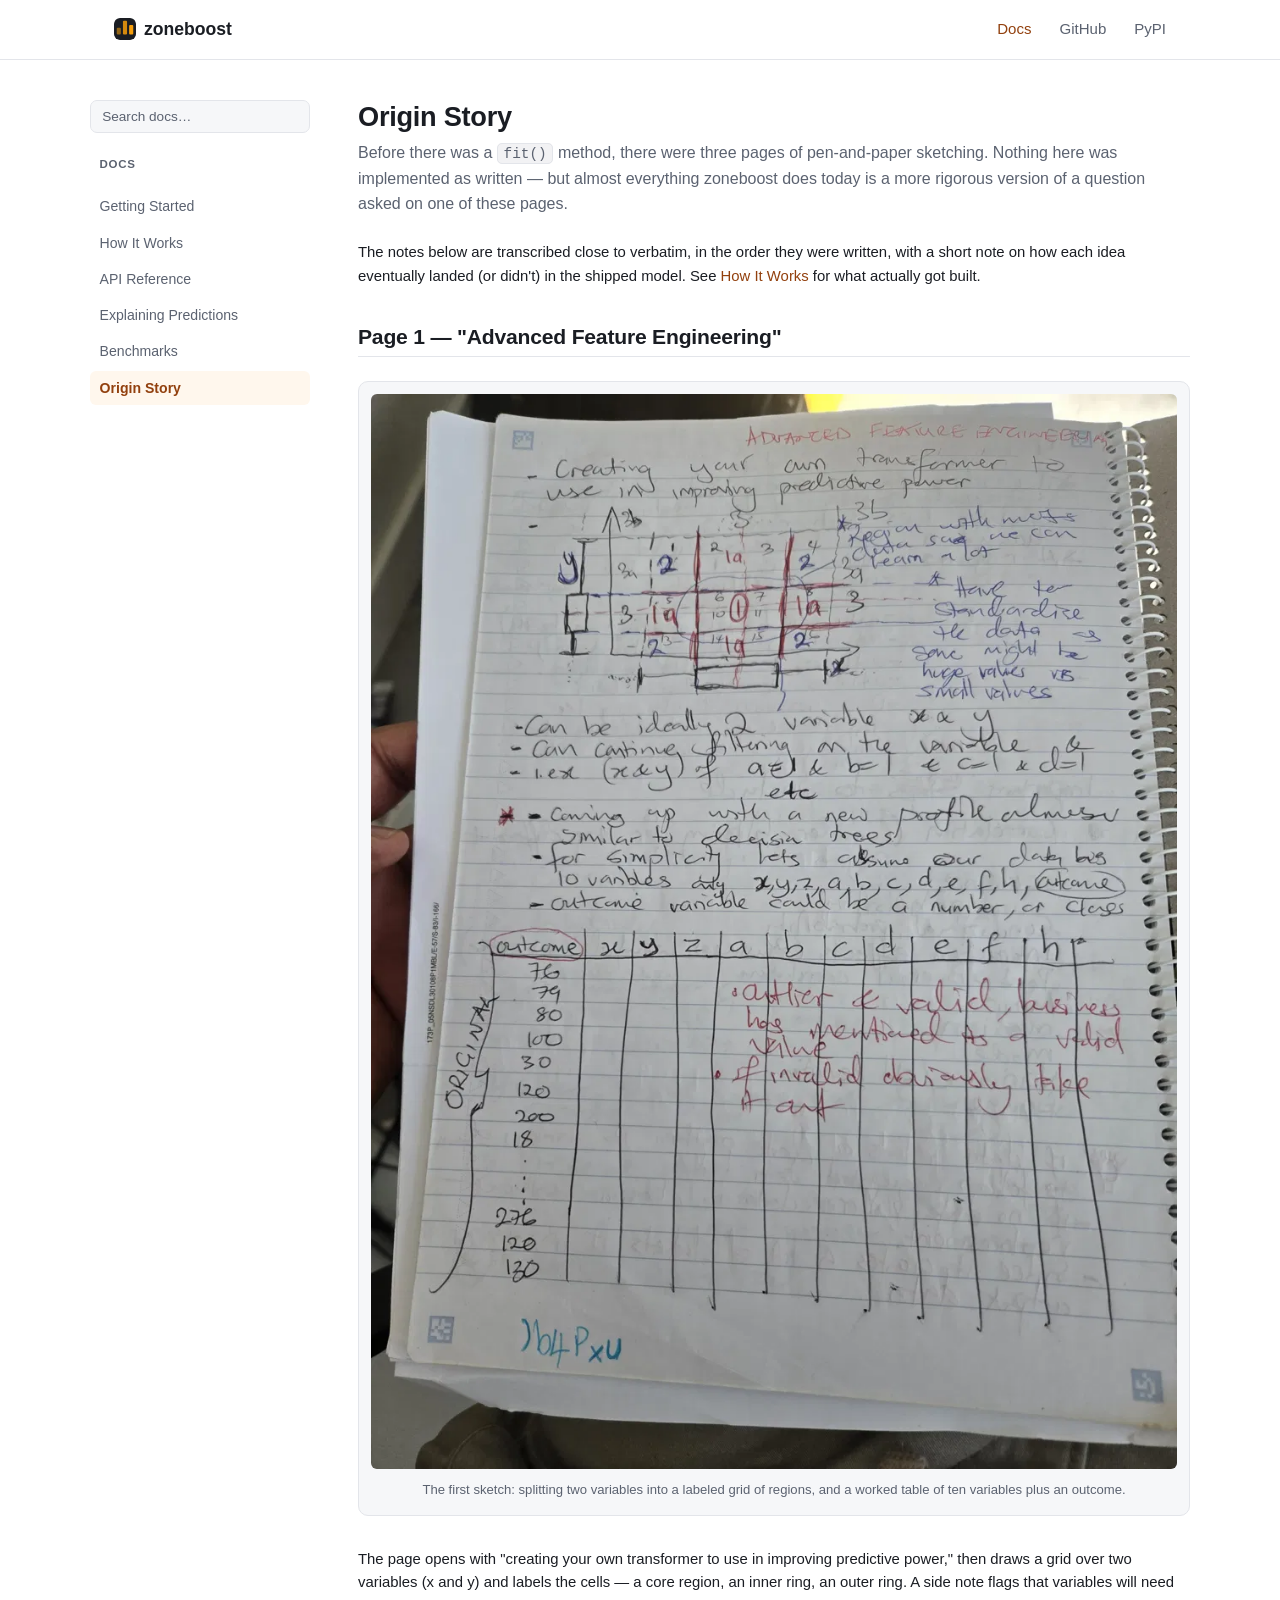
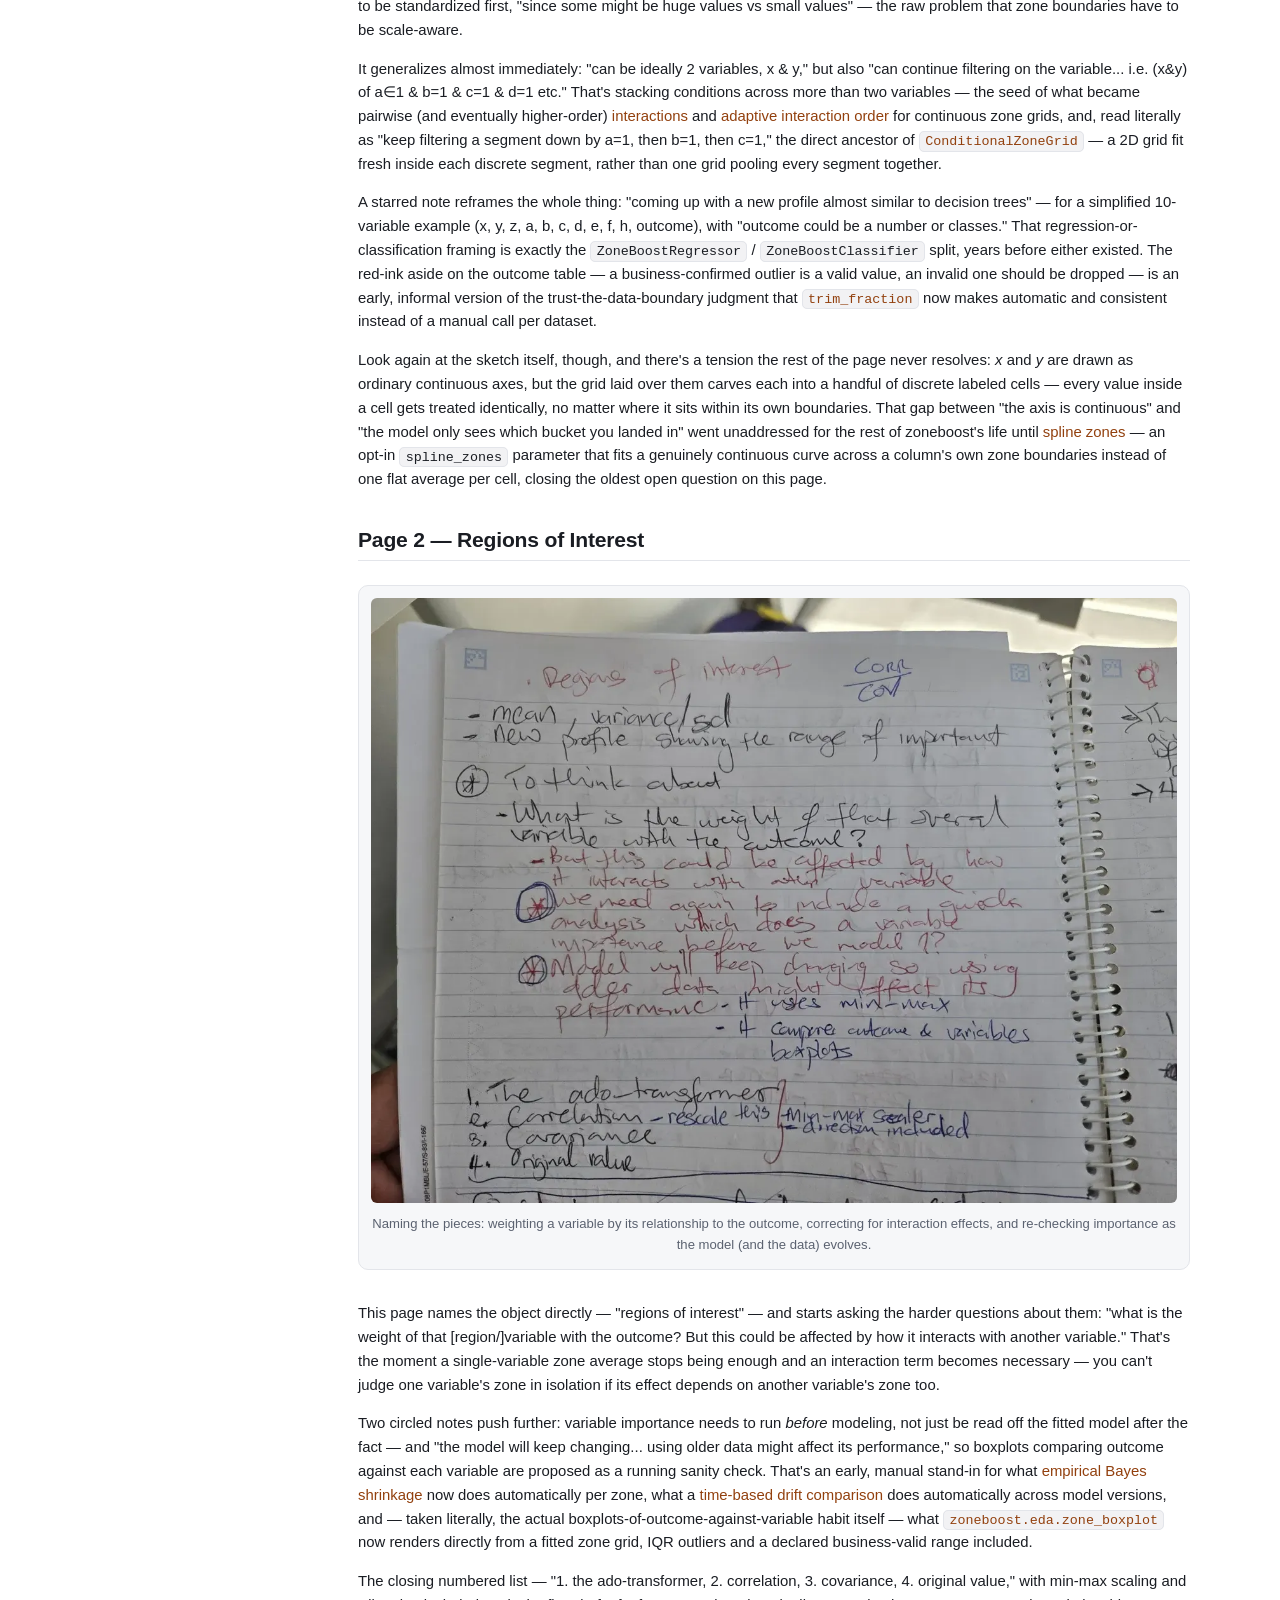
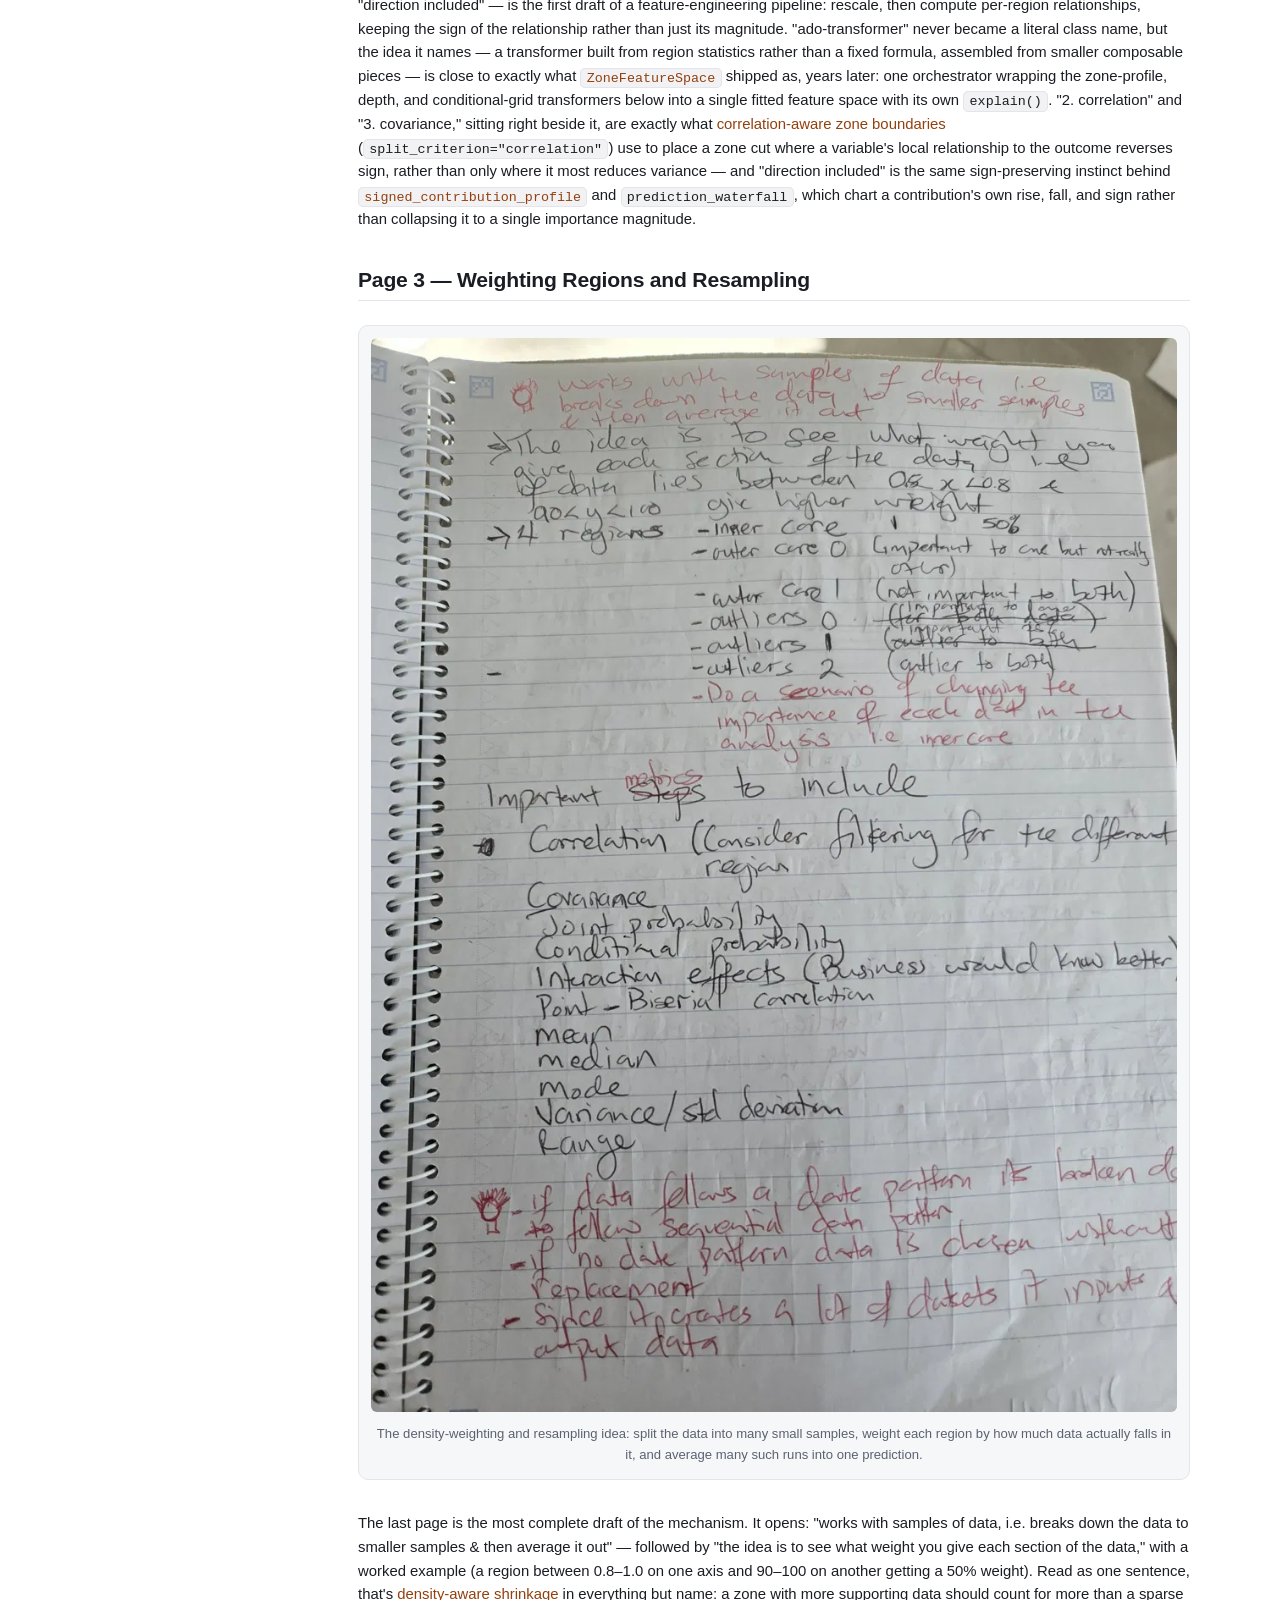
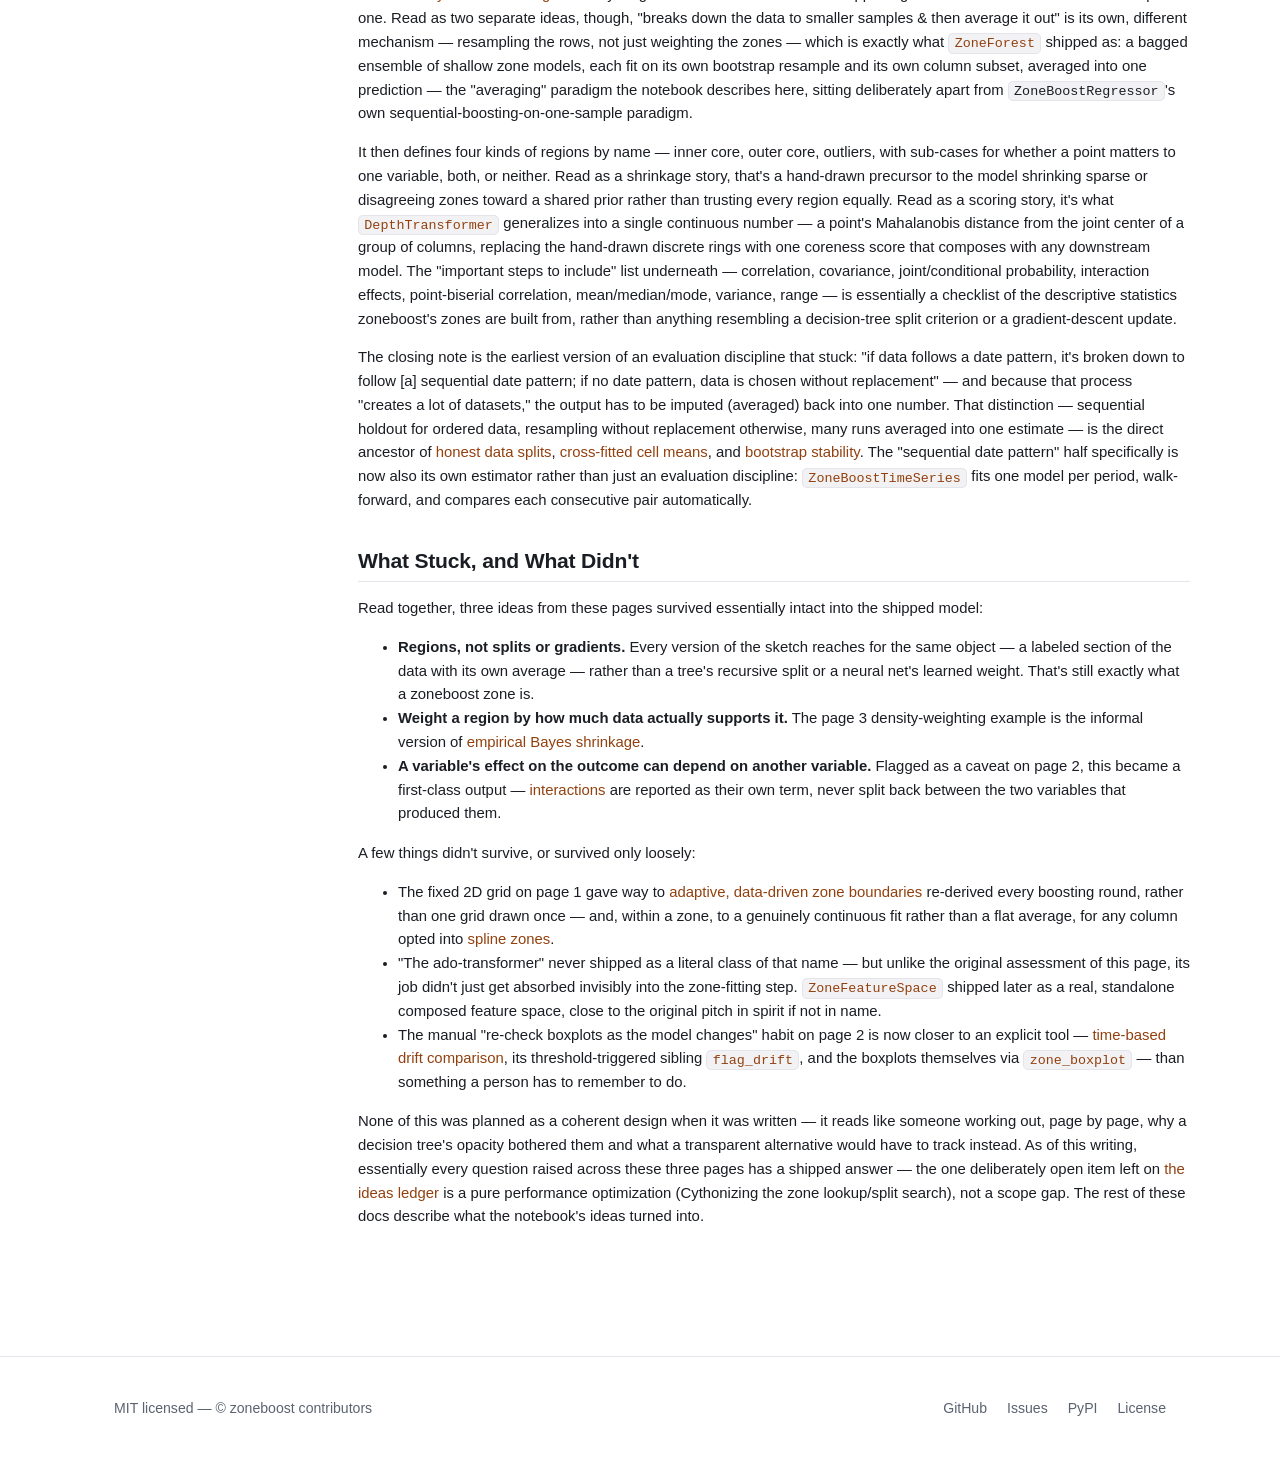
<file: docs/origin-story.html>
<!doctype html>
<html lang="en">
<head>
<meta charset="utf-8">
<meta name="viewport" content="width=device-width, initial-scale=1">
<title>Origin Story — zoneboost docs</title>
<meta name="description" content="The handwritten notebook pages that started zoneboost, and how each rough sketch maps onto the model that shipped.">
<link rel="icon" href="assets/favicon.svg" type="image/svg+xml">
<link rel="stylesheet" href="assets/style.css">
</head>
<body>

<header class="site-header">
  <div class="container">
    <a class="wordmark" href="index.html">
      <span class="mark"><img src="assets/favicon.svg" alt="" width="22" height="22"></span>
      zoneboost
    </a>
    <button class="nav-toggle" aria-label="Toggle navigation" aria-expanded="false">☰</button>
    <nav class="main-nav">
      <a href="getting-started.html" aria-current="page">Docs</a>
      <a href="https://github.com/stainaz/zoneboost">GitHub</a>
      <a href="https://pypi.org/project/zoneboost/">PyPI</a>
    </nav>
  </div>
</header>

<div class="docs-layout container">
  <button class="sidebar-toggle" aria-expanded="false">☰ Docs menu</button>
  <aside class="docs-sidebar">
    <div class="docs-search">
      <input type="text" placeholder="Search docs…" aria-label="Search docs" autocomplete="off">
      <div class="search-results"></div>
    </div>
    <p class="docs-nav-label">Docs</p>
    <nav>
      <a href="getting-started.html">Getting Started</a>
      <a href="how-it-works.html">How It Works</a>
      <a href="api-reference.html">API Reference</a>
      <a href="explaining-predictions.html">Explaining Predictions</a>
      <a href="benchmarks.html">Benchmarks</a>
      <a href="origin-story.html" aria-current="page">Origin Story</a>
    </nav>
  </aside>

  <article class="docs-content">
    <h1>Origin Story</h1>
    <p class="subtitle">Before there was a <code>fit()</code> method, there were three
    pages of pen-and-paper sketching. Nothing here was implemented as written — but
    almost everything zoneboost does today is a more rigorous version of a question
    asked on one of these pages.</p>

    <p>The notes below are transcribed close to verbatim, in the order they were
    written, with a short note on how each idea eventually landed (or didn't) in the
    shipped model. See <a href="how-it-works.html">How It Works</a> for what actually
    got built.</p>

    <h2 id="page-1">Page 1 — "Advanced Feature Engineering"</h2>
    <figure class="docs-figure">
      <img src="assets/origin-story/page-1.webp" alt="Handwritten notebook page titled Advanced Feature Engineering, sketching a 2D grid split into labeled regions (1a, 2, 3) along two variables x and y, with a note about standardizing data since some values may be large and others small. Below it, a table headed ORIGINAL lists an outcome column of raw numbers (76, 79, 80, 100, 30, 120, 200, 18, ..., 276, 120, 130) alongside ten variable columns x, y, z, a, b, c, d, e, f, h, with a red annotation distinguishing a valid outlier the business has confirmed from an invalid value that should be dropped.">
      <figcaption>The first sketch: splitting two variables into a labeled grid of
      regions, and a worked table of ten variables plus an outcome.</figcaption>
    </figure>
    <p>The page opens with "creating your own transformer to use in improving
    predictive power," then draws a grid over two variables (x and y) and labels the
    cells — a core region, an inner ring, an outer ring. A side note flags that
    variables will need to be standardized first, "since some might be huge values vs
    small values" — the raw problem that zone boundaries have to be scale-aware.</p>
    <p>It generalizes almost immediately: "can be ideally 2 variables, x & y," but
    also "can continue filtering on the variable... i.e. (x&y) of a∈1 & b=1 &
    c=1 & d=1 etc." That's stacking conditions across more than two variables — the
    seed of what became pairwise (and eventually higher-order) <a
    href="how-it-works.html#interactions">interactions</a> and <a
    href="how-it-works.html#adaptive-interaction-order">adaptive interaction
    order</a> for continuous zone grids, and, read literally as "keep filtering
    a segment down by a=1, then b=1, then c=1," the direct ancestor of <a
    href="how-it-works.html#conditional-zone-grid"><code>ConditionalZoneGrid</code></a> —
    a 2D grid fit fresh inside each discrete segment, rather than one grid pooling
    every segment together.</p>
    <p>A starred note reframes the whole thing: "coming up with a new profile almost
    similar to decision trees" — for a simplified 10-variable example (x, y, z, a, b,
    c, d, e, f, h, outcome), with "outcome could be a number or classes." That
    regression-or-classification framing is exactly the
    <code>ZoneBoostRegressor</code> / <code>ZoneBoostClassifier</code> split, years
    before either existed. The red-ink aside on the outcome table — a business-confirmed
    outlier is a valid value, an invalid one should be dropped — is an early, informal
    version of the trust-the-data-boundary judgment that <a
    href="how-it-works.html#robust-cell-statistics"><code>trim_fraction</code></a> now
    makes automatic and consistent instead of a manual call per dataset.</p>
    <p>Look again at the sketch itself, though, and there's a tension the rest of the
    page never resolves: <var>x</var> and <var>y</var> are drawn as ordinary
    continuous axes, but the grid laid over them carves each into a handful of
    discrete labeled cells — every value inside a cell gets treated identically, no
    matter where it sits within its own boundaries. That gap between "the axis is
    continuous" and "the model only sees which bucket you landed in" went unaddressed
    for the rest of zoneboost's life until <a
    href="how-it-works.html#spline-zones">spline zones</a> — an opt-in
    <code>spline_zones</code> parameter that fits a genuinely continuous curve across
    a column's own zone boundaries instead of one flat average per cell, closing the
    oldest open question on this page.</p>

    <h2 id="page-2">Page 2 — Regions of Interest</h2>
    <figure class="docs-figure">
      <img src="assets/origin-story/page-2.webp" alt="Handwritten notebook page headed Regions of interest, with CORR and COV written at top right. Notes list mean and variance/std, and a new profile showing the range of important values. A starred section asks what the weight of an overall variable is with the outcome, flags that this could be affected by how it interacts with other variables, argues for a quick variable-importance analysis before modeling, and notes the model will keep changing as older data affects performance, using min-max scaling and boxplots comparing outcome and variables. A numbered list at the bottom reads: 1. the ado-transformer, 2. correlation, 3. covariance, 4. original value, with a bracket noting rescaling via min-max scaler with direction included.">
      <figcaption>Naming the pieces: weighting a variable by its relationship to the
      outcome, correcting for interaction effects, and re-checking importance as the
      model (and the data) evolves.</figcaption>
    </figure>
    <p>This page names the object directly — "regions of interest" — and starts
    asking the harder questions about them: "what is the weight of that
    [region/]variable with the outcome? But this could be affected by how it interacts
    with another variable." That's the moment a single-variable zone average stops
    being enough and an interaction term becomes necessary — you can't judge one
    variable's zone in isolation if its effect depends on another variable's zone too.</p>
    <p>Two circled notes push further: variable importance needs to run <em>before</em>
    modeling, not just be read off the fitted model after the fact — and "the model
    will keep changing... using older data might affect its performance," so
    boxplots comparing outcome against each variable are proposed as a running sanity
    check. That's an early, manual stand-in for what
    <a href="how-it-works.html#empirical-bayes-shrinkage">empirical Bayes
    shrinkage</a> now does automatically per zone, what a <a
    href="explaining-predictions.html#time-based-drift-comparison">time-based drift
    comparison</a> does automatically across model versions, and — taken literally,
    the actual boxplots-of-outcome-against-variable habit itself — what <a
    href="how-it-works.html#zoneboost-eda"><code>zoneboost.eda.zone_boxplot</code></a>
    now renders directly from a fitted zone grid, IQR outliers and a declared
    business-valid range included.</p>
    <p>The closing numbered list — "1. the ado-transformer, 2. correlation, 3.
    covariance, 4. original value," with min-max scaling and "direction included" —
    is the first draft of a feature-engineering pipeline: rescale, then compute
    per-region relationships, keeping the sign of the relationship rather than just
    its magnitude. "ado-transformer" never became a literal class name, but the
    idea it names — a transformer built from region statistics rather than a fixed
    formula, assembled from smaller composable pieces — is close to exactly what <a
    href="how-it-works.html#zonefeaturespace"><code>ZoneFeatureSpace</code></a>
    shipped as, years later: one orchestrator wrapping the zone-profile, depth, and
    conditional-grid transformers below into a single fitted feature space with its
    own <code>explain()</code>. "2. correlation" and "3. covariance," sitting right
    beside it, are exactly what <a
    href="how-it-works.html#correlation-aware-zone-boundaries">correlation-aware zone
    boundaries</a> (<code>split_criterion="correlation"</code>) use to place a zone
    cut where a variable's local relationship to the outcome reverses sign, rather
    than only where it most reduces variance — and "direction included" is the same
    sign-preserving instinct behind <a
    href="how-it-works.html#zoneboost-eda"><code>signed_contribution_profile</code></a>
    and <code>prediction_waterfall</code>, which chart a contribution's own rise,
    fall, and sign rather than collapsing it to a single importance magnitude.</p>

    <h2 id="page-3">Page 3 — Weighting Regions and Resampling</h2>
    <figure class="docs-figure">
      <img src="assets/origin-story/page-3.webp" alt="Handwritten notebook page describing an approach that works with samples of data, breaking it down into smaller samples and averaging the results. It proposes weighting sections of the data by density, e.g. giving a region between 0.8 and 1.0 on one axis and 90 to 100 on another a higher weight such as 50 percent. It defines four kinds of regions: inner core, outer core (split into important-to-one and important-to-neither variants), and outliers (split into important-to-both, outlier-to-both, and further outlier variants), with a note to try changing the importance weighting of each region as a scenario. A list of important steps to include follows: correlation (filtered per region), covariance, joint probability, conditional probability, interaction effects, point-biserial correlation, mean, median, mode, variance/standard deviation, and range. A final note says that if the data follows a date pattern it should be broken down sequentially, and if not, it should be sampled without replacement, since generating many such datasets and averaging their output imputes the final prediction.">
      <figcaption>The density-weighting and resampling idea: split the data into many
      small samples, weight each region by how much data actually falls in it, and
      average many such runs into one prediction.</figcaption>
    </figure>
    <p>The last page is the most complete draft of the mechanism. It opens: "works
    with samples of data, i.e. breaks down the data to smaller samples & then
    average it out" — followed by "the idea is to see what weight you give each
    section of the data," with a worked example (a region between 0.8–1.0 on one
    axis and 90–100 on another getting a 50% weight). Read as one sentence, that's <a
    href="how-it-works.html#empirical-bayes-shrinkage">density-aware shrinkage</a> in
    everything but name: a zone with more supporting data should count for more than
    a sparse one. Read as two separate ideas, though, "breaks down the data to
    smaller samples & then average it out" is its own, different mechanism —
    resampling the rows, not just weighting the zones — which is exactly what <a
    href="how-it-works.html#zoneforest"><code>ZoneForest</code></a> shipped as: a
    bagged ensemble of shallow zone models, each fit on its own bootstrap resample
    and its own column subset, averaged into one prediction — the "averaging"
    paradigm the notebook describes here, sitting deliberately apart from
    <code>ZoneBoostRegressor</code>'s own sequential-boosting-on-one-sample
    paradigm.</p>
    <p>It then defines four kinds of regions by name — inner core, outer core,
    outliers, with sub-cases for whether a point matters to one variable, both, or
    neither. Read as a shrinkage story, that's a hand-drawn precursor to the model
    shrinking sparse or disagreeing zones toward a shared prior rather than trusting
    every region equally. Read as a scoring story, it's what <a
    href="how-it-works.html#depth-transformer"><code>DepthTransformer</code></a>
    generalizes into a single continuous number — a point's Mahalanobis distance
    from the joint center of a group of columns, replacing the hand-drawn discrete
    rings with one coreness score that composes with any downstream model. The
    "important steps to include" list underneath — correlation, covariance,
    joint/conditional probability, interaction effects, point-biserial correlation,
    mean/median/mode, variance, range — is essentially a checklist of the descriptive
    statistics zoneboost's zones are built from, rather than anything resembling a
    decision-tree split criterion or a gradient-descent update.</p>
    <p>The closing note is the earliest version of an evaluation discipline that
    stuck: "if data follows a date pattern, it's broken down to follow [a] sequential
    date pattern; if no date pattern, data is chosen without replacement" — and
    because that process "creates a lot of datasets," the output has to be imputed
    (averaged) back into one number. That distinction — sequential holdout for
    ordered data, resampling without replacement otherwise, many runs averaged into
    one estimate — is the direct ancestor of <a
    href="how-it-works.html#honest-data-splits">honest data splits</a>, <a
    href="how-it-works.html#cross-fitted-cell-means">cross-fitted cell means</a>, and
    <a href="explaining-predictions.html#bootstrap-stability">bootstrap
    stability</a>. The "sequential date pattern" half specifically is now also its
    own estimator rather than just an evaluation discipline: <a
    href="how-it-works.html#zoneboosttimeseries"><code>ZoneBoostTimeSeries</code></a>
    fits one model per period, walk-forward, and compares each consecutive pair
    automatically.</p>

    <h2 id="what-stuck">What Stuck, and What Didn't</h2>
    <p>Read together, three ideas from these pages survived essentially intact into
    the shipped model:</p>
    <ul>
      <li><strong>Regions, not splits or gradients.</strong> Every version of the
      sketch reaches for the same object — a labeled section of the data with its
      own average — rather than a tree's recursive split or a neural net's learned
      weight. That's still exactly what a zoneboost zone is.</li>
      <li><strong>Weight a region by how much data actually supports it.</strong> The
      page 3 density-weighting example is the informal version of <a
      href="how-it-works.html#empirical-bayes-shrinkage">empirical Bayes
      shrinkage</a>.</li>
      <li><strong>A variable's effect on the outcome can depend on another
      variable.</strong> Flagged as a caveat on page 2, this became a first-class
      output — <a href="how-it-works.html#interactions">interactions</a> are reported
      as their own term, never split back between the two variables that produced
      them.</li>
    </ul>
    <p>A few things didn't survive, or survived only loosely:</p>
    <ul>
      <li>The fixed 2D grid on page 1 gave way to <a
      href="how-it-works.html#continuous-vs-categorical">adaptive, data-driven zone
      boundaries</a> re-derived every boosting round, rather than one grid drawn
      once — and, within a zone, to a genuinely continuous fit rather than a flat
      average, for any column opted into <a
      href="how-it-works.html#spline-zones">spline zones</a>.</li>
      <li>"The ado-transformer" never shipped as a literal class of that name — but
      unlike the original assessment of this page, its job didn't just get absorbed
      invisibly into the zone-fitting step. <a
      href="how-it-works.html#zonefeaturespace"><code>ZoneFeatureSpace</code></a>
      shipped later as a real, standalone composed feature space, close to the
      original pitch in spirit if not in name.</li>
      <li>The manual "re-check boxplots as the model changes" habit on page 2 is now
      closer to an explicit tool — <a
      href="explaining-predictions.html#time-based-drift-comparison">time-based drift
      comparison</a>, its threshold-triggered sibling <a
      href="explaining-predictions.html#drift-threshold-monitor"><code>flag_drift</code></a>,
      and the boxplots themselves via <a
      href="how-it-works.html#zoneboost-eda"><code>zone_boxplot</code></a> — than
      something a person has to remember to do.</li>
    </ul>
    <p>None of this was planned as a coherent design when it was written — it reads
    like someone working out, page by page, why a decision tree's opacity bothered
    them and what a transparent alternative would have to track instead. As of this
    writing, essentially every question raised across these three pages has a shipped
    answer — the one deliberately open item left on <a
    href="https://github.com/stainaz/zoneboost/blob/main/IDEAS.md">the ideas
    ledger</a> is a pure performance optimization (Cythonizing the zone lookup/split
    search), not a scope gap. The rest of these docs describe what the notebook's
    ideas turned into.</p>
  </article>
</div>

<footer class="site-footer">
  <div class="container">
    <span>MIT licensed — © zoneboost contributors</span>
    <div class="footer-links">
      <a href="https://github.com/stainaz/zoneboost">GitHub</a>
      <a href="https://github.com/stainaz/zoneboost/issues">Issues</a>
      <a href="https://pypi.org/project/zoneboost/">PyPI</a>
      <a href="https://github.com/stainaz/zoneboost/blob/main/LICENSE">License</a>
    </div>
  </div>
</footer>

<script src="assets/script.js"></script>
</body>
</html>
</file>
<file: docs/assets/style.css>
/* zoneboost docs site — shared styles */

:root {
  --bg: #ffffff;
  --bg-subtle: #f6f7f9;
  --bg-code: #f2f2f4;
  --border: #e3e5ea;
  --text: #1a1d23;
  --text-muted: #5b6270;
  --accent: #b45309;
  --accent-strong: #92400e;
  --accent-bg: #fff7ed;
  --accent2: #0d9488;
  --shadow: 0 1px 2px rgba(20, 20, 20, 0.06), 0 8px 24px rgba(20, 20, 20, 0.05);
  --radius: 10px;
  --header-h: 60px;
  color-scheme: light;
}

@media (prefers-color-scheme: dark) {
  :root {
    --bg: #0f1115;
    --bg-subtle: #161920;
    --bg-code: #1a1d25;
    --border: #2a2e38;
    --text: #e7e9ec;
    --text-muted: #9aa1ac;
    --accent: #f59e0b;
    --accent-strong: #fbbf24;
    --accent-bg: rgba(245, 158, 11, 0.12);
    --accent2: #2dd4bf;
    --shadow: 0 1px 2px rgba(0, 0, 0, 0.3), 0 8px 24px rgba(0, 0, 0, 0.35);
    color-scheme: dark;
  }
}

* { box-sizing: border-box; }
html { scroll-behavior: smooth; }

body {
  margin: 0;
  background: var(--bg);
  color: var(--text);
  font-family: -apple-system, BlinkMacSystemFont, "Segoe UI", Roboto, Helvetica, Arial, sans-serif;
  line-height: 1.6;
  -webkit-font-smoothing: antialiased;
}

code, pre, .mono {
  font-family: ui-monospace, SFMono-Regular, "SF Mono", Menlo, Consolas, "Liberation Mono", monospace;
}

a { color: var(--accent-strong); text-decoration: none; }
a:hover { text-decoration: underline; }

h1, h2, h3, h4 { line-height: 1.25; font-weight: 650; letter-spacing: -0.01em; }
h2 { font-size: 1.65rem; margin-top: 2.5rem; }
h3 { font-size: 1.2rem; margin-top: 2rem; }

p { color: var(--text); }
.text-muted { color: var(--text-muted); }

.container {
  max-width: 1100px;
  margin: 0 auto;
  padding: 0 1.5rem;
}

/* ---------- header ---------- */

.site-header {
  position: sticky;
  top: 0;
  z-index: 50;
  height: var(--header-h);
  display: flex;
  align-items: center;
  background: var(--bg);
  background: color-mix(in srgb, var(--bg) 85%, transparent);
  backdrop-filter: saturate(180%) blur(10px);
  border-bottom: 1px solid var(--border);
}

.site-header .container {
  display: flex;
  align-items: center;
  justify-content: space-between;
  width: 100%;
}

.wordmark {
  display: flex;
  align-items: center;
  gap: 0.5rem;
  font-weight: 700;
  font-size: 1.1rem;
  color: var(--text);
}
.wordmark:hover { text-decoration: none; }
.wordmark .mark {
  width: 22px;
  height: 22px;
  border-radius: 6px;
  overflow: hidden;
  flex: none;
}
.wordmark .mark svg { display: block; width: 100%; height: 100%; }

.main-nav {
  display: flex;
  align-items: center;
  gap: 1.75rem;
}
.main-nav a {
  color: var(--text-muted);
  font-size: 0.94rem;
  font-weight: 500;
}
.main-nav a:hover, .main-nav a[aria-current="page"] { color: var(--text); text-decoration: none; }
.main-nav a[aria-current="page"] { color: var(--accent-strong); }

.nav-toggle {
  display: none;
  background: none;
  border: 1px solid var(--border);
  border-radius: 8px;
  color: var(--text);
  padding: 0.4rem 0.6rem;
  font-size: 1rem;
  cursor: pointer;
}

@media (max-width: 720px) {
  .nav-toggle { display: inline-flex; }
  .main-nav {
    position: absolute;
    top: var(--header-h);
    left: 0;
    right: 0;
    background: var(--bg);
    border-bottom: 1px solid var(--border);
    flex-direction: column;
    align-items: flex-start;
    gap: 0;
    padding: 0.5rem 1.5rem 1rem;
    display: none;
  }
  .main-nav.open { display: flex; }
  .main-nav a { padding: 0.6rem 0; width: 100%; }
}

/* ---------- buttons ---------- */

.btn {
  display: inline-flex;
  align-items: center;
  gap: 0.4rem;
  padding: 0.6rem 1.1rem;
  border-radius: 8px;
  font-weight: 600;
  font-size: 0.95rem;
  border: 1px solid transparent;
  cursor: pointer;
}
.btn-primary {
  background: var(--accent);
  color: #fff;
}
.btn-primary:hover { background: var(--accent-strong); text-decoration: none; }
.btn-ghost {
  background: transparent;
  border-color: var(--border);
  color: var(--text);
}
.btn-ghost:hover { border-color: var(--accent); text-decoration: none; }

/* ---------- hero ---------- */

.hero {
  display: grid;
  grid-template-columns: 1.1fr 0.9fr;
  gap: 3rem;
  align-items: center;
  padding: 4.5rem 0 3.5rem;
}
@media (max-width: 860px) {
  .hero { grid-template-columns: 1fr; padding: 2.5rem 0 1rem; }
}

.eyebrow {
  display: inline-block;
  font-size: 0.78rem;
  font-weight: 700;
  letter-spacing: 0.06em;
  text-transform: uppercase;
  color: var(--accent-strong);
  background: var(--accent-bg);
  padding: 0.3rem 0.65rem;
  border-radius: 999px;
  margin: 0 0 1rem;
}

.hero h1 {
  font-size: clamp(2rem, 4vw, 2.85rem);
  margin: 0 0 1rem;
}

.lede {
  font-size: 1.08rem;
  color: var(--text-muted);
  max-width: 46ch;
}

.hero-actions {
  display: flex;
  gap: 0.75rem;
  margin: 1.75rem 0 1.25rem;
  flex-wrap: wrap;
}

.install-line {
  display: inline-flex;
  align-items: center;
  gap: 0.6rem;
  background: var(--bg-code);
  border: 1px solid var(--border);
  border-radius: 8px;
  padding: 0.55rem 0.6rem 0.55rem 1rem;
}
.install-line code { font-size: 0.92rem; }

.hero-visual { display: flex; flex-direction: column; align-items: center; gap: 0.85rem; }
.hero-visual svg { width: 100%; max-width: 400px; height: auto; }
.hero-visual figcaption { color: var(--text-muted); font-size: 0.82rem; text-align: center; max-width: 32ch; margin: 0; }

.zbar-card { fill: var(--bg-subtle); stroke: var(--border); }
.zbar-boundary { stroke: var(--border); stroke-dasharray: 3 4; }
.zbar-axis { stroke: var(--text-muted); opacity: 0.6; }
.zbar-dot-a { fill: var(--accent); opacity: 0.85; }
.zbar-dot-b { fill: var(--accent2); opacity: 0.85; }
.zbar-avg { stroke: var(--accent-strong); stroke-width: 3; stroke-linecap: round; }

/* ---------- sections / cards ---------- */

section { padding: 2.5rem 0; }

.features {
  display: grid;
  grid-template-columns: repeat(3, 1fr);
  gap: 1.25rem;
}
@media (max-width: 860px) { .features { grid-template-columns: repeat(2, 1fr); } }
@media (max-width: 600px) { .features { grid-template-columns: 1fr; } }

.card {
  background: var(--bg-subtle);
  border: 1px solid var(--border);
  border-radius: var(--radius);
  padding: 1.35rem 1.4rem;
}
.card h3 { margin-top: 0; font-size: 1.05rem; }
.card p { color: var(--text-muted); font-size: 0.94rem; margin-bottom: 0; }

.two-col {
  display: grid;
  grid-template-columns: 1fr 1fr;
  gap: 1.25rem;
}
@media (max-width: 800px) { .two-col { grid-template-columns: 1fr; } }
.two-col h3 { margin-top: 0; }

.cta {
  text-align: center;
  background: var(--bg-subtle);
  border: 1px solid var(--border);
  border-radius: var(--radius);
  padding: 3rem 1.5rem;
  margin: 2rem 0;
}
.cta h2 { margin-top: 0; }

/* ---------- code blocks ---------- */

pre {
  position: relative;
  background: var(--bg-code);
  border: 1px solid var(--border);
  border-radius: var(--radius);
  padding: 1rem 1.1rem;
  overflow-x: auto;
  font-size: 0.88rem;
}
pre code { background: none; padding: 0; }
:not(pre) > code {
  background: var(--bg-code);
  border: 1px solid var(--border);
  border-radius: 5px;
  padding: 0.12em 0.4em;
  font-size: 0.9em;
}

.copy-btn {
  position: absolute;
  top: 0.55rem;
  right: 0.55rem;
  font-size: 0.72rem;
  font-weight: 600;
  color: var(--text-muted);
  background: var(--bg);
  border: 1px solid var(--border);
  border-radius: 6px;
  padding: 0.25rem 0.55rem;
  cursor: pointer;
  opacity: 0.85;
}
.copy-btn:hover { opacity: 1; border-color: var(--accent); color: var(--text); }
.install-line .copy-btn { position: static; }

/* ---------- tables ---------- */

table {
  width: 100%;
  border-collapse: collapse;
  font-size: 0.92rem;
  margin: 1rem 0 1.5rem;
}
th, td {
  text-align: left;
  padding: 0.6rem 0.75rem;
  border-bottom: 1px solid var(--border);
  vertical-align: top;
}
th { color: var(--text-muted); font-weight: 600; font-size: 0.82rem; text-transform: uppercase; letter-spacing: 0.03em; }
td code { white-space: nowrap; }

/* ---------- docs layout ---------- */

.docs-layout {
  display: grid;
  grid-template-columns: 220px 1fr;
  gap: 3rem;
  padding: 2.5rem 0 4rem;
  align-items: start;
}
@media (max-width: 860px) {
  .docs-layout { grid-template-columns: 1fr; }
}

.docs-sidebar {
  position: sticky;
  top: calc(var(--header-h) + 1.5rem);
  font-size: 0.9rem;
}
.docs-sidebar nav { display: flex; flex-direction: column; gap: 0.1rem; }
.docs-sidebar a {
  color: var(--text-muted);
  font-size: 0.88rem;
  padding: 0.38rem 0.6rem;
  border-radius: 6px;
}
.docs-sidebar a:hover { background: var(--bg-subtle); text-decoration: none; }
.docs-sidebar a[aria-current="page"] {
  color: var(--accent-strong);
  background: var(--accent-bg);
  font-weight: 600;
}
.docs-nav-label {
  font-size: 0.72rem;
  font-weight: 700;
  text-transform: uppercase;
  letter-spacing: 0.06em;
  color: var(--text-muted);
  padding: 0.35rem 0.6rem 0.3rem;
  margin-top: 0.75rem;
}
.docs-nav-label:first-child { margin-top: 0; }

/* ---------- docs search ---------- */

.docs-search {
  position: relative;
  margin-bottom: 1rem;
}
.docs-search input {
  width: 100%;
  padding: 0.5rem 0.7rem;
  font-size: 0.85rem;
  color: var(--text);
  background: var(--bg-subtle);
  border: 1px solid var(--border);
  border-radius: 7px;
  outline: none;
}
.docs-search input:focus { border-color: var(--accent); }
.docs-search input::placeholder { color: var(--text-muted); }

.search-results {
  position: absolute;
  top: calc(100% + 0.4rem);
  left: 0;
  right: 0;
  z-index: 40;
  background: var(--bg);
  border: 1px solid var(--border);
  border-radius: 8px;
  box-shadow: var(--shadow);
  max-height: 320px;
  overflow-y: auto;
  display: none;
}
.search-results.open { display: block; }
.search-results a {
  display: block;
  padding: 0.5rem 0.7rem;
  border-bottom: 1px solid var(--border);
  color: var(--text);
}
.search-results a:last-child { border-bottom: none; }
.search-results a:hover, .search-results a.active { background: var(--bg-subtle); text-decoration: none; }
.search-results .result-title { font-size: 0.85rem; font-weight: 600; }
.search-results .result-crumb { font-size: 0.74rem; color: var(--text-muted); }
.search-results .no-results { padding: 0.7rem; font-size: 0.82rem; color: var(--text-muted); }

.sidebar-toggle {
  display: none;
  align-items: center;
  gap: 0.5rem;
  width: 100%;
  margin-bottom: 1rem;
  background: var(--bg-subtle);
  border: 1px solid var(--border);
  border-radius: 8px;
  padding: 0.6rem 0.85rem;
  color: var(--text);
  font-weight: 600;
  font-size: 0.9rem;
  cursor: pointer;
}
@media (max-width: 860px) {
  .sidebar-toggle { display: flex; }
  .docs-sidebar { display: none; position: static; }
  .docs-sidebar.open { display: block; margin-bottom: 1.5rem; }
}

.docs-content { min-width: 0; font-size: 0.96rem; }
.docs-content > *:first-child { margin-top: 0; }
.docs-content h1 { font-size: 1.7rem; margin: 0 0 0.35rem; }
.docs-content .subtitle { color: var(--text-muted); font-size: 1rem; margin: 0 0 1.5rem; }
.docs-content h2 {
  font-size: 1.32rem;
  margin: 2.2rem 0 0.75rem;
  padding-bottom: 0.4rem;
  border-bottom: 1px solid var(--border);
}
.docs-content h3 { font-size: 1.02rem; margin: 1.6rem 0 0.5rem; }
.docs-content p, .docs-content li { font-size: 0.93rem; }
.docs-content table { font-size: 0.86rem; }
.docs-content pre { font-size: 0.84rem; }

.docs-figure {
  margin: 1.5rem 0 2rem;
  padding: 0.75rem;
  background: var(--bg-subtle);
  border: 1px solid var(--border);
  border-radius: var(--radius);
}
.docs-figure img { display: block; width: 100%; height: auto; border-radius: 6px; }
.docs-figure figcaption {
  color: var(--text-muted);
  font-size: 0.82rem;
  text-align: center;
  margin: 0.65rem 0 0.15rem;
}

.note {
  border-left: 3px solid var(--accent);
  background: var(--accent-bg);
  padding: 0.85rem 1.1rem;
  border-radius: 0 8px 8px 0;
  font-size: 0.94rem;
  margin: 1.25rem 0;
}

/* ---------- footer ---------- */

.site-footer {
  border-top: 1px solid var(--border);
  padding: 2.5rem 0;
  margin-top: 3rem;
}
.site-footer .container {
  display: flex;
  flex-wrap: wrap;
  gap: 1rem 2rem;
  align-items: center;
  justify-content: space-between;
  color: var(--text-muted);
  font-size: 0.88rem;
}
.site-footer a { color: var(--text-muted); }
.footer-links { display: flex; gap: 1.25rem; flex-wrap: wrap; }
</file>
